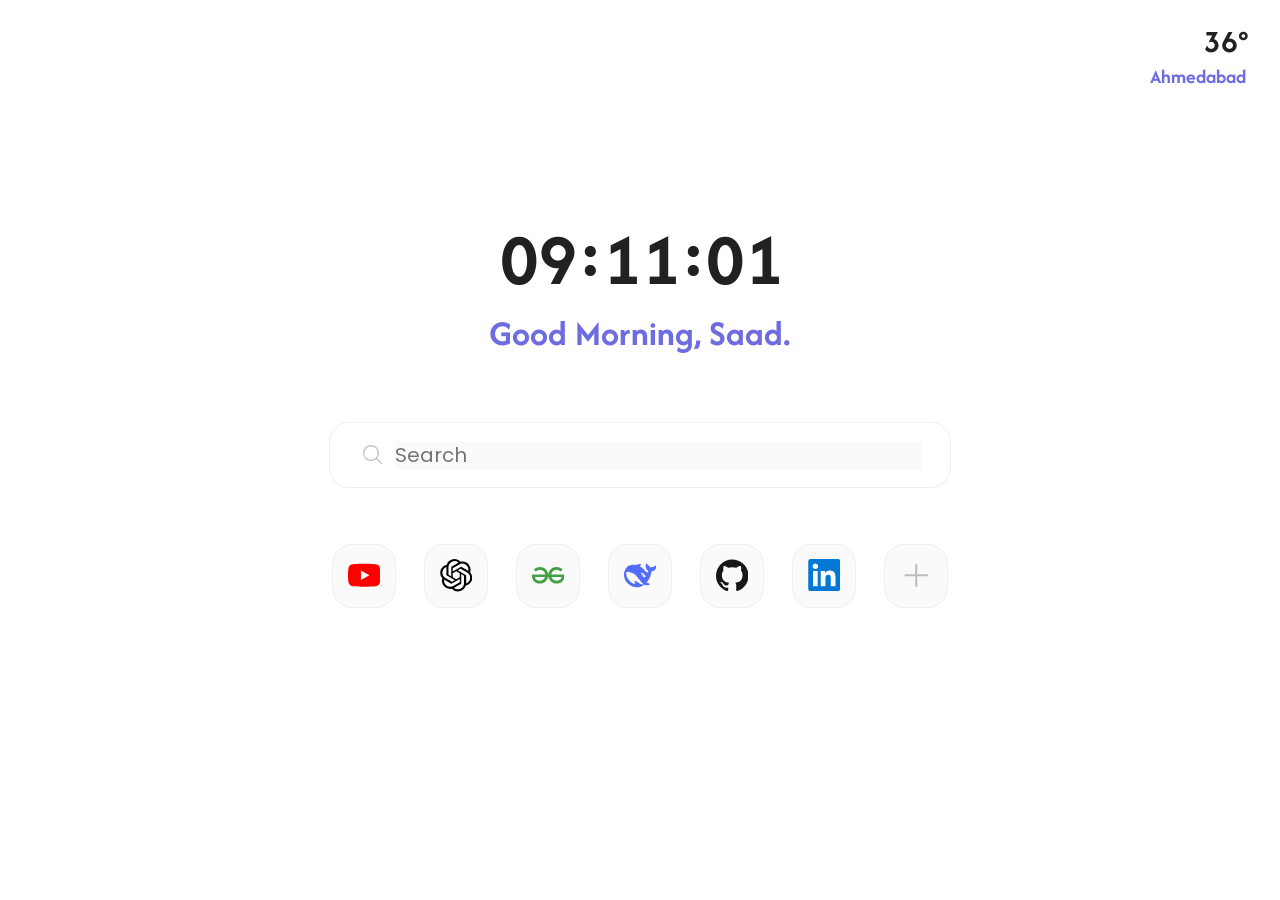
<file: ORIS/HomeWork4/Static/index.html>
<!DOCTYPE html>
    <html lang="en">
        <head>
            <meta charset="UTF-8">
            <link rel="preconnect" href="https://fonts.googleapis.com">
            <link rel="preconnect" href="https://fonts.gstatic.com" crossorigin>
            <link href="https://fonts.googleapis.com/css2?family=Afacad:ital,wght@0,400..700;1,400..700&family=Poppins:ital,wght@0,100;0,200;0,300;0,400;0,500;0,600;0,700;0,800;0,900;1,100;1,200;1,300;1,400;1,500;1,600;1,700;1,800;1,900&display=swap" rel="stylesheet">
        </head>

        <style>
            *{
                box-sizing: border-box;
                margin: 0;
                padding: 0;
            }

            .page-container{

                width: min(100% - 2rem, 1716px);
                height: min(100% - 2rem, 723px);


                display: flex;
                flex-direction: column;
                align-items: center;

                margin: 20px auto;
            }


            .header-main{

                width: min(100% - 2rem, 1658px);
                height: 70px;

                display: flex;
                flex-direction: column;
                align-items: flex-end;
            }

            #header-info-weather{
                width: 44px;
                height: 43px;

                font-family: "Afacad" , sans-serif;
                font-size: 32px;
                font-weight: bold;
                color: #212121;
            }

            #header-info-city{
                width: 98px;
                height: 27px;

                font-family: "Afacad" , sans-serif;
                font-size: 20px;
                font-weight: bold;
                color: #6E6CDF;
            }


            .main-blocks{
                width: min(100% - 2rem, 1716px);
                height: 398px;

                display: flex;
                flex-direction: column;
                align-items: center;

                margin-top: clamp(50px, 13.3vh, 255px);
            }

            .main-head{
                width: 100%;
                height: 157px;

                display: flex;
                flex-direction: column;
                align-items: center;
            }

            #main-info-time
            {
                width: 281px;
                height: 99px;

                font-family: "Afacad" , sans-serif;
                font-size: 74px;
                font-weight: bold;
                color: #212121;
            }

            #main-hello{
                width: fit-content;
                height: 48px;

                font-family: "Afacad" , sans-serif;
                font-size: 36px;
                font-weight: bold;
                color: #6E6CDF;
            }

            .main-botton{
                width: 622px;
                height: 186px;

                display: flex;
                flex-direction: column;
                align-items: center;

                margin-top: 56px;
                gap: 56px;
            }

            #main-botton-search{
                width: 100%;
                height: 66px;

                display: flex;
                align-items: center;

                gap: 9px;
                padding: 19px 28px 19px 28px;

                border-radius: 20px;
                border: 1.16px solid #EEEEEE;
            }

            #main-botton-search-icon-div{
                width: 28px;
                height: 28px;
                display: flex;

                align-items: center;
                justify-content: center;
            }

            #icon-search{
                width: 19px;
                height: 19px;
                fill: #BDBDBD;
            }

            #input-search{
                flex: 1;
                height: 28px;

                display: flex;
                align-items: center;

                font-family: "Poppins" , sans-serif;
                font-size: 20px;
                font-weight: normal;

                color: #9E9E9E;
                background-color: #FAFAFA;
                border: none;
            }

            #input-search:focus{
                color: #212121;
                outline: none;
            }

            .main-botton-pinnedbottom{
                width: 100%;

                display: flex;
                align-items: center;
                justify-content: center;

                gap: 28px;

            }

            .dashboard-pinnedbottom{
                width: 64px;
                height: 64px;
                
                cursor: pointer;
                
                display: flex;
                justify-content: center;
                align-items: center;

                border-radius: 20px;
                border: 1.16px solid #EEEEEE;
                background-color: #FAFAFA;
            }

            .dashboard-pinnedbottom svg{
                width: 32.5px;
                height: 32.5px;
            }

        </style>

        <body>

            <div class="page-container">
                <header class="header-main">

                    <div id="header-info-weather">
                        36°
                    </div>
                    <div id="header-info-city">
                        Ahmedabad
                    </div>

                </header>

                <main class="main-blocks">

                    <div class="main-head">
                        <div id="main-info-time">
                            09:11:01
                        </div>

                        <div id="main-hello">
                            Good Morning, Saad.
                        </div>
                    </div>

                    <div class="main-botton">

                        <div id="main-botton-search">

                            <div id="main-botton-search-icon-div">
                                <svg id="icon-search"
                                    xmlns="http://www.w3.org/2000/svg"
                                    viewBox="-0.04 0 31.793 31.793">

                                    <g transform="translate(-609.503 -130.759)">
                                        <path d="M622.914,132.759a11.41,11.41,0,1,1-11.411,11.41,11.424,11.424,0,0,1,11.411-11.41m0-2a13.41,13.41,0,1,0,13.41,13.41,13.41,13.41,0,0,0-13.41-13.41Z"/>

                                        <path d="M640.208,162.552a1,1,0,0,1-.707-.292L631.64,154.4a1,1,0,1,1,1.414-1.414l7.861,7.86a1,1,0,0,1-.707,1.707Z"/>
                                    </g>
                                </svg>
                            </div>

                            <input
                                id="input-search"
                                type="text"
                                placeholder="Search">
                        </div>

                        <div class="main-botton-pinnedbottom">

                            <button type = "button" class="dashboard-pinnedbottom" aria-label="YouTube">
                                <svg id="icon-youtube"
                                        viewBox="0 0 24 24"
                                        xmlns="http://www.w3.org/2000/svg">
                                    <path d="M23.498 6.186a3.016 3.016 0 0 0-2.122-2.136C19.505 3.545 12 3.545 12 3.545s-7.505 0-9.377.505A3.017 3.017 0 0 0 .502 6.186C0 8.07 0 12 0 12s0 3.93.502 5.814a3.016 3.016 0 0 0 2.122 2.136c1.871.505 9.376.505 9.376.505s7.505 0 9.377-.505a3.015 3.015 0 0 0 2.122-2.136C24 15.93 24 12 24 12s0-3.93-.502-5.814zM9.545 15.568V8.432L15.818 12l-6.273 3.568z" fill="#FF0000"/>
                                </svg>
                            </button>

                            <button type = "button" class="dashboard-pinnedbottom" aria-label="ChatGPT">
                                <svg id="icon-chatgpt"
                                     viewBox="0 0 256 260"
                                     xmlns="http://www.w3.org/2000/svg">
                                    <path d="M239.184 106.203a64.716 64.716 0 0 0-5.576-53.103C219.452 28.459 191 15.784 163.213 21.74A65.586 65.586 0 0 0 52.096 45.22a64.716 64.716 0 0 0-43.23 31.36c-14.31 24.602-11.061 55.634 8.033 76.74a64.665 64.665 0 0 0 5.525 53.102c14.174 24.65 42.644 37.324 70.446 31.36a64.72 64.72 0 0 0 48.754 21.744c28.481.025 53.714-18.361 62.414-45.481a64.767 64.767 0 0 0 43.229-31.36c14.137-24.558 10.875-55.423-8.083-76.483Zm-97.56 136.338a48.397 48.397 0 0 1-31.105-11.255l1.535-.87 51.67-29.825a8.595 8.595 0 0 0 4.247-7.367v-72.85l21.845 12.636c.218.111.37.32.409.563v60.367c-.056 26.818-21.783 48.545-48.601 48.601Zm-104.466-44.61a48.345 48.345 0 0 1-5.781-32.589l1.534.921 51.722 29.826a8.339 8.339 0 0 0 8.441 0l63.181-36.425v25.221a.87.87 0 0 1-.358.665l-52.335 30.184c-23.257 13.398-52.97 5.431-66.404-17.803ZM23.549 85.38a48.499 48.499 0 0 1 25.58-21.333v61.39a8.288 8.288 0 0 0 4.195 7.316l62.874 36.272-21.845 12.636a.819.819 0 0 1-.767 0L41.353 151.53c-23.211-13.454-31.171-43.144-17.804-66.405v.256Zm179.466 41.695-63.08-36.63L161.73 77.86a.819.819 0 0 1 .768 0l52.233 30.184a48.6 48.6 0 0 1-7.316 87.635v-61.391a8.544 8.544 0 0 0-4.4-7.213Zm21.742-32.69-1.535-.922-51.619-30.081a8.39 8.39 0 0 0-8.492 0L99.98 99.808V74.587a.716.716 0 0 1 .307-.665l52.233-30.133a48.652 48.652 0 0 1 72.236 50.391v.205ZM88.061 139.097l-21.845-12.585a.87.87 0 0 1-.41-.614V65.685a48.652 48.652 0 0 1 79.757-37.346l-1.535.87-51.67 29.825a8.595 8.595 0 0 0-4.246 7.367l-.051 72.697Zm11.868-25.58 28.138-16.217 28.188 16.218v32.434l-28.086 16.218-28.188-16.218-.052-32.434Z"/>
                                </svg>
                            </button>

                            <button type = "button" class="dashboard-pinnedbottom" aria-label="GeeksforGeeks">
                                <svg id="icon-geeksforgeeks"
                                     viewBox="0 0 24 24"
                                     xmlns="http://www.w3.org/2000/svg">
                                    <path d="M21.45 14.315c-.143.28-.334.532-.565.745a3.691 3.691 0 0 1-1.104.695 4.51 4.51 0 0 1-3.116-.016 3.79 3.79 0 0 1-2.135-2.078 3.571 3.571 0 0 1-.13-.353h7.418a4.26 4.26 0 0 1-.368 1.008zm-11.99-.654a3.793 3.793 0 0 1-2.134 2.078 4.51 4.51 0 0 1-3.117.016 3.7 3.7 0 0 1-1.104-.695 2.652 2.652 0 0 1-.564-.745 4.221 4.221 0 0 1-.368-1.006H9.59c-.038.12-.08.238-.13.352zm14.501-1.758a3.849 3.849 0 0 0-.082-.475l-9.634-.008a3.932 3.932 0 0 1 1.143-2.348c.363-.35.79-.625 1.26-.809a3.97 3.97 0 0 1 4.484.957l1.521-1.49a5.7 5.7 0 0 0-1.922-1.357 6.283 6.283 0 0 0-2.544-.49 6.35 6.35 0 0 0-2.405.457 6.007 6.007 0 0 0-1.963 1.276 6.142 6.142 0 0 0-1.325 1.94 5.862 5.862 0 0 0-.466 1.864h-.063a5.857 5.857 0 0 0-.467-1.865 6.13 6.13 0 0 0-1.325-1.939A6 6 0 0 0 8.21 6.34a6.698 6.698 0 0 0-4.949.031A5.708 5.708 0 0 0 1.34 7.73l1.52 1.49a4.166 4.166 0 0 1 4.484-.958c.47.184.898.46 1.26.81.368.36.66.792.859 1.268.146.344.242.708.285 1.08l-9.635.008A4.714 4.714 0 0 0 0 12.457a6.493 6.493 0 0 0 .345 2.127 4.927 4.927 0 0 0 1.08 1.783c.528.56 1.17 1 1.88 1.293a6.454 6.454 0 0 0 2.504.457c.824.005 1.64-.15 2.404-.457a5.986 5.986 0 0 0 1.964-1.277 6.116 6.116 0 0 0 1.686-3.076h.273a6.13 6.13 0 0 0 1.686 3.077 5.99 5.99 0 0 0 1.964 1.276 6.345 6.345 0 0 0 2.405.457 6.45 6.45 0 0 0 2.502-.457 5.42 5.42 0 0 0 1.882-1.293 4.928 4.928 0 0 0 1.08-1.783A6.52 6.52 0 0 0 24 12.457a4.757 4.757 0 0 0-.039-.554z" fill="#43A047"/>
                                </svg>
                            </button>

                            <button type = "button" class="dashboard-pinnedbottom" aria-label="DeepSeek">
                                <svg id="icon-deepseek"
                                     viewBox="0 0 24 24"
                                     xmlns="http://www.w3.org/2000/svg">
                                    <path d="M23.748 4.651c-.254-.124-.364.113-.512.233-.051.04-.094.09-.137.137-.372.397-.806.657-1.373.626-.829-.046-1.537.214-2.163.848-.133-.782-.575-1.248-1.247-1.548-.352-.155-.708-.311-.955-.65-.172-.24-.219-.509-.305-.774-.055-.16-.11-.323-.293-.35-.2-.031-.278.136-.356.276-.313.572-.434 1.202-.422 1.84.027 1.436.633 2.58 1.838 3.393.137.094.172.187.129.323-.082.28-.18.553-.266.833-.055.179-.137.218-.328.14a5.5 5.5 0 0 1-1.737-1.179c-.857-.828-1.631-1.743-2.597-2.46a12 12 0 0 0-.689-.47c-.985-.957.13-1.743.387-1.836.27-.098.094-.433-.778-.428-.872.003-1.67.295-2.687.685a3 3 0 0 1-.465.136 9.6 9.6 0 0 0-2.883-.101c-1.885.21-3.39 1.1-4.497 2.622C.082 8.776-.231 10.854.152 13.02c.403 2.284 1.568 4.175 3.36 5.653 1.857 1.533 3.997 2.284 6.438 2.14 1.482-.085 3.132-.284 4.994-1.86.47.234.962.328 1.78.398.629.058 1.235-.031 1.705-.129.735-.155.684-.836.418-.961-2.155-1.004-1.682-.595-2.112-.926 1.095-1.295 2.768-3.598 3.284-6.733.05-.346.115-.834.108-1.114-.004-.171.035-.238.23-.257a4.2 4.2 0 0 0 1.545-.475c1.397-.763 1.96-2.016 2.093-3.517.02-.23-.004-.467-.247-.588M11.58 18.168c-2.088-1.642-3.101-2.183-3.52-2.16-.39.024-.32.472-.234.763.09.288.207.487.371.74.114.167.192.416-.113.603-.673.416-1.842-.14-1.897-.168-1.361-.801-2.5-1.86-3.301-3.306-.775-1.393-1.225-2.888-1.299-4.482-.02-.385.094-.522.477-.592a4.7 4.7 0 0 1 1.53-.038c2.131.311 3.946 1.264 5.467 2.774.868.86 1.525 1.887 2.202 2.89.72 1.066 1.494 2.082 2.48 2.915.348.291.626.513.892.677-.802.09-2.14.109-3.055-.615zm1.001-6.44a.306.306 0 0 1 .415-.287.3.3 0 0 1 .113.074.3.3 0 0 1 .086.214c0 .17-.136.307-.308.307a.303.303 0 0 1-.306-.307m3.11 1.596c-.2.081-.4.151-.591.16a1.25 1.25 0 0 1-.798-.254c-.274-.23-.47-.358-.551-.758a1.7 1.7 0 0 1 .015-.588c.07-.327-.007-.537-.238-.727-.188-.156-.426-.199-.689-.199a.6.6 0 0 1-.254-.078.253.253 0 0 1-.114-.358 1 1 0 0 1 .192-.21c.356-.202.767-.136 1.146.016.352.144.618.408 1.001.782.392.451.462.576.685.915.176.264.336.536.446.848.066.194-.02.353-.25.45" fill="#536DFE"/>
                                </svg>
                            </button>

                            <button type = "button" class="dashboard-pinnedbottom" aria-label="GitHub">
                                <svg id = "icon-github"
                                     viewBox="0 0 24 24"
                                     xmlns="http://www.w3.org/2000/svg">
                                    <path d="M12 .297c-6.63 0-12 5.373-12 12 0 5.303 3.438 9.8 8.205 11.385.6.113.82-.258.82-.577 0-.285-.01-1.04-.015-2.04-3.338.724-4.042-1.61-4.042-1.61C4.422 18.07 3.633 17.7 3.633 17.7c-1.087-.744.084-.729.084-.729 1.205.084 1.838 1.236 1.838 1.236 1.07 1.835 2.809 1.305 3.495.998.108-.776.417-1.305.76-1.605-2.665-.3-5.466-1.332-5.466-5.93 0-1.31.465-2.38 1.235-3.22-.135-.303-.54-1.523.105-3.176 0 0 1.005-.322 3.3 1.23.96-.267 1.98-.399 3-.405 1.02.006 2.04.138 3 .405 2.28-1.552 3.285-1.23 3.285-1.23.645 1.653.24 2.873.12 3.176.765.84 1.23 1.91 1.23 3.22 0 4.61-2.805 5.625-5.475 5.92.42.36.81 1.096.81 2.22 0 1.606-.015 2.896-.015 3.286 0 .315.21.69.825.57C20.565 22.092 24 17.592 24 12.297c0-6.627-5.373-12-12-12" fill="#181717"/>
                                </svg>
                            </button>

                            <button type = "button" class="dashboard-pinnedbottom" aria-label="LinkedIn">
                                <svg id="icon-linkedin"
                                     xmlns="http://www.w3.org/2000/svg"
                                     viewBox="0 0 256 260">
                                    <path d="M218.123 218.127h-37.931v-59.403c0-14.165-.253-32.4-19.728-32.4-19.756 0-22.779 15.434-22.779 31.369v60.43h-37.93V95.967h36.413v16.694h.51a39.907 39.907 0 0 1 35.928-19.733c38.445 0 45.533 25.288 45.533 58.186l-.016 67.013ZM56.955 79.27c-12.157.002-22.014-9.852-22.016-22.009-.002-12.157 9.851-22.014 22.008-22.016 12.157-.003 22.014 9.851 22.016 22.008A22.013 22.013 0 0 1 56.955 79.27m18.966 138.858H37.95V95.967h37.97v122.16ZM237.033.018H18.89C8.58-.098.125 8.161-.001 18.471v219.053c.122 10.315 8.576 18.582 18.89 18.474h218.144c10.336.128 18.823-8.139 18.966-18.474V18.454c-.147-10.33-8.635-18.588-18.966-18.453" fill="#0078D4"/>
                                </svg>
                            </button>

                            <button type = "button" class="dashboard-pinnedbottom" aria-label="Plus">
                                <svg id="icon-plus"
                                     viewBox="0 0 24 24" xmlns="http://www.w3.org/2000/svg">
                                    <path d="M4 12H20M12 4V20" stroke="#BDBDBD" stroke-width="1.5" stroke-linecap="round" stroke-linejoin="round"/>
                                </svg>
                            </button>
                        </div>
                    </div>
                </main>
            </div>
        </body>
    </html>
</file>
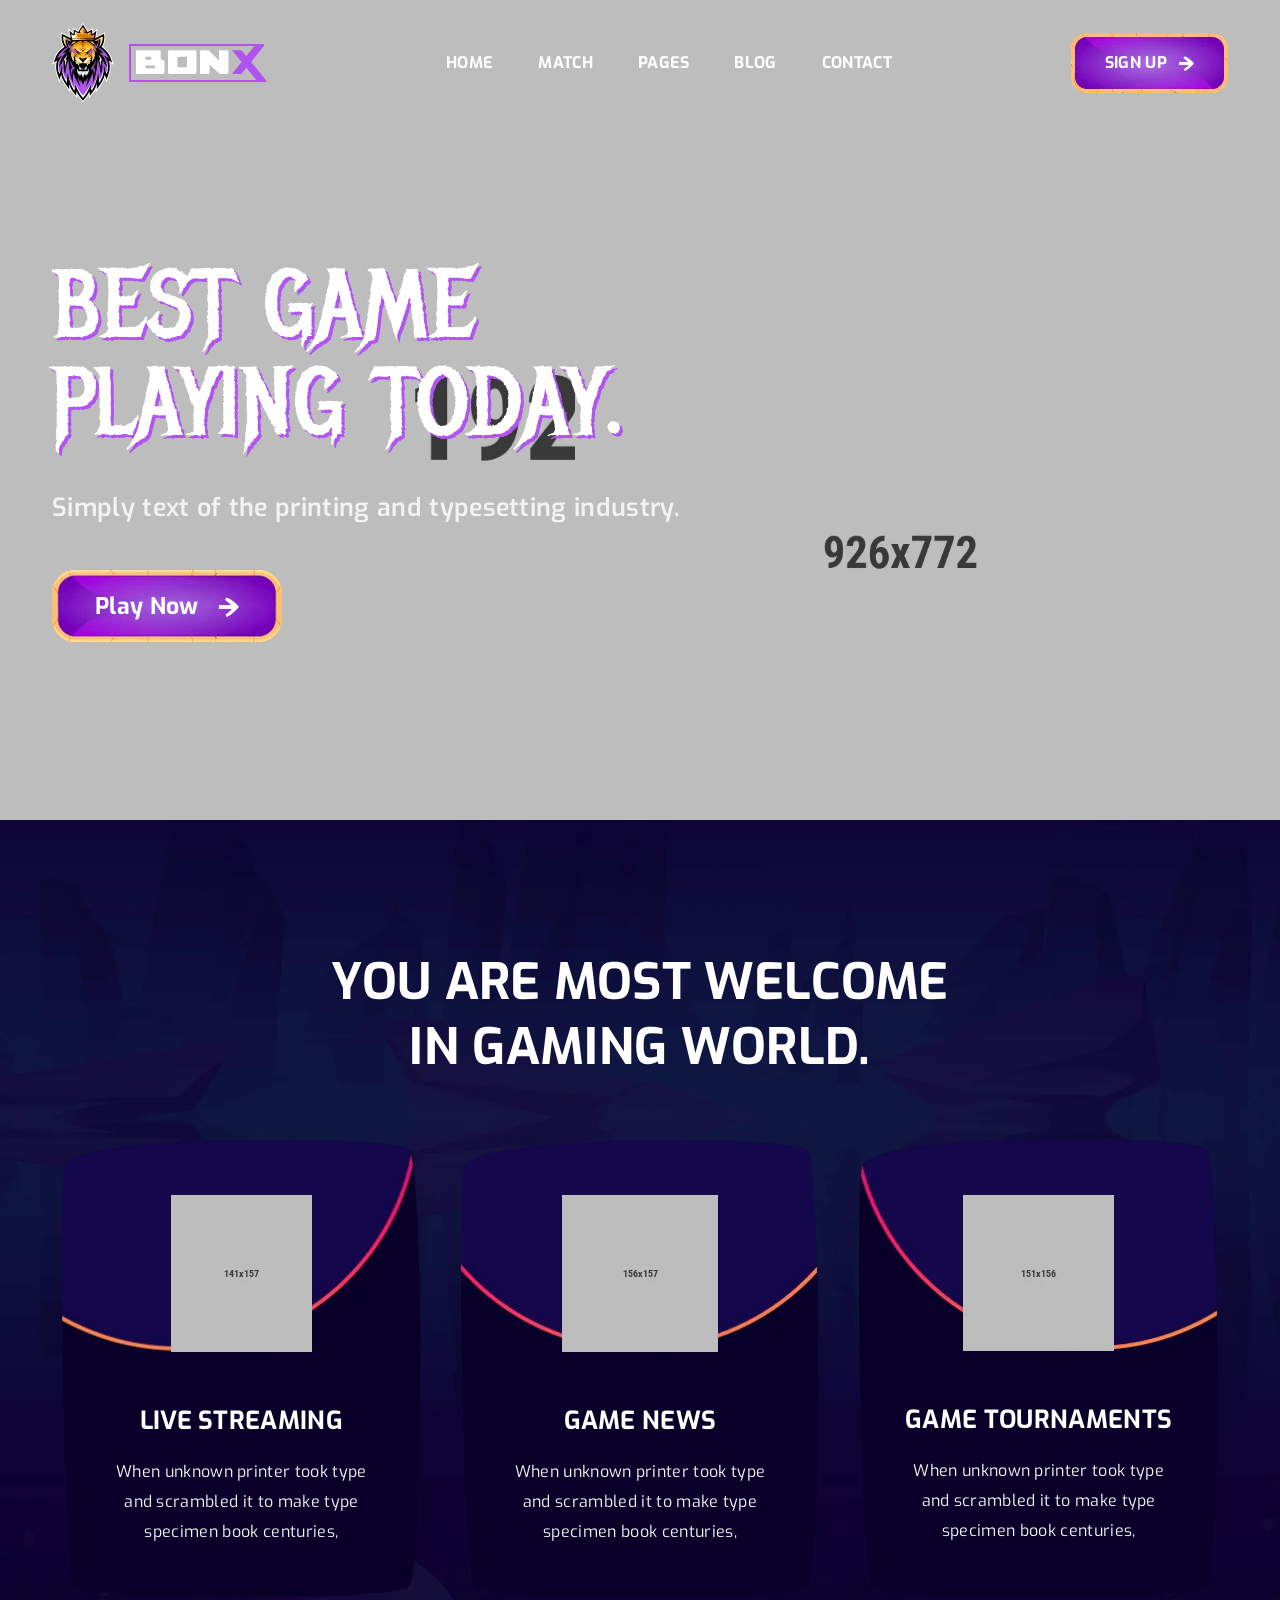
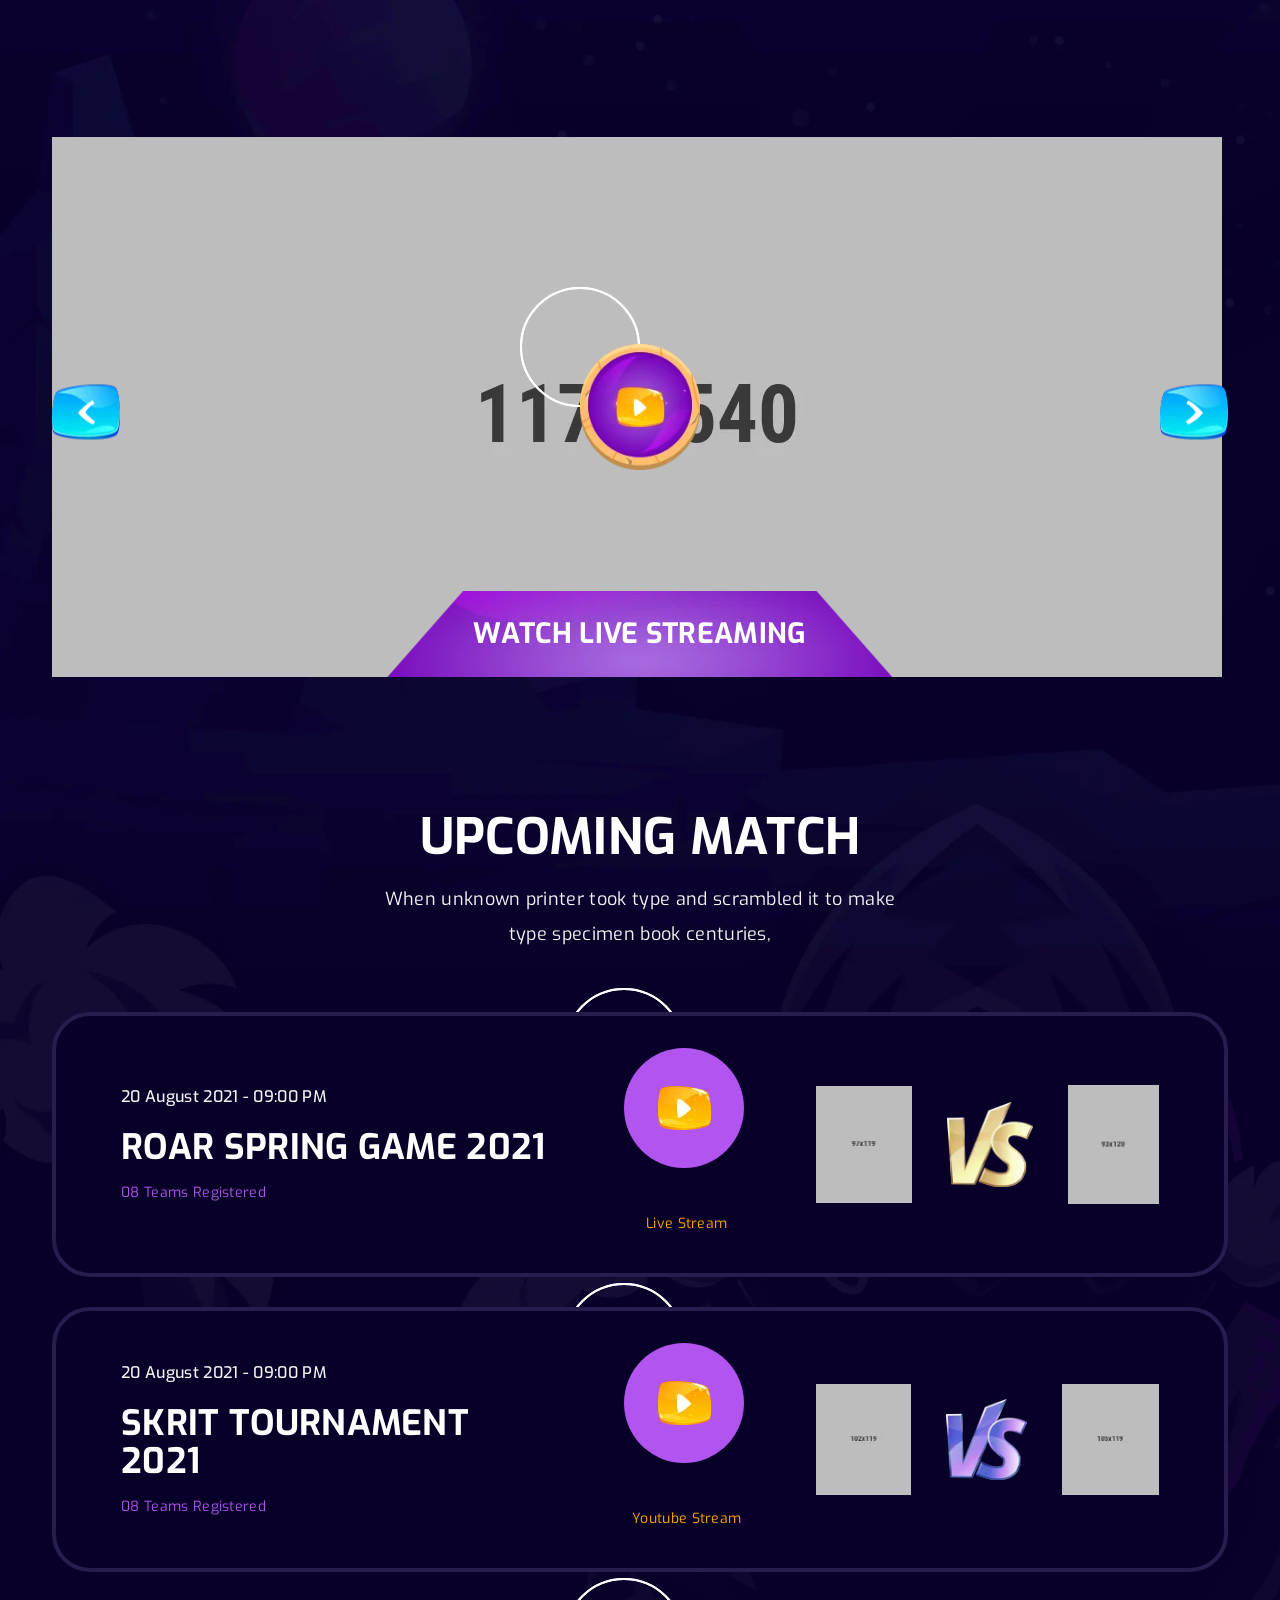
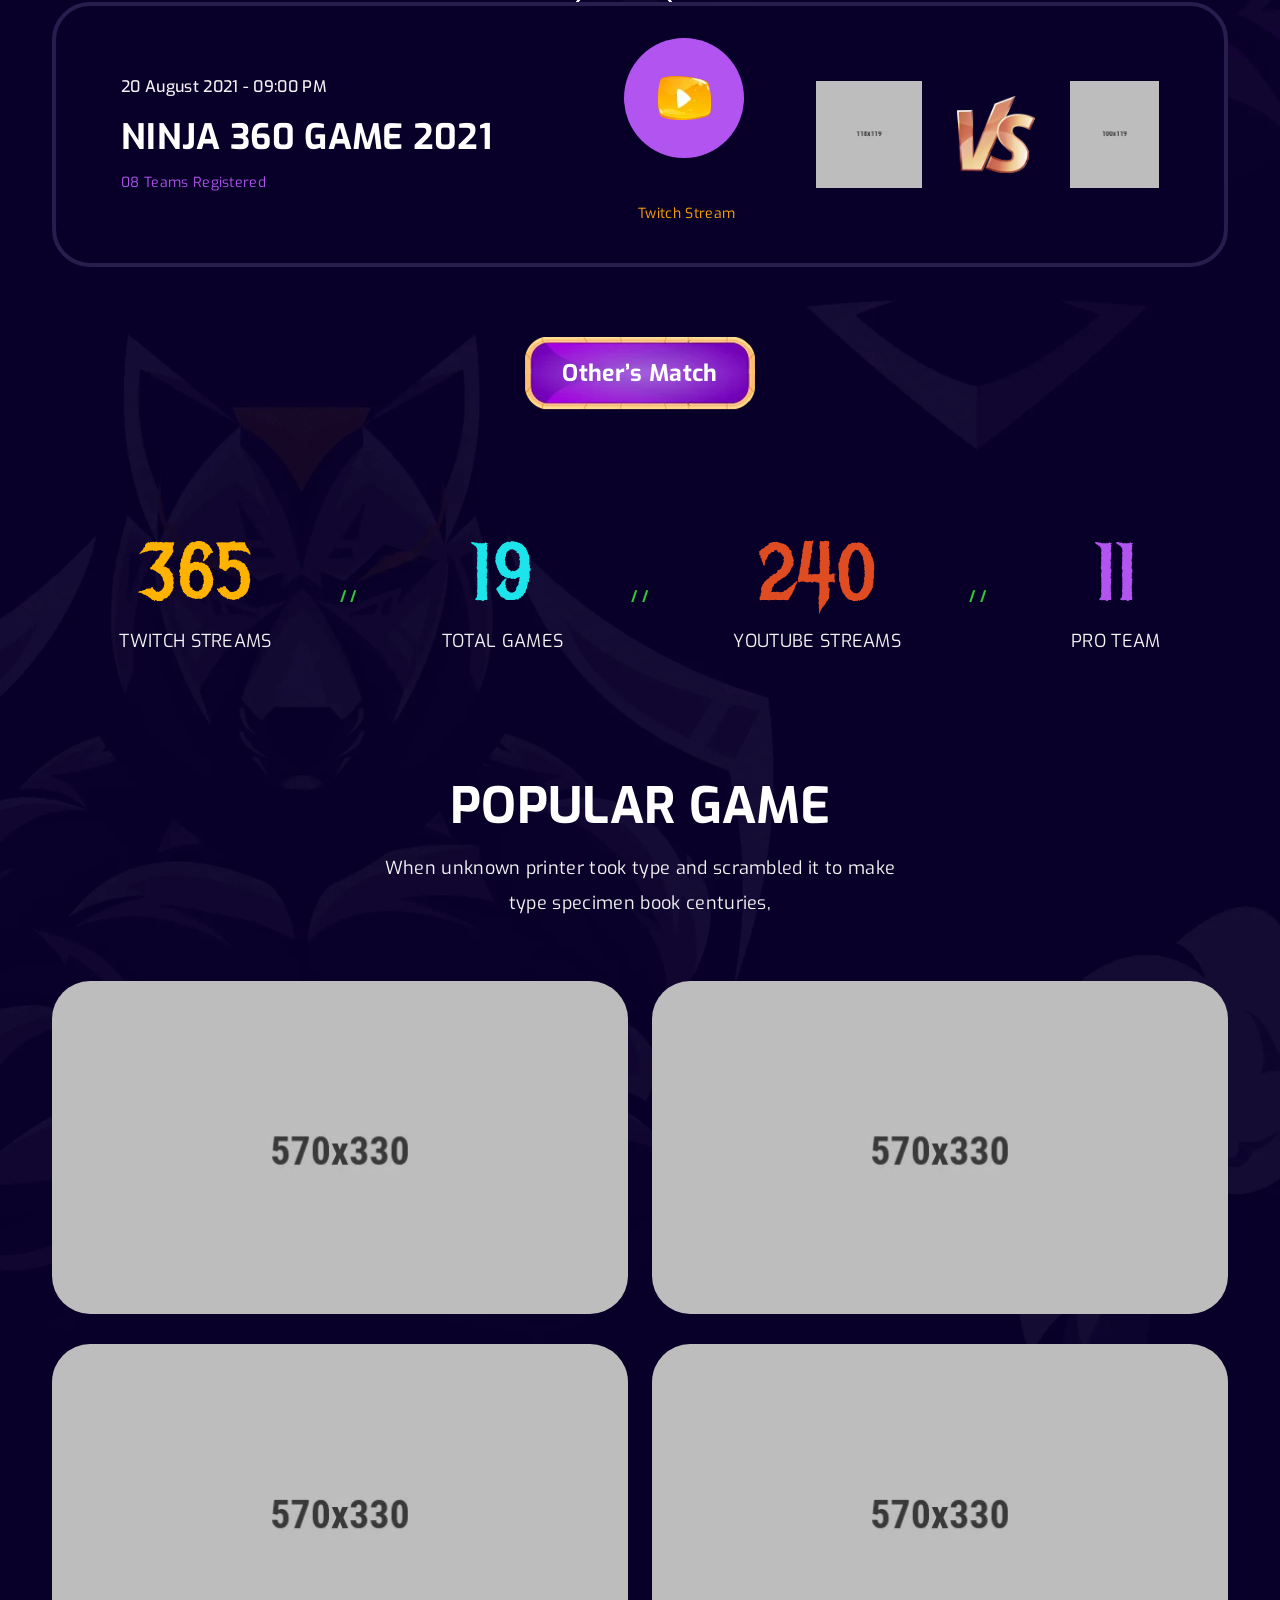
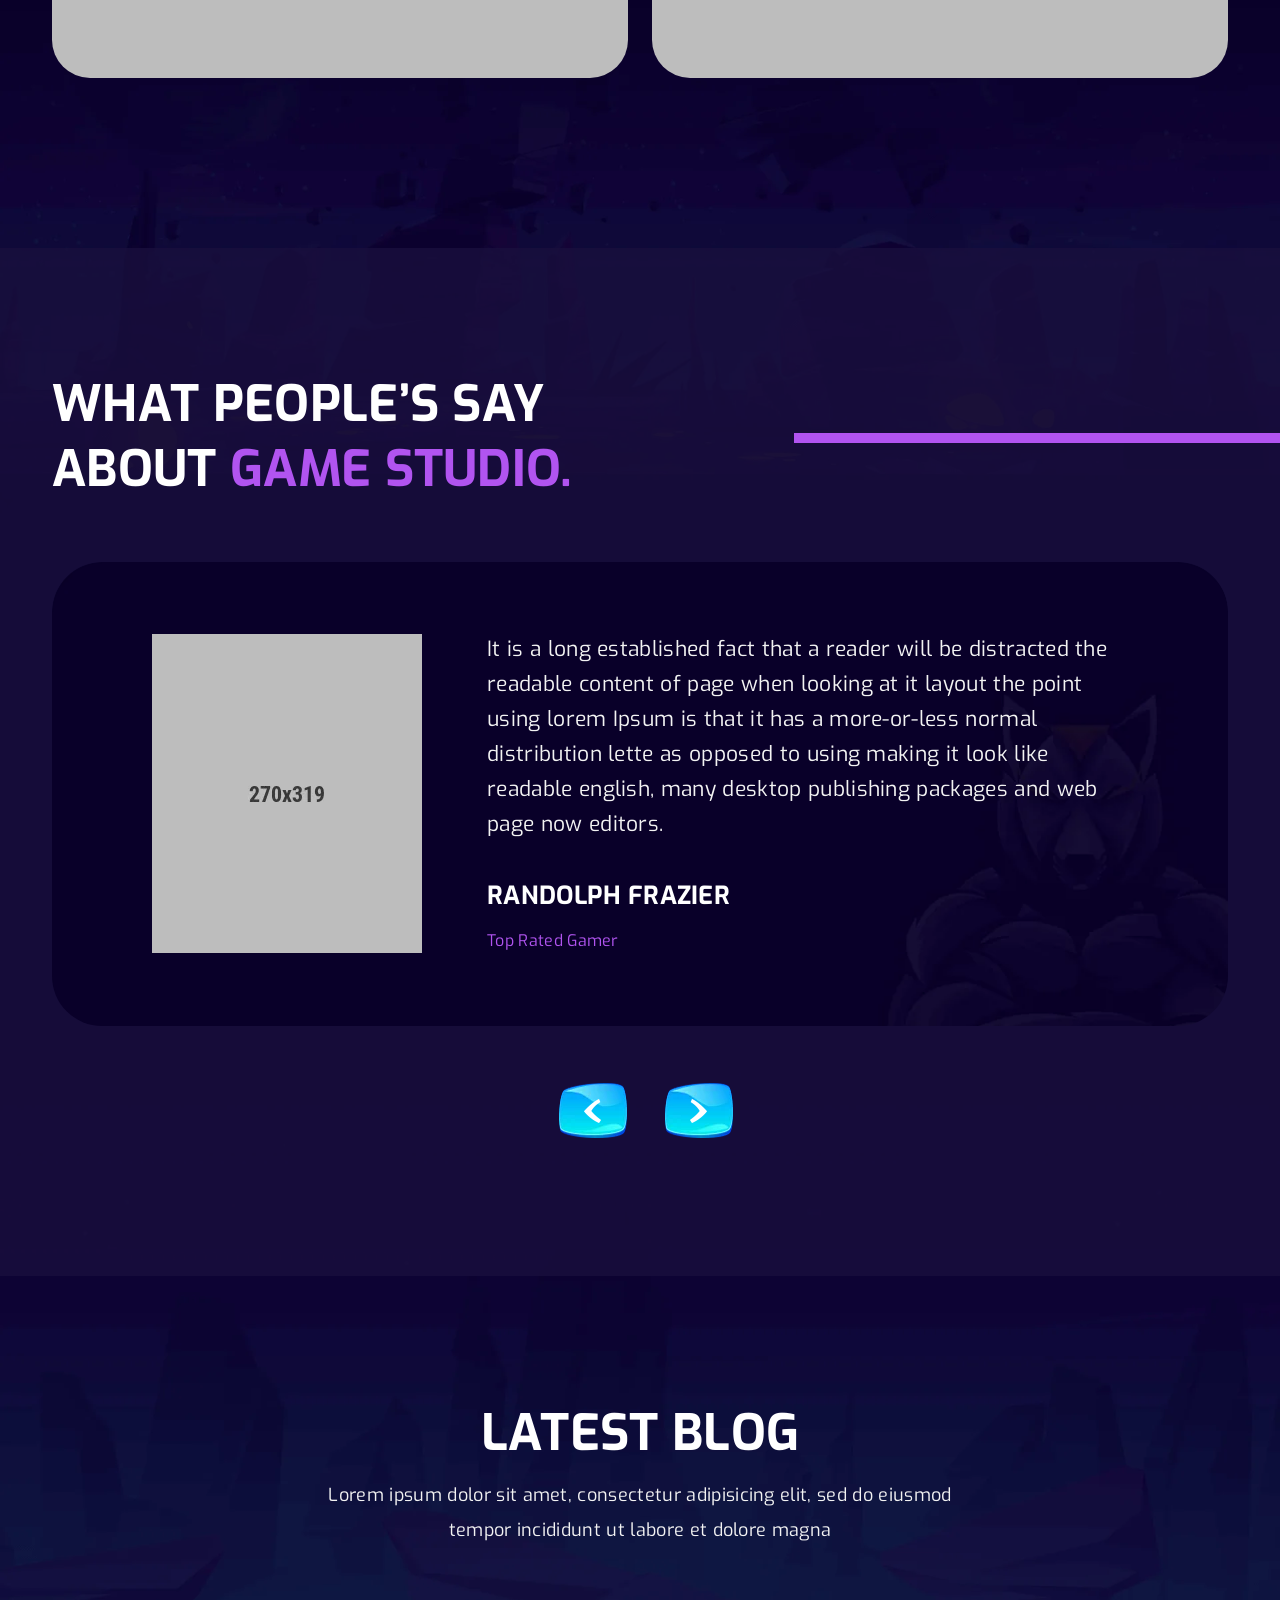
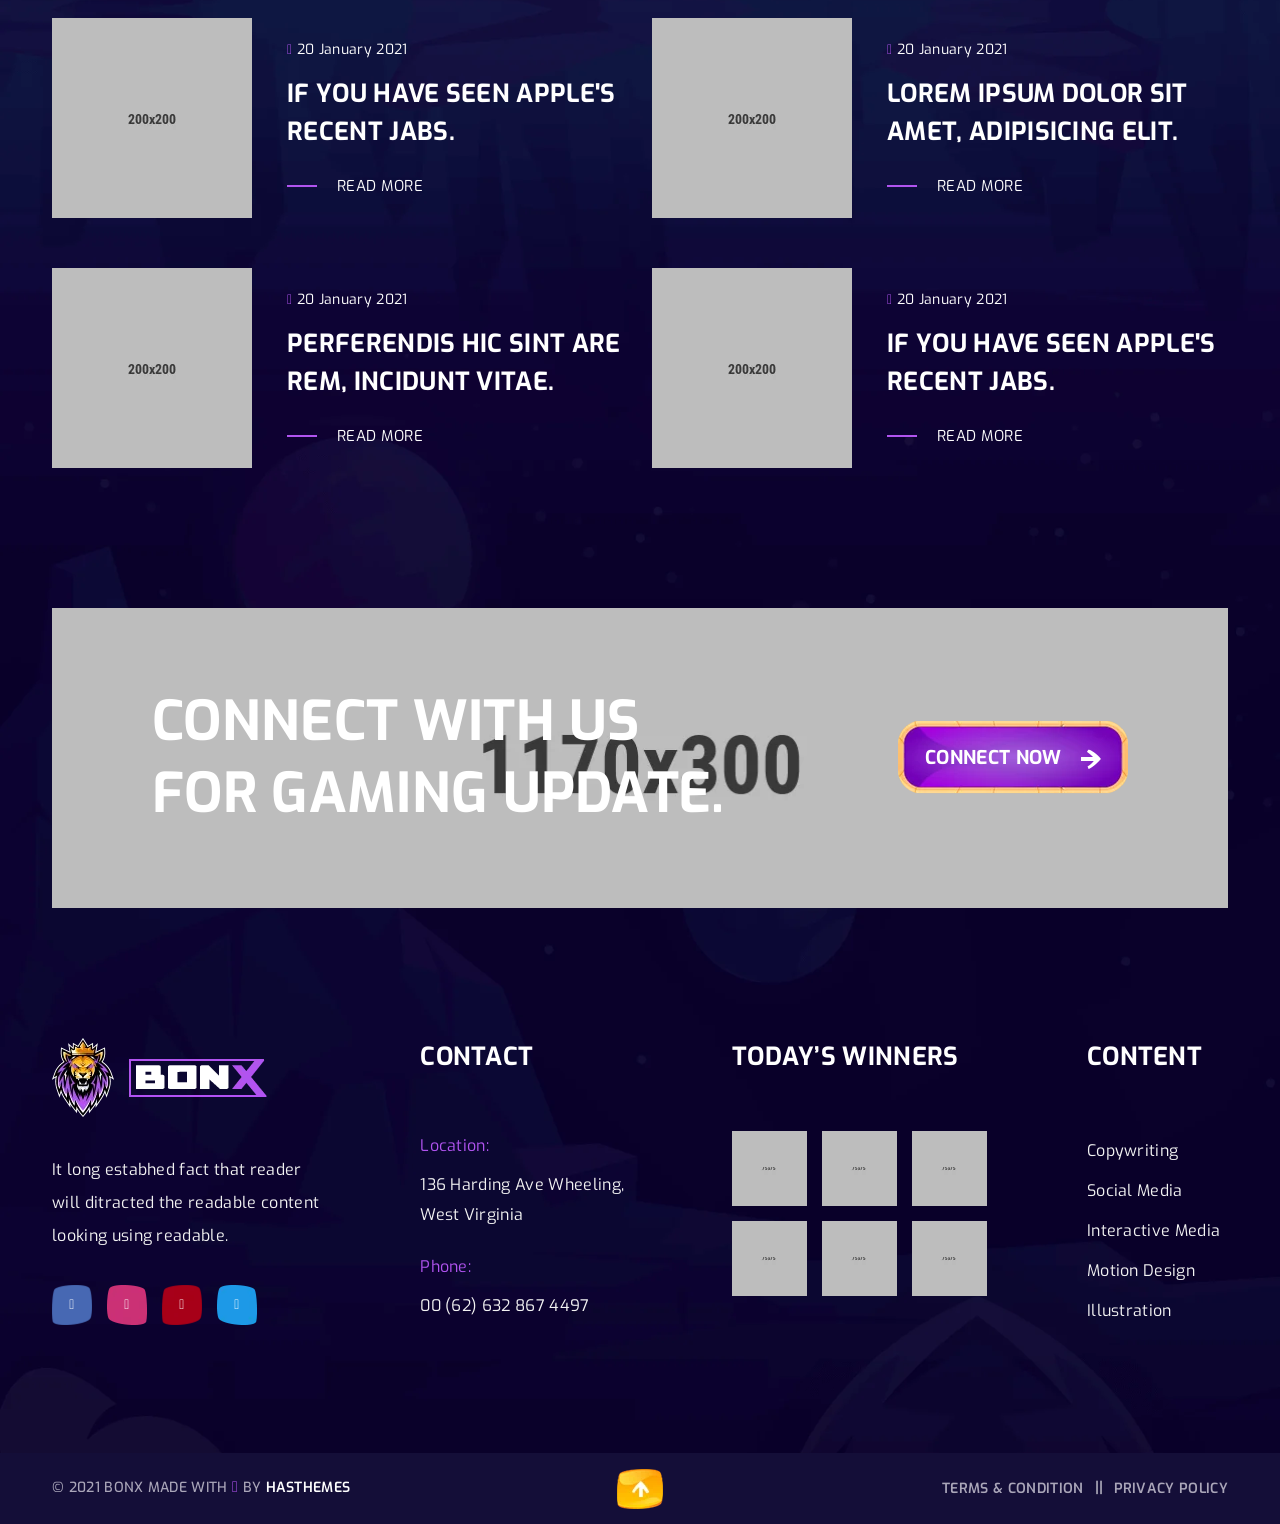
<file: ORIS/HomeWork4/Static/bonx/index.html>
<!doctype html>
<html class="no-js" lang="en">

<head>
    <meta charset="utf-8">
    <meta http-equiv="x-ua-compatible" content="ie=edge">
    <title>Bonx - Gaming Website Template HTML Version</title>
    <meta name="description" content="240+ Best Bootstrap Templates are available on this website. Find your template for your project compatible with the most popular HTML library in the world."/>
    <meta name="viewport" content="width=device-width, initial-scale=1">
    
    <!-- Add site Favicon -->
    <link rel="shortcut icon" href="assets/img/favicon.ico" type="image/png">

    <!-- CSS 
    ========================= -->
    <link rel="preconnect" href="https://fonts.googleapis.com">
    <link rel="preconnect" href="https://fonts.gstatic.com" crossorigin>
    <link href="https://fonts.googleapis.com/css2?family=Exo:ital,wght@0,100;0,200;0,300;0,400;0,500;0,600;0,700;0,800;0,900;1,100;1,200;1,300;1,400;1,500;1,600;1,700;1,800;1,900&family=Metal+Mania&display=swap" rel="stylesheet">

    <link rel="stylesheet" href="assets/css/vendor/bootstrap.min.css">
    <link rel="stylesheet" href="assets/css/slick.css">
    <link rel="stylesheet" href="assets/css/icofont.min.css">
    <link rel="stylesheet" href="assets/css/animate.css">
    <link rel="stylesheet" href="assets/css/nice-select.css">
    <link rel="stylesheet" href="assets/css/magnific-popup.css">
    <!-- Main Style CSS -->
    <link rel="stylesheet" href="assets/css/style.css">
</head>

<body class="body__bg" data-bgimg="assets/img/bg/body-bg.webp">
   
  
     <!--offcanvas menu area start-->
     <div class="body_overlay">
                
    </div>
    <div class="offcanvas_menu">
        <div class="container">
            <div class="row">
                <div class="col-12">
                    <div class="offcanvas_menu_wrapper">
                        <div class="canvas_close">
                            <a href="javascript:void(0)"><i class="icofont-close"></i></a>  
                        </div>
                        <div id="menu" class="text-left ">
                            <ul class="offcanvas_main_menu">
                                <li class="menu-item-has-children active">
                                    <a href="index.html">Home</a>
                                </li>
                                <li class="menu-item-has-children"><a href="#">Match</a>
                                    <ul class="sub-menu">
                                        <li><a href="match.html">Match Page</a></li>
                                        <li><a href="match-details.html">Match Details</a></li>
                                    </ul>
                                </li>
                                <li class="menu-item-has-children"><a href="#">Pages</a>
                                    <ul class="sub-menu">
                                        <li><a href="about.html">About Us</a></li>
                                        <li><a href="all-game.html">All Game</a></li>
                                        <li><a href="game-details.html">Game Details</a></li>
                                        <li><a href="faq.html">Faq Page</a></li>
                                        <li><a href="players.html">Players</a></li>
                                        <li><a href="player-details.html">Player Details</a></li>
                                        <li><a href="404.html">Error 404</a></li>
                                    </ul>
                                </li>
                                <li class="menu-item-has-children">
                                    <a href="#">blog</a>
                                    <ul class="sub-menu">
                                        <li><a href="blog-left-sidebar.html">Blog Left Sidebar</a></li>
                                        <li><a href="blog-right-sidebar.html">Blog Right Sidebar</a></li>
                                        <li><a href="blog-without-sidebar.html">Blog Without Sidebar</a></li>
                                         <li><a href="blog-grid-left-sidebar.html">Blog Grid Left Sidebar</a></li>
                                            <li><a href="blog-grid-right-sidebar.html">Blog Grid Right Sidebar</a></li>
                                        <li><a href="blog-grid-without-sidebar.html">Blog Grid Without Sidebar</a></li>
                                        <li><a href="blog-details-left-sidebar.html">Blog Details Left Sidebar</a></li>
                                        <li><a href="blog-details-right-sidebar.html">Blog Details Right Sidebar</a></li>
                                        <li><a href="blog-details.html">Blog Details</a></li>
                                    </ul>
                                </li>
                                <li class="menu-item-has-children"><a href="contact.html">Contact Us</a></li>
                            </ul>
                        </div>
                    </div>
                </div>
            </div>
        </div>
    </div>
    <!--offcanvas menu area end-->

    <!--header area start-->
    <header class="header_section header_transparent sticky-header">
        <div class="container">
            <div class="row">
                <div class="col-12">
                    <div class="main_header d-flex justify-content-between align-items-center">
                        <div class="header_logo">
                            <a class="sticky_none" href="index.html"><img src="assets/img/logo/logo.webp" alt=""></a>
                        </div>
                        <!--main menu start-->
                        <div class="main_menu d-none d-lg-block"> 
                            <nav>  
                                <ul class="d-flex">
                                    <li><a href="index.html">Home</a></li> 
                                    <li><a href="match.html">Match</a>
                                        <ul class="sub_menu">
                                            <li><a href="match.html">Match Page</a></li>
                                            <li><a href="match-details.html">Match Details</a></li>
                                        </ul>
                                    </li>
                                    <li><a href="#">Pages</a>
                                        <ul class="sub_menu">
                                            <li><a href="about.html">About Us</a></li>
                                            <li><a href="all-game.html">All Game</a></li>
                                            <li><a href="game-details.html">Game Details</a></li>
                                            <li><a href="faq.html">Faq Page</a></li>
                                            <li><a href="players.html">Players</a></li>
                                            <li><a href="player-details.html">Player Details</a></li>
                                            <li><a href="404.html">Error 404</a></li>
                                        </ul>
                                    </li>
                                    <li><a href="blog-left-sidebar.html">blog</a>
                                        <ul class="sub_menu">
                                            <li><a href="blog-left-sidebar.html">Blog Left Sidebar</a></li>
                                            <li><a href="blog-right-sidebar.html">Blog Right Sidebar</a></li>
                                            <li><a href="blog-without-sidebar.html">Blog Without Sidebar</a></li>
                                             <li><a href="blog-grid-left-sidebar.html">Blog Grid Left Sidebar</a></li>
                                            <li><a href="blog-grid-right-sidebar.html">Blog Grid Right Sidebar</a></li>
                                            <li><a href="blog-grid-without-sidebar.html">Blog Grid Without Sidebar</a></li>
                                            <li><a href="blog-details-left-sidebar.html">Blog Details Left Sidebar</a></li>
                                            <li><a href="blog-details-right-sidebar.html">Blog Details Right Sidebar</a></li>
                                            <li><a href="blog-details.html">Blog Details</a></li>
                                        </ul>
                                    </li>
                                    <li><a href="contact.html">Contact</a></li>
                                </ul>  
                            </nav>
                        </div>
                        <!--main menu end-->
                        <div class="header_right_sidebar d-flex align-items-center">
                            <div class="sing_up_btn">
                                <a class="btn btn-link" href="#">SIGN UP <img src="assets/img/icon/arrrow-icon2.webp" alt=""> </a>
                            </div>
                            <div class="canvas_open">
                                <a href="javascript:void(0)"><i class="icofont-navigation-menu"></i></a>
                            </div>
                        </div>
                    </div>
                </div>
            </div>
        </div>
    </header>
    <!--header area end-->

    <!-- page wrapper start -->
    <div class="page_wrapper">

        <!--slide banner section start-->
        <section class="hero_banner_section d-flex align-items-center mb-130" data-bgimg="assets/img/bg/hero-bg1.webp">
            <div class="container">
                <div class="hero_banner_inner">
                    <div class="row align-items-center">
                        <div class="col-12">
                            <div class="hero_content">
                                <h1 class="wow fadeInUp" data-wow-delay="0.1s" data-wow-duration="1.1s">Best Game <br>
                                    Playing Today.</h1>
                                <p class="wow fadeInUp" data-wow-delay="0.2s" data-wow-duration="1.2s">Simply text of the printing and typesetting industry.</p>
                                <a class="btn btn-link wow fadeInUp" data-wow-delay="0.3s" data-wow-duration="1.3s" href="all-game.html">Play Now <img src="assets/img/icon/arrrow-icon.webp" alt=""> </a>
                            </div>
                        </div>
                    </div>
                </div>    
            </div>
            <div class="hero_position_img">
                <img src="assets/img/bg/hero-position-img.webp" alt="">
            </div>
        </section>
        <!--slider area end-->

        <!-- gaming  world section start -->
        <section class="gaming_world_section mb-140">
            <div class="container">
                <div class="section_title text-center wow fadeInUp mb-60" data-wow-delay="0.1s" data-wow-duration="1.1s">
                    <h2>yOU ARE MOST WELCOME <br>
                        IN GAMING WORLD.</h2>
                </div>
                <div class="gaming_world_inner">
                    <div class="row">
                        <div class="col-lg-4 col-md-4 col-sm-6">
                            <div class="single_gaming_world wow fadeInUp" data-bgimg="assets/img/others/gaming-world-bg1.webp" data-wow-delay="0.1s" data-wow-duration="1.1s">
                                <div class="gaming_world_thumb">
                                    <img src="assets/img/others/gaming-world1.webp" alt="">
                                </div>
                                <div class="gaming_world_text">
                                    <h3>Live Streaming</h3>
                                    <p>When unknown printer took
                                        type and scrambled it to make type
                                    specimen book centuries,</p>
                                </div>
                            </div>
                        </div>
                        <div class="col-lg-4 col-md-4 col-sm-6">
                            <div class="single_gaming_world wow fadeInUp" data-bgimg="assets/img/others/gaming-world-bg2.webp" data-wow-delay="0.2s" data-wow-duration="1.2s">
                                <div class="gaming_world_thumb">
                                    <img src="assets/img/others/gaming-world2.webp" alt="">
                                </div>
                                <div class="gaming_world_text">
                                    <h3>Game News</h3>
                                    <p>When unknown printer took
                                        type and scrambled it to make type
                                    specimen book centuries,</p>
                                </div>
                            </div>
                        </div>
                        <div class="col-lg-4 col-md-4 col-sm-6">
                            <div class="single_gaming_world wow fadeInUp" data-bgimg="assets/img/others/gaming-world-bg3.webp" data-wow-delay="0.3s" data-wow-duration="1.3s">
                                <div class="gaming_world_thumb">
                                    <img src="assets/img/others/gaming-world3.webp" alt="">
                                </div>
                                <div class="gaming_world_text">
                                    <h3>Game Tournaments</h3>
                                    <p>When unknown printer took
                                        type and scrambled it to make type
                                    specimen book centuries,</p>
                                </div>
                            </div>
                        </div>
                    </div>
                </div>
            </div>
        </section>
        <!-- gaming  world section end -->

        <!-- gaming video section start -->
        <section class="gaming_video_section mb-118 wow fadeInUp" data-wow-delay="0.1s" data-wow-duration="1.1s">
            <div class="container">
                <div class="row">
                    <div class="col-12">
                        <div class="gaming_video_inner slick_navigation slick__activation" data-slick='{
                            "slidesToShow": 1,
                            "slidesToScroll": 1,
                            "arrows": true,
                            "dots": false,
                            "autoplay": false,
                            "speed": 300,
                            "infinite": true ,  
                            "responsive":[ 
                            {"breakpoint":500, "settings": { "slidesToShow": 1 } }  
                            ]                                                     
                        }'>
                            <div class="gaming_video_thumb">
                                <img src="assets/img/bg/gaming-bg1.webp" alt="">
                                <div class="gaming_video_paly_icon">
                                    <a class="video_popup" href="https://www.youtube.com/watch?v=eS9Qm4AOOBY"><img src="assets/img/others/play-btn.webp" alt=""></a>
                                </div>
                                <div class="live_streaming_text">
                                    <h3>Watch Live Streaming</h3>
                                </div>
                            </div>
                            <div class="gaming_video_thumb">
                                <img src="assets/img/bg/gaming-bg1.webp" alt="">
                                <div class="gaming_video_paly_icon">
                                    <a class="video_popup" href="https://www.youtube.com/watch?v=eS9Qm4AOOBY"><img src="assets/img/others/play-btn.webp" alt=""></a>
                                </div>
                                <div class="live_streaming_text">
                                    <h3>Watch Live Streaming</h3>
                                </div>
                            </div>
                        </div>
                    </div>
                </div>
            </div>
        </section>
        <!-- gaming video section end -->

        <!-- upcoming gaming section start -->
        <section class="upcoming_gaming_section mb-125">
            <div class="container">
                <div class="section_title text-center wow fadeInUp mb-60" data-wow-delay="0.1s" data-wow-duration="1.1s">
                    <h2>Upcoming Match</h2>
                    <p>When unknown printer took type and scrambled it to make <br>
                        type specimen book centuries,</p>
                </div>
                <div class="upcoming_gaming_inner">
                    <div class="upcoming_gaming_list wow fadeInUp d-flex justify-content-between align-items-center mb-30" data-wow-delay="0.1s" data-wow-duration="1.1s">
                        <div class="upcoming_gaming_text">
                            <p>20 August 2021  -  09:00 PM</p>
                            <h3><a href="match-details.html">Roar Spring Game 2021</a></h3>
                            <span>08 Teams Registered</span>
                        </div>
                        <div class="upcoming_play_video text-center">
                            <a class="video_popup" href="https://www.youtube.com/watch?v=eS9Qm4AOOBY"><img src="assets/img/others/play-btn2.webp" alt=""></a> <br>
                            <span>Live Stream</span>
                        </div>
                        <div class="upcoming_gaming_thumb d-flex align-items-center">
                            <div class="single_upcoming_thumb">
                                <img src="assets/img/others/upcoming-game-thumb1.webp" alt="">
                            </div>
                            <div class="single_upcoming_thumb">
                                <img src="assets/img/others/game-vs1.webp" alt="">
                            </div>
                            <div class="single_upcoming_thumb">
                                <img src="assets/img/others/upcoming-game-thumb2.webp" alt="">
                            </div>
                        </div>
                    </div> 
                    <div class="upcoming_gaming_list wow fadeInUp d-flex justify-content-between align-items-center mb-30" data-wow-delay="0.2s" data-wow-duration="1.2s">
                        <div class="upcoming_gaming_text">
                            <p>20 August 2021  -  09:00 PM</p>
                            <h3><a href="match-details.html">Skrit tournament 2021</a></h3>
                            <span>08 Teams Registered</span>
                        </div>
                        <div class="upcoming_play_video text-center">
                            <a class="video_popup" href="https://www.youtube.com/watch?v=eS9Qm4AOOBY"><img src="assets/img/others/play-btn2.webp" alt=""></a> <br>
                            <span>Youtube Stream</span>
                        </div>
                        <div class="upcoming_gaming_thumb d-flex align-items-center">
                            <div class="single_upcoming_thumb">
                                <img src="assets/img/others/upcoming-game-thumb3.webp" alt="">
                            </div>
                            <div class="single_upcoming_thumb">
                                <img src="assets/img/others/game-vs2.webp" alt="">
                            </div>
                            <div class="single_upcoming_thumb">
                                <img src="assets/img/others/upcoming-game-thumb4.webp" alt="">
                            </div>
                        </div>
                    </div> 
                    <div class="upcoming_gaming_list wow fadeInUp d-flex justify-content-between align-items-center" data-wow-delay="0.3s" data-wow-duration="1.3s">
                        <div class="upcoming_gaming_text">
                            <p>20 August 2021  -  09:00 PM</p>
                            <h3><a href="match-details.html">Ninja 360 Game 2021</a></h3>
                            <span>08 Teams Registered</span>
                        </div>
                        <div class="upcoming_play_video text-center">
                            <a class="video_popup" href="https://www.youtube.com/watch?v=eS9Qm4AOOBY"><img src="assets/img/others/play-btn2.webp" alt=""></a> <br>
                            <span>Twitch Stream</span>
                        </div>
                        <div class="upcoming_gaming_thumb d-flex align-items-center">
                            <div class="single_upcoming_thumb">
                                <img src="assets/img/others/upcoming-game-thumb5.webp" alt="">
                            </div>
                            <div class="single_upcoming_thumb">
                                <img src="assets/img/others/game-vs3.webp" alt="">
                            </div>
                            <div class="single_upcoming_thumb">
                                <img src="assets/img/others/upcoming-game-thumb6.webp" alt="">
                            </div>
                        </div>
                    </div>
                </div>
                <div class="others_match_btn text-center">
                    <a class="btn btn-link" href="match.html">Other’s Match </a>
                </div>
            </div>
        </section>
        <!-- upcoming gaming section end -->

        <!-- counterup section start -->
        <section class="counterup_section mb-115 wow fadeInUp" data-wow-delay="0.1s" data-wow-duration="1.1s">
            <div class="container">
                <div class="row">
                    <div class="col-12">
                        <div class="counterup_inner d-flex justify-content-center">
                            <div class="single_counterup one">
                                <div class="counterup_text">
                                    <h2 class="counterup color1">8697</h2>
                                    <span>TWITCH STREAMS</span>
                                </div>
                            </div>
                            <div class="single_counterup two">
                                <div class="counterup_text">
                                    <h2 class="counterup color2">428</h2>
                                    <span>TOTAL GAMES</span>
                                </div>
                            </div>
                            <div class="single_counterup three">
                                <div class="counterup_text">
                                    <h2 class="counterup color3">5367</h2>
                                    <span>YOUTUBE STREAMS</span>
                                </div>
                            </div>
                            <div class="single_counterup four">
                                <div class="counterup_text">
                                    <h2 class="counterup color4">249</h2>
                                    <span>PRO TEAM</span>
                                </div>
                            </div>
                        </div>
                    </div>
                </div>
            </div>
        </section>
        <!-- counterup section end -->

        <!-- popular gaming  section start -->
        <section class="popular_gaming_section mb-140">
            <div class="container">
                <div class="section_title text-center wow fadeInUp mb-60" data-wow-delay="0.1s" data-wow-duration="1.1s">
                    <h2>Popular GAME</h2>
                    <p>When unknown printer took type and scrambled it to make <br>
                        type specimen book centuries,</p>
                </div>
                <div class="popular_gaming_inner wow fadeInUp" data-wow-delay="0.2s" data-wow-duration="1.2s">
                    <div class="row">
                        <div class="col-lg-6 col-md-6">
                            <div class="popular_gaming_thumb">
                            <a href="#"><img src="assets/img/others/popular-game-thumb1.webp" alt=""></a>
                            <div class="gaming_details_btn">
                                    <a class="btn btn-link" href="game-details.html">Game Details <img src="assets/img/icon/arrrow-icon.webp" alt=""> </a>
                            </div>
                            </div>
                        </div>
                        <div class="col-lg-6 col-md-6">
                            <div class="popular_gaming_thumb">
                            <a href="#"><img src="assets/img/others/popular-game-thumb2.webp" alt=""></a>
                            <div class="gaming_details_btn">
                                    <a class="btn btn-link" href="game-details.html">Game Details <img src="assets/img/icon/arrrow-icon.webp" alt=""> </a>
                                </div>
                            </div>
                        </div>
                        <div class="col-lg-6 col-md-6">
                            <div class="popular_gaming_thumb">
                            <a href="#"><img src="assets/img/others/popular-game-thumb3.webp" alt=""></a>
                                <div class="gaming_details_btn">
                                    <a class="btn btn-link" href="game-details.html">Game Details <img src="assets/img/icon/arrrow-icon.webp" alt=""> </a>
                                </div>
                            </div>
                        </div>
                        <div class="col-lg-6 col-md-6">
                            <div class="popular_gaming_thumb">
                            <a href="#"><img src="assets/img/others/popular-game-thumb4.webp" alt=""></a>
                                <div class="gaming_details_btn">
                                    <a class="btn btn-link" href="game-details.html">Game Details <img src="assets/img/icon/arrrow-icon.webp" alt=""> </a>
                                </div>
                            </div>
                        </div>
                    </div>
                </div>
            </div>
        </section>
        <!-- popular gaming section end -->

        <!-- testimonial section start -->
        <section class="testimonial_section wow fadeInUp" data-bgimg="assets/img/others/testimonial-bg-fullwidth.webp" data-wow-delay="0.1s" data-wow-duration="1.1s">
            <div class="container">
                <div class="row">
                    <div class="col-12">
                        <div class="section_title mb-60">
                            <h2>What people’s say <br>
                                ABOUT <span>game studio.</span></h2>
                        </div>
                        <div class="testimonial_inner slick__activation slick_navigation" data-slick='{
                            "slidesToShow": 1,
                            "slidesToScroll": 1,
                            "arrows": true,
                            "dots": false,
                            "autoplay": false,
                            "speed": 300,
                            "infinite": true ,  
                            "responsive":[  
                            {"breakpoint":576, "settings": { "slidesToShow": 1 } }  
                            ]                                                     
                        }' data-bgimg="assets/img/others/testimonial-bg.webp">
                            <div class="testimonial_list d-flex align-items-center">
                                <div class="testimonial_thumb">
                                    <img src="assets/img/others/testimonial-thumb.webp" alt="">
                                </div>
                                <div class="testimonial_content">
                                    <div class="testimonial_desc">
                                        <p>It is a long established fact that a reader will be distracted the
                                        readable content of page when looking at it layout the point using
                                        lorem Ipsum is that it has a more-or-less normal distribution lette
                                        as opposed to using making it look like readable english,
                                        many desktop publishing packages and web page now editors.</p>
                                    </div>
                                    <div class="testimonial_author">
                                        <h3>Randolph Frazier</h3>
                                        <span>Top Rated Gamer</span>
                                    </div>
                                </div>
                            </div>
                            <div class="testimonial_list d-flex align-items-center">
                                <div class="testimonial_thumb">
                                    <img src="assets/img/others/testimonial-thumb.webp" alt="">
                                </div>
                                <div class="testimonial_content">
                                    <div class="testimonial_desc">
                                        <p>Lorem ipsum dolor sit, amet consectetur adipisicing elit. Natus quos consectetur amet blanditiis, facilis esse illo unde saepe facere dolore porro asperiores ducimus, inventore voluptate doloribus odio fugit magnam voluptatum perferendis? Sit quisquam labore adipisci doloremque! Aperiam voluptate modi quasi are nobis.</p>
                                    </div>
                                    <div class="testimonial_author">
                                        <h3>Roar Spring</h3>
                                        <span>Top Rated Gamer</span>
                                    </div>
                                </div>
                            </div>
                        </div>
                    </div>
                </div>
            </div>
        </section>
        <!-- testimonial section end -->

        <!-- blog section start -->
        <section class="blog_section mb-90">
            <div class="container">
                <div class="section_title text-center wow fadeInUp mb-70" data-wow-delay="0.1s" data-wow-duration="1.1s">
                    <h2>Latest Blog</h2>
                    <p>Lorem ipsum dolor sit amet, consectetur adipisicing elit, sed do eiusmod <br> tempor incididunt ut labore et dolore magna</p>
                </div>
                <div class="row blog_inner">
                    <div class="col-lg-6">
                        <div class="single_blog d-flex align-items-center wow fadeInUp" data-wow-delay="0.1s" data-wow-duration="1.1s">
                            <div class="blog_thumb">
                                <a href="blog-details.html"><img src="assets/img/blog/blog1.webp" alt=""></a>
                            </div>
                            <div class="blog_content">
                                <div class="blog_date">
                                    <span><i class="icofont-calendar"></i>  20 January 2021</span>
                                </div>
                                <h3><a href="blog-details.html">if you have seen Apple's
                                    recent jabs.</a></h3>
                                <a href="blog-details.html">READ MORE</a>
                            </div>
                        </div>
                    </div>
                    <div class="col-lg-6">
                        <div class="single_blog d-flex align-items-center wow fadeInUp" data-wow-delay="0.1s" data-wow-duration="1.1s">
                            <div class="blog_thumb">
                                <a href="blog-details.html"><img src="assets/img/blog/blog2.webp" alt=""></a>
                            </div>
                            <div class="blog_content">
                                <div class="blog_date">
                                    <span><i class="icofont-calendar"></i>  20 January 2021</span>
                                </div>
                                <h3><a href="blog-details.html">Lorem ipsum dolor sit amet, adipisicing elit.</a></h3>
                                <a href="blog-details.html">READ MORE</a>
                            </div>
                        </div>
                    </div>
                    <div class="col-lg-6">
                        <div class="single_blog d-flex align-items-center wow fadeInUp" data-wow-delay="0.1s" data-wow-duration="1.1s">
                            <div class="blog_thumb">
                                <a href="blog-details.html"><img src="assets/img/blog/blog3.webp" alt=""></a>
                            </div>
                            <div class="blog_content">
                                <div class="blog_date">
                                    <span><i class="icofont-calendar"></i>  20 January 2021</span>
                                </div>
                                <h3><a href="blog-details.html"> Perferendis hic sint are rem, incidunt vitae.</a></h3>
                                <a href="blog-details.html">READ MORE</a>
                            </div>
                        </div>
                    </div>
                    <div class="col-lg-6">
                        <div class="single_blog d-flex align-items-center wow fadeInUp" data-wow-delay="0.1s" data-wow-duration="1.1s">
                            <div class="blog_thumb">
                                <a href="blog-details.html"><img src="assets/img/blog/blog4.webp" alt=""></a>
                            </div>
                            <div class="blog_content">
                                <div class="blog_date">
                                    <span><i class="icofont-calendar"></i>  20 January 2021</span>
                                </div>
                                <h3><a href="blog-details.html">if you have seen Apple's
                                    recent jabs.</a></h3>
                                <a href="blog-details.html">READ MORE</a>
                            </div>
                        </div>
                    </div>
                </div>
            </div>
        </section>
        <!-- blog section end -->

        <!-- gaming update section start -->
        <section class="gaming_update_section">
            <div class="container">
                <div class="row">
                    <div class="col-12">
                        <div class="gaming_update_inner d-flex justify-content-between align-items-center" data-bgimg="assets/img/bg/gaming-update.webp">
                            <div class="gaming_update_text">
                                <h2>Connect with us <br>
                                    for gamING update.</h2>
                            </div>
                            <div class="gaming_update_btn">
                                <a class="btn btn-link" href="contact.html">CONNECT NOW <img src="assets/img/icon/arrrow-icon.webp" alt=""> </a>
                            </div>
                        </div>
                    </div>
                </div>
            </div>
        </section>
        <!-- gaming update section end -->

    </div>
    <!-- page wrapper end -->

    <!--footer area start-->
    <footer class="footer_widgets">
        <div class="main_footer">
            <div class="container">
                <div class="row">
                    <div class="col-12">
                        <div class="main_footer_inner d-flex">
                            <div class="footer_widget_list">
                                <div class="footer_logo">
                                    <a href="#"><img src="assets/img/logo/logo.webp" alt=""></a>
                                </div>
                                <div class="footer_contact_desc">
                                    <p>It long estabhed fact that reader
                                        will ditracted the readable content
                                        looking using readable.</p>
                                </div>
                                <div class="footer_social">
                                    <ul class="d-flex">
                                        <li><a class="facebook" href="https://www.facebook.com"><i class="icofont-facebook"></i></a></li>
                                        <li><a class="dribbble" href="https://dribbble.com"><i class="icofont-dribbble"></i></a></li>
                                        <li><a class="youtube" href="https://www.youtube.com"><i class="icofont-youtube-play"></i></a></li>
                                        <li><a class="twitter" href="https://twitter.com"><i class="icofont-twitter"></i></a></li>
                                    </ul>
                                </div>
                            </div>
                            <div class="footer_widget_list contact">
                                <h3>Contact</h3>
                                <div class="footer_contact_info">
                                    <div class="footer_contact_info_list">
                                        <span>Location:</span>
                                        <p>136 Harding Ave
                                            Wheeling, West Virginia</p>
                                    </div>
                                    <div class="footer_contact_info_list">
                                        <span>Phone:</span>
                                        <p><a href="#">00 (62) 632 867 4497</a></p>
                                    </div>
                                </div>
                            </div>
                            <div class="footer_widget_list">
                                <h3>today’s winners</h3>
                                <div class="footer_winners_gallery">
                                    <div class="footer_winners_list d-flex">
                                        <div class="footer_winners_thumb">
                                            <a href="game-details.html"><img src="assets/img/others/winners1.webp" alt=""></a>
                                        </div>
                                        <div class="footer_winners_thumb">
                                            <a href="game-details.html"><img src="assets/img/others/winners2.webp" alt=""></a>
                                        </div>
                                        <div class="footer_winners_thumb">
                                            <a href="game-details.html"><img src="assets/img/others/winners3.webp" alt=""></a>
                                        </div>
                                    </div>
                                    <div class="footer_winners_list d-flex">
                                        <div class="footer_winners_thumb">
                                            <a href="game-details.html"><img src="assets/img/others/winners4.webp" alt=""></a>
                                        </div>
                                        <div class="footer_winners_thumb">
                                            <a href="game-details.html"><img src="assets/img/others/winners5.webp" alt=""></a>
                                        </div>
                                        <div class="footer_winners_thumb">
                                            <a href="game-details.html"><img src="assets/img/others/winners6.webp" alt=""></a>
                                        </div>
                                    </div>
                                </div>
                            </div>
                            <div class="footer_widget_list footer_list_menu">
                                <h3>Content</h3>
                                <div class="footer_menu">
                                    <ul>
                                        <li><a href="about.html"> Copywriting</a></li>
                                        <li><a href="about.html">Social Media</a></li>
                                        <li><a href="about.html">Interactive Media</a></li>
                                        <li><a href="about.html">Motion Design</a></li>
                                        <li><a href="about.html">Illustration</a></li>
                                    </ul>
                                </div>
                            </div>
                        </div>
                    </div> 
                </div>
            </div>
        </div>
        <div class="footer_bottom">
            <div class="container">
                <div class="row">
                    <div class="col-12">
                        <div class="footer_bottom_inner d-flex justify-content-between">
                            <div class="copyright_right">
                                <p> © 2021  BONX  Made with  <i class="icofont-heart"></i>  by <a href="https://hasthemes.com">HasThemes</a></p>
                            </div>
                            <div class="footer_bottom_link_menu">
                                <ul class="d-flex">
                                    <li><a href="about.html">Terms & Condition  </a></li>
                                    <li><a href="about.html">Privacy Policy  </a></li>
                                </ul>
                            </div>

                            <div class="scroll__top_icon">
                                <a id="scroll-top" href="#"><img src="assets/img/icon/scroll-top.webp" alt=""></a>
                            </div>
                        </div>
                    </div>
                </div>
            </div>
        </div>
    </footer>
    <!--footer area end-->

   
<!-- JS
============================================ -->
<!--modernizr min js here-->
<script src="assets/js/vendor/modernizr-3.7.1.min.js"></script>

<!-- Vendor JS -->
<script src="assets/js/vendor/jquery-3.6.0.min.js"></script>
<script src="assets/js/vendor/jquery-migrate-3.3.2.min.js"></script>
<script src="assets/js/vendor/popper.js"></script>
<script src="assets/js/vendor/bootstrap.min.js"></script>
<script src="assets/js/slick.min.js"></script>
<script src="assets/js/wow.min.js"></script>
<script src="assets/js/jquery.nice-select.js"></script>
<script src="assets/js/jquery.magnific-popup.min.js"></script>
<script src="assets/js/jquery.counterup.min.js"></script>
<script src="assets/js/jquery-waypoints.js"></script>

<!-- Main JS -->
<script src="assets/js/main.js"></script>


</body>

</html>
</file>
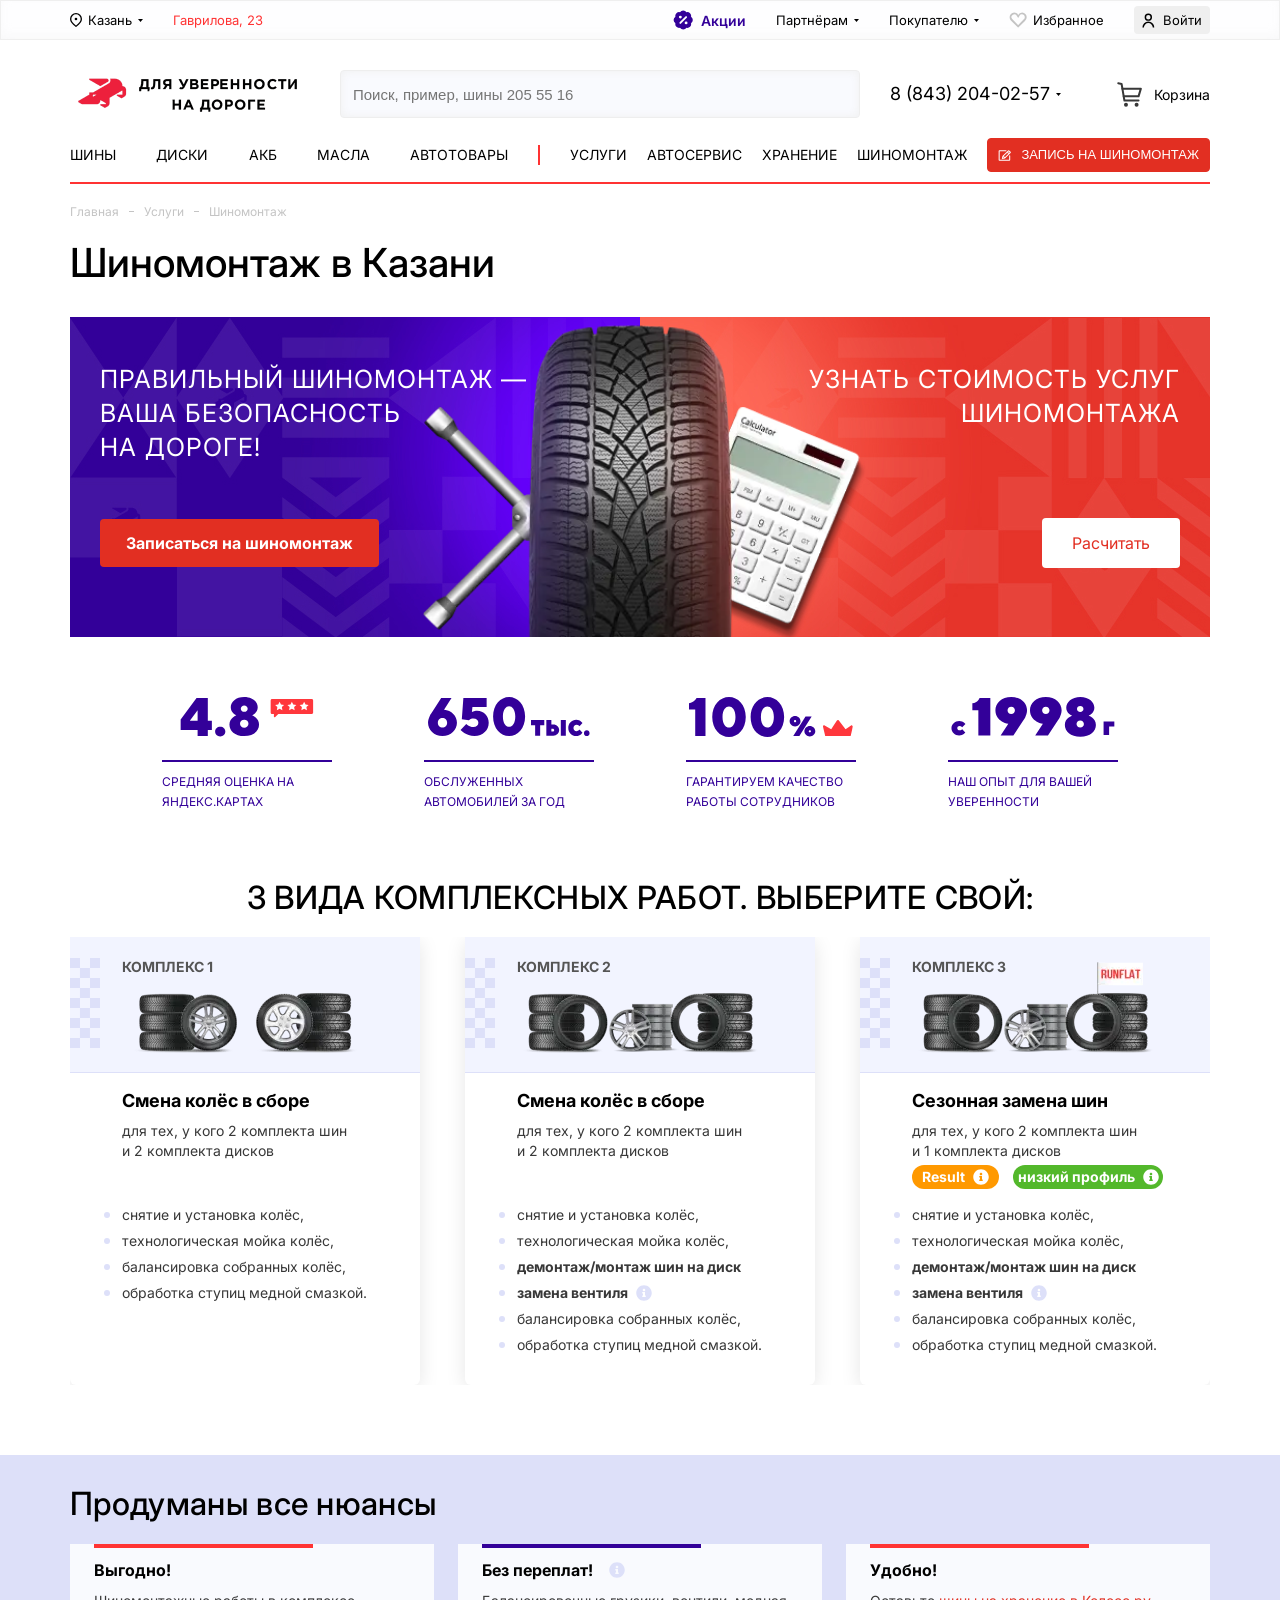
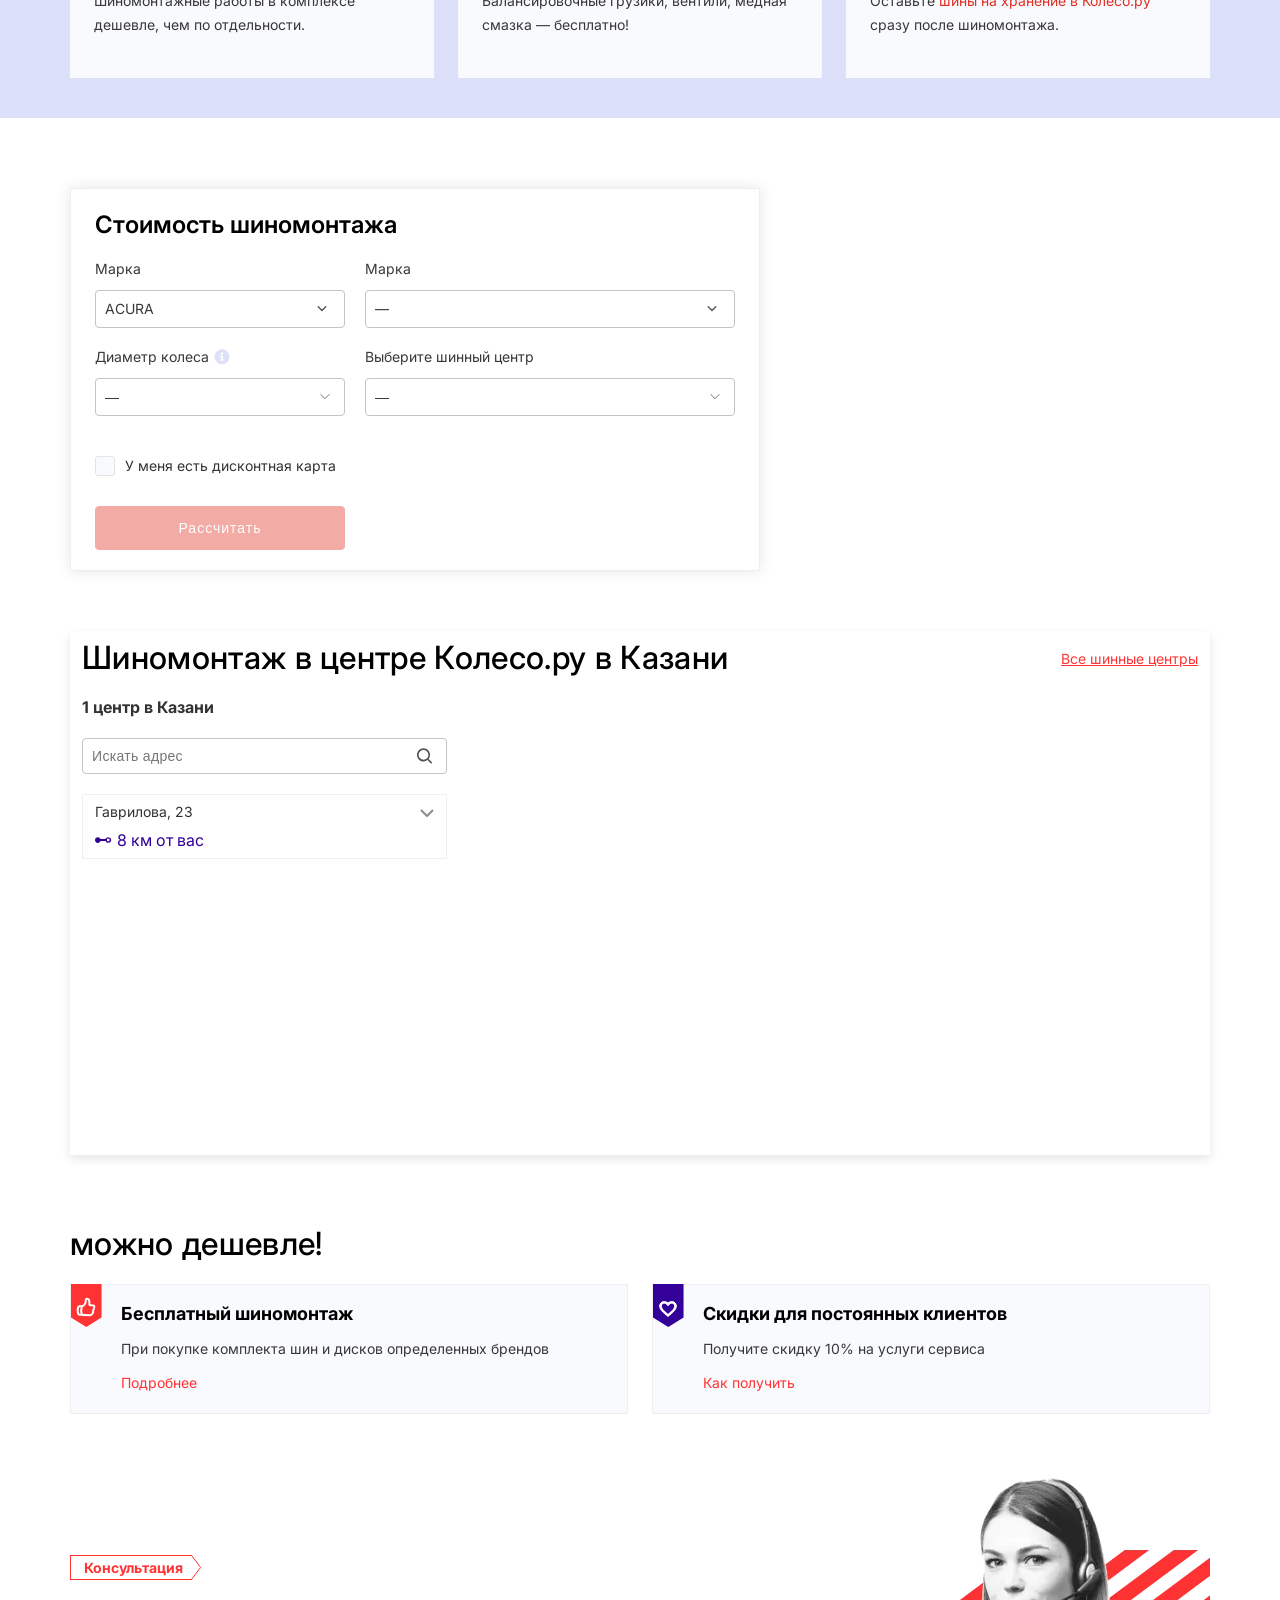
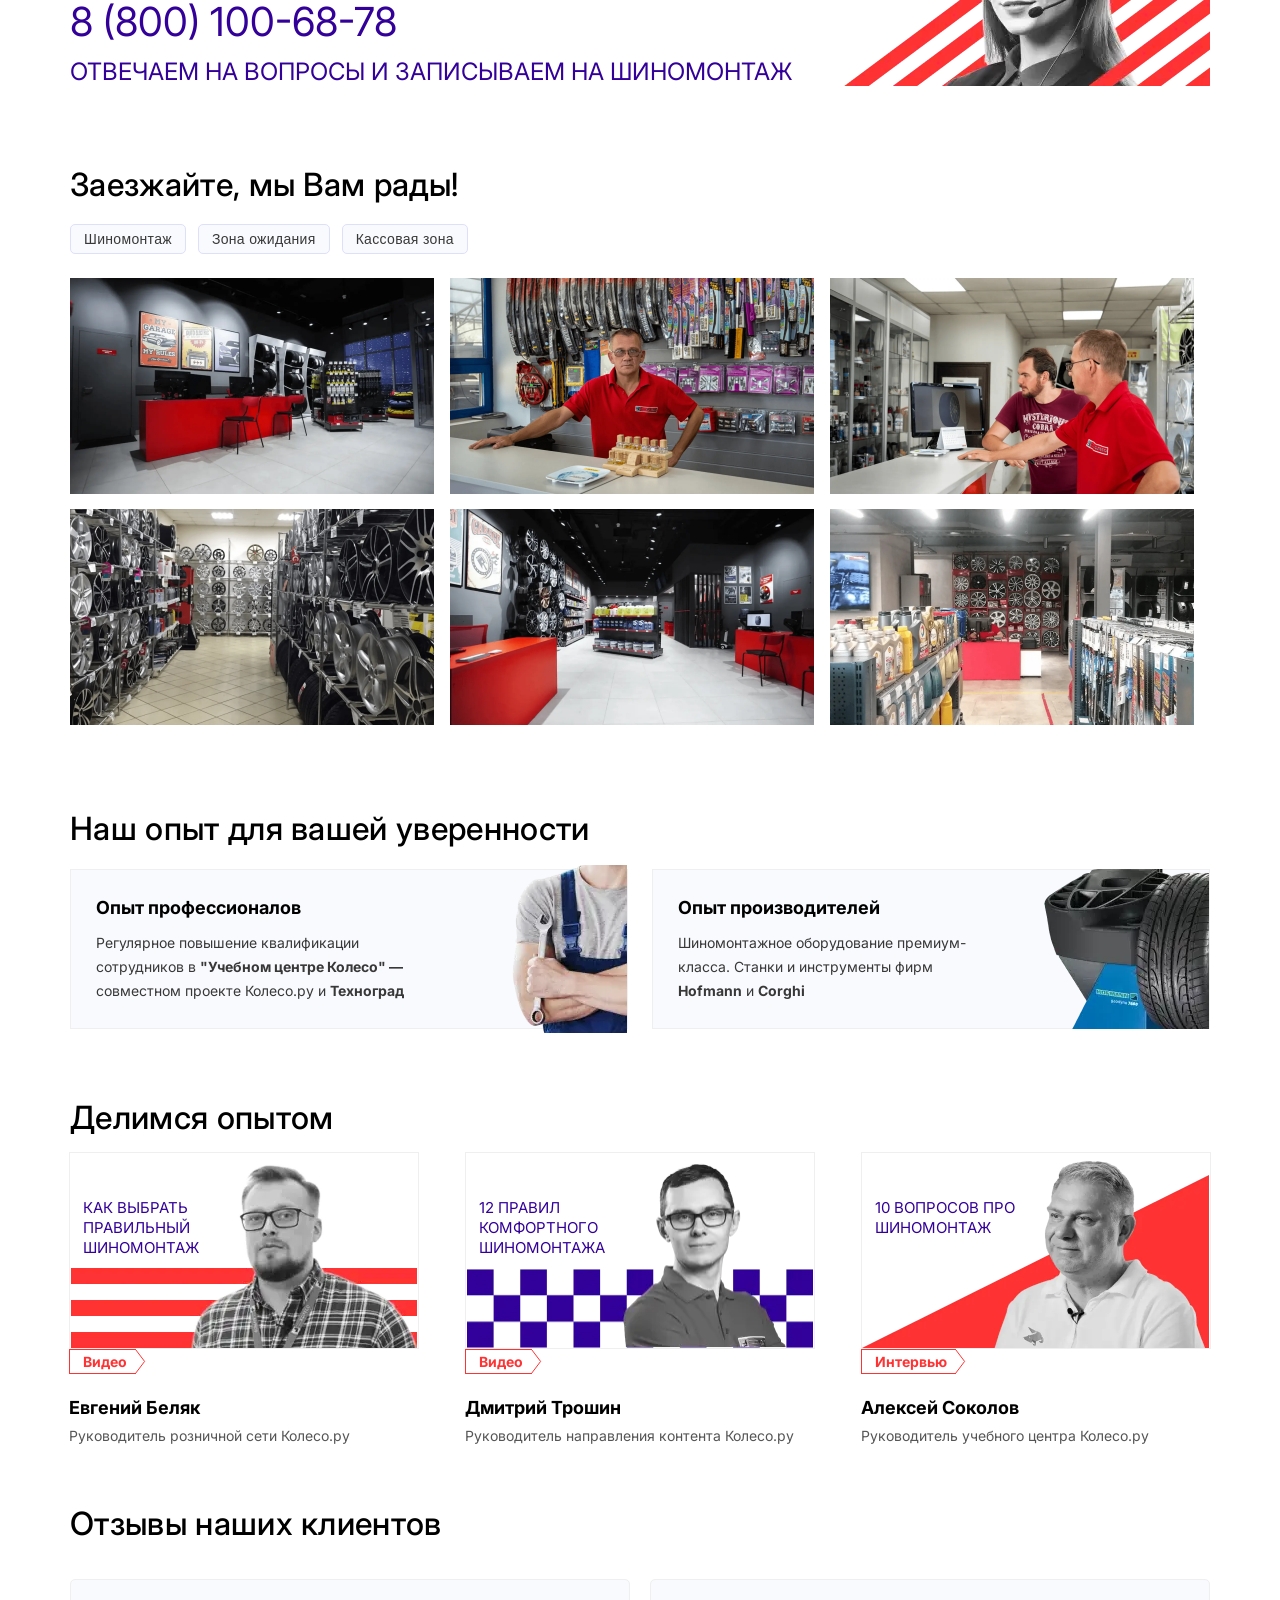
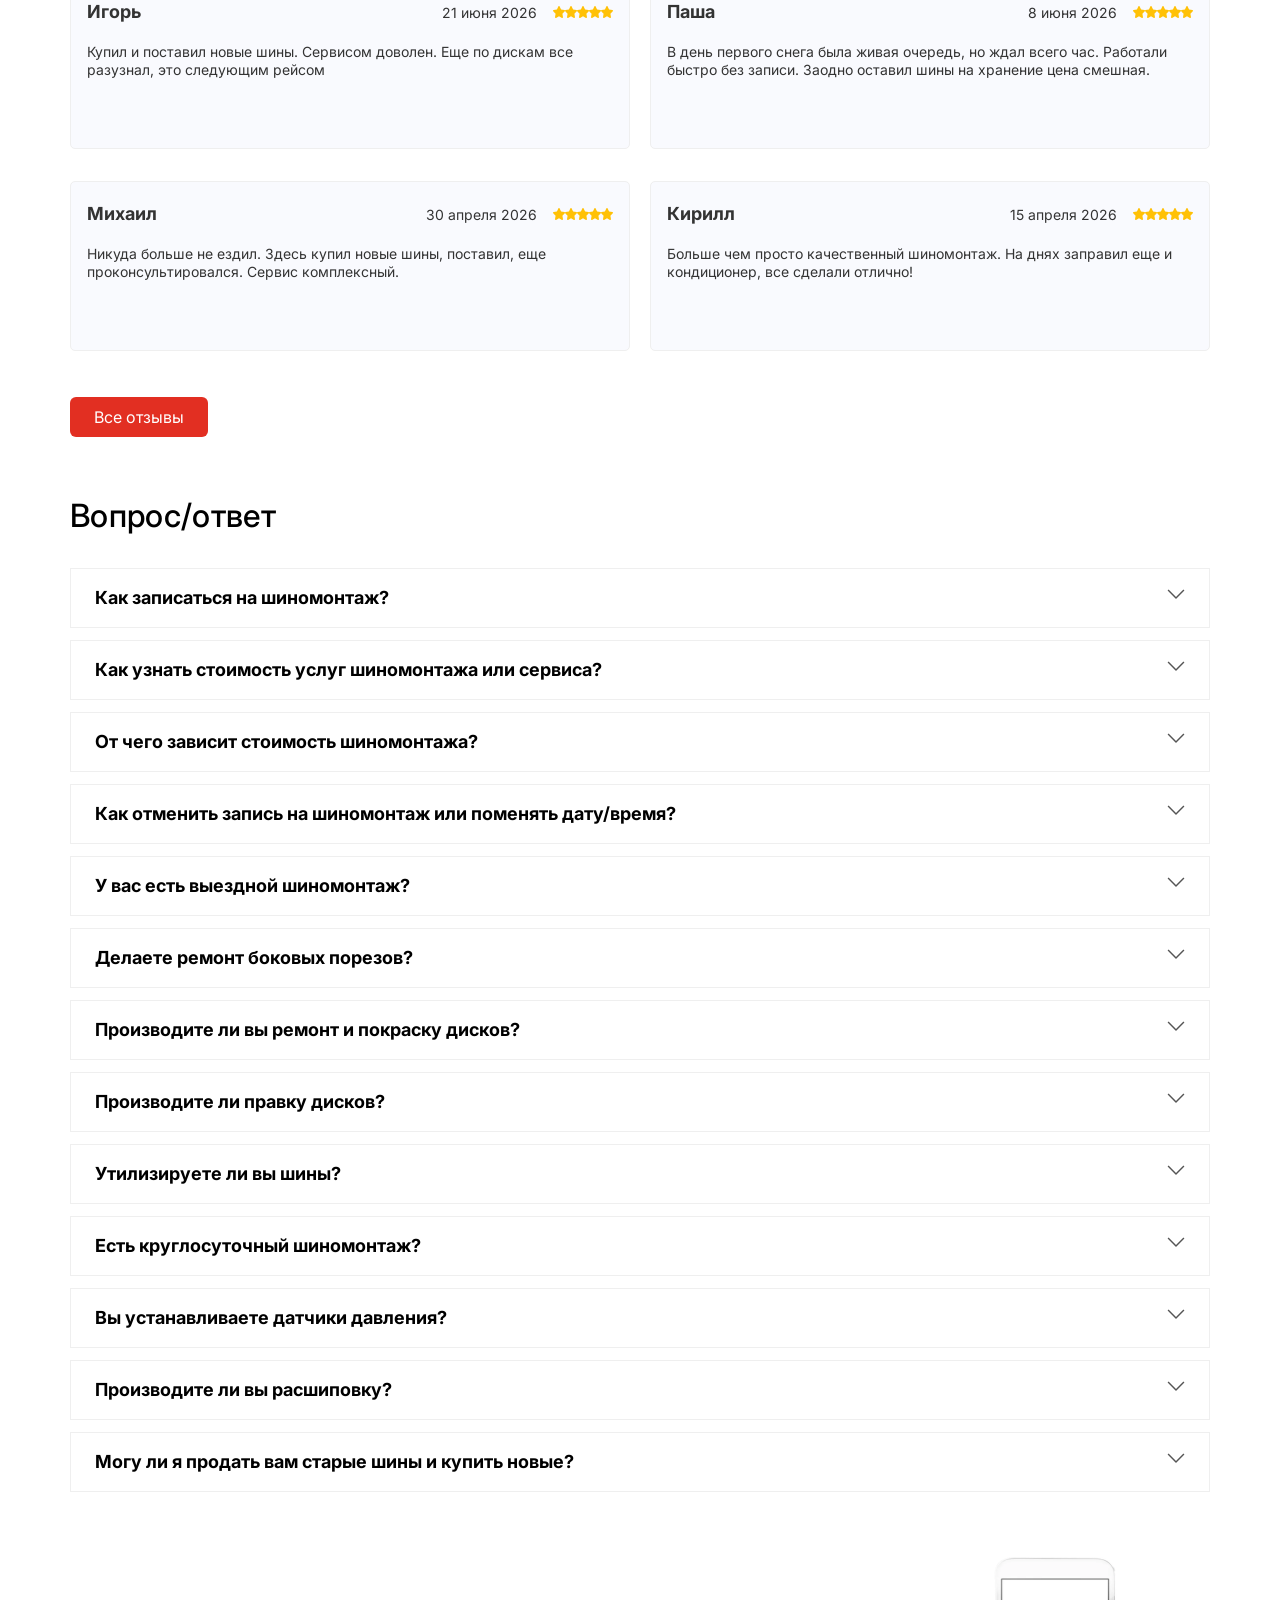
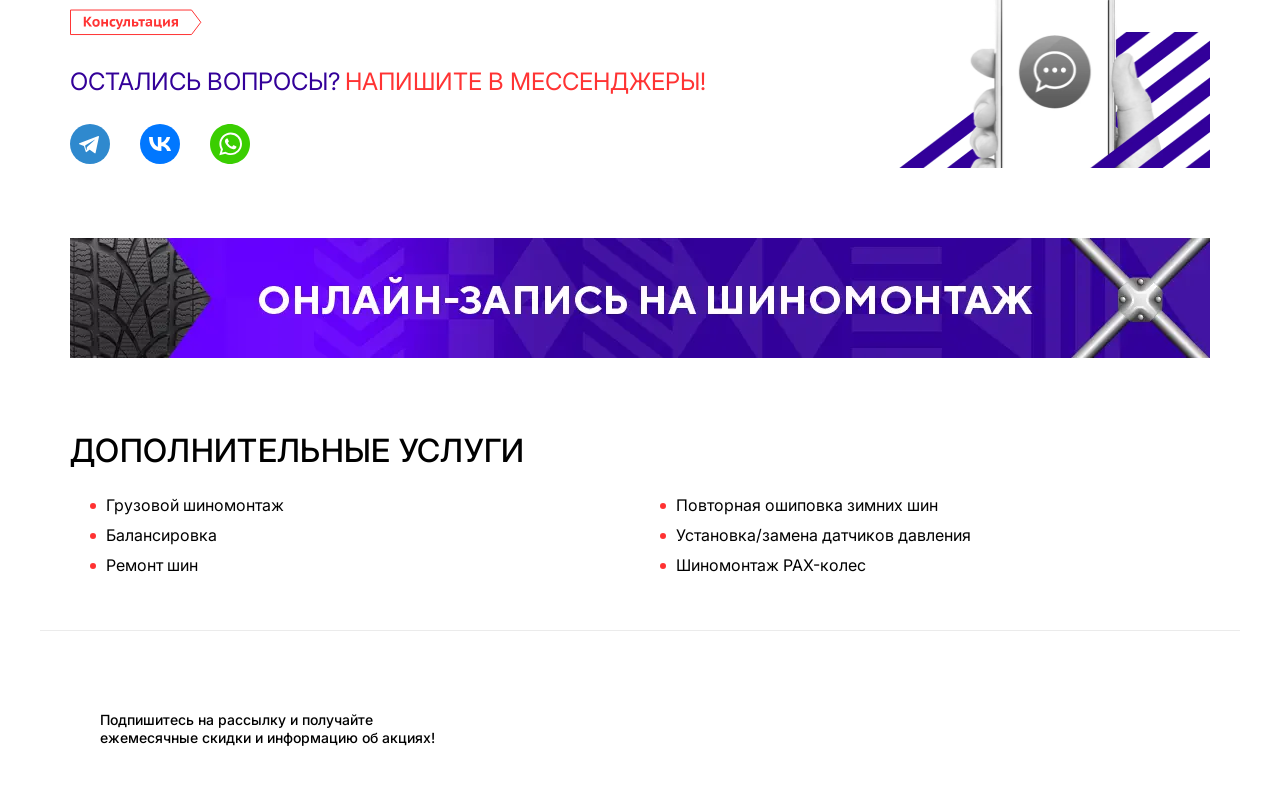
<file: ORIS/HomeWork4/Static/koleso.ru/index.html>
<!DOCTYPE html>
<html lang="en">
<head>
    <meta charset="UTF-8">
    <title>Title</title>
    <link rel="stylesheet" href="styles.css">
    <link rel="preconnect" href="https://fonts.googleapis.com">
    <link rel="preconnect" href="https://fonts.gstatic.com" crossorigin>
    <link href="https://fonts.googleapis.com/css2?family=Inter:ital,opsz,wght@0,14..32,100..900;1,14..32,100..900&family=PT+Sans+Caption:wght@400;700&display=swap" rel="stylesheet">

    <script
            src="https://api-maps.yandex.ru/2.1/?apikey=ce5c3746-ac09-4cb3-985a-0fb98a857833&lang=ru_RU"
            type="text/javascript">
    </script>

</head>

<script src="scripts/script-map.js"></script>
<body>
    <div class="div-main">
        <header class="header-main">
            <div class="header-main-div">
                <div class="header-main-div-top">
                    <div class="section__website" id="header-main-div-top-inside">

                        <div id="header-main-div-top-inside-left" class = "header-top-text">
                            <div id="header-city-name" class="header-top-text">
                                <svg width="12" height="14">
                                    <use href ="source/icon-svg/icon-location.svg#icon-location"></use>
                                </svg>
                                Казань
                                <svg width="5" height="3">
                                    <use href ="source/icon-svg/icon-downward-arrow.svg#icon-downward-arrow"></use>
                                </svg>
                            </div>
                            <div id="header-street-name">
                                Гаврилова, 23
                            </div>
                        </div>

                        <div id="header-main-div-top-inside-right">
                            <a id="header-stock" class="header-top-text header-top-text-hover">
                                <svg width="24" height="24" viewBox="0 0 25 24" fill="none" xmlns="http://www.w3.org/2000/svg">
                                    <path d="M4.574 8.62a4 4 0 0 1 4.78-4.77 4 4 0 0 1 6.74 0 4 4 0 0 1 4.78 4.78 4 4 0 0 1 0 6.74 4.001 4.001 0 0 1-4.77 4.78 4 4 0 0 1-6.75 0 4 4 0 0 1-4.78-4.77 4 4 0 0 1 0-6.76Z" fill="#309"></path>
                                    <path d="m15.724 9-6 6" stroke="#fff" stroke-width="2" stroke-linecap="round" stroke-linejoin="round"></path><path d="M9.724 9h.01M15.724 15h.01" stroke="#fff" stroke-width="3" stroke-linecap="round" stroke-linejoin="round"></path>
                                </svg>
                                Акции
                            </a>
                            <div id="header-partners" class="header-top-text header-top-text-hover">
                                Партнёрам
                                <svg width="5" height="3">
                                    <use href ="source/icon-svg/icon-downward-arrow.svg#icon-downward-arrow"></use>
                                </svg>
                            </div>
                            <div id="header-buyer" class="header-top-text header-top-text-hover">
                                Покупателю
                                <svg width="5" height="3" class="header-top-text header-top-text-hover">
                                    <use href ="source/icon-svg/icon-downward-arrow.svg#icon-downward-arrow"></use>
                                </svg>
                            </div>
                            <div id="header-favourites" class="header-top-text header-top-text-hover">
                                <svg width="18" height="20" viewBox="0 0 19 16" fill="none" xmlns="http://www.w3.org/2000/svg">
                                    <path fill-rule="evenodd" clip-rule="evenodd" d="m16.88 8.928-7.065 7.028h-.3L1.943 8.512l.01-.005a5.127 5.127 0 0 1-1.3-3.421A4.931 4.931 0 0 1 5.473.05 4.776 4.776 0 0 1 9.69 2.697 4.745 4.745 0 0 1 13.893.044a4.9 4.9 0 0 1 4.787 5 5.055 5.055 0 0 1-1.8 3.884Zm-1.276-1.6L9.78 13.252h-.245l-6.11-6.208.017-.02a2.989 2.989 0 1 1 4.621-3.78l.008-.007.037.058c.08.115.153.235.216.36l1.392 2.323 1.275-2.239c.066-.143.144-.28.232-.41A2.993 2.993 0 1 1 15.6 7.332l.004-.004Z" fill="#C4C4C4"></path>
                                </svg>
                                Избранное
                            </div>
                            <div id="header-profile" class="header-top-text header-top-text-hover">
                                <svg width="13" height="15" viewBox="0 0 13 16" fill="none" xmlns="http://www.w3.org/2000/svg">
                                    <path d="M2.368 4.447a3.947 3.947 0 1 1 7.895 0 3.947 3.947 0 0 1-7.895 0Zm3.948 2.369a2.368 2.368 0 1 0 0-4.737 2.368 2.368 0 0 0 0 4.737ZM1.85 11.034A6.316 6.316 0 0 0 0 15.5h1.579a4.737 4.737 0 0 1 9.474 0h1.579A6.317 6.317 0 0 0 1.85 11.034Z" fill="#000"></path>
                                </svg>
                                Войти
                            </div>
                        </div>
                    </div>
                </div>


                <div class="header-main-div-middle">

                    <a id="header-main-div-middle-gif-zone" href="https://encrypted-tbn0.gstatic.com/images?q=tbn:ANd9GcTW-J0ZQwy9hRubCKdcHvWxRwjzg4KNCngGPVaJC9OctYZ_ZgAmdafvZSY7&s=10">
                        <img id="header-main-div-middle-gif" alt="logo" src="source/element-gif/late-2024.gif">
                    </a>

                    <form id="header-main-div-middle-search-form">
                        <div class="header-main-div-middle-search-wrapper">
                            <input id="header-main-div-middle-input-search" placeholder="Поиск, пример, шины 205 55 16">
                        </div>
                    </form>

                    <div class="header-main-div-middle-right">

                        <div class="header-main-div-middle-number-div">
                        <span id="header-main-div-middle-number">
                        8 (843) 204-02-57
                        </span>
                            <svg width="5" height="3">
                                <use href ="source/icon-svg/icon-downward-arrow.svg#icon-downward-arrow"></use>
                            </svg>
                        </div>

                        <a class="header-main-div-middle-basket-link" href="/">
                            <div class="header-main-div-middle-basket-div">
                                <svg width="28" height="25" viewBox="0 0 20 21" fill="none" xmlns="http://www.w3.org/2000/svg">
                                    <path d="m.125 1.001 2.81.61 2.383 13.991H17.17" stroke="#383838" stroke-width="1.7" stroke-miterlimit="10" stroke-linecap="round" stroke-linejoin="round"></path>
                                    <path d="M3.613 5.592h15.512L17.17 12.06H4.715" stroke="#383838" stroke-width="1.7" stroke-miterlimit="10" stroke-linecap="round" stroke-linejoin="round"></path>
                                    <path d="M6.603 20.734a1.65 1.65 0 1 0 0-3.299 1.65 1.65 0 0 0 0 3.3ZM15.52 20.734a1.65 1.65 0 1 0 0-3.299 1.65 1.65 0 0 0 0 3.3Z" fill="#383838"></path>
                                </svg>
                                Корзина
                            </div>
                        </a>
                    </div>
                </div>

                <div class="header-main-div-bottom">
                    <nav class="header-main-div-bottom-inside">

                        <div id="header-main-div-bottom-automotive-products">
                            <a class = "header-main-div-bottom-text">
                                ШИНЫ
                            </a>
                            <a class = "header-main-div-bottom-text">
                                ДИСКИ
                            </a>
                            <a class = "header-main-div-bottom-text">
                                АКБ
                            </a>
                            <a class = "header-main-div-bottom-text">
                                МАСЛА
                            </a>
                            <a class = "header-main-div-bottom-text">
                                АВТОТОВАРЫ
                            </a>
                        </div>

                        <div class="header-main-div-bottom-separator"></div>

                        <div id="header-main-div-bottom-other">
                            <a class = "header-main-div-bottom-text">
                                УСЛУГИ
                            </a>
                            <a class = "header-main-div-bottom-text">
                                АВТОСЕРВИС
                            </a>
                            <a class = "header-main-div-bottom-text">
                                ХРАНЕНИЕ
                            </a>
                            <a class = "header-main-div-bottom-text">
                                ШИНОМОНТАЖ
                            </a>
                            <button class="header-main-div-bottom-button">
                                <svg width="1em" height="1em" viewBox="0 0 19 16" fill="none" xmlns="http://www.w3.org/2000/svg">
                                    <path d="m13.746 3.166 2.056 2.09M14.012 2.39l1.306-1.285a.366.366 0 0 1 .519.005l2.056 2.09a.366.366 0 0 1-.004.518l-1.307 1.286M7.73 9.078l2.314 2.352" stroke="#fff" stroke-width="1.5" stroke-miterlimit="10"></path>
                                    <path d="m17.104 4.49-7.317 7.197-3.213.59.642-3.203 7.318-7.198" stroke="#fff" stroke-width="1.5" stroke-miterlimit="10"></path><path d="M17.083 8.47v6.064a.466.466 0 0 1-.466.466H2.153a.466.466 0 0 1-.466-.466V1.472c0-.258.208-.467.466-.467h9.564" stroke="#fff" stroke-width="1.5" stroke-miterlimit="10" stroke-linecap="round"></path>
                                </svg>
                                ЗАПИСЬ НА ШИНОМОНТАЖ
                            </button>
                        </div>
                    </nav>
                </div>
            </div>
        </header>

        <main>
            <div class="main-div">
                <div class="main-div-website-section">

                    <div class="separator-header-main"></div>

                        <div class="main-div-website-section-inside">
                            <a id="main-div-website-section-main"
                               class="main-div-website-section-text">
                                Главная
                            </a>
                            <span class="main-div-website-section-separator"></span>
                            <a id="main-div-website-section-services"
                               class="main-div-website-section-text">
                                Услуги
                            </a>
                            <span class="main-div-website-section-separator"></span>
                            <a id="main-div-website-section-tire-repair"
                               class="main-div-website-section-text">
                                Шиномонтаж
                            </a>
                        </div>
                </div>

                <div class="section__website" id="main-div__top">
                    <h1 id="main-div-landing-title">Шиномонтаж в Казани</h1>

                    <div class="main-div-banner">

                        <div class="main-div-banner-central-img">
                            <img alt="showHide" src="source/element-png/tyre_cover1.png">
                        </div>

                        <div class="main-div-banner-text">
                            <h2 id="main-div-banner-text__info">
                                Правильный шиномонтаж —
                                <br>
                                Ваша безопасность
                                <br>
                                на дороге!
                            </h2>
                            <h2 id="main-div-banner-text__cost">
                                Узнать стоимость услуг
                                <br>
                                Шиномонтажа
                            </h2>
                        </div>

                        <div class="main-div-banner-button__container">
                            <div class="main-div-banner-button-container__inside">

                                <button id="main-div-banner-button-container-inside__appointment">
                                    Записаться на шиномонтаж
                                </button>

                                <a id="main-div-banner-button-container-inside__calculate">
                                    Расчитать
                                </a>

                            </div>
                        </div>
                    </div>

                    <div class="main-div__advantages">
                        <div class="main-div-advantages__section">
                            <svg width="170" height="40" viewBox="0 0 136 41" fill="none" xmlns="http://www.w3.org/2000/svg">
                                <path d="M0 22.952 16.266 1H27.84v23.345h4.148v9.447h-4.148v6.116H17.377v-6.116H0v-10.84Zm17.377 1.393v-10.84L9.38 24.345h7.997ZM40.556 30.46c3.09 0 5.233 2.158 5.233 4.997 0 2.84-2.142 4.997-5.233 4.997-3.09 0-5.232-2.157-5.232-4.997s2.142-4.996 5.232-4.996ZM53.522 20.917c1.03-.921 2.167-1.626 3.522-2.222-1.084-.487-2.059-1.083-2.872-1.842-1.462-1.3-2.818-3.252-2.818-6.286C51.354 5.147 56.502 0 65.172 0s13.819 5.148 13.819 10.567c0 3.034-1.41 4.985-2.872 6.286-.813.758-1.788 1.355-2.818 1.842 1.3.596 2.493 1.3 3.523 2.222 1.734 1.517 3.522 3.848 3.522 7.262 0 6.502-5.42 11.921-15.173 11.921C55.419 40.1 50 34.681 50 28.179c0-3.414 1.734-5.745 3.522-7.262Zm11.65 10.513c2.44 0 4.336-1.626 4.336-4.064 0-2.439-1.897-4.065-4.335-4.065-2.439 0-4.335 1.626-4.335 4.065 0 2.438 1.896 4.064 4.335 4.064Zm0-16.257c1.897 0 3.523-1.355 3.523-3.251 0-1.897-1.626-3.252-3.522-3.252-1.897 0-3.522 1.355-3.522 3.252 0 1.896 1.625 3.25 3.522 3.25Z" fill="#309"></path>
                                <g clip-path="url(#rating1_svg__a)">
                                    <path d="M135.644 2.739c-.331-.501-.84-.72-1.434-.739H93.869c-.623 0-1.142.203-1.523.719-.262.352-.346.759-.346 1.19V15.03c0 .199-.005.397 0 .595.02 1.047.772 1.8 1.815 1.815.52.005 1.038 0 1.558 0h.217V20.321c0 .213.05.406.223.545.203.169.48.184.697.03.074-.055.143-.114.208-.184 1.043-1.046 2.087-2.087 3.125-3.133a.425.425 0 0 1 .341-.144c3.382.005 30.55.005 33.932.005.772 0 1.36-.322 1.706-1.021.084-.174.124-.372.178-.56V3.586c-.113-.288-.188-.595-.356-.848Zm-31.375 10.799-2.844-1.498-2.843 1.498.544-3.173-2.3-2.247 3.18-.46 1.419-2.886 1.419 2.885 3.18.461-2.299 2.247.544 3.173Zm12.575 0L114 12.04l-2.843 1.498.544-3.173-2.3-2.247 3.18-.46L114 4.771l1.419 2.885 3.18.461-2.299 2.247.544 3.173Zm12.575 0-2.844-1.498-2.843 1.498.544-3.173-2.3-2.247 3.18-.46 1.419-2.886 1.424 2.88 3.18.462-2.299 2.246.539 3.178Z" fill="#FF373C"></path>
                                </g><defs><clipPath id="rating1_svg__a"><path fill="#fff" transform="translate(92 2)" d="M0 0h44v19H0z"></path></clipPath></defs></svg>

                            <span class="main-div__separator"></span>

                            <div class="main-div-landing-text">средняя оценка на Яндекс.Картах</div>
                        </div>

                        <div class="main-div-advantages__section">
                            <svg width="170" height="40" viewBox="0 0 166 41" fill="none" xmlns="http://www.w3.org/2000/svg">
                                <path d="M13.499 1.089h10.586l-7.673 11.872c7.673.611 13.239 6.162 13.239 13.52C29.65 33.785 23.565 40 14.825 40 6.086 40 0 33.785 0 26.48c0-2.762.858-5.072 1.69-6.852.469-1.036 1.067-1.939 1.743-2.868L13.5 1.089Zm6.086 25.392c0-2.763-2.055-4.86-4.76-4.86-2.705 0-4.76 2.098-4.76 4.86 0 2.762 2.055 4.86 4.76 4.86 2.705 0 4.76-2.098 4.76-4.86ZM39.17 27.57a11.845 11.845 0 0 0 1.95 1.62c1.275.823 3.07 1.62 5.177 1.62 3.433 0 5.305-1.886 5.305-4.33 0-2.443-1.846-4.329-5.305-4.329-1.483 0-2.55.425-3.33.824l-1.17.823-7.153-1.089 1.587-21.62h23.85v9.19H45.517l-.52 5.126c.364-.266.858-.478 1.378-.637.91-.372 2.16-.691 3.928-.691 6.892 0 11.912 5.126 11.912 12.43 0 7.57-5.878 13.52-14.565 13.52-4.5 0-8.037-1.514-10.534-3.082-1.43-.93-2.653-1.992-3.771-3.134l5.826-6.241ZM66.688 20c0-12.165 7.672-20 16.412-20C91.839 0 99.51 7.835 99.51 20S91.84 40 83.1 40c-8.74 0-16.412-7.835-16.412-20Zm22.758 0c0-7.304-3.173-10.544-6.346-10.544-3.174 0-6.347 3.24-6.347 10.544s3.173 10.544 6.347 10.544c3.173 0 6.346-3.24 6.346-10.544ZM109.787 28.9h-4.232v-5.256h13.618v5.224h-4.233v10.79h-5.153V28.899ZM121.275 23.644h5.154v4.57h1.958c3.627 0 6.046 2.613 6.046 5.722 0 3.11-2.419 5.722-6.046 5.722h-7.112V23.644Zm6.507 11.785c.95 0 1.526-.653 1.526-1.462 0-.808-.576-1.461-1.526-1.461h-1.353v2.954h1.353v-.031Zm8.321-11.785h5.153v16.014h-5.153V23.644ZM158.299 36.735c-.432.622-.95 1.15-1.555 1.648-1.065.808-2.62 1.648-4.808 1.648-4.693 0-8.176-3.762-8.176-8.333s3.483-8.334 8.176-8.334c2.188 0 3.743.809 4.808 1.648.605.498 1.123 1.026 1.555 1.648l-3.023 3.42a3.98 3.98 0 0 0-.777-.808c-.519-.404-1.267-.808-2.246-.808-1.814 0-3.167 1.461-3.167 3.265 0 1.803 1.353 3.265 3.167 3.265.979 0 1.727-.405 2.246-.809.288-.218.576-.529.777-.808l3.023 3.358ZM162.705 34.123c1.699 0 2.879 1.275 2.879 2.954 0 1.68-1.18 2.954-2.879 2.954-1.698 0-2.879-1.275-2.879-2.954 0-1.68 1.181-2.954 2.879-2.954Z" fill="#309"></path></svg>

                            <span class="main-div__separator"></span>

                            <div class="main-div-landing-text">обслуженных автомобилей за год</div>
                        </div>

                        <div class="main-div-advantages__section">
                            <svg width="170" height="40" viewBox="0 0 164 40" fill="none" xmlns="http://www.w3.org/2000/svg">
                                <path d="M6.215 12.43H0V6.215c2.762-.372 4.542-1.62 5.79-2.868.69-.691 1.302-1.461 1.78-2.258h8.924v37.849H6.215V12.43ZM23.24 20C23.24 7.835 31.076 0 40 0c8.924 0 16.76 7.835 16.76 20S48.924 40 40 40c-8.924 0-16.76-7.835-16.76-20Zm23.24 0c0-7.304-3.24-10.544-6.48-10.544S33.52 12.696 33.52 20 36.76 30.544 40 30.544s6.48-3.24 6.48-10.544ZM61.621 20c0-12.165 7.835-20 16.76-20 8.924 0 16.76 7.835 16.76 20s-7.836 20-16.76 20c-8.925 0-16.76-7.835-16.76-20Zm23.24 0c0-7.304-3.24-10.544-6.48-10.544S71.9 12.696 71.9 20s3.24 10.544 6.48 10.544c3.241 0 6.482-3.24 6.482-10.544ZM106.084 19.07c3.027 0 5.444 2.364 5.444 5.153 0 2.789-2.39 5.153-5.444 5.153-3.081 0-5.445-2.364-5.445-5.153 0-2.789 2.364-5.153 5.445-5.153Zm10.438.425h6.135l-12.271 19.522h-6.135l12.271-19.522Zm-10.438 5.844c.557 0 1.115-.425 1.115-1.116 0-.69-.558-1.115-1.115-1.115-.558 0-1.116.424-1.116 1.115 0 .717.558 1.116 1.116 1.116Zm14.767 3.771c3.028 0 5.445 2.364 5.445 5.153 0 2.789-2.39 5.153-5.445 5.153-3.081 0-5.445-2.364-5.445-5.153 0-2.789 2.391-5.153 5.445-5.153Zm1.116 5.153c0-.69-.558-1.116-1.116-1.116s-1.115.425-1.115 1.116c0 .69.557 1.116 1.115 1.116.558 0 1.116-.399 1.116-1.116Z" fill="#309"></path>
                                <g clip-path="url(#rating3_svg__a)"><path d="M136.404 38.991a.293.293 0 0 1-.276-.222c-.169-.712-.329-1.433-.499-2.154-.533-2.305-1.059-4.6-1.592-6.896-.107-.472-.009-.864.373-1.157.392-.303.819-.285 1.246-.045 2.038 1.166 4.085 2.332 6.122 3.498.054.035.116.062.17.097a.282.282 0 0 0 .373-.089c.018-.035.045-.062.063-.089a1756.67 1756.67 0 0 0 5.57-8.338c.365-.543.89-.747 1.388-.49.196.099.374.277.517.455 2.171 2.776 4.342 5.57 6.505 8.356a.84.84 0 0 0 .089.106.288.288 0 0 0 .382.063.871.871 0 0 1 .089-.054c1.718-1.148 3.435-2.287 5.153-3.435.32-.213.649-.32 1.032-.195.543.186.827.703.694 1.299-.463 2.011-.925 4.022-1.388 6.024-.232 1.006-.472 2.011-.694 3.017-.045.205-.134.258-.33.258-8.329-.009-16.658 0-24.987-.009Z" fill="#FF373C"></path></g><defs><clipPath id="rating3_svg__a"><path fill="#fff" transform="translate(134 23)" d="M0 0h29.829v16H0z"></path></clipPath></defs></svg>

                            <span class="main-div__separator"></span>

                            <div class="main-div-landing-text">гарантируем качество работы сотрудников</div>
                        </div>

                        <div class="main-div-advantages__section">
                            <svg width="170" height="40" viewBox="0 0 159 39" fill="none" xmlns="http://www.w3.org/2000/svg">
                                <path d="M26.068 13.034h-5.693V5.992c2.697-.3 4.345-1.498 5.543-2.696.6-.75 1.199-1.348 1.498-2.247h10.487v36.404H26.218v-24.42h-.15ZM55.432 26.067c-2.397-.3-4.495-1.048-6.292-2.247-3.146-1.797-6.292-5.093-6.292-10.786C42.848 5.993 48.84 0 58.278 0 67.717 0 73.71 5.993 73.71 13.034c0 2.696-1.049 5.243-1.948 7.19-.599 1.05-1.198 2.098-1.947 2.997l-9.438 14.232H47.94l7.49-11.386Zm2.846-9.438c2.098 0 3.596-1.498 3.596-3.595 0-2.098-1.498-3.596-3.596-3.596-2.097 0-3.595 1.498-3.595 3.596 0 2.097 1.498 3.595 3.595 3.595ZM89.139 26.067c-2.397-.3-4.494-1.048-6.292-2.247-3.146-1.797-6.292-5.093-6.292-10.786C76.555 5.993 82.547 0 91.985 0c9.439 0 15.431 5.993 15.431 13.034 0 2.696-1.048 5.243-1.947 7.19-.6 1.05-1.199 2.098-1.948 2.997l-9.438 14.232H81.648l7.491-11.386Zm2.847-9.438c2.097 0 3.595-1.498 3.595-3.595 0-2.098-1.498-3.596-3.596-3.596-2.097 0-3.595 1.498-3.595 3.596 0 2.097 1.498 3.595 3.596 3.595ZM117.304 17.977c-1.049-.449-1.948-1.048-2.697-1.647-1.348-1.199-2.696-3.146-2.696-5.843C111.911 5.243 117.154 0 125.693 0c8.54 0 13.633 5.243 13.633 10.487 0 2.697-1.348 4.644-2.696 5.843-.749.749-1.648 1.198-2.697 1.648v.3c1.199.449 2.397 1.048 3.446 1.947 1.648 1.348 3.445 3.595 3.445 7.04 0 5.993-5.543 11.536-15.131 11.536-9.588 0-15.131-5.393-15.131-11.535 0-3.446 1.648-5.543 3.446-7.041 1.049-.75 2.097-1.349 3.446-1.948v-.3h-.15Zm4.644 8.39c0 1.798 1.498 3.446 3.596 3.446 2.097 0 3.595-1.498 3.595-3.446 0-1.798-1.498-3.446-3.595-3.446-2.098 0-3.596 1.648-3.596 3.446Zm.449-14.682c0 1.648 1.349 2.847 3.147 2.847 1.797 0 3.146-1.199 3.146-2.847s-1.349-2.846-3.146-2.846c-1.798 0-3.147 1.198-3.147 2.846ZM13.483 34.607c-.45.6-.899 1.049-1.498 1.498-1.049.749-2.397 1.348-4.494 1.348C3.296 37.453 0 34.307 0 30.412c0-3.745 3.296-7.041 7.64-7.041 2.098 0 3.596.749 4.495 1.498.6.45 1.049.899 1.498 1.348l-3.146 3.296-.6-.6c-.449-.299-1.048-.598-1.797-.598-1.498 0-2.397.898-2.397 2.097 0 1.198.899 2.097 2.397 2.097.749 0 1.348-.3 1.798-.599.15-.15.3-.3.599-.45l2.996 3.147ZM148.164 23.82h10.637v4.944h-5.094v8.24h-5.393V23.82h-.15Z" fill="#309"></path></svg>

                            <span class="main-div__separator"></span>

                            <div class="main-div-landing-text">наш опыт для вашей уверенности</div>
                        </div>
                    </div>

                    <div class="main-div__list__sets">
                        <h2 class="main-div-list-sets__h2">
                            3 ВИДА КОМПЛЕКСНЫХ РАБОТ. ВЫБЕРИТЕ СВОЙ:
                        </h2>

                        <div class="main-div-list-sets__container">

                            <div class="main-div-list-sets-container__item">

                                <div class="main-div-list-sets-container-item__top">
                                    <span class="main-div-list-sets-container-item-top__name">Комплекс 1</span>
                                    <span class="main-div-list-sets-container-item-top__image">
                                        <img src="source/element-png/complex1.png">
                                    </span>
                                </div>

                                <div class="main-div-list-sets-container-item__bottom">
                                    <div class="main-div-list-sets-container-item-bottom__top">
                                        <h3 class="main-div-list-sets-container-item-bottom__tittle">Смена колёс в сборе</h3>
                                        <span class="main-div-list-sets-container-item-bottom__text">
                                            для тех, у кого 2 комплекта шин
                                            <br>
                                             и 2 комплекта дисков
                                        </span>
                                    </div>

                                    <ul class="main-div-list-sets-container-item-bottom__enum">
                                        <li class="main-div-list-sets-container-item-bottom-enum__element">
                                            снятие и установка колёс,</li>
                                        <li class="main-div-list-sets-container-item-bottom-enum__element">
                                            технологическая мойка колёс,</li>
                                        <li class="main-div-list-sets-container-item-bottom-enum__element">
                                            балансировка собранных колёс,</li>
                                        <li class="main-div-list-sets-container-item-bottom-enum__element">
                                            обработка ступиц медной смазкой.</li>
                                    </ul>

                                </div>

                            </div>

                            <div class="main-div-list-sets-container__item">

                                <div class="main-div-list-sets-container-item__top">
                                    <span class="main-div-list-sets-container-item-top__name">Комплекс 2</span>
                                    <span class="main-div-list-sets-container-item-top__image">
                                        <img src="source/element-png/complex2.png">
                                    </span>
                                </div>

                                <div class="main-div-list-sets-container-item__bottom">
                                    <div class="main-div-list-sets-container-item-bottom__top">
                                        <h3 class="main-div-list-sets-container-item-bottom__tittle">Смена колёс в сборе</h3>
                                        <span class="main-div-list-sets-container-item-bottom__text">
                                            для тех, у кого 2 комплекта шин
                                            <br>
                                             и 2 комплекта дисков
                                        </span>
                                    </div>

                                    <ul class="main-div-list-sets-container-item-bottom__enum">
                                        <li class="main-div-list-sets-container-item-bottom-enum__element">
                                            снятие и установка колёс,</li>
                                        <li class="main-div-list-sets-container-item-bottom-enum__element">
                                            технологическая мойка колёс,</li>
                                        <li class="main-div-list-sets-container-item-bottom-enum__element
                                                   main-div-list-sets-container-item-bottom-enum__element-bold">
                                            демонтаж/монтаж шин на диск</li>
                                        <li class="main-div-list-sets-container-item-bottom-enum__element
                                                   main-div-list-sets-container-item-bottom-enum__element-bold">
                                            замена вентиля
                                            <div class="main-div-list-sets-container-item-bottom__info__icon">
                                                <img src="source/icon-svg/info2.svg">
                                            </div></li>

                                        <li class="main-div-list-sets-container-item-bottom-enum__element">
                                            балансировка собранных колёс,</li>
                                        <li class="main-div-list-sets-container-item-bottom-enum__element">
                                            обработка ступиц медной смазкой.</li>
                                    </ul>

                                </div>

                            </div>

                            <div class="main-div-list-sets-container__item">

                                <div class="main-div-list-sets-container-item__top">
                                    <span class="main-div-list-sets-container-item-top__name">Комплекс 3</span>
                                    <span class="main-div-list-sets-container-item-top__image">
                                        <img src="source/element-png/complex3.png">
                                    </span>
                                </div>

                                <div class="main-div-list-sets-container-item__bottom">
                                    <div class="main-div-list-sets-container-item-bottom__top">
                                        <h3 class="main-div-list-sets-container-item-bottom__tittle">Сезонная замена шин</h3>
                                        <span class="main-div-list-sets-container-item-bottom__text">
                                            для тех, у кого 2 комплекта шин
                                            <br>
                                             и 1 комплекта дисков
                                        </span>
                                    </div>

                                    <div class="main-div-list-sets-container-item-bottom__die">
                                        <div class="main-div-list-sets-container-item-bottom-die__result">
                                            Result
                                            <div class="main-div-list-sets-container-item-bottom__info__icon">
                                                <img src="source/icon-svg/info1.svg">
                                            </div>
                                        </div>

                                        <div class="main-div-list-sets-container-item-bottom-die__low__profile">
                                            низкий профиль
                                            <div class="main-div-list-sets-container-item-bottom__info__icon">
                                                <img src="source/icon-svg/info1.svg">
                                            </div>
                                        </div>
                                    </div>

                                    <ul class="main-div-list-sets-container-item-bottom__enum">
                                        <li class="main-div-list-sets-container-item-bottom-enum__element">
                                            снятие и установка колёс,</li>
                                        <li class="main-div-list-sets-container-item-bottom-enum__element">
                                            технологическая мойка колёс,</li>
                                        <li class="main-div-list-sets-container-item-bottom-enum__element
                                                   main-div-list-sets-container-item-bottom-enum__element-bold">
                                            демонтаж/монтаж шин на диск</li>
                                        <li class="main-div-list-sets-container-item-bottom-enum__element
                                                   main-div-list-sets-container-item-bottom-enum__element-bold">
                                            замена вентиля
                                            <div class="main-div-list-sets-container-item-bottom__info__icon">
                                                <img src="source/icon-svg/info2.svg">
                                            </div></li>

                                        <li class="main-div-list-sets-container-item-bottom-enum__element">
                                            балансировка собранных колёс,</li>
                                        <li class="main-div-list-sets-container-item-bottom-enum__element">
                                            обработка ступиц медной смазкой.</li>
                                    </ul>

                                </div>

                            </div>

                        </div>
                    </div>
                </div>

                <div class="main-div__nuances">
                    <div class="main-div-nuances__inside">
                        <h2 class="main-div-nuances-inside__tittle">Продуманы все нюансы</h2>
                        <div class="main-div-nuances-inside__tables">

                            <div id="main-div-nuances-inside-tables__table1" class="main-div-nuances-inside-tables__table">
                                <h3 class="main-div-nuances-inside-tables-table__tittle">Выгодно!</h3>
                                <span class="main-div-nuances-inside-tables-table__text">
                                    Шиномонтажные работы в комплексе дешевле, чем по отдельности.
                                </span>
                            </div>

                            <div id="main-div-nuances-inside-tables__table2" class="main-div-nuances-inside-tables__table">

                                <h3 class="main-div-nuances-inside-tables-table__tittle">Без переплат!
                                    <img id = "main-div-nuances-inside-tables-table-tittle__icon" src="source/icon-svg/info2.svg">
                                </h3>





                                <span class="main-div-nuances-inside-tables-table__text">
                                    Балансировочные грузики, вентили, медная смазка — бесплатно!
                                </span>
                            </div>

                            <div id="main-div-nuances-inside-tables__table3" class="main-div-nuances-inside-tables__table">
                                <h3 class="main-div-nuances-inside-tables-table__tittle">Удобно!</h3>
                                <span class="main-div-nuances-inside-tables-table__text">
                                    Оставьте
                                    <a href="/" class="main-div-nuances-inside-tables-table-text__link">шины на хранение в Колесо.ру</a>
                                    сразу после шиномонтажа.
                                </span>
                            </div>
                        </div>
                    </div>
                </div>

                <div class="section__website">
                    <div class="main-div-bottom__calculator">
                        <div class="main-div-bottom-calculator-top">
                            <h2 class="main-div-bottom-calculator__tittle">
                                Стоимость шиномонтажа
                            </h2>

                            <div class="main-div-bottom-calculator__filters">
                                <div class="main-div-bottom-calculator-filters__item">

                                    <div class="main-div-bottom-calculator-filters-item__text">Марка</div>

                                    <!--                                Хз как делать-->
                                    <div class="main-div-bottom-calculator-filters-item__select">
                                        <div class="main-div-bottom-calculator-filters-item-select__inside">
                                            <div class="main-div-bottom-calculator-filters-item-select-inside__text">
                                                ACURA
                                            </div>

                                            <svg xmlns="http://www.w3.org/2000/svg" width="16" height="16" viewBox="0 0 16 17" fill="none" class="SelectButton_Arrow__6gVPa">
                                                <path d="m4 6.123 4 4 4-4" stroke="#555" stroke-width="1.5" stroke-linecap="round" stroke-linejoin="round"></path></svg>
                                        </div>
                                    </div>

                                </div>

                                <div class="main-div-bottom-calculator-filters__item">
                                    <div class="main-div-bottom-calculator-filters-item__text">Марка</div>

                                    <!--Хз как делать-->
                                    <div class="main-div-bottom-calculator-filters-item__select">
                                        <div class="main-div-bottom-calculator-filters-item-select__inside">
                                            <div class="main-div-bottom-calculator-filters-item-select-inside__text">
                                                —
                                            </div>

                                            <svg xmlns="http://www.w3.org/2000/svg" width="16" height="16" viewBox="0 0 16 17" fill="none" class="SelectButton_Arrow__6gVPa">
                                                <path d="m4 6.123 4 4 4-4" stroke="#555" stroke-width="1.5" stroke-linecap="round" stroke-linejoin="round"></path></svg>
                                        </div>
                                    </div>
                                </div>

                                <div class="main-div-bottom-calculator-filters__item">
                                    <div class="main-div-bottom-calculator-filters-item__text">
                                        Диаметр колеса
                                        <span class="icon__info" id="icon-info__filters">
                                        <svg xmlns="http://www.w3.org/2000/svg" width="1em" height="1em" viewBox="0 0 16 16" fill="none">
                                            <path d="M8.25.25a7.751 7.751 0 0 0 0 15.5 7.75 7.75 0 1 0 0-15.5Zm0 3.438a1.313 1.313 0 1 1 0 2.625 1.313 1.313 0 0 1 0-2.625ZM10 11.625a.375.375 0 0 1-.375.375h-2.75a.375.375 0 0 1-.375-.375v-.75c0-.207.168-.375.375-.375h.375v-2h-.375a.375.375 0 0 1-.375-.375v-.75c0-.207.168-.375.375-.375h2c.207 0 .375.168.375.375V10.5h.375c.207 0 .375.168.375.375v.75Z" fill="#DDE0F9"></path></svg>
                                    </span>
                                    </div>

                                    <div class="filters-item-select__list">

                                        <select class="main-div-bottom-calculator-filters-item-select-inside__text">

                                            <option>—</option>

                                            <option value="13">13</option>
                                            <option value="14">14</option>
                                            <option value="15">15</option>
                                            <option value="16">16</option>
                                            <option value="17">17</option>
                                            <option value="18">18</option>
                                            <option value="19">19</option>
                                            <option value="20">20</option>
                                            <option value="21">21</option>
                                            <option value="22">22</option>
                                            <option value="23">23</option>
                                            <option value="24">24</option>
                                        </select>


                                        <svg width="10" height="1em" viewBox="0 0 12 7" fill="none" xmlns="http://www.w3.org/2000/svg" hieght="5" class="Select_Arrow__4XorV"><path d="m1 .5 5 5 5-5" stroke="#555" stroke-linecap="round"></path></svg>

                                    </div>

                                </div>


                                <div class="main-div-bottom-calculator-filters__item">
                                <span class="main-div-bottom-calculator-filters-item__text">
                                    Выберите шинный центр
                                </span>

                                    <div class="filters-item-select__list">

                                        <select class="main-div-bottom-calculator-filters-item-select-inside__text">

                                            <option>—</option>
                                            <option value="Гаврилова, 23">Гаврилова, 23</option>

                                        </select>


                                        <svg width="10" height="1em" viewBox="0 0 12 7" fill="none" xmlns="http://www.w3.org/2000/svg" hieght="5" class="Select_Arrow__4XorV"><path d="m1 .5 5 5 5-5" stroke="#555" stroke-linecap="round"></path></svg>

                                    </div>

                                </div>

                            </div>

                            <div class="main-div-bottom-calculator__accept">
                                <input type="checkbox" id="has-discount-card">
                                <label for="has-discount-card">У меня есть дисконтная карта</label>
                            </div>
                        </div>

                        <button class="main-div-bottom-calculator__button">Рассчитать</button>
                    </div>

                    <div class="map">
                        <div class="map-tittle">
                            <h2 class="map-tittle-main-text">
                                Шиномонтаж в центре Колесо.ру в Казани
                            </h2>
                            <a href="https://cs16.pikabu.ru/s/2025/10/13/15/ookcimga_lg.png"
                               class="map-tittle-href-text">
                                Все шинные центры
                            </a>
                        </div>


                        <div class="address">
                            <span class="address-сentre">
                                1 центр в Казани
                            </span>

                            <div class="address-search">
                                <input class="address-search-input" type="search" placeholder="Искать адрес">
                                <svg width="1em" height="1em" viewBox="0 0 18 18" fill="none" xmlns="http://www.w3.org/2000/svg">
                                    <path d="M7.698 15.395a7.651 7.651 0 0 0 4.712-1.624l4.23 4.23 1.36-1.36-4.23-4.23a7.65 7.65 0 0 0 1.625-4.713C15.395 3.453 11.942 0 7.698 0 3.453 0 0 3.453 0 7.698c0 4.244 3.453 7.697 7.698 7.697Zm0-13.47a5.78 5.78 0 0 1 5.773 5.773 5.78 5.78 0 0 1-5.773 5.773 5.78 5.78 0 0 1-5.774-5.773 5.78 5.78 0 0 1 5.774-5.774Z" fill="#555"></path>
                                </svg>
                            </div>

                            <div class="address-street">
                                <div class="address-street-tittle">
                                    Гаврилова, 23

                                    <button>
                                        <svg width="14" height="8" viewBox="0 0 14 8" fill="none" xmlns="http://www.w3.org/2000/svg">
                                            <path d="m1 1 6 6 6-6" stroke="#8B8B8B" stroke-width="2" stroke-linejoin="round">
                                            </path></svg>
                                    </button>

                                </div>

                                <div class="address-street-distance">
                                    <svg width="17" height="6" viewBox="0 0 18 6" fill="none" xmlns="http://www.w3.org/2000/svg">
                                        <path d="M14.01 0c-1.27 0-2.4.8-2.82 2H5.83a3 3 0 0 0-5.825.84c-.022.393.034.788.165 1.16a3.017 3.017 0 0 0 3.84 1.83c.85-.3 1.5-.98 1.82-1.83h5.37c.55 1.56 2.27 2.38 3.81 1.83A3 3 0 0 0 16.86 2c-.43-1.2-1.57-2-2.85-2Zm0 4.5a1.5 1.5 0 1 1 0-3 1.5 1.5 0 0 1 0 3Z" fill="#309">
                                    </path></svg>
                                    8 км от вас
                                </div>
                            </div>


                        </div>
                        <div class="map-integration">
                            <div id="map"></div>
                        </div>

                    </div>

                    <div class="cheaper">
                        <h2 class="cheaper__tittle">
                            можно дешевле!
                        </h2>

                        <div class="cheaper__grid">

                            <div class="cheaper-grid__item">
                                <svg width="32" height="43" viewBox="0 0 32 43" fill="none" xmlns="http://www.w3.org/2000/svg" class="CheapBlocks_Img__Hm6B6">
                                    <path d="M31.553 0v33.5L16.275 43 .997 33.5V0h30.556Z" fill="#F33"></path><path d="m15.67 17.818.193-1.974c.075-.793.816-1.332 1.564-1.138 1.126.292 1.917 1.337 1.917 2.537v2.529c0 .562 0 .844.122 1.05.069.117.164.216.277.287.2.126.473.126 1.017.126h.33c1.42 0 2.128 0 2.565.325.328.244.558.602.65 1.007.122.541-.15 1.219-.697 2.572l-.271.675c-.158.391-.222.813-.189 1.233.194 2.395-1.706 4.413-4.027 4.28l-8.687-.499c-.949-.054-1.423-.081-1.852-.46-.429-.38-.51-.77-.67-1.551a11.937 11.937 0 0 1 .045-5.031c.236-1.04 1.23-1.6 2.256-1.467 2.72.35 5.185-1.682 5.458-4.5v0Z" stroke="#fff" stroke-width="2" stroke-linecap="round" stroke-linejoin="round"></path><path d="m11.832 22.583-.114.381c-.74 2.464-.7 5.096.114 7.536" stroke="#fff" stroke-width="2" stroke-linecap="round" stroke-linejoin="round">
                                </path></svg>

                                <h3 class="cheaper-grid-item__tittle">
                                    Бесплатный шиномонтаж
                                </h3>

                                <div class="cheaper-grid-item__text">
                                    При покупке комплекта шин и дисков определенных брендов
                                </div>

                                <a href="/" class="cheaper-grid-item__href">
                                    Подробнее
                                </a>
                            </div>

                            <div class="cheaper-grid__item">

                                <svg width="32" height="43" viewBox="0 0 32 43" fill="none" xmlns="http://www.w3.org/2000/svg" class="CheapBlocks_Img__Hm6B6">
                                    <path d="M31.553 0v33.5L16.275 43 .997 33.5V0h30.556Z" fill="#309"></path><path d="M16.001 32.5c-.537-.477-1.145-.973-1.787-1.5h-.008c-2.263-1.85-4.827-3.943-5.96-6.452A6.19 6.19 0 0 1 7.668 22a4.491 4.491 0 0 1 4.583-4.5 5.131 5.131 0 0 1 2.774.82c.363.235.692.52.976.847.287-.325.615-.61.978-.848a5.127 5.127 0 0 1 2.772-.819 4.49 4.49 0 0 1 4.584 4.5 6.183 6.183 0 0 1-.579 2.552c-1.132 2.509-3.695 4.601-5.958 6.448l-.008.007c-.644.524-1.25 1.02-1.788 1.5V32.5Zm-3.75-13.333a2.946 2.946 0 0 0-2.083.826A2.785 2.785 0 0 0 9.335 22c.009.642.155 1.275.426 1.857a10.263 10.263 0 0 0 2.131 2.893c.826.833 1.776 1.64 2.598 2.318.227.188.459.377.69.566l.146.12c.223.181.453.37.675.554l.011-.01.005-.004h.005l.008-.006h.008l.015-.012.034-.028.006-.005.01-.006h.004l.008-.007.553-.454.145-.12c.234-.19.466-.38.693-.567.822-.678 1.773-1.484 2.599-2.322a10.248 10.248 0 0 0 2.13-2.892A4.536 4.536 0 0 0 22.67 22a2.788 2.788 0 0 0-.834-2 2.946 2.946 0 0 0-2.084-.833 3.323 3.323 0 0 0-2.491 1.092L16 21.71l-1.258-1.45a3.324 3.324 0 0 0-2.492-1.092Z" fill="#fff" stroke="#fff">
                                </path></svg>

                                <h3 class="cheaper-grid-item__tittle">
                                    Скидки для постоянных клиентов
                                </h3>

                                <div class="cheaper-grid-item__text">
                                    Получите скидку 10% на услуги сервиса
                                </div>

                                <a href="/" class="cheaper-grid-item__href">
                                    Как получить
                                </a>

                            </div>

                        </div>
                    </div>

                    <div class="consultation">
                        <div class="consultation-left">
                            <div class="consultation-left__icon">
                                Консультация
                            </div>
                            <a href="tel:+78001006878" class="consultation-left__number">
                                8 (800) 100-68-78
                            </a>

                            <div class="consultation-left__text">
                                Отвечаем на вопросы и записываем на шиномонтаж
                            </div>
                        </div>

                        <div class="consultation-image">
                            <img src="source/element-png/woman.png" alt="">
                        </div>
                    </div>

                    <div class="gallery">
                        <h2 class="gallery__tittle">
                            Заезжайте, мы Вам рады!
                        </h2>

                        <div class="gallery__buttons">
                            <button class="gallery-buttons__button" type="button">Шиномонтаж</button>
                            <button class="gallery-buttons__button" type="button">Зона ожидания</button>
                            <button class="gallery-buttons__button" type="button">Кассовая зона</button>
                        </div>

                        <div class="gallery__images">
                            <img src="source/element-png/Glad13.png" alt="">
                            <img src="source/element-png/Glad14.png" alt="">
                            <img src="source/element-png/Glad15.png" alt="">
                            <img src="source/element-png/Glad16.png" alt="">
                            <img src="source/element-png/Glad17.png" alt="">
                            <img src="source/element-png/Glad18.png" alt="">
                        </div>

                    </div>

                    <div class="our-experience">

                        <h2 class="our-experience__tittle">
                            Наш опыт для вашей уверенности
                        </h2>

                        <div class="our-experience__grid">

                            <div class="our-experience-grid__item">

                                <div class="our-experience-grid-item__info">
                                    <h3 class="our-experience-grid-item__tittle">
                                        Опыт профессионалов
                                    </h3>

                                    <div class="our-experience-grid-item__text">
                                        Регулярное повышение квалификации сотрудников в
                                        <b>"Учебном центре Колесо" —</b>
                                        совместном проекте Колесо.ру и
                                        <b>Техноград</b>
                                    </div>
                                </div>

                                <img src="source/element-png/experi.png" alt="Человек с гаечным ключём">

                            </div>


                            <div class="our-experience-grid__item">

                                <div class="our-experience-grid-item__info">
                                    <h3 class="our-experience-grid-item__tittle">
                                        Опыт производителей
                                    </h3>

                                    <div class="our-experience-grid-item__text">
                                        Шиномонтажное оборудование премиум-класса. Станки и инструменты фирм <b>Hofmann</b> и <b>Corghi</b>
                                    </div>
                                </div>

                                <img src="source/element-png/experi2.png" alt="Человек с гаечным ключём">

                            </div>

                        </div>
                    </div>

                    <div class="video">
                        <h2 class="video__tittle">
                            Делимся опытом
                        </h2>

                        <div class="video__grid">
                            <div class="video-grid__item">

                                <div class="video-grid-item__preview">
                                    <img src="source/element-png/share1.png" alt="Евгений Беляк">
                                </div>

                                <div class="video-grid-item__icon__video">
                                    Видео
                                </div>

                                <h3 class="video-grid-item__name">
                                    Евгений Беляк
                                </h3>

                                <div class="video-grid-item__text">
                                    Руководитель розничной сети Колесо.ру
                                </div>

                                <div class="video-grid-item-preview__text">
                                    Как выбрать правильный шиномонтаж
                                </div>
                            </div>



                            <div class="video-grid__item">

                                <div class="video-grid-item__preview">
                                    <img src="source/element-png/share2.png" alt="Евгений Беляк">
                                </div>

                                <div class="video-grid-item__icon__video">
                                    Видео
                                </div>

                                <h3 class="video-grid-item__name">
                                    Дмитрий Трошин
                                </h3>

                                <div class="video-grid-item__text">
                                    Руководитель направления контента Колесо.ру
                                </div>

                                <div class="video-grid-item-preview__text">
                                    12 правил комфортного шиномонтажа
                                </div>
                            </div>


                            <div class="video-grid__item">

                                <div class="video-grid-item__preview">
                                    <img src="source/element-png/share3.png" alt="Алексей Соколов">
                                </div>

                                <div class="video-grid-item__icon__video">
                                    Интервью
                                </div>

                                <h3 class="video-grid-item__name">
                                    Алексей Соколов
                                </h3>

                                <div class="video-grid-item__text">
                                    Руководитель учебного центра Колесо.ру
                                </div>

                                <div class="video-grid-item-preview__text">
                                    10 ВОПРОСОВ ПРО шиномонтаж
                                </div>

                            </div>

                        </div>
                    </div>

                    <div class="reviews">
                        <h2 class="reviews__tittle">
                            Отзывы наших клиентов
                        </h2>

                        <div class="reviews__grid">
                            <div class="reviews-grid__item">

                                <div class="reviews-grid-item__top">

                                    <div class="reviews-grid-item-top__name">
                                        Игорь
                                    </div>

                                    <div class="reviews-grid-item-top__date">
                                        21 июня 2026
                                    </div>

                                    <svg width="12" height="12" viewBox="0 0 22 22" fill="none" xmlns="http://www.w3.org/2000/svg" style="color: rgb(255, 193, 7);"><path d="M11 0c-.469 0-.938.254-1.18.765l-2.685 5.69-6.008.91C.049 7.53-.383 8.918.399 9.713l4.346 4.427-1.028 6.253c-.185 1.121.946 1.976 1.908 1.448L11 18.892V0Zm0 0c.469 0 .938.254 1.18.765l2.685 5.69 6.008.91c1.078.164 1.51 1.552.728 2.347l-4.346 4.427 1.028 6.253c.185 1.121-.946 1.976-1.908 1.448L11 18.892V0Z" fill="currentColor"></path></svg>
                                    <svg width="12" height="12" viewBox="0 0 22 22" fill="none" xmlns="http://www.w3.org/2000/svg" style="color: rgb(255, 193, 7);"><path d="M11 0c-.469 0-.938.254-1.18.765l-2.685 5.69-6.008.91C.049 7.53-.383 8.918.399 9.713l4.346 4.427-1.028 6.253c-.185 1.121.946 1.976 1.908 1.448L11 18.892V0Zm0 0c.469 0 .938.254 1.18.765l2.685 5.69 6.008.91c1.078.164 1.51 1.552.728 2.347l-4.346 4.427 1.028 6.253c.185 1.121-.946 1.976-1.908 1.448L11 18.892V0Z" fill="currentColor"></path></svg>
                                    <svg width="12" height="12" viewBox="0 0 22 22" fill="none" xmlns="http://www.w3.org/2000/svg" style="color: rgb(255, 193, 7);"><path d="M11 0c-.469 0-.938.254-1.18.765l-2.685 5.69-6.008.91C.049 7.53-.383 8.918.399 9.713l4.346 4.427-1.028 6.253c-.185 1.121.946 1.976 1.908 1.448L11 18.892V0Zm0 0c.469 0 .938.254 1.18.765l2.685 5.69 6.008.91c1.078.164 1.51 1.552.728 2.347l-4.346 4.427 1.028 6.253c.185 1.121-.946 1.976-1.908 1.448L11 18.892V0Z" fill="currentColor"></path></svg>
                                    <svg width="12" height="12" viewBox="0 0 22 22" fill="none" xmlns="http://www.w3.org/2000/svg" style="color: rgb(255, 193, 7);"><path d="M11 0c-.469 0-.938.254-1.18.765l-2.685 5.69-6.008.91C.049 7.53-.383 8.918.399 9.713l4.346 4.427-1.028 6.253c-.185 1.121.946 1.976 1.908 1.448L11 18.892V0Zm0 0c.469 0 .938.254 1.18.765l2.685 5.69 6.008.91c1.078.164 1.51 1.552.728 2.347l-4.346 4.427 1.028 6.253c.185 1.121-.946 1.976-1.908 1.448L11 18.892V0Z" fill="currentColor"></path></svg>
                                    <svg width="12" height="12" viewBox="0 0 22 22" fill="none" xmlns="http://www.w3.org/2000/svg" style="color: rgb(255, 193, 7);"><path d="M11 0c-.469 0-.938.254-1.18.765l-2.685 5.69-6.008.91C.049 7.53-.383 8.918.399 9.713l4.346 4.427-1.028 6.253c-.185 1.121.946 1.976 1.908 1.448L11 18.892V0Zm0 0c.469 0 .938.254 1.18.765l2.685 5.69 6.008.91c1.078.164 1.51 1.552.728 2.347l-4.346 4.427 1.028 6.253c.185 1.121-.946 1.976-1.908 1.448L11 18.892V0Z" fill="currentColor"></path></svg>

                                </div>

                                <div class="reviews-grid-item__bottom">
                                    Купил и поставил новые шины. Сервисом доволен. Еще по дискам все разузнал, это следующим рейсом
                                </div>
                            </div>

                            <div class="reviews-grid__item">

                                <div class="reviews-grid-item__top">

                                    <div class="reviews-grid-item-top__name">
                                        Паша
                                    </div>

                                    <div class="reviews-grid-item-top__date">
                                        8 июня 2026
                                    </div>

                                    <svg width="12" height="12" viewBox="0 0 22 22" fill="none" xmlns="http://www.w3.org/2000/svg" style="color: rgb(255, 193, 7);"><path d="M11 0c-.469 0-.938.254-1.18.765l-2.685 5.69-6.008.91C.049 7.53-.383 8.918.399 9.713l4.346 4.427-1.028 6.253c-.185 1.121.946 1.976 1.908 1.448L11 18.892V0Zm0 0c.469 0 .938.254 1.18.765l2.685 5.69 6.008.91c1.078.164 1.51 1.552.728 2.347l-4.346 4.427 1.028 6.253c.185 1.121-.946 1.976-1.908 1.448L11 18.892V0Z" fill="currentColor"></path></svg>
                                    <svg width="12" height="12" viewBox="0 0 22 22" fill="none" xmlns="http://www.w3.org/2000/svg" style="color: rgb(255, 193, 7);"><path d="M11 0c-.469 0-.938.254-1.18.765l-2.685 5.69-6.008.91C.049 7.53-.383 8.918.399 9.713l4.346 4.427-1.028 6.253c-.185 1.121.946 1.976 1.908 1.448L11 18.892V0Zm0 0c.469 0 .938.254 1.18.765l2.685 5.69 6.008.91c1.078.164 1.51 1.552.728 2.347l-4.346 4.427 1.028 6.253c.185 1.121-.946 1.976-1.908 1.448L11 18.892V0Z" fill="currentColor"></path></svg>
                                    <svg width="12" height="12" viewBox="0 0 22 22" fill="none" xmlns="http://www.w3.org/2000/svg" style="color: rgb(255, 193, 7);"><path d="M11 0c-.469 0-.938.254-1.18.765l-2.685 5.69-6.008.91C.049 7.53-.383 8.918.399 9.713l4.346 4.427-1.028 6.253c-.185 1.121.946 1.976 1.908 1.448L11 18.892V0Zm0 0c.469 0 .938.254 1.18.765l2.685 5.69 6.008.91c1.078.164 1.51 1.552.728 2.347l-4.346 4.427 1.028 6.253c.185 1.121-.946 1.976-1.908 1.448L11 18.892V0Z" fill="currentColor"></path></svg>
                                    <svg width="12" height="12" viewBox="0 0 22 22" fill="none" xmlns="http://www.w3.org/2000/svg" style="color: rgb(255, 193, 7);"><path d="M11 0c-.469 0-.938.254-1.18.765l-2.685 5.69-6.008.91C.049 7.53-.383 8.918.399 9.713l4.346 4.427-1.028 6.253c-.185 1.121.946 1.976 1.908 1.448L11 18.892V0Zm0 0c.469 0 .938.254 1.18.765l2.685 5.69 6.008.91c1.078.164 1.51 1.552.728 2.347l-4.346 4.427 1.028 6.253c.185 1.121-.946 1.976-1.908 1.448L11 18.892V0Z" fill="currentColor"></path></svg>
                                    <svg width="12" height="12" viewBox="0 0 22 22" fill="none" xmlns="http://www.w3.org/2000/svg" style="color: rgb(255, 193, 7);"><path d="M11 0c-.469 0-.938.254-1.18.765l-2.685 5.69-6.008.91C.049 7.53-.383 8.918.399 9.713l4.346 4.427-1.028 6.253c-.185 1.121.946 1.976 1.908 1.448L11 18.892V0Zm0 0c.469 0 .938.254 1.18.765l2.685 5.69 6.008.91c1.078.164 1.51 1.552.728 2.347l-4.346 4.427 1.028 6.253c.185 1.121-.946 1.976-1.908 1.448L11 18.892V0Z" fill="currentColor"></path></svg>

                                </div>

                                <div class="reviews-grid-item__bottom">
                                    В день первого снега была живая очередь, но ждал всего час. Работали быстро без записи. Заодно оставил шины на хранение цена смешная.
                                </div>
                            </div>

                            <div class="reviews-grid__item">

                                <div class="reviews-grid-item__top">

                                    <div class="reviews-grid-item-top__name">
                                        Михаил
                                    </div>

                                    <div class="reviews-grid-item-top__date">
                                        30 апреля 2026
                                    </div>

                                    <svg width="12" height="12" viewBox="0 0 22 22" fill="none" xmlns="http://www.w3.org/2000/svg" style="color: rgb(255, 193, 7);"><path d="M11 0c-.469 0-.938.254-1.18.765l-2.685 5.69-6.008.91C.049 7.53-.383 8.918.399 9.713l4.346 4.427-1.028 6.253c-.185 1.121.946 1.976 1.908 1.448L11 18.892V0Zm0 0c.469 0 .938.254 1.18.765l2.685 5.69 6.008.91c1.078.164 1.51 1.552.728 2.347l-4.346 4.427 1.028 6.253c.185 1.121-.946 1.976-1.908 1.448L11 18.892V0Z" fill="currentColor"></path></svg>
                                    <svg width="12" height="12" viewBox="0 0 22 22" fill="none" xmlns="http://www.w3.org/2000/svg" style="color: rgb(255, 193, 7);"><path d="M11 0c-.469 0-.938.254-1.18.765l-2.685 5.69-6.008.91C.049 7.53-.383 8.918.399 9.713l4.346 4.427-1.028 6.253c-.185 1.121.946 1.976 1.908 1.448L11 18.892V0Zm0 0c.469 0 .938.254 1.18.765l2.685 5.69 6.008.91c1.078.164 1.51 1.552.728 2.347l-4.346 4.427 1.028 6.253c.185 1.121-.946 1.976-1.908 1.448L11 18.892V0Z" fill="currentColor"></path></svg>
                                    <svg width="12" height="12" viewBox="0 0 22 22" fill="none" xmlns="http://www.w3.org/2000/svg" style="color: rgb(255, 193, 7);"><path d="M11 0c-.469 0-.938.254-1.18.765l-2.685 5.69-6.008.91C.049 7.53-.383 8.918.399 9.713l4.346 4.427-1.028 6.253c-.185 1.121.946 1.976 1.908 1.448L11 18.892V0Zm0 0c.469 0 .938.254 1.18.765l2.685 5.69 6.008.91c1.078.164 1.51 1.552.728 2.347l-4.346 4.427 1.028 6.253c.185 1.121-.946 1.976-1.908 1.448L11 18.892V0Z" fill="currentColor"></path></svg>
                                    <svg width="12" height="12" viewBox="0 0 22 22" fill="none" xmlns="http://www.w3.org/2000/svg" style="color: rgb(255, 193, 7);"><path d="M11 0c-.469 0-.938.254-1.18.765l-2.685 5.69-6.008.91C.049 7.53-.383 8.918.399 9.713l4.346 4.427-1.028 6.253c-.185 1.121.946 1.976 1.908 1.448L11 18.892V0Zm0 0c.469 0 .938.254 1.18.765l2.685 5.69 6.008.91c1.078.164 1.51 1.552.728 2.347l-4.346 4.427 1.028 6.253c.185 1.121-.946 1.976-1.908 1.448L11 18.892V0Z" fill="currentColor"></path></svg>
                                    <svg width="12" height="12" viewBox="0 0 22 22" fill="none" xmlns="http://www.w3.org/2000/svg" style="color: rgb(255, 193, 7);"><path d="M11 0c-.469 0-.938.254-1.18.765l-2.685 5.69-6.008.91C.049 7.53-.383 8.918.399 9.713l4.346 4.427-1.028 6.253c-.185 1.121.946 1.976 1.908 1.448L11 18.892V0Zm0 0c.469 0 .938.254 1.18.765l2.685 5.69 6.008.91c1.078.164 1.51 1.552.728 2.347l-4.346 4.427 1.028 6.253c.185 1.121-.946 1.976-1.908 1.448L11 18.892V0Z" fill="currentColor"></path></svg>

                                </div>

                                <div class="reviews-grid-item__bottom">
                                    Никуда больше не ездил. Здесь купил новые шины, поставил, еще проконсультировался. Сервис комплексный.
                                </div>
                            </div>

                            <div class="reviews-grid__item">

                                <div class="reviews-grid-item__top">

                                    <div class="reviews-grid-item-top__name">
                                        Кирилл
                                    </div>

                                    <div class="reviews-grid-item-top__date">
                                        15 апреля 2026
                                    </div>

                                    <svg width="12" height="12" viewBox="0 0 22 22" fill="none" xmlns="http://www.w3.org/2000/svg" style="color: rgb(255, 193, 7);"><path d="M11 0c-.469 0-.938.254-1.18.765l-2.685 5.69-6.008.91C.049 7.53-.383 8.918.399 9.713l4.346 4.427-1.028 6.253c-.185 1.121.946 1.976 1.908 1.448L11 18.892V0Zm0 0c.469 0 .938.254 1.18.765l2.685 5.69 6.008.91c1.078.164 1.51 1.552.728 2.347l-4.346 4.427 1.028 6.253c.185 1.121-.946 1.976-1.908 1.448L11 18.892V0Z" fill="currentColor"></path></svg>
                                    <svg width="12" height="12" viewBox="0 0 22 22" fill="none" xmlns="http://www.w3.org/2000/svg" style="color: rgb(255, 193, 7);"><path d="M11 0c-.469 0-.938.254-1.18.765l-2.685 5.69-6.008.91C.049 7.53-.383 8.918.399 9.713l4.346 4.427-1.028 6.253c-.185 1.121.946 1.976 1.908 1.448L11 18.892V0Zm0 0c.469 0 .938.254 1.18.765l2.685 5.69 6.008.91c1.078.164 1.51 1.552.728 2.347l-4.346 4.427 1.028 6.253c.185 1.121-.946 1.976-1.908 1.448L11 18.892V0Z" fill="currentColor"></path></svg>
                                    <svg width="12" height="12" viewBox="0 0 22 22" fill="none" xmlns="http://www.w3.org/2000/svg" style="color: rgb(255, 193, 7);"><path d="M11 0c-.469 0-.938.254-1.18.765l-2.685 5.69-6.008.91C.049 7.53-.383 8.918.399 9.713l4.346 4.427-1.028 6.253c-.185 1.121.946 1.976 1.908 1.448L11 18.892V0Zm0 0c.469 0 .938.254 1.18.765l2.685 5.69 6.008.91c1.078.164 1.51 1.552.728 2.347l-4.346 4.427 1.028 6.253c.185 1.121-.946 1.976-1.908 1.448L11 18.892V0Z" fill="currentColor"></path></svg>
                                    <svg width="12" height="12" viewBox="0 0 22 22" fill="none" xmlns="http://www.w3.org/2000/svg" style="color: rgb(255, 193, 7);"><path d="M11 0c-.469 0-.938.254-1.18.765l-2.685 5.69-6.008.91C.049 7.53-.383 8.918.399 9.713l4.346 4.427-1.028 6.253c-.185 1.121.946 1.976 1.908 1.448L11 18.892V0Zm0 0c.469 0 .938.254 1.18.765l2.685 5.69 6.008.91c1.078.164 1.51 1.552.728 2.347l-4.346 4.427 1.028 6.253c.185 1.121-.946 1.976-1.908 1.448L11 18.892V0Z" fill="currentColor"></path></svg>
                                    <svg width="12" height="12" viewBox="0 0 22 22" fill="none" xmlns="http://www.w3.org/2000/svg" style="color: rgb(255, 193, 7);"><path d="M11 0c-.469 0-.938.254-1.18.765l-2.685 5.69-6.008.91C.049 7.53-.383 8.918.399 9.713l4.346 4.427-1.028 6.253c-.185 1.121.946 1.976 1.908 1.448L11 18.892V0Zm0 0c.469 0 .938.254 1.18.765l2.685 5.69 6.008.91c1.078.164 1.51 1.552.728 2.347l-4.346 4.427 1.028 6.253c.185 1.121-.946 1.976-1.908 1.448L11 18.892V0Z" fill="currentColor"></path></svg>

                                </div>

                                <div class="reviews-grid-item__bottom">
                                    Больше чем просто качественный шиномонтаж. На днях заправил еще и кондиционер, все сделали отлично!
                                </div>
                            </div>
                        </div>

                        <div class="more_reviews">
                            <a class="more_reviews__link" href="">Все отзывы</a>
                        </div>
                    </div>

                    <div class="question-answer">
                        <div class="question-answer__tittle">Вопрос/ответ</div>

                        <div class="question-answer__list">
                            <details class="question-answer__item">
                                <summary class="question-answer-item__name">

                                    <span class="question-answer-item-name__text">
                                        Как записаться на шиномонтаж?
                                    </span>

                                    <svg xmlns="http://www.w3.org/2000/svg" width="1em" height="1em" viewBox="0 0 24 25" fill="none"><path d="m1 6.995 11 11 11-11" stroke="#555" stroke-width="2" stroke-linejoin="round"></path></svg>
                                </summary>

                                <div class="question-answer-item__content">
                                    <p>Вы можете записаться на шиномонтаж самостоятельно на странице
                                        <a href="/records/service/shinomontaj/" target="_blank">
                                            https://koleso.ru/records/service/shinomontaj/
                                        </a>
                                        , указав ФИО, телефон, марку авто, гос.номер.
                                    </p>
                                    <p> Если ваши колеса находятся у нас на хранении, выберите вариант с
                                        ответственным хранением. Ваш комплект колес будет доставлен в выбранный вами шинный центр.
                                    </p>
                                    <p>Если у вас возникли проблемы, свяжитесь с нами по телефонам Контакт-центра:</p>
                                    <p>
                                        <a href="tel:+74955440202" target="_blank"> +7 (495) 544-02-02</a>
                                    </p>
                                    <p>
                                        <a href="tel:88001006878" target="_blank">8 (800) 100-68-78</a>
                                    </p>
                                    <p>
                                        Или напишите в чат
                                        <a href="https://wa.clck.bar/79165442103?text=%D0%94%D0%BE%D0%B1%D1%80%D1%8B%D0%B9%20%D0%B4%D0%B5%D0%BD%D1%8C!">WhatsApp </a>
                                    </p>
                                </div>
                            </details>


                            <details class="question-answer__item">
                                <summary class="question-answer-item__name">

                                    <span class="question-answer-item-name__text">
                                        Как узнать стоимость услуг шиномонтажа или сервиса?
                                    </span>

                                    <svg xmlns="http://www.w3.org/2000/svg" width="1em" height="1em" viewBox="0 0 24 25" fill="none"><path d="m1 6.995 11 11 11-11" stroke="#555" stroke-width="2" stroke-linejoin="round"></path></svg>
                                </summary>


                                <div class="question-answer-item__content">
                                    <p>Воспользуйтесь
                                        <a href="/services/shinomontaj/#Calc" target="_blank">калькулятором
                                        </a> или обратитесь в контакт-центр:
                                    </p>
                                    <p> <a href="tel:+74955440202" target="_blank"> +7 (495) 544-02-02</a></p>
                                    <p> <a href="tel:88001006878" target="_blank">8 (800) 100-68-78</a></p>
                                    <p>Консультант в <a href="https://wa.clck.bar/79165442103?text=%D0%94%D0%BE%D0%B1%D1%80%D1%8B%D0%B9%20%D0%B4%D0%B5%D0%BD%D1%8C!">WhatsApp </a></p>
                                </div>


                            </details>

                            <details class="question-answer__item">
                                <summary class="question-answer-item__name">

                                    <span class="question-answer-item-name__text">
                                        От чего зависит стоимость шиномонтажа?
                                    </span>

                                    <svg xmlns="http://www.w3.org/2000/svg" width="1em" height="1em" viewBox="0 0 24 25" fill="none"><path d="m1 6.995 11 11 11-11" stroke="#555" stroke-width="2" stroke-linejoin="round"></path></svg>
                                </summary>


                                <div class="question-answer-item__content">
                                    <p>Стоимость шиномонтажа зависит от типа автомобиля, размера колес, наличия
                                        дисконтной карты, выбранного города и шинного центра</p>
                                </div>
                            </details>


                            <details class="question-answer__item">
                                <summary class="question-answer-item__name">

                                    <span class="question-answer-item-name__text">
                                        Как отменить запись на шиномонтаж или поменять дату/время?
                                    </span>

                                    <svg xmlns="http://www.w3.org/2000/svg" width="1em" height="1em" viewBox="0 0 24 25" fill="none"><path d="m1 6.995 11 11 11-11" stroke="#555" stroke-width="2" stroke-linejoin="round"></path></svg>
                                </summary>


                                <div class="question-answer-item__content question-answer-item-content__loner">
                                    <p>Для изменений в записи на шиномонтаж позвоните в
                                        выбранный шинный центр. Контакты вы получите в виде SMS при записи.</p>
                                </div>
                            </details>


                            <details class="question-answer__item">
                                <summary class="question-answer-item__name">

                                    <span class="question-answer-item-name__text">
                                        У вас есть выездной шиномонтаж?
                                    </span>

                                    <svg xmlns="http://www.w3.org/2000/svg" width="1em" height="1em" viewBox="0 0 24 25" fill="none"><path d="m1 6.995 11 11 11-11" stroke="#555" stroke-width="2" stroke-linejoin="round"></path></svg>
                                </summary>


                                <div class="question-answer-item__content question-answer-item-content__loner">
                                    <p>Нет.</p>
                                </div>
                            </details>


                            <details class="question-answer__item">
                                <summary class="question-answer-item__name">

                                    <span class="question-answer-item-name__text">
                                        Делаете ремонт боковых порезов?
                                    </span>

                                    <svg xmlns="http://www.w3.org/2000/svg" width="1em" height="1em" viewBox="0 0 24 25" fill="none"><path d="m1 6.995 11 11 11-11" stroke="#555" stroke-width="2" stroke-linejoin="round"></path></svg>
                                </summary>


                                <div class="question-answer-item__content">
                                    <p>Эта услуга доступна в некоторых шинных центрах. Просьба уточнять
                                        информацию по телефону перед приездом.</p>
                                    <p><a href="/shops/" target="_blank"> https://koleso.ru/shops/</a></p>
                                </div>
                            </details>


                            <details class="question-answer__item">
                                <summary class="question-answer-item__name">

                                    <span class="question-answer-item-name__text">
                                        Производите ли вы ремонт и покраску дисков?
                                    </span>

                                    <svg xmlns="http://www.w3.org/2000/svg" width="1em" height="1em" viewBox="0 0 24 25" fill="none"><path d="m1 6.995 11 11 11-11" stroke="#555" stroke-width="2" stroke-linejoin="round"></path></svg>
                                </summary>


                                <div class="question-answer-item__content question-answer-item-content__loner">

                                    <p>Да. Подробнее здесь:<a href="/shops/" target="_blank"> https://koleso.ru/shops/</a></p>
                                </div>
                            </details>


                            <details class="question-answer__item">
                                <summary class="question-answer-item__name">

                                    <span class="question-answer-item-name__text">
                                        Производите ли правку дисков?
                                    </span>

                                    <svg xmlns="http://www.w3.org/2000/svg" width="1em" height="1em" viewBox="0 0 24 25" fill="none"><path d="m1 6.995 11 11 11-11" stroke="#555" stroke-width="2" stroke-linejoin="round"></path></svg>
                                </summary>


                                <div class="question-answer-item__content question-answer-item-content__loner">

                                    <p>Да. Подробнее здесь:<a href="/services/remont-i-pokraska-diskov/" target="_blank">
                                        https://koleso.ru/services/remont-i-pokraska-diskov/</a></p>
                                </div>
                            </details>


                            <details class="question-answer__item">
                                <summary class="question-answer-item__name">

                                    <span class="question-answer-item-name__text ">
                                        Утилизируете ли вы шины?
                                    </span>

                                    <svg xmlns="http://www.w3.org/2000/svg" width="1em" height="1em" viewBox="0 0 24 25" fill="none"><path d="m1 6.995 11 11 11-11" stroke="#555" stroke-width="2" stroke-linejoin="round"></path></svg>
                                </summary>


                                <div class="question-answer-item__content question-answer-item-content__loner">

                                    <p>При покупке новых шин вы можете оставить свои старые в
                                        <a href="/shops/" target="_blank">
                                            шинном центре
                                        </a></p>
                                </div>
                            </details>


                            <details class="question-answer__item">
                                <summary class="question-answer-item__name">

                                    <span class="question-answer-item-name__text ">
                                        Есть круглосуточный шиномонтаж?
                                    </span>

                                    <svg xmlns="http://www.w3.org/2000/svg" width="1em" height="1em" viewBox="0 0 24 25" fill="none"><path d="m1 6.995 11 11 11-11" stroke="#555" stroke-width="2" stroke-linejoin="round"></path></svg>
                                </summary>


                                <div class="question-answer-item__content">

                                    <p>Нет. Но в дни высокого спроса мы продлеваем режим работы. Актуальную информацию
                                        о режиме работы центров вы сможете узнать на странице центра или по телефонам:</p>

                                    <p> <a href="tel:+74955440202" target="_blank"> +7 (495) 544-02-02</a></p>
                                    <p> <a href="tel:88001006878" target="_blank">8 (800) 100-68-78</a></p>
                                    <p>Консультант в
                                        <a href="https://wa.clck.bar/79165442103?text=%D0%94%D0%BE%D0%B1%D1%80%D1%8B%D0%B9%20%D0%B4%D0%B5%D0%BD%D1%8C!">WhatsApp </a>
                                    </p>

                                </div>
                            </details>


                            <details class="question-answer__item">
                                <summary class="question-answer-item__name">

                                    <span class="question-answer-item-name__text ">
                                        Вы устанавливаете датчики давления?
                                    </span>

                                    <svg xmlns="http://www.w3.org/2000/svg" width="1em" height="1em" viewBox="0 0 24 25" fill="none"><path d="m1 6.995 11 11 11-11" stroke="#555" stroke-width="2" stroke-linejoin="round"></path></svg>
                                </summary>


                                <div class="question-answer-item__content question-answer-item-content__loner">

                                    <p>Датчики давления можно установить во всех наших шинных центрах
                                        <a href="/shops/" target="_blank">
                                            https://koleso.ru/shops/
                                        </a></p>
                                </div>
                            </details>


                            <details class="question-answer__item">
                                <summary class="question-answer-item__name">

                                    <span class="question-answer-item-name__text ">
                                        Производите ли вы расшиповку?
                                    </span>

                                    <svg xmlns="http://www.w3.org/2000/svg" width="1em" height="1em" viewBox="0 0 24 25" fill="none"><path d="m1 6.995 11 11 11-11" stroke="#555" stroke-width="2" stroke-linejoin="round"></path></svg>
                                </summary>


                                <div class="question-answer-item__content question-answer-item-content__loner">

                                    <p>Нет.</p>
                                </div>
                            </details>


                            <details class="question-answer__item">
                                <summary class="question-answer-item__name">

                                    <span class="question-answer-item-name__text ">
                                        Могу ли я продать вам старые шины и купить новые?
                                    </span>

                                    <svg xmlns="http://www.w3.org/2000/svg" width="1em" height="1em" viewBox="0 0 24 25" fill="none"><path d="m1 6.995 11 11 11-11" stroke="#555" stroke-width="2" stroke-linejoin="round"></path></svg>
                                </summary>


                                <div class="question-answer-item__content">
                                    <p>Да, можете. Мы выкупаем ваши шины и диски, если они подходят под наши условия.
                                        Стоимость шин с пробегом засчитывается в стоимость покупки новых шин, дисков или другого товара.</p>
                                    <p>Подробнее здесь: <a href="https://koleso.ru/services/trade-in/"
                                                           target="_blank">https://koleso.ru/services/trade-in/</a> </p>
                                </div>
                            </details>

                        </div>
                    </div>

                    <div class="consultation">
                        <div class="consultation__info">
                            <svg width="132" height="28" viewBox="0 0 133 27" fill="none" xmlns="http://www.w3.org/2000/svg">
                                <path d="M.5 1.43h121.96l9.371 12.349-9.371 12.349H.5V1.43Z" stroke="#F33"></path><path d="M16.528 13.856h-.546V18H13.91V8.2h2.072v4.312l.49-.21 2.94-4.102h2.366l-3.108 4.102-.812.532.84.56L22.254 18h-2.562l-3.164-4.144Zm5.988.476c0-1.213.322-2.165.966-2.856.644-.69 1.563-1.036 2.758-1.036.625 0 1.171.098 1.638.294.466.196.854.471 1.162.826.308.345.536.756.686 1.232.158.467.238.98.238 1.54 0 .597-.084 1.139-.252 1.624a3.39 3.39 0 0 1-.728 1.218c-.318.336-.71.593-1.176.77-.458.177-.98.266-1.568.266-.635 0-1.186-.098-1.652-.294a3.18 3.18 0 0 1-1.162-.812 3.47 3.47 0 0 1-.686-1.232 5.12 5.12 0 0 1-.224-1.54Zm2.016 0c0 .308.032.597.098.868.065.27.163.509.294.714.14.196.317.355.532.476.214.121.476.182.784.182 1.138 0 1.708-.747 1.708-2.24 0-.327-.033-.625-.098-.896a1.83 1.83 0 0 0-.294-.714 1.313 1.313 0 0 0-.532-.476 1.678 1.678 0 0 0-.784-.168c-.532 0-.952.177-1.26.532-.299.355-.448.929-.448 1.722Zm11.777.826h-2.786V18h-1.96v-7.35h1.96v2.73h2.786v-2.73h1.96V18h-1.96v-2.842Zm9.52 2.394c-.317.215-.7.378-1.148.49a5.525 5.525 0 0 1-1.372.168c-.634 0-1.171-.093-1.61-.28a2.764 2.764 0 0 1-1.064-.798 3.291 3.291 0 0 1-.588-1.218 6.406 6.406 0 0 1-.182-1.582c0-1.223.299-2.175.896-2.856.607-.69 1.484-1.036 2.632-1.036.56 0 1.018.047 1.372.14.364.084.686.196.966.336l-.476 1.568a3.62 3.62 0 0 0-.728-.224 3.572 3.572 0 0 0-.826-.084c-.588 0-1.04.173-1.358.518-.308.336-.462.882-.462 1.638 0 .299.038.579.112.84.075.252.192.476.35.672.159.196.36.35.602.462.243.112.528.168.854.168.392 0 .7-.033.924-.098.234-.075.453-.173.658-.294l.448 1.47Zm3.789-2.828.308 1.176h.14l.266-1.176 1.246-4.074h2.002l-2.436 6.65c-.206.55-.401 1.045-.588 1.484a5.691 5.691 0 0 1-.588 1.12 2.345 2.345 0 0 1-.728.7c-.262.168-.574.252-.938.252-.243 0-.476-.023-.7-.07a1.879 1.879 0 0 1-.56-.182l.406-1.512c.14.047.285.07.434.07.13 0 .257-.014.378-.042a.816.816 0 0 0 .336-.168c.103-.075.196-.187.28-.336.093-.14.172-.331.238-.574l-3.36-7.392h2.366l1.498 4.074Zm8.886-2.338h-1.722a22.54 22.54 0 0 1-.182 2.212 7.92 7.92 0 0 1-.42 1.82c-.196.513-.457.92-.784 1.218-.317.299-.728.448-1.232.448-.588 0-1.003-.065-1.246-.196l.28-1.736c.159.047.303.07.434.07a.83.83 0 0 0 .588-.238c.168-.159.308-.443.42-.854.112-.42.2-.99.266-1.708.075-.719.13-1.643.168-2.772h5.39V18h-1.96v-5.614Zm5.93 3.976c.178.037.35.065.519.084.168.01.326.014.476.014 1.045 0 1.568-.336 1.568-1.008 0-.625-.504-.938-1.512-.938-.383 0-.733.042-1.05.126v1.722Zm0-3.08c.28-.047.566-.08.855-.098.29-.019.532-.028.728-.028.541 0 1.003.06 1.386.182.382.112.69.27.924.476.243.205.415.448.518.728.112.28.168.579.168.896 0 .439-.07.826-.21 1.162-.14.327-.36.602-.658.826-.299.224-.69.392-1.176.504-.476.112-1.055.168-1.736.168-.588 0-1.102-.01-1.54-.028-.439-.01-.845-.028-1.218-.056V10.65h1.96v2.632Zm11.067-.896H73.22V18h-2.044v-5.614h-2.282V10.65h6.608v1.736Zm1.054-1.232c.42-.187.933-.34 1.54-.462A9.833 9.833 0 0 1 80 10.51c.514 0 .943.06 1.288.182.355.121.635.299.84.532.206.224.35.5.434.826.093.317.14.672.14 1.064 0 .476-.018.947-.056 1.414-.037.467-.056.961-.056 1.484 0 .355.023.7.07 1.036.047.336.121.658.224.966h-1.596l-.322-1.092h-.168a3.34 3.34 0 0 1-.924.84c-.373.233-.854.35-1.442.35-.355 0-.681-.051-.98-.154a2.323 2.323 0 0 1-.756-.434 2.248 2.248 0 0 1-.49-.686 2.145 2.145 0 0 1-.168-.854c0-.83.275-1.456.826-1.876.56-.43 1.405-.644 2.534-.644.261 0 .523.023.784.07.261.037.444.065.546.084.028-.196.042-.364.042-.504 0-.355-.089-.616-.266-.784-.177-.168-.508-.252-.994-.252-.448 0-.886.056-1.316.168-.42.103-.793.233-1.12.392l-.518-1.484Zm2.562 5.39c.439 0 .789-.103 1.05-.308.261-.205.453-.42.574-.644v-.84a1.27 1.27 0 0 0-.224-.056 7.393 7.393 0 0 0-.672-.098 3.747 3.747 0 0 0-.308-.014c-.504 0-.877.093-1.12.28-.243.177-.364.401-.364.672 0 .336.094.588.28.756.196.168.457.252.784.252Zm13.358 3.122h-1.386L90.85 18h-6.118v-7.35h1.96v5.614h2.646V10.65h1.96v5.614h1.176v3.402Zm6.153-4.984.084-1.246-.882 1.232L94.932 18h-1.176v-7.35h1.96v3.458l-.07 1.008h.168c.112-.159.224-.327.336-.504.121-.177.238-.345.35-.504l2.912-3.458h1.176V18h-1.96v-3.318Zm8.244.812-1.106.182L104.24 18h-2.394l1.582-2.254.826-.336c-.364-.037-.668-.13-.91-.28a1.938 1.938 0 0 1-.588-.546 2.293 2.293 0 0 1-.322-.728 4.066 4.066 0 0 1-.084-.826c0-.887.317-1.54.952-1.96.644-.42 1.633-.63 2.968-.63.476 0 .938.023 1.386.07.448.047.84.098 1.176.154V18h-1.96v-2.506Zm0-1.232v-2.03a2.663 2.663 0 0 0-.882-.154c-.523 0-.92.093-1.19.28-.271.177-.406.462-.406.854 0 .383.149.658.448.826.308.168.765.252 1.372.252l.658-.028Z" fill="#F33">
                            </path></svg>
                            <h2 class="consultation-info__tittle">
                                <span class="consultation-info-tittle__questions">Остались вопросы?</span>
                                <span class="consultation-info-tittle__messengers">Напишите в мессенджеры!</span>
                            </h2>
                            <div class="consultation-info__messengers">
                                <a class="consultation-info-messengers__messenger">
                                    <svg width="40" height="40" viewBox="0 0 30 30" fill="none" xmlns="http://www.w3.org/2000/svg">
                                        <circle cx="15" cy="15" r="15" fill="#2F89CE"></circle>
                                        <path d="m7.013 15.28 3.449 1.287 1.344 4.325c.058.292.41.35.643.175l1.929-1.578c.175-.175.467-.175.701 0l3.449 2.513c.234.176.584.059.643-.233l2.572-12.275c.058-.292-.234-.585-.527-.468L7.013 14.521c-.35.117-.35.643 0 .76Zm4.618.644 6.78-4.15c.117-.059.234.117.117.175l-5.553 5.202c-.175.175-.35.41-.35.701l-.176 1.403c0 .175-.292.234-.35 0l-.702-2.572c-.176-.292-.059-.643.234-.76Z" fill="#fff">
                                    </path></svg>
                                </a>

                                <a class="consultation-info-messengers__messenger">
                                    <svg width="40" height="40" viewBox="0 0 34 34" fill="none" xmlns="http://www.w3.org/2000/svg">
                                        <rect width="34" height="34" rx="17" fill="#07F"></rect>
                                        <path d="M17.835 22.95c-6.389 0-10.033-4.467-10.185-11.9h3.2c.105 5.456 2.465 7.767 4.334 8.243V11.05h3.013v4.705c1.846-.202 3.785-2.346 4.439-4.705h3.013a9.17 9.17 0 0 1-1.443 3.402 8.972 8.972 0 0 1-2.657 2.53 9.261 9.261 0 0 1 3.028 2.459 9.479 9.479 0 0 1 1.773 3.509h-3.317a5.9 5.9 0 0 0-1.789-2.87 5.717 5.717 0 0 0-3.047-1.382v4.252h-.362Z" fill="#fff">
                                    </path></svg>
                                </a>

                                <a class="consultation-info-messengers__messenger">
                                    <svg width="40" height="40" viewBox="0 0 32 32" fill="none" xmlns="http://www.w3.org/2000/svg">
                                        <path fill-rule="evenodd" clip-rule="evenodd" d="M16 32c8.837 0 16-7.163 16-16S24.837 0 16 0 0 7.163 0 16s7.163 16 16 16Z" fill="#3ACE01"></path>
                                        <path fill-rule="evenodd" clip-rule="evenodd" d="M22.953 9.432a8.99 8.99 0 0 0-6.4-2.653c-4.988 0-9.046 4.057-9.048 9.044 0 1.595.416 3.15 1.208 4.522l-1.284 4.687 4.796-1.258c1.322.72 2.81 1.1 4.324 1.101h.003c4.987 0 9.046-4.057 9.048-9.044a8.988 8.988 0 0 0-2.647-6.4Zm-6.4 13.916h-.004a7.51 7.51 0 0 1-3.827-1.048l-.275-.163-2.846.746.76-2.774-.179-.284a7.498 7.498 0 0 1-1.15-4c.002-4.146 3.375-7.518 7.523-7.518a7.47 7.47 0 0 1 5.317 2.205 7.472 7.472 0 0 1 2.2 5.318c-.001 4.145-3.375 7.518-7.52 7.518Zm2.58-6.366c-.207-.075-.358-.113-.508.114-.151.226-.584.735-.716.886-.132.15-.264.17-.49.056-.226-.113-.955-.352-1.818-1.122-.672-.599-1.126-1.339-1.258-1.565-.132-.226-.014-.349.1-.461.101-.101.226-.264.338-.396.114-.132.151-.226.227-.377.075-.151.037-.283-.02-.396-.056-.113-.508-1.226-.696-1.678-.184-.44-.37-.381-.509-.388a9.135 9.135 0 0 0-.433-.008.83.83 0 0 0-.603.283c-.207.226-.791.773-.791 1.885s.81 2.187.923 2.338c.113.15 1.594 2.433 3.862 3.412.539.233.96.372 1.288.476a3.1 3.1 0 0 0 1.424.09c.435-.065 1.338-.547 1.526-1.075.189-.528.189-.98.132-1.074-.056-.095-.207-.151-.433-.264-.226-.113-1.338-.66-1.545-.736Z" fill="#fff">
                                    </path></svg>
                                </a>
                            </div>
                        </div>

                        <img src="source/element-png/background.png" style="height: 100%; width: 498px" alt="Телефон с иконкой мессенджера">
                    </div>

                    <div class="online-registration">
                        <a class="online-registration__href" href="https://kzn.koleso.ru/rec/?widgetOpened">
                            <img src="source/element-img/BannerDown.jpeg">
                        </a>
                    </div>

                    <div class="additional-services">
                        <h2 class="additional-services__tittle">ДОПОЛНИТЕЛЬНЫЕ УСЛУГИ</h2>
                        <ul class="additional-services__list">
                            <li class="additional-services-list__item">
                                <a class="additional-services-list-item__href" href="/">
                                    Грузовой шиномонтаж
                                </a>
                            </li>

                            <li class="additional-services-list__item">
                                <a class="additional-services-list-item__href" href="/">
                                    Повторная ошиповка зимних шин
                                </a>
                            </li>

                            <li class="additional-services-list__item">
                                <a class="additional-services-list-item__href" href="/">
                                    Балансировка
                                </a>
                            </li>

                            <li class="additional-services-list__item">
                                <a class="additional-services-list-item__href" href="/">
                                    Установка/замена датчиков давления
                                </a>
                            </li>

                            <li class="additional-services-list__item">
                                <a class="additional-services-list-item__href" href="/">
                                    Ремонт шин
                                </a>
                            </li>

                            <li class="additional-services-list__item">
                                <a class="additional-services-list-item__href" href="/">
                                    Шиномонтаж PAX-колес
                                </a>
                            </li>
                        </ul>
                    </div>
                </div>
            </div>
        </main>

        <div class="mailing">
            <div class="mailing-grid">
                <div class="mailing-grid__left">
                    Подпишитесь на рассылку и получайте ежемесячные скидки и информацию об акциях!
                </div>
            </div>
        </div>

    </div>
</body>
</html>
</file>
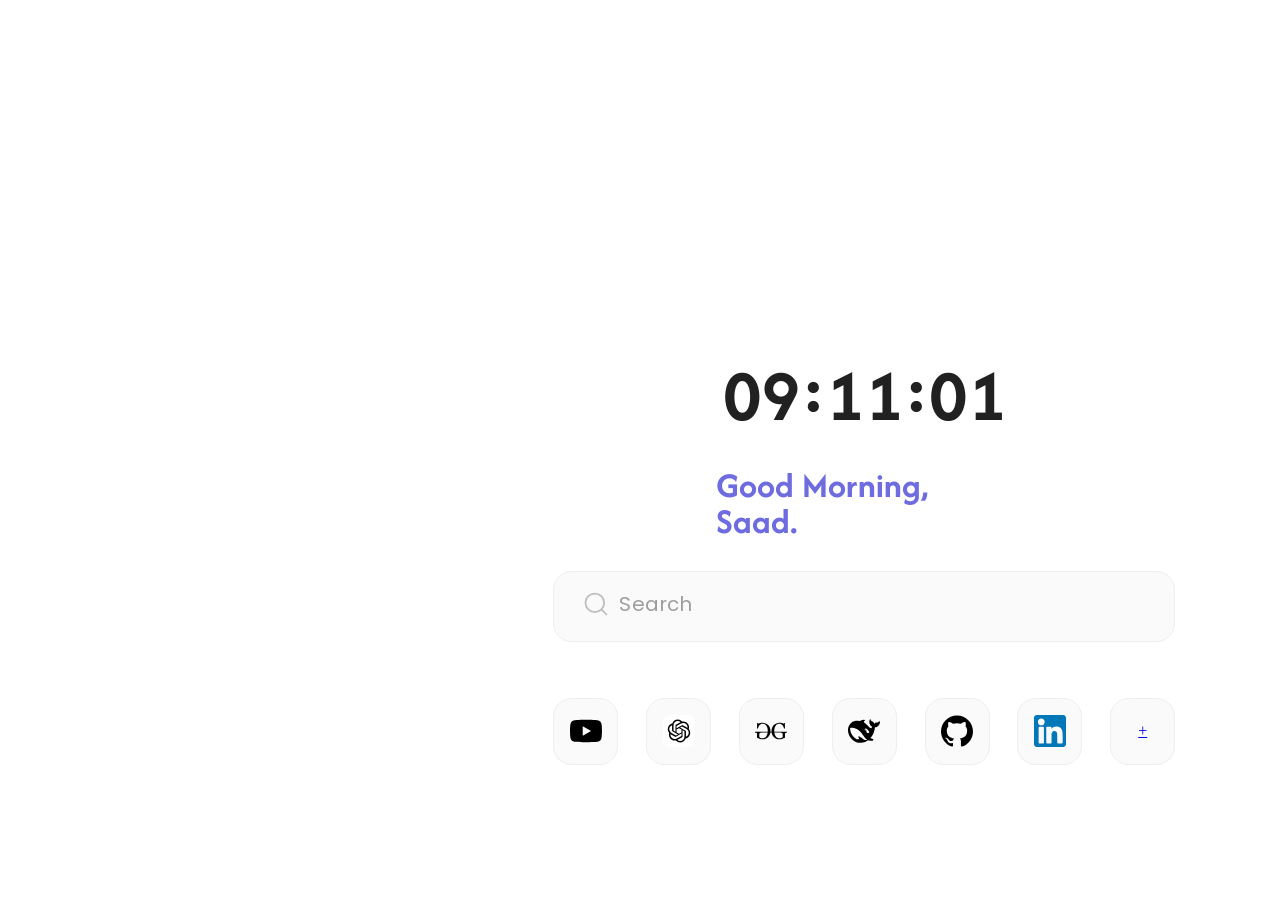
<file: Search/search.html>
<!DOCTYPE html>
<html lang="en">
<head>
    <meta charset="UTF-8">
    <title>Search Engine</title>

    <style>
        @import url('https://fonts.googleapis.com/css2?family=Afacad:wght@400;700&family=Poppins:wght@400&display=swap');

        * {
            margin: 0;
            padding: 0;
        }

        body {
            width: 1715.9420166015625px;
            height: 397.68115234375px;
            top:  359px;
            left:  6px;
            gap: 55.65px;
        }

        .greetinger {
            display: flex;
            position: absolute;
            flex-direction: column;
            align-items: center;
            width: 1715.9420166015625px;
            height: 397.68115234375px;
            top:  359px;
            left:  6px;
            gap: 55.65px;
        }

        .time {
            width: 281px;
            height: 99px;
            font-family: Afacad, sans-serif;
            font-weight: 700;
            font-size: 74px;
            line-height: 100%;
            text-align: center;
            color: #212121;
        }

        .text {
            width: 296px;
            height: 48px;
            font-family: Afacad, sans-serif;
            font-weight: 700;
            font-size: 36px;
            line-height: 100%;
            color: #6E6CDF;
        }

        .Search {
            width: auto;
            height: auto;
            display: flex;
            flex-direction: row;
            box-sizing: border-box;
            border-radius: 18.5px;
            border: 1.16px #EEEEEE solid;
            padding: 18.55px 27.83px;
            gap: 9.28px;
            background-color: #FAFAFA;
        }

        .links {
            display: flex;
            justify-content: center;
            gap: 27.83px;
            height: 65px;
            width: 621.96px;
        }

        .search-block{
            width: 621.45px;
            height: 185.75px;
            gap: 55.65px;
            display: flex;
            flex-direction: column;

        }
        .ttimetext{
            display: flex;
            flex-direction: column;
            align-items: center;
            width: 1715.94px;
            height: 156.28px;
            gap: 9.28px;
        }
        .links a {
            width: 65px;
            height: 65px;
            border: 1.16px solid #EEEEEE;
            border-radius: 18.57px;
            display: flex;
            align-items: center;
            justify-content: center;
            background-color: #FAFAFA;
        }
        .links a img{
            width: 32px;
            height: 32px;
            display: flex;
            align-items: center;
            justify-content: center;
            overflow: hidden;
        }
        .weather {
            position: absolute;
            width: 1658px;
            height: 70px;
            top: 34px;
            left: 35px;
            display: flex;
            flex-direction: column;
            align-items: flex-end;
        }

        .Search span{
            color: #9E9E9E;
            font-family: 'Poppins', sans-serif;
            font-weight: 400;
            font-size: 20px;
            line-height: 140%;
            letter-spacing: 0.23px;
        }
        .temperature {
            width: 44px;
            height: 43px;
            font-family: Afacad, sans-serif;
            font-weight: 700;
            font-size: 32px;
            line-height: 100%;
            text-align: center;
            color: #212121;
        }
        .search-icon{
            width: 28px;
            height: 28px;
        }
        .city {
            font-family: Afacad, sans-serif;
            height: 27px;
            width: 98px;
            font-style: Bold;
            font-weight: 700;
            font-size: 20px;
            line-height: 100%;
            color: #6E6CDF;
        }
        @media (max-width: 600px) {
            body {
                width: 393px;
                height: 852px;
                color: #FFFFFF;
            }

            .greetinger {
                display: flex;
                position: absolute;
                flex-direction: column;
                align-items: center;
                width: 1715.9420166015625px;
                height: 397.68115234375px;
                top:  359px;
                left:  6px;
                gap: 55.65px;
            }

            .time {
                width: 182px;
                height: 64px;
                font-family: Afacad, sans-serif;
                font-weight: 700;
                font-size: 48px;
                line-height: 100%;
                text-align: center;
                color: #212121;
            }

            .text {
                width: 198px;
                height: 32px;
                font-family: Afacad, sans-serif;
                font-weight: 700;
                font-size: 24px;
                line-height: 100%;
                color: #6E6CDF;
            }

            .Search {
                width: auto;
                height: auto;
                display: flex;
                flex-direction: row;
                box-sizing: border-box;
                border-radius: 16px;
                border: 1px #EEEEEE solid;
                padding: 16px 24px;
                gap: 8px;
                background-color: #FAFAFA;
            }

            .links {
                display: flex;
                justify-content: center;
                gap: 27.83px;
                height: 65px;
                width: 621.96px;
            }

            .search-block{
                width: 345px;
                height: 129px;
                gap: 24px;
                top: 603px;
                left:  24px;
                display: flex;
                flex-direction: column;

            }
            .ttimetext{
                display: flex;
                flex-direction: column;
                align-items: center;
                width: 345px;
                height: 104px;
                gap: 8px;
                top: 283.5px;
                left: 24px;
            }
            .links a {
                width: 65px;
                height: 65px;
                border: 1.16px solid #EEEEEE;
                border-radius: 18.57px;
                display: flex;
                align-items: center;
                justify-content: center;
                background-color: #FAFAFA;
            }
            .links a img{
                width: 32px;
                height: 32px;
                display: flex;
                align-items: center;
                justify-content: center;
                overflow: hidden;
            }
            .weather {
                position: absolute;
                width: 345px;
                height: 48px;
                top: 20px;
                left: 24px;
                display: flex;
                flex-direction: column;
                align-items: flex-end;
            }

            .Search span{
                color: #9E9E9E;
                font-family: 'Poppins', sans-serif;
                font-weight: 400;
                font-size: 20px;
                line-height: 140%;
                letter-spacing: 0.23px;
            }
            .temperature {
                width: 31px;
                height: 29px;
                font-family: Afacad, sans-serif;
                font-weight: 700;
                font-size: 22px;
                line-height: 100%;
                text-align: center;
                color: #212121;
            }
            .search-icon{
                width: 28px;
                height: 28px;
            }
            .city {
                font-family: Afacad, sans-serif;
                height: 68px;
                width: 19px;
                font-style: Bold;
                font-weight: 700;
                font-size: 14px;
                line-height: 100%;
                color: #6E6CDF;
            }



        }
    </style>
</head>

<body>

<div class="weather">
    <div class="temperature">36°</div>
    <div class="city">Ahmedabad</div>
</div>

<div class="greetinger">

    <div class="ttimetext">
        <div class="time">
            09:11:01
        </div>

        <div class="text">
            Good Morning, Saad.
        </div>
    </div>
    <div class="search-block">
        <div class="Search">
            <a href="#"><img src="icon/search-01.svg" alt="Search"></a>
            <span>Search</span>
        </div>
        <div class="links">
            <a href="#"><img src="icon/youtube.svg" alt="YouTube"></a>
            <a href="#"><img src="icon/chatgpt-icon.svg" alt="GPT"></a>
            <a href="#"><img src="icon/geeksforgeeks-svgrepo-com.svg" alt="GeekForGeeks"></a>
            <a href="#"><img src="icon/deepseek.svg" alt="DeepSeek"></a>
            <a href="#"><img src="icon/github.svg" alt="GitHub"></a>
            <a href="#"><img src="icon/linkedin-svgrepo-com.svg" alt="in"></a>
            <a href="#">+</a>
        </div>
    </div>
</div>

</body>
</html>
</file>
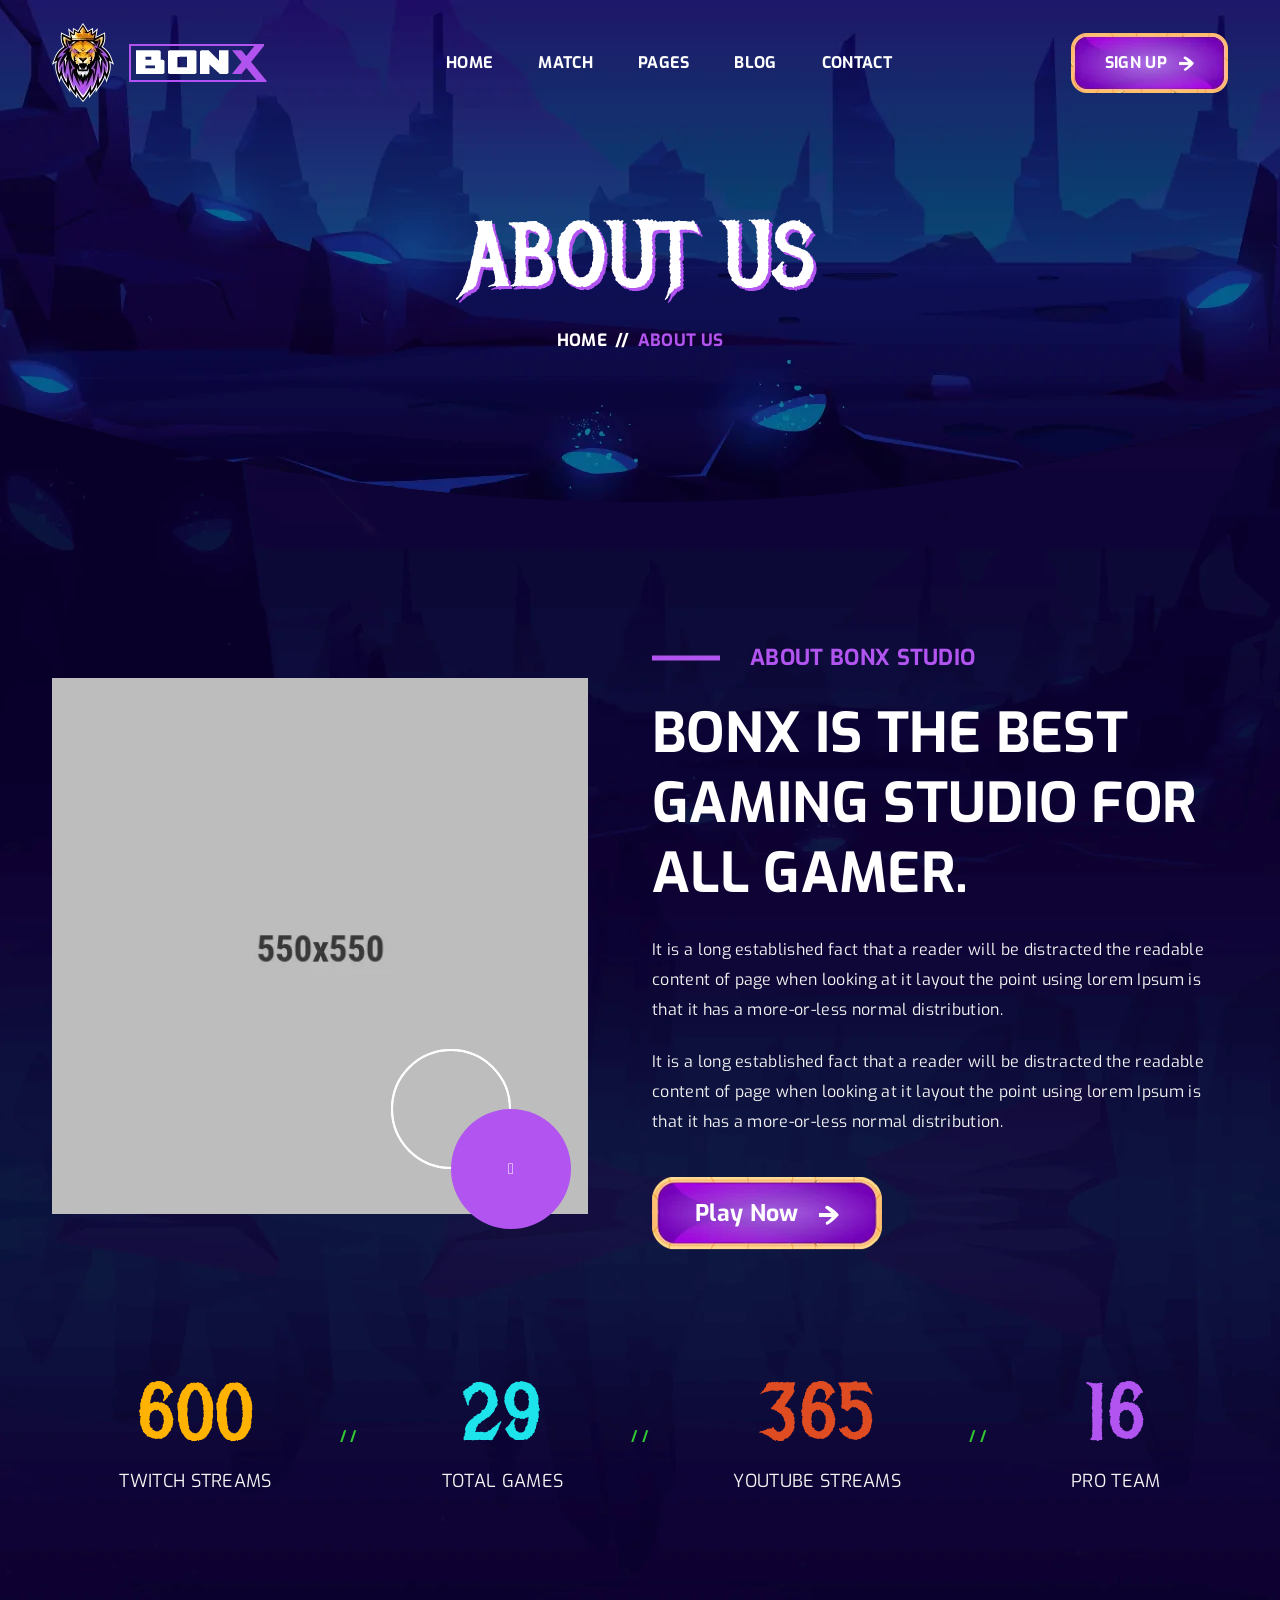
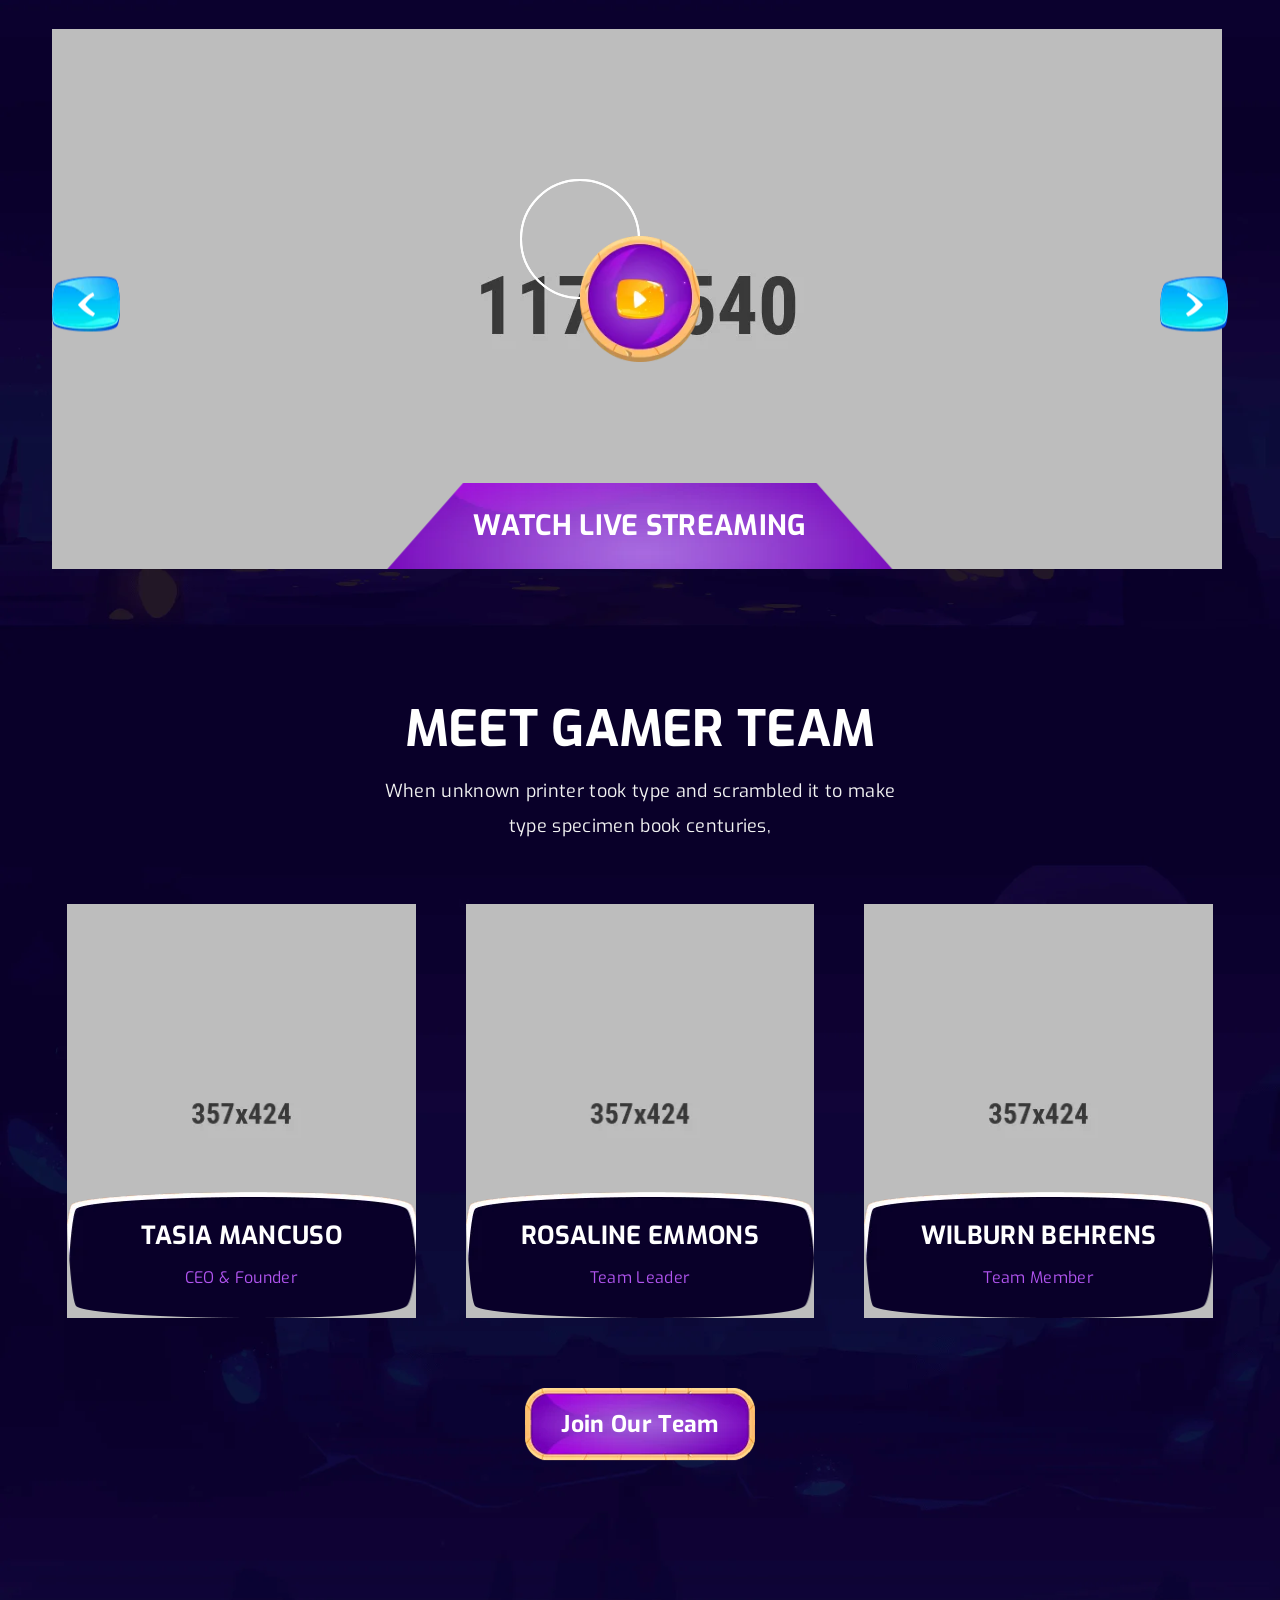
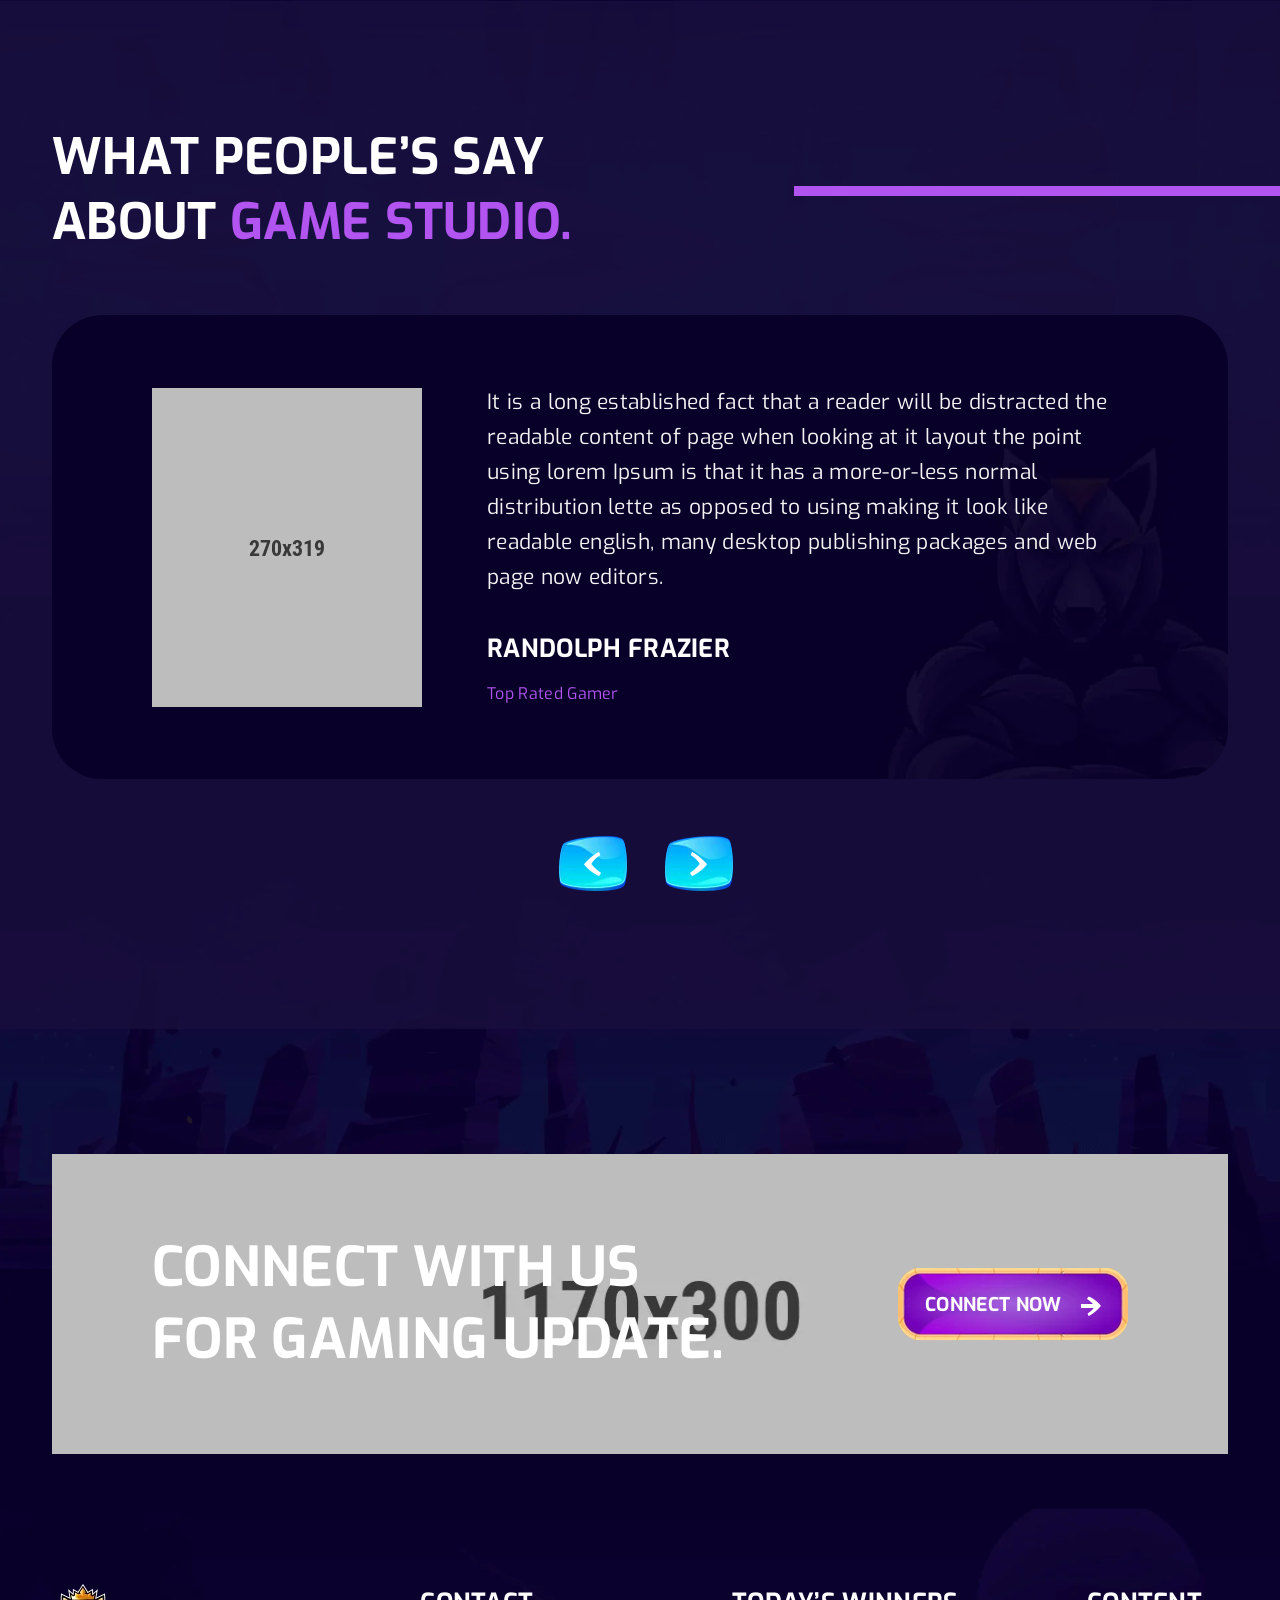
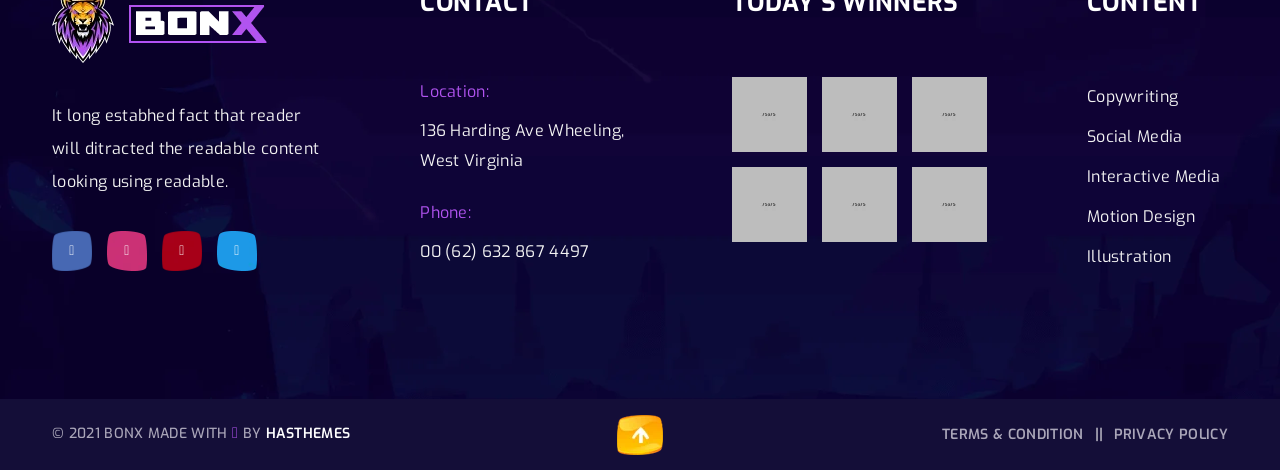
<file: ORIS/HomeWork4/Static/bonx/about.html>
<!doctype html>
<html class="no-js" lang="en">

<head>
    <meta charset="utf-8">
    <meta http-equiv="x-ua-compatible" content="ie=edge">
    <title>Bonx - Gaming Website Template HTML Version</title>
    <meta name="description" content="240+ Best Bootstrap Templates are available on this website. Find your template for your project compatible with the most popular HTML library in the world."/>
    <meta name="viewport" content="width=device-width, initial-scale=1">
    
    <!-- Add site Favicon -->
    <link rel="shortcut icon" href="assets/img/favicon.ico" type="image/png">

    <!-- CSS 
    ========================= -->
    <link rel="preconnect" href="https://fonts.googleapis.com">
    <link rel="preconnect" href="https://fonts.gstatic.com" crossorigin>
    <link href="https://fonts.googleapis.com/css2?family=Exo:ital,wght@0,100;0,200;0,300;0,400;0,500;0,600;0,700;0,800;0,900;1,100;1,200;1,300;1,400;1,500;1,600;1,700;1,800;1,900&family=Metal+Mania&display=swap" rel="stylesheet">

    <link rel="stylesheet" href="assets/css/vendor/bootstrap.min.css">
    <link rel="stylesheet" href="assets/css/slick.css">
    <link rel="stylesheet" href="assets/css/icofont.min.css">
    <link rel="stylesheet" href="assets/css/animate.css">
    <link rel="stylesheet" href="assets/css/nice-select.css">
    <link rel="stylesheet" href="assets/css/magnific-popup.css">
    <!-- Main Style CSS -->
    <link rel="stylesheet" href="assets/css/style.css">
</head>

<body class="body__bg" data-bgimg="assets/img/bg/body-bg2.webp">
   
  
     <!--offcanvas menu area start-->
     <div class="body_overlay">
                
    </div>
    <div class="offcanvas_menu">
        <div class="container">
            <div class="row">
                <div class="col-12">
                    <div class="offcanvas_menu_wrapper">
                        <div class="canvas_close">
                            <a href="javascript:void(0)"><i class="icofont-close"></i></a>  
                        </div>
                        <div id="menu" class="text-left ">
                            <ul class="offcanvas_main_menu">
                                <li class="menu-item-has-children active">
                                    <a href="index.html">Home</a>
                                </li>
                                <li class="menu-item-has-children"><a href="#">Match</a>
                                    <ul class="sub-menu">
                                        <li><a href="match.html">Match Page</a></li>
                                        <li><a href="match-details.html">Match Details</a></li>
                                    </ul>
                                </li>
                                <li class="menu-item-has-children"><a href="#">Pages</a>
                                    <ul class="sub-menu">
                                        <li><a href="about.html">About Us</a></li>
                                        <li><a href="all-game.html">All Game</a></li>
                                        <li><a href="game-details.html">Game Details</a></li>
                                        <li><a href="faq.html">Faq Page</a></li>
                                        <li><a href="players.html">Players</a></li>
                                        <li><a href="player-details.html">Player Details</a></li>
                                        <li><a href="404.html">Error 404</a></li>
                                    </ul>
                                </li>
                                <li class="menu-item-has-children">
                                    <a href="#">blog</a>
                                    <ul class="sub-menu">
                                        <li><a href="blog-left-sidebar.html">Blog Left Sidebar</a></li>
                                        <li><a href="blog-right-sidebar.html">Blog Right Sidebar</a></li>
                                        <li><a href="blog-without-sidebar.html">Blog Without Sidebar</a></li>
                                         <li><a href="blog-grid-left-sidebar.html">Blog Grid Left Sidebar</a></li>
                                            <li><a href="blog-grid-right-sidebar.html">Blog Grid Right Sidebar</a></li>
                                        <li><a href="blog-grid-without-sidebar.html">Blog Grid Without Sidebar</a></li>
                                        <li><a href="blog-details-left-sidebar.html">Blog Details Left Sidebar</a></li>
                                        <li><a href="blog-details-right-sidebar.html">Blog Details Right Sidebar</a></li>
                                        <li><a href="blog-details.html">Blog Details</a></li>
                                    </ul>
                                </li>
                                <li class="menu-item-has-children"><a href="contact.html">Contact Us</a></li>
                            </ul>
                        </div>
                    </div>
                </div>
            </div>
        </div>
    </div>
    <!--offcanvas menu area end-->

    <!--header area start-->
    <header class="header_section header_transparent sticky-header">
        <div class="container">
            <div class="row">
                <div class="col-12">
                    <div class="main_header d-flex justify-content-between align-items-center">
                        <div class="header_logo">
                            <a class="sticky_none" href="index.html"><img src="assets/img/logo/logo.webp" alt=""></a>
                        </div>
                        <!--main menu start-->
                        <div class="main_menu d-none d-lg-block"> 
                            <nav>  
                                <ul class="d-flex">
                                    <li><a href="index.html">Home</a></li> 
                                    <li><a href="match.html">Match</a>
                                        <ul class="sub_menu">
                                            <li><a href="match.html">Match Page</a></li>
                                            <li><a href="match-details.html">Match Details</a></li>
                                        </ul>
                                    </li>
                                    <li><a href="#">Pages</a>
                                        <ul class="sub_menu">
                                            <li><a href="about.html">About Us</a></li>
                                            <li><a href="all-game.html">All Game</a></li>
                                            <li><a href="game-details.html">Game Details</a></li>
                                            <li><a href="faq.html">Faq Page</a></li>
                                            <li><a href="players.html">Players</a></li>
                                            <li><a href="player-details.html">Player Details</a></li>
                                            <li><a href="404.html">Error 404</a></li>
                                        </ul>
                                    </li>
                                    <li><a href="blog-left-sidebar.html">blog</a>
                                        <ul class="sub_menu">
                                            <li><a href="blog-left-sidebar.html">Blog Left Sidebar</a></li>
                                            <li><a href="blog-right-sidebar.html">Blog Right Sidebar</a></li>
                                            <li><a href="blog-without-sidebar.html">Blog Without Sidebar</a></li>
                                             <li><a href="blog-grid-left-sidebar.html">Blog Grid Left Sidebar</a></li>
                                            <li><a href="blog-grid-right-sidebar.html">Blog Grid Right Sidebar</a></li>
                                            <li><a href="blog-grid-without-sidebar.html">Blog Grid Without Sidebar</a></li>
                                            <li><a href="blog-details-left-sidebar.html">Blog Details Left Sidebar</a></li>
                                            <li><a href="blog-details-right-sidebar.html">Blog Details Right Sidebar</a></li>
                                            <li><a href="blog-details.html">Blog Details</a></li>
                                        </ul>
                                    </li>
                                    <li><a href="contact.html">Contact</a></li>
                                </ul>  
                            </nav>
                        </div>
                        <!--main menu end-->
                        <div class="header_right_sidebar d-flex align-items-center">
                            <div class="sing_up_btn">
                                <a class="btn btn-link" href="#">SIGN UP <img src="assets/img/icon/arrrow-icon2.webp" alt=""> </a>
                            </div>
                            <div class="canvas_open">
                                <a href="javascript:void(0)"><i class="icofont-navigation-menu"></i></a>
                            </div>
                        </div>
                    </div>
                </div>
            </div>
        </div>
    </header>
    <!--header area end-->

    <!-- breadcrumbs area start -->
    <div class="breadcrumbs_aree breadcrumbs_bg mb-140" data-bgimg="assets/img/bg/breadcrumbs-bg.webp">
        <div class="container">
            <div class="row">
                <div class="col-12">
                    <div class="breadcrumbs_text text-center">
                        <h1>about us</h1>
                        <ul class="d-flex justify-content-center">
                            <li><a href="index.html">Home </a></li>
                            <li> <span>//</span></li>
                            <li>  about us</li>
                        </ul>
                    </div>
                </div>
            </div>
        </div>
    </div>
    <!-- breadcrumbs area end -->

    <!-- page wrapper start -->
    <div class="page_wrapper">

        <!-- about section start -->
        <section class="about_section">
            <div class="container">
                <div class="row align-items-center">
                    <div class="col-lg-6">
                        <div class="about_thumb wow fadeInUp" data-wow-delay="0.1s" data-wow-duration="1.1s">
                            <img src="assets/img/others/about-thumb.webp" alt="">
                            <div class="about_video_btn">
                                <a class="video_popup" href="https://www.youtube.com/watch?v=eS9Qm4AOOBY">
                                    <i class="icofont-ui-play"></i>
                                </a>
                            </div>
                        </div>
                    </div>
                    <div class="col-lg-6">
                        <div class="about_sidebar wow fadeInUp" data-wow-delay="0.2s" data-wow-duration="1.2s">
                            <div class="about_title">
                                <h5>ABOUT BONX STUDIO</h5>
                                <h2>bonx is the best gaming studio for all gamer.</h2>
                            </div>
                            <div class="about_desc">
                                <p>It is a long established fact that a reader will be distracted the readable
                                content of page when looking at it layout the point using lorem Ipsum is that
                                it has a more-or-less normal distribution.</p>
                                <p>It is a long established fact that a reader will be distracted the readable
                                content of page when looking at it layout the point using lorem Ipsum is that
                                it has a more-or-less normal distribution.</p>
                            </div>
                            <div class="about_btn">
                                <a class="btn btn-link wow" href="all-game.html">Play Now <img src="assets/img/icon/arrrow-icon.webp" alt=""> </a>
                            </div>
                        </div>
                    </div>
                </div>
            </div>
        </section>
        <!-- about section end -->

        <!-- counterup section start -->
        <section class="counterup_section wow fadeInUp  mb-130" data-wow-delay="0.1s" data-wow-duration="1.1s">
            <div class="container">
                <div class="row">
                    <div class="col-12">
                        <div class="counterup_inner d-flex justify-content-center">
                            <div class="single_counterup one">
                                <div class="counterup_text">
                                    <h2 class="counterup color1">8697</h2>
                                    <span>TWITCH STREAMS</span>
                                </div>
                            </div>
                            <div class="single_counterup two">
                                <div class="counterup_text">
                                    <h2 class="counterup color2">428</h2>
                                    <span>TOTAL GAMES</span>
                                </div>
                            </div>
                            <div class="single_counterup three">
                                <div class="counterup_text">
                                    <h2 class="counterup color3">5367</h2>
                                    <span>YOUTUBE STREAMS</span>
                                </div>
                            </div>
                            <div class="single_counterup four">
                                <div class="counterup_text">
                                    <h2 class="counterup color4">249</h2>
                                    <span>PRO TEAM</span>
                                </div>
                            </div>
                        </div>
                    </div>
                </div>
            </div>
        </section>
        <!-- counterup section end -->

        <!-- gaming video section start -->
        <section class="gaming_video_section wow fadeInUp mb-118" data-wow-delay="0.1s" data-wow-duration="1.1s">
            <div class="container">
                <div class="row">
                    <div class="col-12">
                        <div class="gaming_video_inner slick_navigation slick__activation" data-slick='{
                            "slidesToShow": 1,
                            "slidesToScroll": 1,
                            "arrows": true,
                            "dots": false,
                            "autoplay": false,
                            "speed": 300,
                            "infinite": true ,  
                            "responsive":[ 
                            {"breakpoint":500, "settings": { "slidesToShow": 1 } }  
                            ]                                                     
                        }'>
                            <div class="gaming_video_thumb">
                                <img src="assets/img/bg/gaming-bg1.webp" alt="">
                                <div class="gaming_video_paly_icon">
                                    <a class="video_popup" href="https://www.youtube.com/watch?v=eS9Qm4AOOBY"><img src="assets/img/others/play-btn.webp" alt=""></a>
                                </div>
                                <div class="live_streaming_text">
                                    <h3>Watch Live Streaming</h3>
                                </div>
                            </div>
                            <div class="gaming_video_thumb">
                                <img src="assets/img/bg/gaming-bg1.webp" alt="">
                                <div class="gaming_video_paly_icon">
                                    <a class="video_popup" href="https://www.youtube.com/watch?v=eS9Qm4AOOBY"><img src="assets/img/others/play-btn.webp" alt=""></a>
                                </div>
                                <div class="live_streaming_text">
                                    <h3>Watch Live Streaming</h3>
                                </div>
                            </div>
                        </div>
                    </div>
                </div>
            </div>
        </section>
        <!-- gaming video section end -->

        <!-- gamer team section start -->
        <section class="gamer_team_section mb-140">
            <div class="container">
                <div class="section_title text-center wow fadeInUp mb-60" data-wow-delay="0.1s" data-wow-duration="1.1s">
                    <h2>MEET GAMER TEAM</h2>
                    <p>When unknown printer took type and scrambled it to make <br>
                        type specimen book centuries,</p>
                </div>
                <div class="gamer_team_inner">
                    <div class="row">
                        <div class="col-lg-4 col-md-6 col-sm-6">
                            <div class="gamer_single_team wow fadeInUp" data-wow-delay="0.1s" data-wow-duration="1.1s">
                                <div class="gamer_team_thumb">
                                    <a href="#"><img src="assets/img/others/team1.webp" alt=""></a>
                                    <div class="gamer_team_text">
                                        <h3><a href="#">Tasia Mancuso</a></h3>
                                        <span>CEO & Founder</span>
                                    </div>
                                </div>
                            </div>
                        </div>
                        <div class="col-lg-4 col-md-6 col-sm-6">
                            <div class="gamer_single_team wow fadeInUp" data-wow-delay="0.2s" data-wow-duration="1.2s">
                                <div class="gamer_team_thumb">
                                    <a href="#"><img src="assets/img/others/team2.webp" alt=""></a>
                                    <div class="gamer_team_text">
                                        <h3><a href="#">Rosaline Emmons</a></h3>
                                        <span>Team Leader</span>
                                    </div>
                                </div>
                            </div>
                        </div>
                        <div class="col-lg-4 col-md-6 col-sm-6">
                            <div class="gamer_single_team wow fadeInUp" data-wow-delay="0.3s" data-wow-duration="1.3s">
                                <div class="gamer_team_thumb">
                                    <a href="#"><img src="assets/img/others/team3.webp" alt=""></a>
                                    <div class="gamer_team_text">
                                        <h3><a href="#">Wilburn Behrens</a></h3>
                                        <span>Team Member</span>
                                    </div>
                                </div>
                            </div>
                        </div>
                    </div>
                </div>
                <div class="join_our_team_btn text-center">
                    <a class="btn btn-link" href="#">Join Our Team</a>
                </div>
            </div>
        </section>
        <!-- gamer team section end -->

         <!-- testimonial section start -->
         <section class="testimonial_section wow fadeInUp" data-bgimg="assets/img/others/testimonial-bg-fullwidth.webp" data-wow-delay="0.1s" data-wow-duration="1.1s">
            <div class="container">
                <div class="row">
                    <div class="col-12">
                        <div class="section_title mb-60">
                            <h2>What people’s say <br>
                                ABOUT <span>game studio.</span></h2>
                        </div>
                        <div class="testimonial_inner slick__activation slick_navigation" data-slick='{
                            "slidesToShow": 1,
                            "slidesToScroll": 1,
                            "arrows": true,
                            "dots": false,
                            "autoplay": false,
                            "speed": 300,
                            "infinite": true ,  
                            "responsive":[  
                            {"breakpoint":576, "settings": { "slidesToShow": 1 } }  
                            ]                                                     
                        }' data-bgimg="assets/img/others/testimonial-bg.webp">
                            <div class="testimonial_list d-flex align-items-center">
                                <div class="testimonial_thumb">
                                    <img src="assets/img/others/testimonial-thumb.webp" alt="">
                                </div>
                                <div class="testimonial_content">
                                    <div class="testimonial_desc">
                                        <p>It is a long established fact that a reader will be distracted the
                                        readable content of page when looking at it layout the point using
                                        lorem Ipsum is that it has a more-or-less normal distribution lette
                                        as opposed to using making it look like readable english,
                                        many desktop publishing packages and web page now editors.</p>
                                    </div>
                                    <div class="testimonial_author">
                                        <h3>Randolph Frazier</h3>
                                        <span>Top Rated Gamer</span>
                                    </div>
                                </div>
                            </div>
                            <div class="testimonial_list d-flex align-items-center">
                                <div class="testimonial_thumb">
                                    <img src="assets/img/others/testimonial-thumb.webp" alt="">
                                </div>
                                <div class="testimonial_content">
                                    <div class="testimonial_desc">
                                        <p>Lorem ipsum dolor sit, amet consectetur adipisicing elit. Natus quos consectetur amet blanditiis, facilis esse illo unde saepe facere dolore porro asperiores ducimus, inventore voluptate doloribus odio fugit magnam voluptatum perferendis? Sit quisquam labore adipisci doloremque! Aperiam voluptate modi quasi are nobis.</p>
                                    </div>
                                    <div class="testimonial_author">
                                        <h3>Roar Spring</h3>
                                        <span>Top Rated Gamer</span>
                                    </div>
                                </div>
                            </div>
                        </div>
                    </div>
                </div>
            </div>
        </section>
        <!-- testimonial section end -->

        <!-- gaming update section start -->
        <section class="gaming_update_section">
            <div class="container">
                <div class="row">
                    <div class="col-12">
                        <div class="gaming_update_inner d-flex justify-content-between align-items-center" data-bgimg="assets/img/bg/gaming-update.webp">
                            <div class="gaming_update_text">
                                <h2>Connect with us <br>
                                    for gamING update.</h2>
                            </div>
                            <div class="gaming_update_btn">
                                <a class="btn btn-link" href="#">CONNECT NOW <img src="assets/img/icon/arrrow-icon.webp" alt=""> </a>
                            </div>
                        </div>
                    </div>
                </div>
            </div>
        </section>
        <!-- gaming update section end -->

    </div>
    <!-- page wrapper end -->

    <!--footer area start-->
    <footer class="footer_widgets">
        <div class="main_footer">
            <div class="container">
                <div class="row">
                    <div class="col-12">
                        <div class="main_footer_inner d-flex">
                            <div class="footer_widget_list">
                                <div class="footer_logo">
                                    <a href="#"><img src="assets/img/logo/logo.webp" alt=""></a>
                                </div>
                                <div class="footer_contact_desc">
                                    <p>It long estabhed fact that reader
                                        will ditracted the readable content
                                        looking using readable.</p>
                                </div>
                                <div class="footer_social">
                                    <ul class="d-flex">
                                        <li><a class="facebook" href="https://www.facebook.com"><i class="icofont-facebook"></i></a></li>
                                        <li><a class="dribbble" href="https://dribbble.com"><i class="icofont-dribbble"></i></a></li>
                                        <li><a class="youtube" href="https://www.youtube.com"><i class="icofont-youtube-play"></i></a></li>
                                        <li><a class="twitter" href="https://twitter.com"><i class="icofont-twitter"></i></a></li>
                                    </ul>
                                </div>
                            </div>
                            <div class="footer_widget_list contact">
                                <h3>Contact</h3>
                                <div class="footer_contact_info">
                                    <div class="footer_contact_info_list">
                                        <span>Location:</span>
                                        <p>136 Harding Ave
                                            Wheeling, West Virginia</p>
                                    </div>
                                    <div class="footer_contact_info_list">
                                        <span>Phone:</span>
                                        <p><a href="#">00 (62) 632 867 4497</a></p>
                                    </div>
                                </div>
                            </div>
                            <div class="footer_widget_list">
                                <h3>today’s winners</h3>
                                <div class="footer_winners_gallery">
                                    <div class="footer_winners_list d-flex">
                                        <div class="footer_winners_thumb">
                                            <a href="game-details.html"><img src="assets/img/others/winners1.webp" alt=""></a>
                                        </div>
                                        <div class="footer_winners_thumb">
                                            <a href="game-details.html"><img src="assets/img/others/winners2.webp" alt=""></a>
                                        </div>
                                        <div class="footer_winners_thumb">
                                            <a href="game-details.html"><img src="assets/img/others/winners3.webp" alt=""></a>
                                        </div>
                                    </div>
                                    <div class="footer_winners_list d-flex">
                                        <div class="footer_winners_thumb">
                                            <a href="game-details.html"><img src="assets/img/others/winners4.webp" alt=""></a>
                                        </div>
                                        <div class="footer_winners_thumb">
                                            <a href="game-details.html"><img src="assets/img/others/winners5.webp" alt=""></a>
                                        </div>
                                        <div class="footer_winners_thumb">
                                            <a href="game-details.html"><img src="assets/img/others/winners6.webp" alt=""></a>
                                        </div>
                                    </div>
                                </div>
                            </div>
                            <div class="footer_widget_list footer_list_menu">
                                <h3>Content</h3>
                                <div class="footer_menu">
                                    <ul>
                                        <li><a href="about.html"> Copywriting</a></li>
                                        <li><a href="about.html">Social Media</a></li>
                                        <li><a href="about.html">Interactive Media</a></li>
                                        <li><a href="about.html">Motion Design</a></li>
                                        <li><a href="about.html">Illustration</a></li>
                                    </ul>
                                </div>
                            </div>
                        </div>
                    </div> 
                </div>
            </div>
        </div>
        <div class="footer_bottom">
            <div class="container">
                <div class="row">
                    <div class="col-12">
                        <div class="footer_bottom_inner d-flex justify-content-between">
                            <div class="copyright_right">
                                <p> © 2021  BONX  Made with  <i class="icofont-heart"></i>  by <a href="https://hasthemes.com">HasThemes</a></p>
                            </div>
                            <div class="footer_bottom_link_menu">
                                <ul class="d-flex">
                                    <li><a href="about.html">Terms & Condition  </a></li>
                                    <li><a href="about.html">Privacy Policy  </a></li>
                                </ul>
                            </div>
                            <div class="scroll__top_icon">
                                <a id="scroll-top" href="#"><img src="assets/img/icon/scroll-top.webp" alt=""></a>
                            </div>
                        </div>
                    </div>
                </div>
            </div>
        </div>
    </footer>
    <!--footer area end-->

   
<!-- JS
============================================ -->
<!--modernizr min js here-->
<script src="assets/js/vendor/modernizr-3.7.1.min.js"></script>

<!-- Vendor JS -->
<script src="assets/js/vendor/jquery-3.6.0.min.js"></script>
<script src="assets/js/vendor/jquery-migrate-3.3.2.min.js"></script>
<script src="assets/js/vendor/popper.js"></script>
<script src="assets/js/vendor/bootstrap.min.js"></script>
<script src="assets/js/slick.min.js"></script>
<script src="assets/js/wow.min.js"></script>
<script src="assets/js/jquery.nice-select.js"></script>
<script src="assets/js/jquery.magnific-popup.min.js"></script>
<script src="assets/js/jquery.counterup.min.js"></script>
<script src="assets/js/jquery-waypoints.js"></script>

<!-- Main JS -->
<script src="assets/js/main.js"></script>



</body>

</html>
</file>
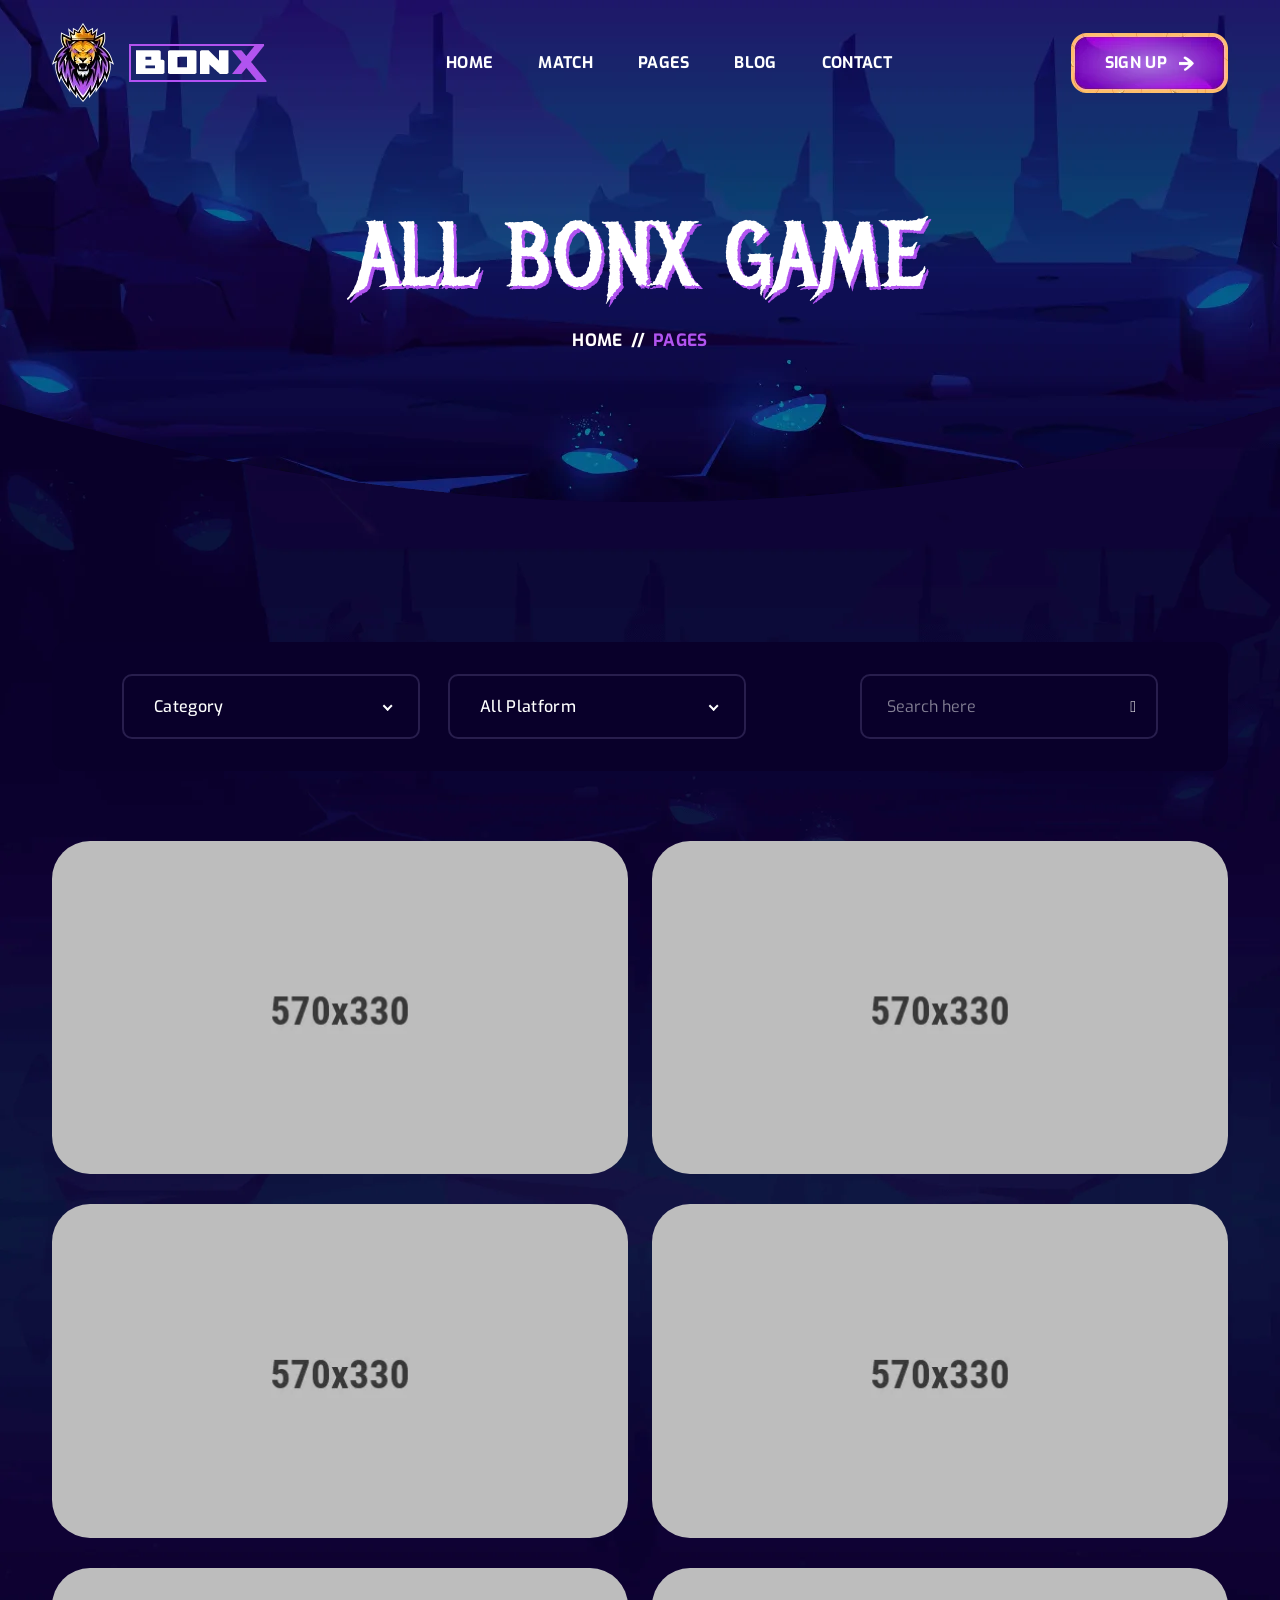
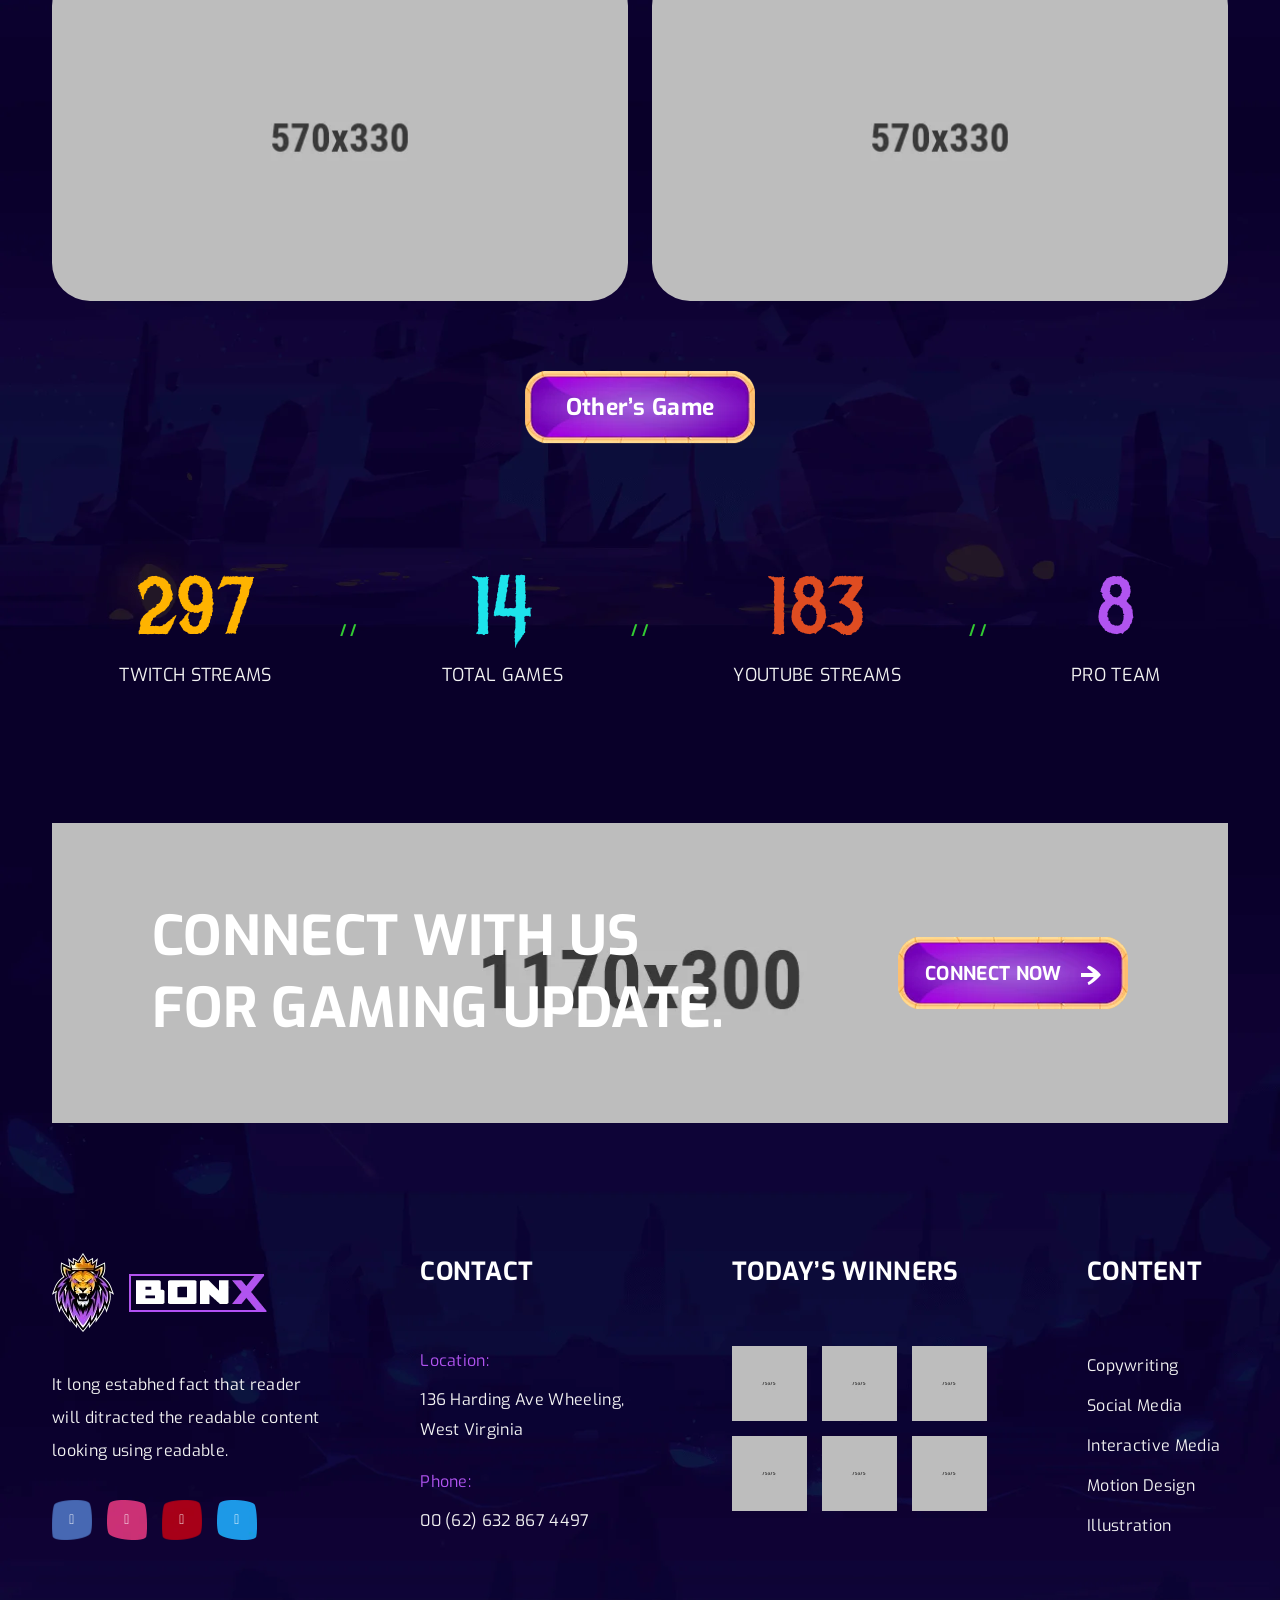
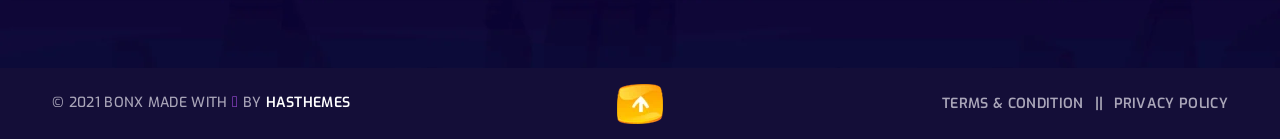
<file: ORIS/HomeWork4/Static/bonx/all-game.html>
<!doctype html>
<html class="no-js" lang="en">

<head>
    <meta charset="utf-8">
    <meta http-equiv="x-ua-compatible" content="ie=edge">
    <title>Bonx - Gaming Website Template HTML Version</title>
    <meta name="description" content="240+ Best Bootstrap Templates are available on this website. Find your template for your project compatible with the most popular HTML library in the world."/>
    <meta name="viewport" content="width=device-width, initial-scale=1">
    
    <!-- Add site Favicon -->
    <link rel="shortcut icon" href="assets/img/favicon.ico" type="image/png">

    <!-- CSS 
    ========================= -->
    <link rel="preconnect" href="https://fonts.googleapis.com">
    <link rel="preconnect" href="https://fonts.gstatic.com" crossorigin>
    <link href="https://fonts.googleapis.com/css2?family=Exo:ital,wght@0,100;0,200;0,300;0,400;0,500;0,600;0,700;0,800;0,900;1,100;1,200;1,300;1,400;1,500;1,600;1,700;1,800;1,900&family=Metal+Mania&display=swap" rel="stylesheet">

    <link rel="stylesheet" href="assets/css/vendor/bootstrap.min.css">
    <link rel="stylesheet" href="assets/css/slick.css">
    <link rel="stylesheet" href="assets/css/icofont.min.css">
    <link rel="stylesheet" href="assets/css/animate.css">
    <link rel="stylesheet" href="assets/css/nice-select.css">
    <link rel="stylesheet" href="assets/css/magnific-popup.css">
    <!-- Main Style CSS -->
    <link rel="stylesheet" href="assets/css/style.css">
    </head>

<body class="body__bg" data-bgimg="assets/img/bg/body-bg2.webp">
   
  
     <!--offcanvas menu area start-->
     <div class="body_overlay">
                
    </div>
    <div class="offcanvas_menu">
        <div class="container">
            <div class="row">
                <div class="col-12">
                    <div class="offcanvas_menu_wrapper">
                        <div class="canvas_close">
                            <a href="javascript:void(0)"><i class="icofont-close"></i></a>  
                        </div>
                        <div id="menu" class="text-left ">
                            <ul class="offcanvas_main_menu">
                                <li class="menu-item-has-children active">
                                    <a href="index.html">Home</a>
                                </li>
                                <li class="menu-item-has-children"><a href="#">Match</a>
                                    <ul class="sub-menu">
                                        <li><a href="match.html">Match Page</a></li>
                                        <li><a href="match-details.html">Match Details</a></li>
                                    </ul>
                                </li>
                                <li class="menu-item-has-children"><a href="#">Pages</a>
                                    <ul class="sub-menu">
                                        <li><a href="about.html">About Us</a></li>
                                        <li><a href="all-game.html">All Game</a></li>
                                        <li><a href="game-details.html">Game Details</a></li>
                                        <li><a href="faq.html">Faq Page</a></li>
                                        <li><a href="players.html">Players</a></li>
                                        <li><a href="player-details.html">Player Details</a></li>
                                        <li><a href="404.html">Error 404</a></li>
                                    </ul>
                                </li>
                                <li class="menu-item-has-children">
                                    <a href="#">blog</a>
                                    <ul class="sub-menu">
                                        <li><a href="blog-left-sidebar.html">Blog Left Sidebar</a></li>
                                        <li><a href="blog-right-sidebar.html">Blog Right Sidebar</a></li>
                                        <li><a href="blog-without-sidebar.html">Blog Without Sidebar</a></li>
                                         <li><a href="blog-grid-left-sidebar.html">Blog Grid Left Sidebar</a></li>
                                            <li><a href="blog-grid-right-sidebar.html">Blog Grid Right Sidebar</a></li>
                                        <li><a href="blog-grid-without-sidebar.html">Blog Grid Without Sidebar</a></li>
                                        <li><a href="blog-details-left-sidebar.html">Blog Details Left Sidebar</a></li>
                                        <li><a href="blog-details-right-sidebar.html">Blog Details Right Sidebar</a></li>
                                        <li><a href="blog-details.html">Blog Details</a></li>
                                    </ul>
                                </li>
                                <li class="menu-item-has-children"><a href="contact.html">Contact Us</a></li>
                            </ul>
                        </div>
                    </div>
                </div>
            </div>
        </div>
    </div>
    <!--offcanvas menu area end-->

    <!--header area start-->
    <header class="header_section header_transparent sticky-header">
        <div class="container">
            <div class="row">
                <div class="col-12">
                    <div class="main_header d-flex justify-content-between align-items-center">
                        <div class="header_logo">
                            <a class="sticky_none" href="index.html"><img src="assets/img/logo/logo.webp" alt=""></a>
                        </div>
                        <!--main menu start-->
                        <div class="main_menu d-none d-lg-block"> 
                            <nav>  
                                <ul class="d-flex">
                                    <li><a href="index.html">Home</a></li> 
                                    <li><a href="match.html">Match</a>
                                        <ul class="sub_menu">
                                            <li><a href="match.html">Match Page</a></li>
                                            <li><a href="match-details.html">Match Details</a></li>
                                        </ul>
                                    </li>
                                    <li><a href="#">Pages</a>
                                        <ul class="sub_menu">
                                            <li><a href="about.html">About Us</a></li>
                                            <li><a href="all-game.html">All Game</a></li>
                                            <li><a href="game-details.html">Game Details</a></li>
                                            <li><a href="faq.html">Faq Page</a></li>
                                            <li><a href="players.html">Players</a></li>
                                            <li><a href="player-details.html">Player Details</a></li>
                                            <li><a href="404.html">Error 404</a></li>
                                        </ul>
                                    </li>
                                    <li><a href="blog-left-sidebar.html">blog</a>
                                        <ul class="sub_menu">
                                            <li><a href="blog-left-sidebar.html">Blog Left Sidebar</a></li>
                                            <li><a href="blog-right-sidebar.html">Blog Right Sidebar</a></li>
                                            <li><a href="blog-without-sidebar.html">Blog Without Sidebar</a></li>
                                             <li><a href="blog-grid-left-sidebar.html">Blog Grid Left Sidebar</a></li>
                                            <li><a href="blog-grid-right-sidebar.html">Blog Grid Right Sidebar</a></li>
                                            <li><a href="blog-grid-without-sidebar.html">Blog Grid Without Sidebar</a></li>
                                            <li><a href="blog-details-left-sidebar.html">Blog Details Left Sidebar</a></li>
                                            <li><a href="blog-details-right-sidebar.html">Blog Details Right Sidebar</a></li>
                                            <li><a href="blog-details.html">Blog Details</a></li>
                                        </ul>
                                    </li>
                                    <li><a href="contact.html">Contact</a></li>
                                </ul>  
                            </nav>
                        </div>
                        <!--main menu end-->
                        <div class="header_right_sidebar d-flex align-items-center">
                            <div class="sing_up_btn">
                                <a class="btn btn-link" href="#">SIGN UP <img src="assets/img/icon/arrrow-icon2.webp" alt=""> </a>
                            </div>
                            <div class="canvas_open">
                                <a href="javascript:void(0)"><i class="icofont-navigation-menu"></i></a>
                            </div>
                        </div>
                    </div>
                </div>
            </div>
        </div>
    </header>
    <!--header area end-->

    <!-- breadcrumbs area start -->
    <div class="breadcrumbs_aree breadcrumbs_bg mb-140" data-bgimg="assets/img/bg/breadcrumbs-bg.webp">
        <div class="container">
            <div class="row">
                <div class="col-12">
                    <div class="breadcrumbs_text text-center">
                        <h1>All bonx game</h1>
                        <ul class="d-flex justify-content-center">
                            <li><a href="index.html">Home </a></li>
                            <li> <span>//</span></li>
                            <li>  PAGES</li>
                        </ul>
                    </div>
                </div>
            </div>
        </div>
    </div>
    <!-- breadcrumbs area end -->

    <!-- page wrapper start -->
    <div class="page_wrapper">

        <!-- popular gaming  section start -->
        <div class="gaming_page_section mb-125">
            <div class="container">
                <div class="gaming_page_header mb-70">
                    <form action="#">
                        <div class="gaming_header_inner d-flex justify-content-between">
                            <div class="gaming_form_left d-flex">
                                <div class="gaming_form_list">
                                    <select>
                                        <option selected value="1">Category</option>
                                        <option value="2">Category2</option>
                                        <option value="3">Category3</option>
                                        <option value="4">Category4</option>
                                    </select>
                                </div>
                                <div class="gaming_form_list">
                                    <select>
                                        <option selected value="1">All Platform</option>
                                        <option value="2">Platform2</option>
                                        <option value="3">Platform3</option>
                                        <option value="4">Platform4</option>
                                    </select>
                                </div>
                            </div>
                            <div class="gaming_form_search">
                                <input placeholder="Search here" type="text">
                                <button><i class="icofont-search-1"></i></button>
                            </div>
                        </div>
                    </form>
                </div>
                <div class="gaming_page_inner">
                    <div class="row">
                        <div class="col-lg-6 col-md-6">
                            <div class="popular_gaming_thumb wow fadeInUp" data-wow-delay="0.1s" data-wow-duration="1.1s">
                                <a href="game-details.html"><img src="assets/img/others/popular-game-thumb1.webp" alt=""></a>
                                <div class="gaming_details_btn">
                                        <a class="btn btn-link" href="game-details.html">Game Details <img src="assets/img/icon/arrrow-icon.webp" alt=""> </a>
                                </div>
                            </div>
                        </div>
                        <div class="col-lg-6 col-md-6">
                            <div class="popular_gaming_thumb wow fadeInUp" data-wow-delay="0.2s" data-wow-duration="1.2s">
                            <a href="game-details.html"><img src="assets/img/others/popular-game-thumb2.webp" alt=""></a>
                            <div class="gaming_details_btn">
                                    <a class="btn btn-link" href="game-details.html">Game Details <img src="assets/img/icon/arrrow-icon.webp" alt=""> </a>
                                </div>
                            </div>
                        </div>
                        <div class="col-lg-6 col-md-6">
                            <div class="popular_gaming_thumb wow fadeInUp" data-wow-delay="0.3s" data-wow-duration="1.3s">
                            <a href="game-details.html"><img src="assets/img/others/popular-game-thumb3.webp" alt=""></a>
                                <div class="gaming_details_btn">
                                    <a class="btn btn-link" href="game-details.html">Game Details <img src="assets/img/icon/arrrow-icon.webp" alt=""> </a>
                                </div>
                            </div>
                        </div>
                        <div class="col-lg-6 col-md-6">
                            <div class="popular_gaming_thumb wow fadeInUp" data-wow-delay="0.4s" data-wow-duration="1.4s">
                            <a href="game-details.html"><img src="assets/img/others/popular-game-thumb4.webp" alt=""></a>
                                <div class="gaming_details_btn">
                                    <a class="btn btn-link" href="game-details.html">Game Details <img src="assets/img/icon/arrrow-icon.webp" alt=""> </a>
                                </div>
                            </div>
                        </div>
                        <div class="col-lg-6 col-md-6">
                            <div class="popular_gaming_thumb wow fadeInUp" data-wow-delay="0.1s" data-wow-duration="1.1s">
                            <a href="game-details.html"><img src="assets/img/others/popular-game-thumb5.webp" alt=""></a>
                                <div class="gaming_details_btn">
                                    <a class="btn btn-link" href="game-details.html">Game Details <img src="assets/img/icon/arrrow-icon.webp" alt=""> </a>
                                </div>
                            </div>
                        </div>
                        <div class="col-lg-6 col-md-6">
                            <div class="popular_gaming_thumb wow fadeInUp" data-wow-delay="0.2s" data-wow-duration="1.2s">
                            <a href="game-details.html"><img src="assets/img/others/popular-game-thumb2.webp" alt=""></a>
                            <div class="gaming_details_btn">
                                    <a class="btn btn-link" href="game-details.html">Game Details <img src="assets/img/icon/arrrow-icon.webp" alt=""> </a>
                                </div>
                            </div>
                        </div>
                    </div>
                </div>
                <div class="others_gane_btn text-center">
                    <a class="btn btn-link" href="#">Other’s Game </a>
                </div>
            </div>
        </div>
        <!-- popular gaming section end -->

        <!-- counterup section start -->
        <section class="counterup_section wow fadeInUp mb-130" data-wow-delay="0.1s" data-wow-duration="1.1s">
            <div class="container">
                <div class="row">
                    <div class="col-12">
                        <div class="counterup_inner d-flex justify-content-center">
                            <div class="single_counterup one">
                                <div class="counterup_text">
                                    <h2 class="counterup color1">8697</h2>
                                    <span>TWITCH STREAMS</span>
                                </div>
                            </div>
                            <div class="single_counterup two">
                                <div class="counterup_text">
                                    <h2 class="counterup color2">428</h2>
                                    <span>TOTAL GAMES</span>
                                </div>
                            </div>
                            <div class="single_counterup three">
                                <div class="counterup_text">
                                    <h2 class="counterup color3">5367</h2>
                                    <span>YOUTUBE STREAMS</span>
                                </div>
                            </div>
                            <div class="single_counterup four">
                                <div class="counterup_text">
                                    <h2 class="counterup color4">249</h2>
                                    <span>PRO TEAM</span>
                                </div>
                            </div>
                        </div>
                    </div>
                </div>
            </div>
        </section>
        <!-- counterup section end -->

        <!-- gaming update section start -->
        <section class="gaming_update_section">
            <div class="container">
                <div class="row">
                    <div class="col-12">
                        <div class="gaming_update_inner d-flex justify-content-between align-items-center" data-bgimg="assets/img/bg/gaming-update.webp">
                            <div class="gaming_update_text">
                                <h2>Connect with us <br>
                                    for gamING update.</h2>
                            </div>
                            <div class="gaming_update_btn">
                                <a class="btn btn-link" href="contact.html">CONNECT NOW <img src="assets/img/icon/arrrow-icon.webp" alt=""> </a>
                            </div>
                        </div>
                    </div>
                </div>
            </div>
        </section>
        <!-- gaming update section end -->

    </div>
    <!-- page wrapper end -->

    <!--footer area start-->
    <footer class="footer_widgets">
        <div class="main_footer">
            <div class="container">
                <div class="row">
                    <div class="col-12">
                        <div class="main_footer_inner d-flex">
                            <div class="footer_widget_list">
                                <div class="footer_logo">
                                    <a href="#"><img src="assets/img/logo/logo.webp" alt=""></a>
                                </div>
                                <div class="footer_contact_desc">
                                    <p>It long estabhed fact that reader
                                        will ditracted the readable content
                                        looking using readable.</p>
                                </div>
                                <div class="footer_social">
                                    <ul class="d-flex">
                                        <li><a class="facebook" href="https://www.facebook.com"><i class="icofont-facebook"></i></a></li>
                                        <li><a class="dribbble" href="https://dribbble.com"><i class="icofont-dribbble"></i></a></li>
                                        <li><a class="youtube" href="https://www.youtube.com"><i class="icofont-youtube-play"></i></a></li>
                                        <li><a class="twitter" href="https://twitter.com"><i class="icofont-twitter"></i></a></li>
                                    </ul>
                                </div>
                            </div>
                            <div class="footer_widget_list contact">
                                <h3>Contact</h3>
                                <div class="footer_contact_info">
                                    <div class="footer_contact_info_list">
                                        <span>Location:</span>
                                        <p>136 Harding Ave
                                            Wheeling, West Virginia</p>
                                    </div>
                                    <div class="footer_contact_info_list">
                                        <span>Phone:</span>
                                        <p><a href="#">00 (62) 632 867 4497</a></p>
                                    </div>
                                </div>
                            </div>
                            <div class="footer_widget_list">
                                <h3>today’s winners</h3>
                                <div class="footer_winners_gallery">
                                    <div class="footer_winners_list d-flex">
                                        <div class="footer_winners_thumb">
                                            <a href="game-details.html"><img src="assets/img/others/winners1.webp" alt=""></a>
                                        </div>
                                        <div class="footer_winners_thumb">
                                            <a href="game-details.html"><img src="assets/img/others/winners2.webp" alt=""></a>
                                        </div>
                                        <div class="footer_winners_thumb">
                                            <a href="game-details.html"><img src="assets/img/others/winners3.webp" alt=""></a>
                                        </div>
                                    </div>
                                    <div class="footer_winners_list d-flex">
                                        <div class="footer_winners_thumb">
                                            <a href="game-details.html"><img src="assets/img/others/winners4.webp" alt=""></a>
                                        </div>
                                        <div class="footer_winners_thumb">
                                            <a href="game-details.html"><img src="assets/img/others/winners5.webp" alt=""></a>
                                        </div>
                                        <div class="footer_winners_thumb">
                                            <a href="game-details.html"><img src="assets/img/others/winners6.webp" alt=""></a>
                                        </div>
                                    </div>
                                </div>
                            </div>
                            <div class="footer_widget_list footer_list_menu">
                                <h3>Content</h3>
                                <div class="footer_menu">
                                    <ul>
                                        <li><a href="about.html"> Copywriting</a></li>
                                        <li><a href="about.html">Social Media</a></li>
                                        <li><a href="about.html">Interactive Media</a></li>
                                        <li><a href="about.html">Motion Design</a></li>
                                        <li><a href="about.html">Illustration</a></li>
                                    </ul>
                                </div>
                            </div>
                        </div>
                    </div> 
                </div>
            </div>
        </div>
        <div class="footer_bottom">
            <div class="container">
                <div class="row">
                    <div class="col-12">
                        <div class="footer_bottom_inner d-flex justify-content-between">
                            <div class="copyright_right">
                                <p> © 2021  BONX  Made with  <i class="icofont-heart"></i>  by <a href="https://hasthemes.com">HasThemes</a></p>
                            </div>
                            <div class="footer_bottom_link_menu">
                                <ul class="d-flex">
                                    <li><a href="about.html">Terms & Condition  </a></li>
                                    <li><a href="about.html">Privacy Policy  </a></li>
                                </ul>
                            </div>
                            <div class="scroll__top_icon">
                                <a id="scroll-top" href="#"><img src="assets/img/icon/scroll-top.webp" alt=""></a>
                            </div>
                        </div>
                    </div>
                </div>
            </div>
        </div>
    </footer>
    <!--footer area end-->

   
<!-- JS
============================================ -->
<!--modernizr min js here-->
<script src="assets/js/vendor/modernizr-3.7.1.min.js"></script>

<!-- Vendor JS -->
<script src="assets/js/vendor/jquery-3.6.0.min.js"></script>
<script src="assets/js/vendor/jquery-migrate-3.3.2.min.js"></script>
<script src="assets/js/vendor/popper.js"></script>
<script src="assets/js/vendor/bootstrap.min.js"></script>
<script src="assets/js/slick.min.js"></script>
<script src="assets/js/wow.min.js"></script>
<script src="assets/js/jquery.nice-select.js"></script>
<script src="assets/js/jquery.magnific-popup.min.js"></script>
<script src="assets/js/jquery.counterup.min.js"></script>
<script src="assets/js/jquery-waypoints.js"></script>

<!-- Main JS -->
<script src="assets/js/main.js"></script>



</body>

</html>
</file>
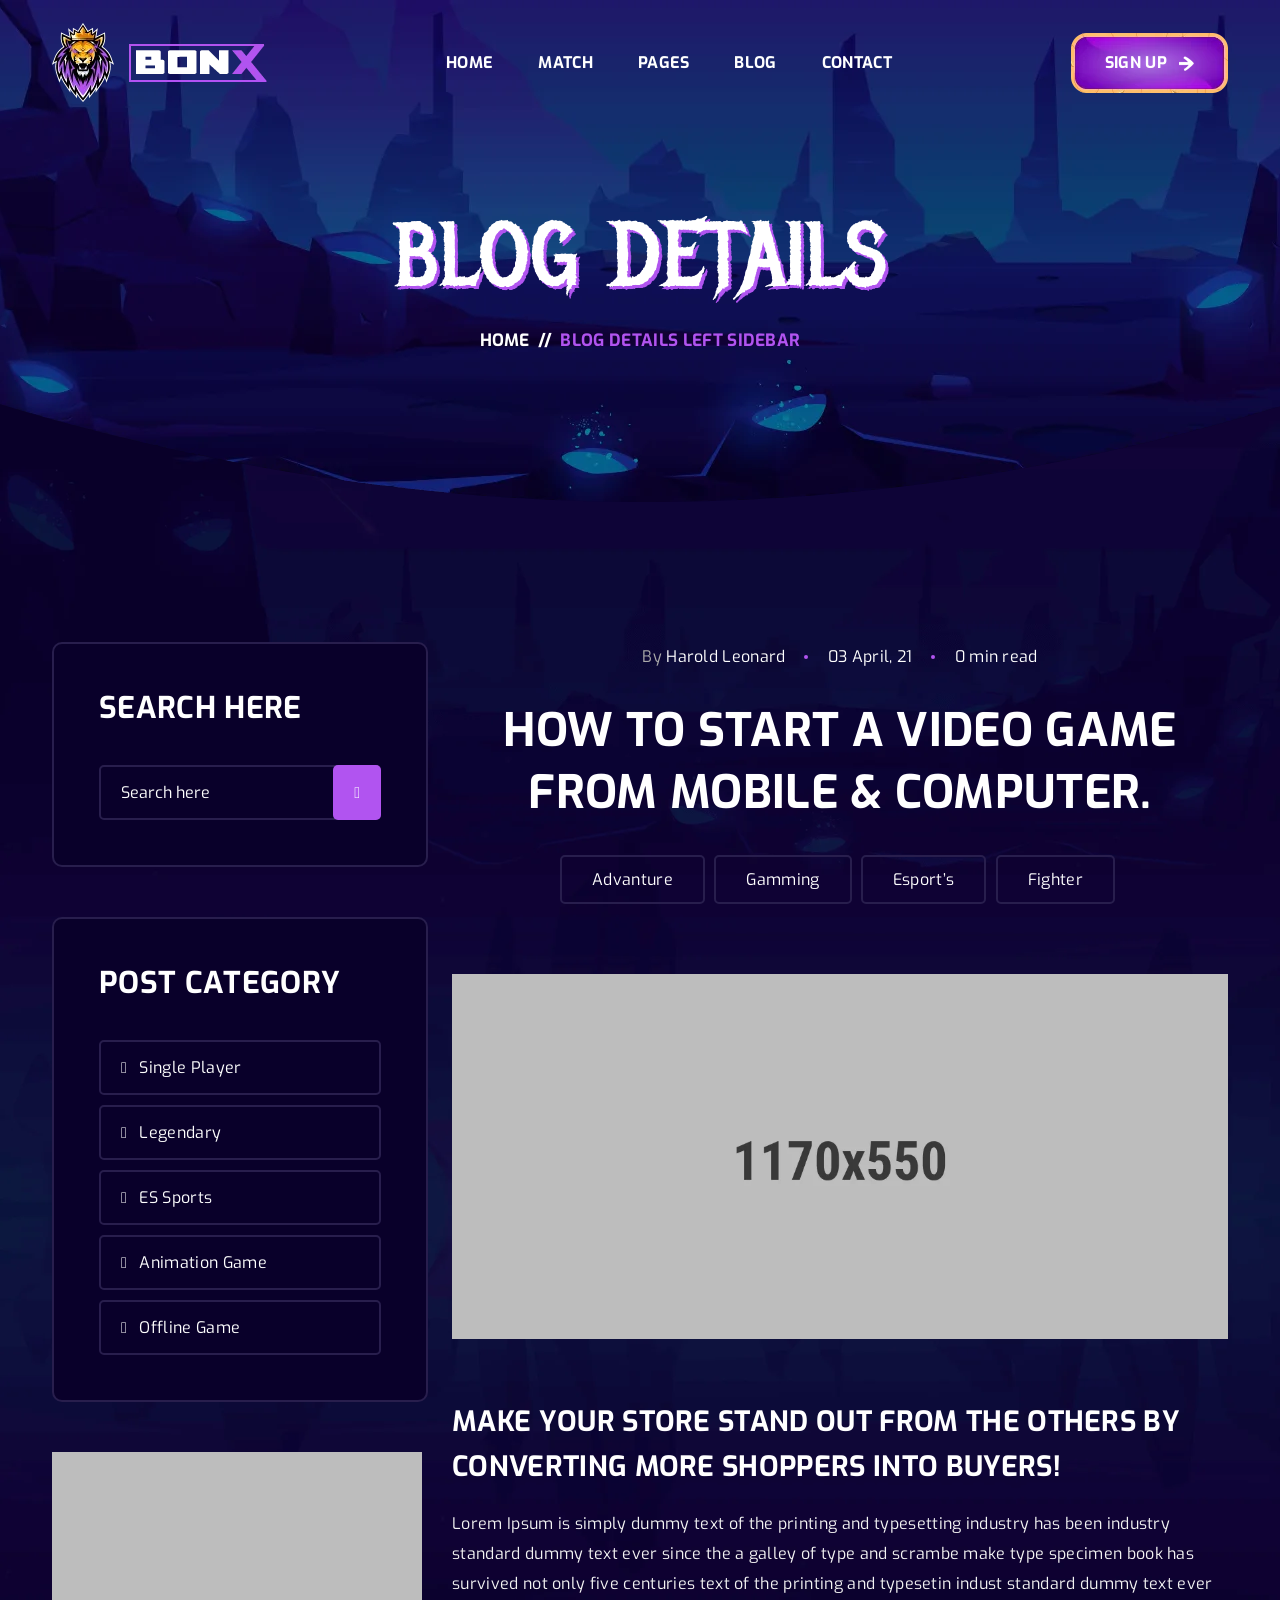
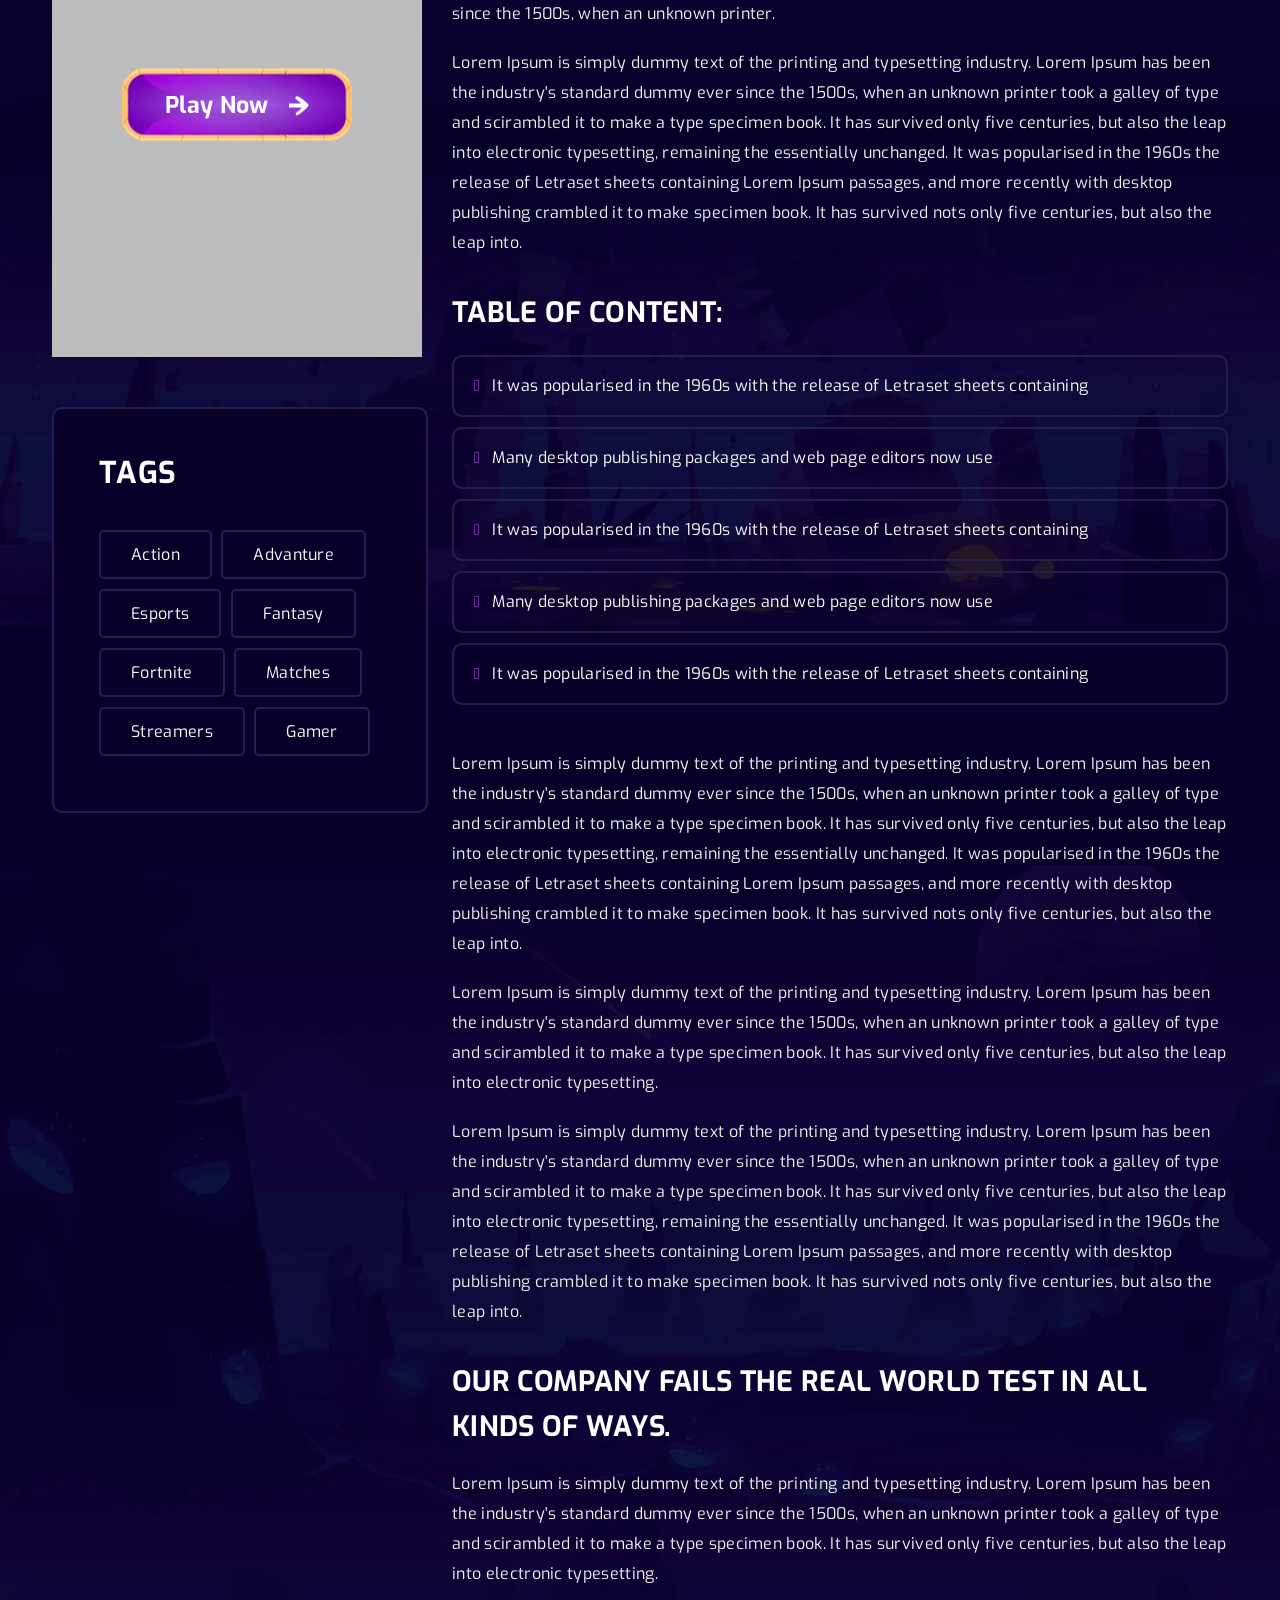
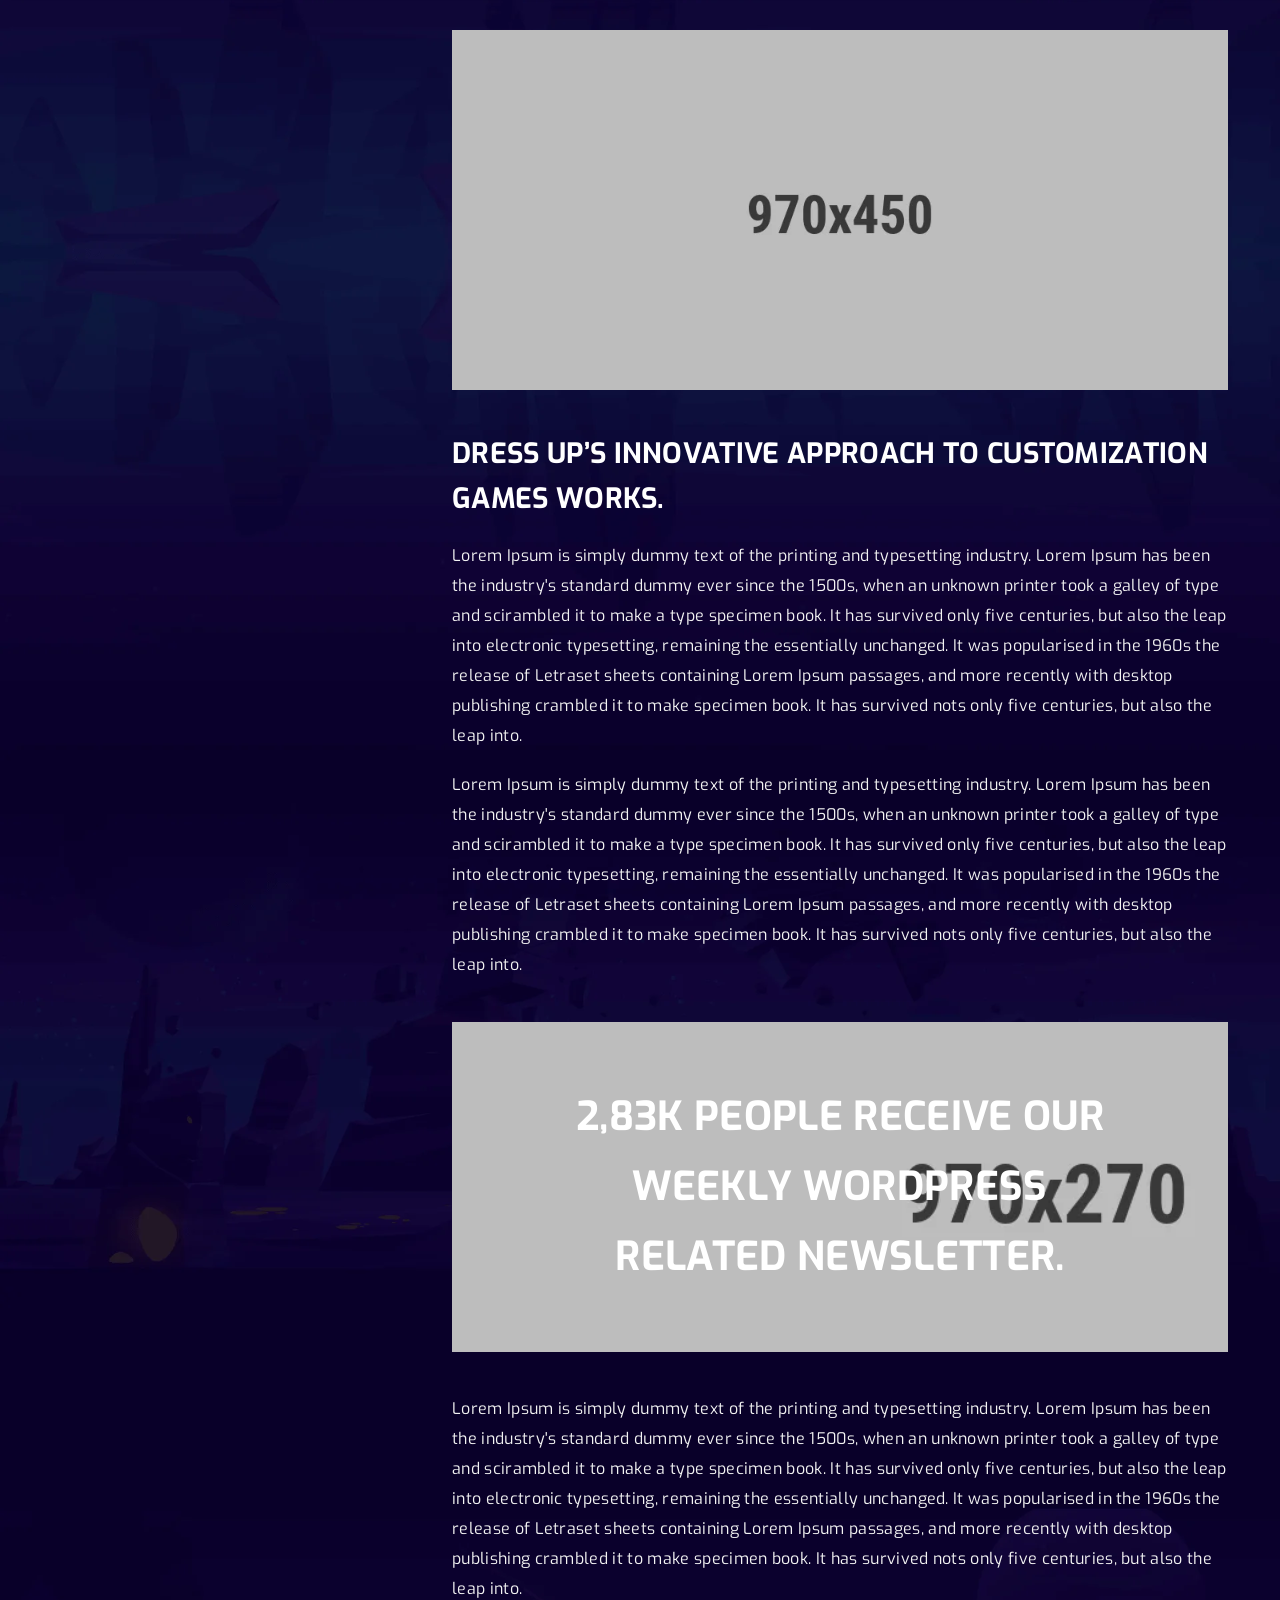
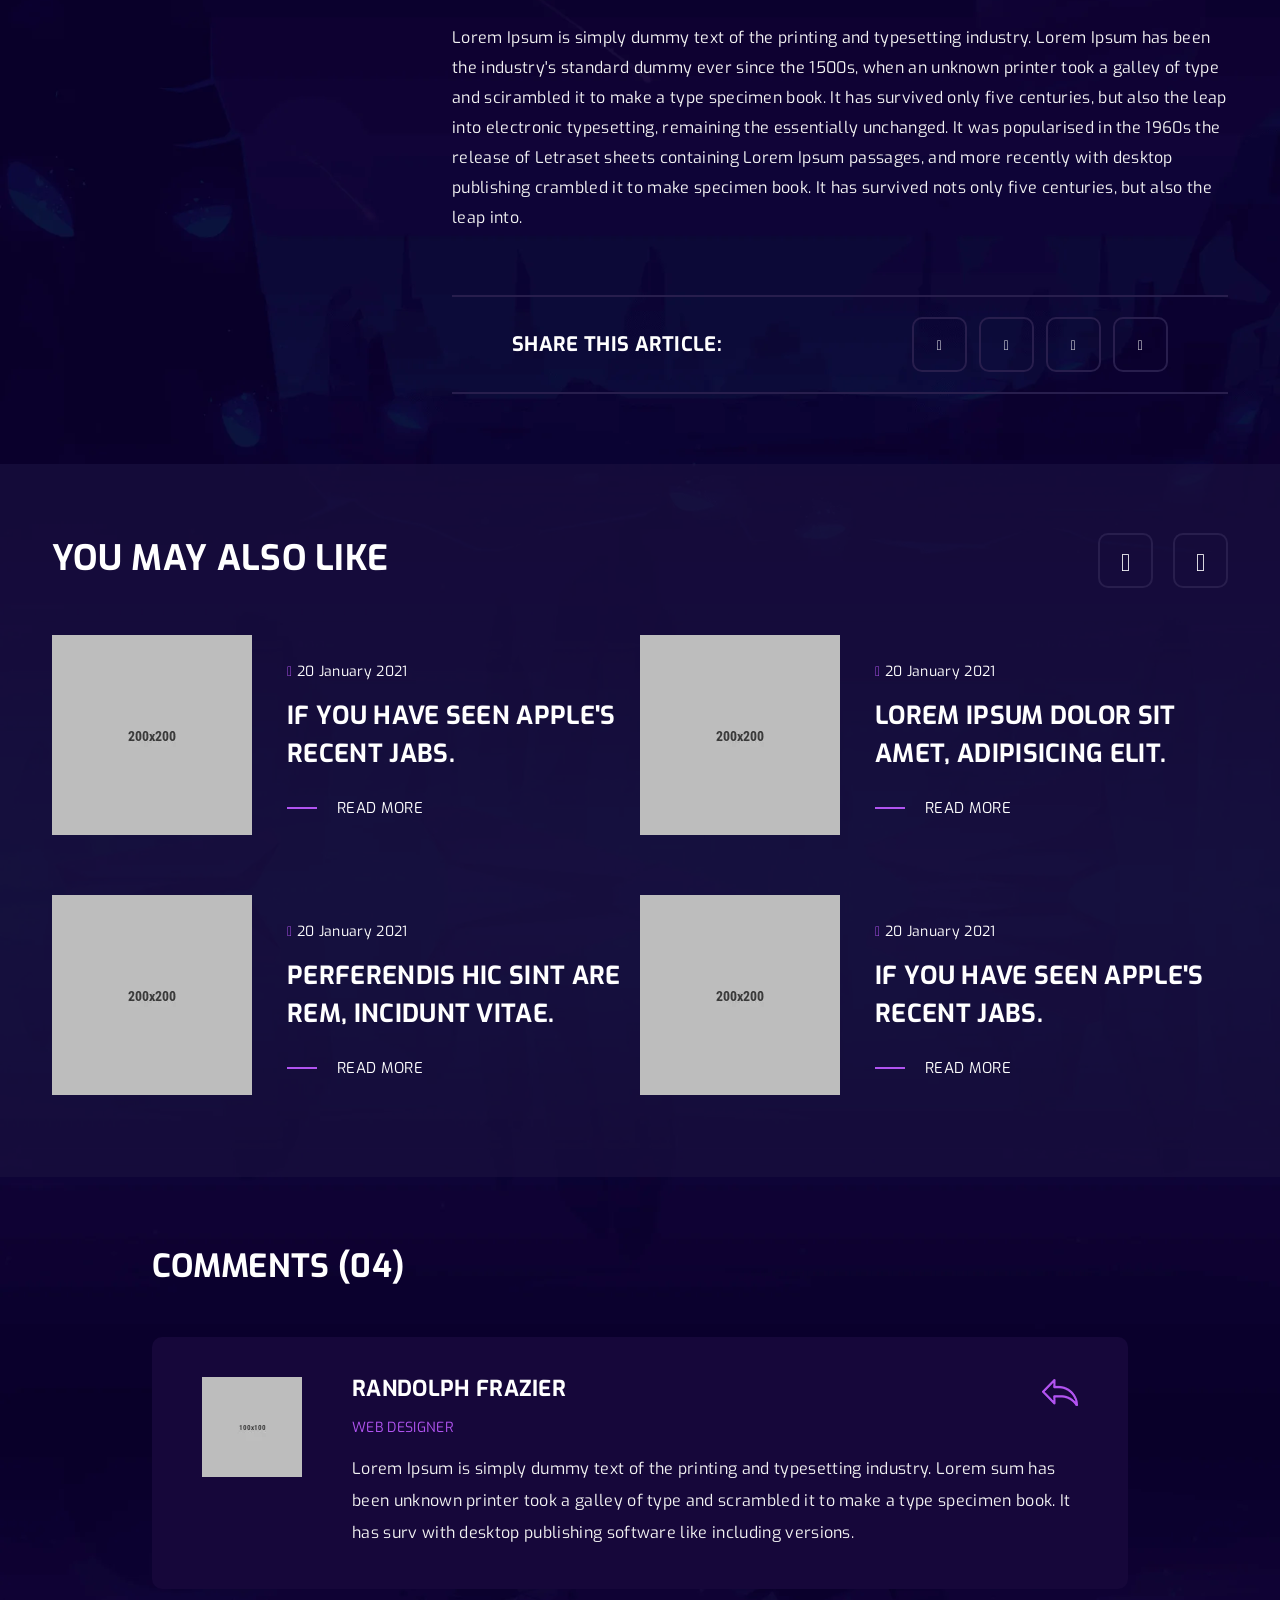
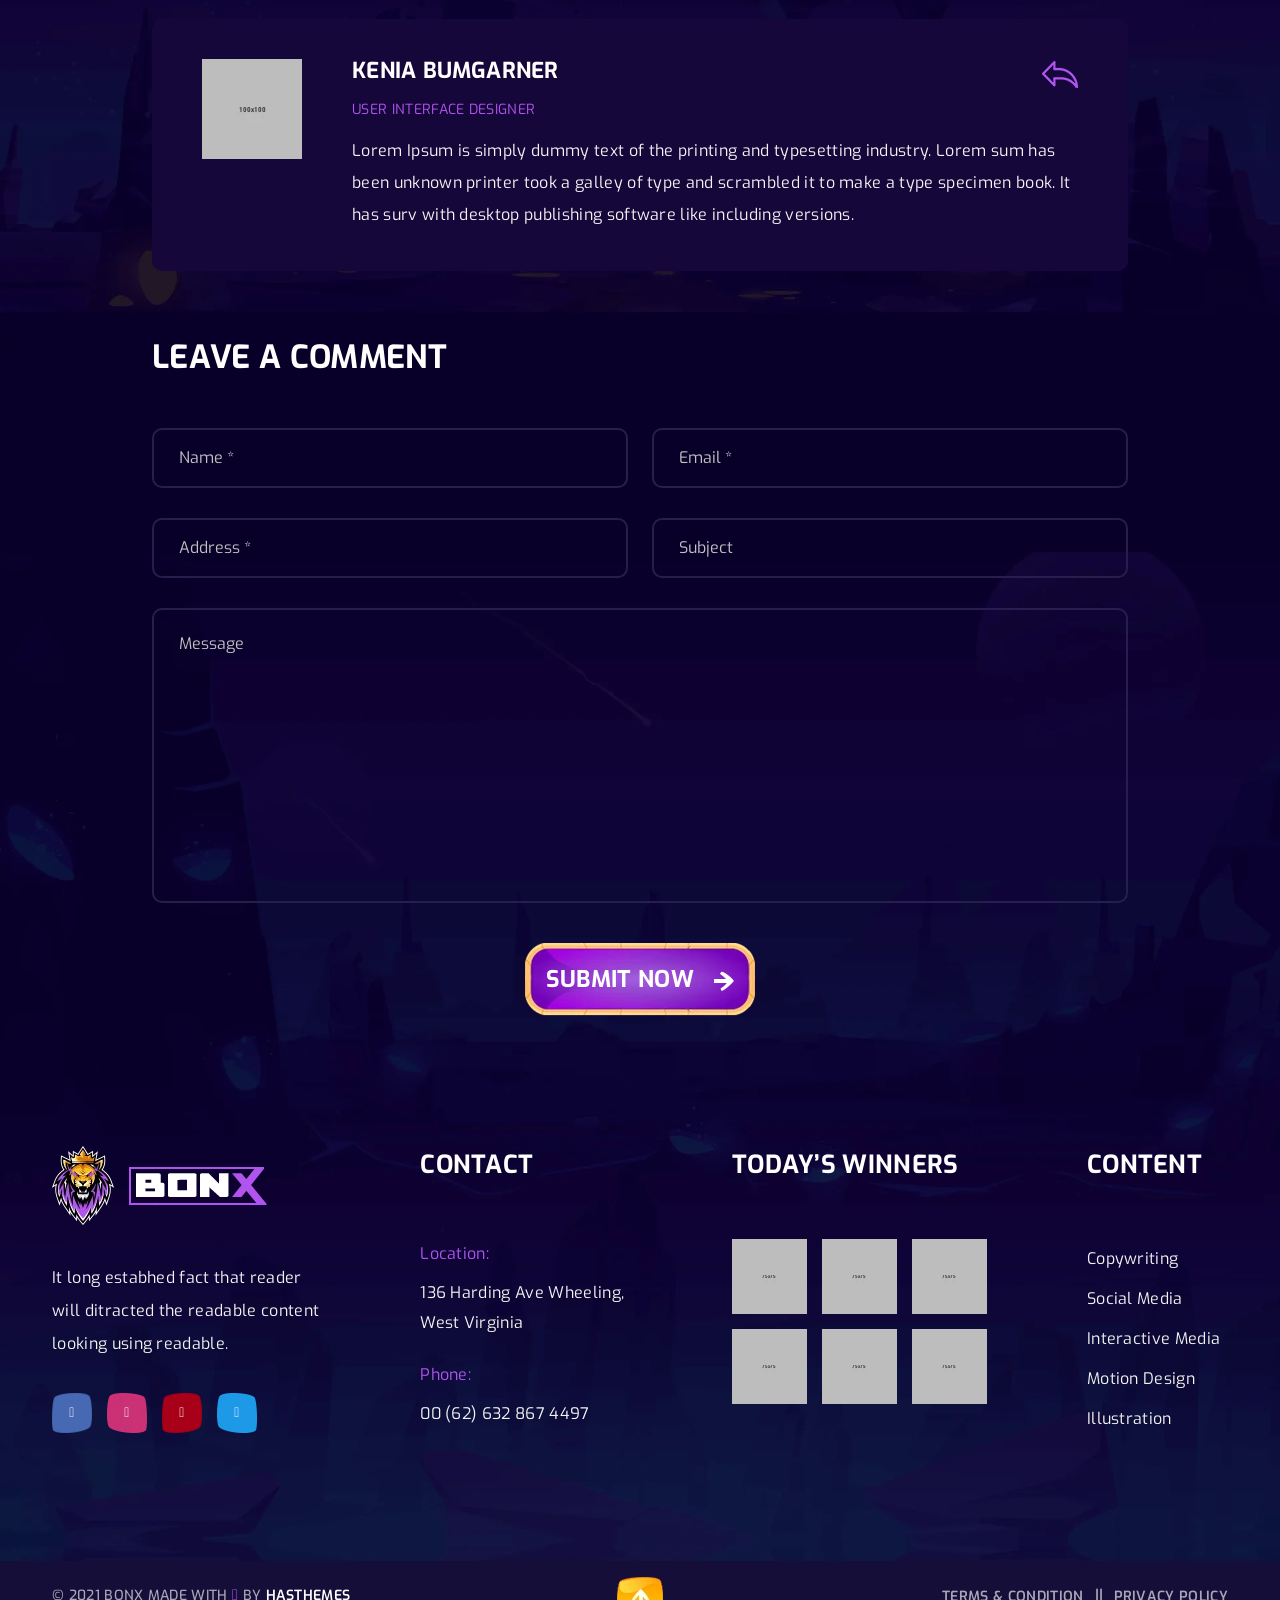
<file: ORIS/HomeWork4/Static/bonx/blog-details-left-sidebar.html>
<!doctype html>
<html class="no-js" lang="en">

<head>
    <meta charset="utf-8">
    <meta http-equiv="x-ua-compatible" content="ie=edge">
    <title>Bonx - Gaming Website Template HTML Version</title>
    <meta name="description" content="240+ Best Bootstrap Templates are available on this website. Find your template for your project compatible with the most popular HTML library in the world."/>
    <meta name="viewport" content="width=device-width, initial-scale=1">
    
    <!-- Add site Favicon -->
    <link rel="shortcut icon" href="assets/img/favicon.ico" type="image/png">

    <!-- CSS 
    ========================= -->
    <link rel="preconnect" href="https://fonts.googleapis.com">
    <link rel="preconnect" href="https://fonts.gstatic.com" crossorigin>
    <link href="https://fonts.googleapis.com/css2?family=Exo:ital,wght@0,100;0,200;0,300;0,400;0,500;0,600;0,700;0,800;0,900;1,100;1,200;1,300;1,400;1,500;1,600;1,700;1,800;1,900&family=Metal+Mania&display=swap" rel="stylesheet">

    <link rel="stylesheet" href="assets/css/vendor/bootstrap.min.css">
    <link rel="stylesheet" href="assets/css/slick.css">
    <link rel="stylesheet" href="assets/css/icofont.min.css">
    <link rel="stylesheet" href="assets/css/animate.css">
    <link rel="stylesheet" href="assets/css/nice-select.css">
    <link rel="stylesheet" href="assets/css/magnific-popup.css">
    <!-- Main Style CSS -->
    <link rel="stylesheet" href="assets/css/style.css">
</head>

<body class="body__bg" data-bgimg="assets/img/bg/body-bg2.webp">
   
  
     <!--offcanvas menu area start-->
     <div class="body_overlay">
                
    </div>
    <div class="offcanvas_menu">
        <div class="container">
            <div class="row">
                <div class="col-12">
                    <div class="offcanvas_menu_wrapper">
                        <div class="canvas_close">
                            <a href="javascript:void(0)"><i class="icofont-close"></i></a>  
                        </div>
                        <div id="menu" class="text-left ">
                            <ul class="offcanvas_main_menu">
                                <li class="menu-item-has-children active">
                                    <a href="index.html">Home</a>
                                </li>
                                <li class="menu-item-has-children"><a href="#">Match</a>
                                    <ul class="sub-menu">
                                        <li><a href="match.html">Match Page</a></li>
                                        <li><a href="match-details.html">Match Details</a></li>
                                    </ul>
                                </li>
                                <li class="menu-item-has-children"><a href="#">Pages</a>
                                    <ul class="sub-menu">
                                        <li><a href="about.html">About Us</a></li>
                                        <li><a href="all-game.html">All Game</a></li>
                                        <li><a href="game-details.html">Game Details</a></li>
                                        <li><a href="faq.html">Faq Page</a></li>
                                        <li><a href="players.html">Players</a></li>
                                        <li><a href="player-details.html">Player Details</a></li>
                                        <li><a href="404.html">Error 404</a></li>
                                    </ul>
                                </li>
                                <li class="menu-item-has-children">
                                    <a href="#">blog</a>
                                    <ul class="sub-menu">
                                        <li><a href="blog-left-sidebar.html">Blog Left Sidebar</a></li>
                                        <li><a href="blog-right-sidebar.html">Blog Right Sidebar</a></li>
                                        <li><a href="blog-without-sidebar.html">Blog Without Sidebar</a></li>
                                         <li><a href="blog-grid-left-sidebar.html">Blog Grid Left Sidebar</a></li>
                                            <li><a href="blog-grid-right-sidebar.html">Blog Grid Right Sidebar</a></li>
                                        <li><a href="blog-grid-without-sidebar.html">Blog Grid Without Sidebar</a></li>
                                        <li><a href="blog-details-left-sidebar.html">Blog Details Left Sidebar</a></li>
                                        <li><a href="blog-details-right-sidebar.html">Blog Details Right Sidebar</a></li>
                                        <li><a href="blog-details.html">Blog Details</a></li>
                                    </ul>
                                </li>
                                <li class="menu-item-has-children"><a href="contact.html">Contact Us</a></li>
                            </ul>
                        </div>
                    </div>
                </div>
            </div>
        </div>
    </div>
    <!--offcanvas menu area end-->

    <!--header area start-->
    <header class="header_section header_transparent sticky-header">
        <div class="container">
            <div class="row">
                <div class="col-12">
                    <div class="main_header d-flex justify-content-between align-items-center">
                        <div class="header_logo">
                            <a class="sticky_none" href="index.html"><img src="assets/img/logo/logo.webp" alt=""></a>
                        </div>
                        <!--main menu start-->
                        <div class="main_menu d-none d-lg-block"> 
                            <nav>  
                                <ul class="d-flex">
                                    <li><a href="index.html">Home</a></li> 
                                    <li><a href="match.html">Match</a>
                                        <ul class="sub_menu">
                                            <li><a href="match.html">Match Page</a></li>
                                            <li><a href="match-details.html">Match Details</a></li>
                                        </ul>
                                    </li>
                                    <li><a href="#">Pages</a>
                                        <ul class="sub_menu">
                                            <li><a href="about.html">About Us</a></li>
                                            <li><a href="all-game.html">All Game</a></li>
                                            <li><a href="game-details.html">Game Details</a></li>
                                            <li><a href="faq.html">Faq Page</a></li>
                                            <li><a href="players.html">Players</a></li>
                                            <li><a href="player-details.html">Player Details</a></li>
                                            <li><a href="404.html">Error 404</a></li>
                                        </ul>
                                    </li>
                                    <li><a href="blog-left-sidebar.html">blog</a>
                                        <ul class="sub_menu">
                                            <li><a href="blog-left-sidebar.html">Blog Left Sidebar</a></li>
                                            <li><a href="blog-right-sidebar.html">Blog Right Sidebar</a></li>
                                            <li><a href="blog-without-sidebar.html">Blog Without Sidebar</a></li>
                                             <li><a href="blog-grid-left-sidebar.html">Blog Grid Left Sidebar</a></li>
                                            <li><a href="blog-grid-right-sidebar.html">Blog Grid Right Sidebar</a></li>
                                            <li><a href="blog-grid-without-sidebar.html">Blog Grid Without Sidebar</a></li>
                                            <li><a href="blog-details-left-sidebar.html">Blog Details Left Sidebar</a></li>
                                            <li><a href="blog-details-right-sidebar.html">Blog Details Right Sidebar</a></li>
                                            <li><a href="blog-details.html">Blog Details</a></li>
                                        </ul>
                                    </li>
                                    <li><a href="contact.html">Contact</a></li>
                                </ul>  
                            </nav>
                        </div>
                        <!--main menu end-->
                        <div class="header_right_sidebar d-flex align-items-center">
                            <div class="sing_up_btn">
                                <a class="btn btn-link" href="#">SIGN UP <img src="assets/img/icon/arrrow-icon2.webp" alt=""> </a>
                            </div>
                            <div class="canvas_open">
                                <a href="javascript:void(0)"><i class="icofont-navigation-menu"></i></a>
                            </div>
                        </div>
                    </div>
                </div>
            </div>
        </div>
    </header>
    <!--header area end-->

    <!-- breadcrumbs area start -->
    <div class="breadcrumbs_aree breadcrumbs_bg mb-140" data-bgimg="assets/img/bg/breadcrumbs-bg.webp">
        <div class="container">
            <div class="row">
                <div class="col-12">
                    <div class="breadcrumbs_text text-center">
                        <h1>BLOG DETAILS</h1>
                        <ul class="d-flex justify-content-center">
                            <li><a href="index.html">Home </a></li>
                            <li> <span>//</span></li>
                            <li>  Blog Details Left Sidebar</li>
                        </ul>
                    </div>
                </div>
            </div>
        </div>
    </div>
    <!-- breadcrumbs area end -->
    
    <!-- page wrapper start -->
    <div class="page_wrapper">

        <!--blog body area start-->
        <section class="blog_details_section mb-130">
            <div class="container">
                <div class="row flex-column-reverse flex-lg-row">
                    <div class="col-lg-4">
                        <div class="blog_sidebar blog_widget">
                            <div class="blog_widget_list mb-50">
                                <h3>Search Here</h3>
                                <div class="widget_search">
                                    <form action="#">
                                        <input placeholder="Search here" type="text">
                                        <button type="submit"><i class="icofont-search-1"></i></button>
                                    </form>
                                </div>
                            </div>
                            <div class="blog_widget_list mb-50">
                                <h3>POST CATEGORY</h3>
                                <div class="widget_category blog_widget_category">
                                    <ul>
                                        <li><a href="#"><i class="icofont-rounded-double-right"></i> Single Player </a></li>
                                        <li><a href="#"><i class="icofont-rounded-double-right"></i> Legendary </a></li>
                                        <li><a href="#"><i class="icofont-rounded-double-right"></i> ES Sports </a></li>
                                        <li><a href="#"><i class="icofont-rounded-double-right"></i> Animation Game </a></li>
                                        <li><a href="#"><i class="icofont-rounded-double-right"></i> Offline Game </a></li>
                                    </ul>
                                </div>
                            </div>
                            <div class="blog_widget_thumb mb-50">
                                <img src="assets/img/blog/blog-sidebar-thumb.webp" alt="">
                                <div class="widget_play_btn">
                                    <a class="btn btn-link" href="all-game.html">Play Now <img src="assets/img/icon/arrrow-icon.webp" alt=""> </a>
                                </div>
                            </div>
                            <div class="blog_widget_list tags">
                                <h3>Tags</h3>
                                <div class="widget_tags">
                                    <ul>
                                        <li><a href="#">Action</a></li>
                                        <li><a href="#">Advanture</a></li>
                                        <li><a href="#"> Esports</a></li>
                                        <li><a href="#">Fantasy</a></li>
                                        <li><a href="#">Fortnite</a></li>
                                        <li><a href="#">Matches</a></li>
                                        <li><a href="#">Streamers</a></li>
                                        <li><a href="#">Gamer</a></li>
                                    </ul>
                                </div>
                            </div>
                        </div>
                    </div>
                    <div class="col-lg-8">
                        <div class="blog_details_inner">
                            <div class="blog_details_header text-center">
                                <div class="blog__meta_date">
                                    <ul class="d-flex justify-content-center">
                                        <li><span>By</span> Harold Leonard   </li>
                                        <li> 03 April, 21  </li>
                                        <li>0 min read</li>
                                    </ul>
                                </div>
                                <div class="blog_details_title">
                                    <h2>How to Start a Video Game from
                                        mobile & computer.</h2>
                                </div>
                                <div class="widget_tags">
                                    <ul>
                                        <li><a href="#">Advanture</a></li>
                                        <li><a href="#">Gamming</a></li>
                                        <li><a href="#"> Esport’s</a></li>
                                        <li><a href="#">Fighter</a></li>
                                    </ul>
                                </div>
                            </div>
                            <div class="blog_sticky_thumb">
                                <img src="assets/img/blog/blog-sticky.webp" alt="">
                            </div>
                            <div class="blog_details_content p-0">
                                <div class="blog_details_content_step">
                                    <h3 class="title_margin">Make your store stand out from the others by converting more
                                        shoppers into buyers!</h3>
                                    <div class="blog_details_desc">   
                                        <p>Lorem Ipsum is simply dummy text of the printing and typesetting industry has been industry standard dummy text ever since the
                                            a galley of type and scrambe make type specimen book has survived not only five centuries text of the printing and typesetin indust
                                            standard dummy text ever since the 1500s, when an unknown printer.</p> 
                                        <p>Lorem Ipsum is simply dummy text of the printing and typesetting industry. Lorem Ipsum has been the industry's standard dummy
                                            ever since the 1500s, when an unknown printer took a galley of type and scirambled it to make a type specimen book. It has survived
                                            only five centuries, but also the leap into electronic typesetting, remaining the essentially unchanged. It was popularised in the 1960s
                                            the release of Letraset sheets containing Lorem Ipsum passages, and more recently with desktop publishing crambled it to make
                                            specimen book. It has survived nots only five centuries, but also the leap into.</p>  
                                    </div> 
                                </div>
                                <div class="blog_details_content_step">
                                    <h3 class="title_margin">Table of Content:</h3>
                                    <div class="blog_details_table_content">
                                        <ul>
                                            <li><a href="#"><i class="icofont-rounded-double-right"></i> It was popularised in the 1960s with the release of Letraset sheets containing</a></li>
                                            <li><a href="#"><i class="icofont-rounded-double-right"></i> Many desktop publishing packages and web page editors now use</a></li>
                                            <li><a href="#"><i class="icofont-rounded-double-right"></i> It was popularised in the 1960s with the release of Letraset sheets containing</a></li>
                                            <li><a href="#"><i class="icofont-rounded-double-right"></i> Many desktop publishing packages and web page editors now use</a></li>
                                            <li><a href="#"><i class="icofont-rounded-double-right"></i> It was popularised in the 1960s with the release of Letraset sheets containing</a></li>
                                        </ul>
                                    </div>
                                    <div class="blog_details_desc">   
                                        <p>Lorem Ipsum is simply dummy text of the printing and typesetting industry. Lorem Ipsum has been the industry's standard dummy
                                            ever since the 1500s, when an unknown printer took a galley of type and scirambled it to make a type specimen book. It has survived
                                            only five centuries, but also the leap into electronic typesetting, remaining the essentially unchanged. It was popularised in the 1960s
                                            the release of Letraset sheets containing Lorem Ipsum passages, and more recently with desktop publishing crambled it to make
                                            specimen book. It has survived nots only five centuries, but also the leap into.</p> 
                                        <p>Lorem Ipsum is simply dummy text of the printing and typesetting industry. Lorem Ipsum has been the industry's standard dummy
                                            ever since the 1500s, when an unknown printer took a galley of type and scirambled it to make a type specimen book. It has survived
                                            only five centuries, but also the leap into electronic typesetting.</p> 
                                            <p>Lorem Ipsum is simply dummy text of the printing and typesetting industry. Lorem Ipsum has been the industry's standard dummy
                                                ever since the 1500s, when an unknown printer took a galley of type and scirambled it to make a type specimen book. It has survived
                                                only five centuries, but also the leap into electronic typesetting, remaining the essentially unchanged. It was popularised in the 1960s
                                                the release of Letraset sheets containing Lorem Ipsum passages, and more recently with desktop publishing crambled it to make
                                                specimen book. It has survived nots only five centuries, but also the leap into.</p> 
                                    </div>
                                </div>

                                <div class="blog_details_content_step">
                                    <h3 class="title_margin">Our company fails the real world test in all kinds of ways.</h3>
                                    <div class="blog_details_desc">   
                                        <p>Lorem Ipsum is simply dummy text of the printing and typesetting industry. Lorem Ipsum has been the industry's standard dummy
                                            ever since the 1500s, when an unknown printer took a galley of type and scirambled it to make a type specimen book. It has survived
                                            only five centuries, but also the leap into electronic typesetting.</p>  
                                    </div>
                                    <div class="blog_details_layer_thumb">
                                        <img src="assets/img/blog/blog_details_layer.webp" alt="">
                                    </div>
                                </div>

                                <div class="blog_details_content_step">
                                    <h3 class="title_margin">Dress Up’s Innovative Approach to Customization Games Works.</h3>
                                    <div class="blog_details_desc">   
                                        <p>Lorem Ipsum is simply dummy text of the printing and typesetting industry. Lorem Ipsum has been the industry's standard dummy
                                            ever since the 1500s, when an unknown printer took a galley of type and scirambled it to make a type specimen book. It has survived
                                            only five centuries, but also the leap into electronic typesetting, remaining the essentially unchanged. It was popularised in the 1960s
                                            the release of Letraset sheets containing Lorem Ipsum passages, and more recently with desktop publishing crambled it to make
                                            specimen book. It has survived nots only five centuries, but also the leap into.</p> 
                                        <p>Lorem Ipsum is simply dummy text of the printing and typesetting industry. Lorem Ipsum has been the industry's standard dummy
                                            ever since the 1500s, when an unknown printer took a galley of type and scirambled it to make a type specimen book. It has survived
                                            only five centuries, but also the leap into electronic typesetting, remaining the essentially unchanged. It was popularised in the 1960s
                                            the release of Letraset sheets containing Lorem Ipsum passages, and more recently with desktop publishing crambled it to make
                                            specimen book. It has survived nots only five centuries, but also the leap into.</p>     
                                    </div>
                                    <div class="blog_related_text" data-bgimg="assets/img/blog/blog-related-bg.webp">
                                        <h3>2,83k People Receive Our Weekly
                                            WordPress Related Newsletter.</h3>
                                    </div>
                                    <div class="blog_details_desc">   
                                        <p>Lorem Ipsum is simply dummy text of the printing and typesetting industry. Lorem Ipsum has been the industry's standard dummy
                                            ever since the 1500s, when an unknown printer took a galley of type and scirambled it to make a type specimen book. It has survived
                                            only five centuries, but also the leap into electronic typesetting, remaining the essentially unchanged. It was popularised in the 1960s
                                            the release of Letraset sheets containing Lorem Ipsum passages, and more recently with desktop publishing crambled it to make
                                            specimen book. It has survived nots only five centuries, but also the leap into.</p> 
                                        <p>Lorem Ipsum is simply dummy text of the printing and typesetting industry. Lorem Ipsum has been the industry's standard dummy
                                            ever since the 1500s, when an unknown printer took a galley of type and scirambled it to make a type specimen book. It has survived
                                            only five centuries, but also the leap into electronic typesetting, remaining the essentially unchanged. It was popularised in the 1960s
                                            the release of Letraset sheets containing Lorem Ipsum passages, and more recently with desktop publishing crambled it to make
                                            specimen book. It has survived nots only five centuries, but also the leap into.</p>     
                                    </div>
                                </div>
                                <div class="post__social d-flex justify-content-between align-items-center">
                                    <h3>Share this article:</h3>
                                    <ul class="d-flex">
                                        <li><a href="https://www.facebook.com"><i class="icofont-facebook"></i></a></li>
                                        <li><a href="https://www.skype.com"><i class="icofont-skype"></i></a></li>
                                        <li><a href="https://twitter.com"><i class="icofont-twitter"></i></a></li>
                                        <li><a href="https://www.linkedin.com"><i class="icofont-linkedin"></i></a></li>
                                    </ul>
                                </div>
                            </div>
                        </div>
                    </div>
                </div>
            </div>
            <div class="blog_like_area" data-bgimg="assets/img/blog/blog-like-bg.webp">
                <div class="container">
                    <div class="blog_like_title">
                        <h2>You may also like</h2>
                    </div>
                    <div class="blog_like_inner slick__activation2" data-slick='{
                        "slidesToShow": 2,
                        "slidesToScroll": 1,
                        "arrows": true,
                        "dots": false,
                        "autoplay": false,
                        "speed": 300,
                        "infinite": true ,  
                        "responsive":[  
                        {"breakpoint":992, "settings": { "slidesToShow": 1 } },  
                        {"breakpoint":576, "settings": { "slidesToShow": 1 } }  
                        ]                                                     
                    }'>
                        <div class="blog_like_list">
                            <div class="single_blog d-flex align-items-center wow fadeInUp" data-wow-delay="0.1s" data-wow-duration="1.1s">
                                <div class="blog_thumb">
                                    <a href="blog-details.html"><img src="assets/img/blog/blog1.webp" alt=""></a>
                                </div>
                                <div class="blog_content">
                                    <div class="blog_date">
                                        <span><i class="icofont-calendar"></i>  20 January 2021</span>
                                    </div>
                                    <h3><a href="blog-details.html">if you have seen Apple's
                                        recent jabs.</a></h3>
                                    <a href="blog-details.html">READ MORE</a>
                                </div>
                            </div>
                            <div class="single_blog d-flex align-items-center wow fadeInUp" data-wow-delay="0.1s" data-wow-duration="1.1s">
                                <div class="blog_thumb">
                                    <a href="blog-details.html"><img src="assets/img/blog/blog3.webp" alt=""></a>
                                </div>
                                <div class="blog_content">
                                    <div class="blog_date">
                                        <span><i class="icofont-calendar"></i>  20 January 2021</span>
                                    </div>
                                    <h3><a href="blog-details.html"> Perferendis hic sint are rem, incidunt vitae.</a></h3>
                                    <a href="blog-details.html">READ MORE</a>
                                </div>
                            </div>
                        </div>
                        <div class="blog_like_list">
                            <div class="single_blog d-flex align-items-center wow fadeInUp" data-wow-delay="0.1s" data-wow-duration="1.1s">
                                <div class="blog_thumb">
                                    <a href="blog-details.html"><img src="assets/img/blog/blog2.webp" alt=""></a>
                                </div>
                                <div class="blog_content">
                                    <div class="blog_date">
                                        <span><i class="icofont-calendar"></i>  20 January 2021</span>
                                    </div>
                                    <h3><a href="blog-details.html">Lorem ipsum dolor sit amet, adipisicing elit.</a></h3>
                                    <a href="blog-details.html">READ MORE</a>
                                </div>
                            </div>
                            <div class="single_blog d-flex align-items-center wow fadeInUp" data-wow-delay="0.1s" data-wow-duration="1.1s">
                                <div class="blog_thumb">
                                    <a href="blog-details.html"><img src="assets/img/blog/blog4.webp" alt=""></a>
                                </div>
                                <div class="blog_content">
                                    <div class="blog_date">
                                        <span><i class="icofont-calendar"></i>  20 January 2021</span>
                                    </div>
                                    <h3><a href="blog-details.html">if you have seen Apple's
                                        recent jabs.</a></h3>
                                    <a href="blog-details.html">READ MORE</a>
                                </div>
                            </div>
                        </div>
                        <div class="blog_like_list">
                            <div class="single_blog d-flex align-items-center wow fadeInUp" data-wow-delay="0.1s" data-wow-duration="1.1s">
                                <div class="blog_thumb">
                                    <a href="blog-details.html"><img src="assets/img/blog/blog2.webp" alt=""></a>
                                </div>
                                <div class="blog_content">
                                    <div class="blog_date">
                                        <span><i class="icofont-calendar"></i>  20 January 2021</span>
                                    </div>
                                    <h3><a href="blog-details.html">Lorem ipsum dolor sit amet, adipisicing elit.</a></h3>
                                    <a href="blog-details.html">READ MORE</a>
                                </div>
                            </div>
                            <div class="single_blog d-flex align-items-center wow fadeInUp" data-wow-delay="0.1s" data-wow-duration="1.1s">
                                <div class="blog_thumb">
                                    <a href="blog-details.html"><img src="assets/img/blog/blog4.webp" alt=""></a>
                                </div>
                                <div class="blog_content">
                                    <div class="blog_date">
                                        <span><i class="icofont-calendar"></i>  20 January 2021</span>
                                    </div>
                                    <h3><a href="blog-details.html">if you have seen Apple's
                                        recent jabs.</a></h3>
                                    <a href="blog-details.html">READ MORE</a>
                                </div>
                            </div>
                        </div>
                    </div>
                </div>
            </div>
            <div class="container">
                <div class="row">
                    <div class="col-12">
                        <div class="blog_comment_wrapper">
                            <div class="comments_box">
                                <div class="comments_title">
                                    <h2>COMMENTS (04)</h2>
                                </div>
                                <div class="comment_list d-flex">
                                    <div class="comment_thumb">
                                        <img src="assets/img/blog/post-comment1.webp" alt="">
                                    </div>
                                    <div class="comment_content">
                                        <a href="#"> <img src="assets/img/icon/reply.webp" alt=""> </a>
                                        <h3>Randolph Frazier</h3>
                                        <span> Web Designer</span>
                                        <p>Lorem Ipsum is simply dummy text of the printing and typesetting industry. Lorem sum has been 
                                            unknown printer took a galley of type and scrambled it to make a type specimen book. It has surv
                                            with desktop publishing software like including versions.</p>
                                    </div>
                                </div>
                                <div class="comment_list d-flex">
                                    <div class="comment_thumb">
                                        <img src="assets/img/blog/post-comment2.webp" alt="">
                                    </div>
                                    <div class="comment_content">
                                        <a href="#"> <img src="assets/img/icon/reply.webp" alt=""> </a>
                                        <h3>Kenia Bumgarner</h3>
                                        <span> user Interface designer</span>
                                        <p>Lorem Ipsum is simply dummy text of the printing and typesetting industry. Lorem sum has been 
                                            unknown printer took a galley of type and scrambled it to make a type specimen book. It has surv
                                            with desktop publishing software like including versions.</p>
                                    </div>
                                </div>
                            </div>
                            <div class="comments_form">
                                <div class="comments_title">
                                    <h2>Leave A Comment</h2>
                                </div>
                                <div class="comments_form_inner">
                                    <form action="#">
                                        <div class="row">
                                            <div class="col-lg-6 col-md-6">
                                                <div class="comments_form_input">
                                                    <input placeholder="Name *" type="text">
                                                </div>
                                            </div> 
                                            <div class="col-lg-6 col-md-6">
                                                <div class="comments_form_input">
                                                    <input placeholder="Email *" type="text">
                                                </div>
                                            </div>
                                            <div class="col-lg-6 col-md-6">
                                                <div class="comments_form_input">
                                                    <input placeholder="Address *" type="text">
                                                </div>
                                            </div>
                                            <div class="col-lg-6 col-md-6">
                                                <div class="comments_form_input">
                                                    <input placeholder="Subject" type="text">
                                                </div>
                                            </div>
                                            <div class="col-12">
                                                <div class="comments_form_input">
                                                    <textarea placeholder="Message"></textarea>
                                                </div>
                                            </div> 
                                        </div>
                                        <div class="comments_submit_btn text-center">
                                            <a class="btn btn-link" href="#">SUBMIT NOW <img src="assets/img/icon/arrrow-icon.webp" alt=""> </a>
                                        </div>
                                    </form> 
                                </div>  
                            </div>   
                        </div> 
                    </div>
                </div>
            </div>
        </section>
        <!--blog section area end-->

    </div>
    <!-- page wrapper end -->

    <!--footer area start-->
    <footer class="footer_widgets">
        <div class="main_footer">
            <div class="container">
                <div class="row">
                    <div class="col-12">
                        <div class="main_footer_inner d-flex">
                            <div class="footer_widget_list">
                                <div class="footer_logo">
                                    <a href="#"><img src="assets/img/logo/logo.webp" alt=""></a>
                                </div>
                                <div class="footer_contact_desc">
                                    <p>It long estabhed fact that reader
                                        will ditracted the readable content
                                        looking using readable.</p>
                                </div>
                                <div class="footer_social">
                                    <ul class="d-flex">
                                        <li><a class="facebook" href="https://www.facebook.com"><i class="icofont-facebook"></i></a></li>
                                        <li><a class="dribbble" href="https://dribbble.com"><i class="icofont-dribbble"></i></a></li>
                                        <li><a class="youtube" href="https://www.youtube.com"><i class="icofont-youtube-play"></i></a></li>
                                        <li><a class="twitter" href="https://twitter.com"><i class="icofont-twitter"></i></a></li>
                                    </ul>
                                </div>
                            </div>
                            <div class="footer_widget_list contact">
                                <h3>Contact</h3>
                                <div class="footer_contact_info">
                                    <div class="footer_contact_info_list">
                                        <span>Location:</span>
                                        <p>136 Harding Ave
                                            Wheeling, West Virginia</p>
                                    </div>
                                    <div class="footer_contact_info_list">
                                        <span>Phone:</span>
                                        <p><a href="#">00 (62) 632 867 4497</a></p>
                                    </div>
                                </div>
                            </div>
                            <div class="footer_widget_list">
                                <h3>today’s winners</h3>
                                <div class="footer_winners_gallery">
                                    <div class="footer_winners_list d-flex">
                                        <div class="footer_winners_thumb">
                                            <a href="game-details.html"><img src="assets/img/others/winners1.webp" alt=""></a>
                                        </div>
                                        <div class="footer_winners_thumb">
                                            <a href="game-details.html"><img src="assets/img/others/winners2.webp" alt=""></a>
                                        </div>
                                        <div class="footer_winners_thumb">
                                            <a href="game-details.html"><img src="assets/img/others/winners3.webp" alt=""></a>
                                        </div>
                                    </div>
                                    <div class="footer_winners_list d-flex">
                                        <div class="footer_winners_thumb">
                                            <a href="game-details.html"><img src="assets/img/others/winners4.webp" alt=""></a>
                                        </div>
                                        <div class="footer_winners_thumb">
                                            <a href="game-details.html"><img src="assets/img/others/winners5.webp" alt=""></a>
                                        </div>
                                        <div class="footer_winners_thumb">
                                            <a href="game-details.html"><img src="assets/img/others/winners6.webp" alt=""></a>
                                        </div>
                                    </div>
                                </div>
                            </div>
                            <div class="footer_widget_list footer_list_menu">
                                <h3>Content</h3>
                                <div class="footer_menu">
                                    <ul>
                                        <li><a href="about.html"> Copywriting</a></li>
                                        <li><a href="about.html">Social Media</a></li>
                                        <li><a href="about.html">Interactive Media</a></li>
                                        <li><a href="about.html">Motion Design</a></li>
                                        <li><a href="about.html">Illustration</a></li>
                                    </ul>
                                </div>
                            </div>
                        </div>
                    </div> 
                </div>
            </div>
        </div>
        <div class="footer_bottom">
            <div class="container">
                <div class="row">
                    <div class="col-12">
                        <div class="footer_bottom_inner d-flex justify-content-between">
                            <div class="copyright_right">
                                <p> © 2021  BONX  Made with  <i class="icofont-heart"></i>  by <a href="https://hasthemes.com">HasThemes</a></p>
                            </div>
                            <div class="footer_bottom_link_menu">
                                <ul class="d-flex">
                                    <li><a href="about.html">Terms & Condition  </a></li>
                                    <li><a href="about.html">Privacy Policy  </a></li>
                                </ul>
                            </div>
                            <div class="scroll__top_icon">
                                <a id="scroll-top" href="#"><img src="assets/img/icon/scroll-top.webp" alt=""></a>
                            </div>
                        </div>
                    </div>
                </div>
            </div>
        </div>
    </footer>
    <!--footer area end-->

   
<!-- JS
============================================ -->
<!--modernizr min js here-->
<script src="assets/js/vendor/modernizr-3.7.1.min.js"></script>

<!-- Vendor JS -->
<script src="assets/js/vendor/jquery-3.6.0.min.js"></script>
<script src="assets/js/vendor/jquery-migrate-3.3.2.min.js"></script>
<script src="assets/js/vendor/popper.js"></script>
<script src="assets/js/vendor/bootstrap.min.js"></script>
<script src="assets/js/slick.min.js"></script>
<script src="assets/js/wow.min.js"></script>
<script src="assets/js/jquery.nice-select.js"></script>
<script src="assets/js/jquery.magnific-popup.min.js"></script>
<script src="assets/js/jquery.counterup.min.js"></script>
<script src="assets/js/jquery-waypoints.js"></script>

<!-- Main JS -->
<script src="assets/js/main.js"></script>



</body>

</html>
</file>
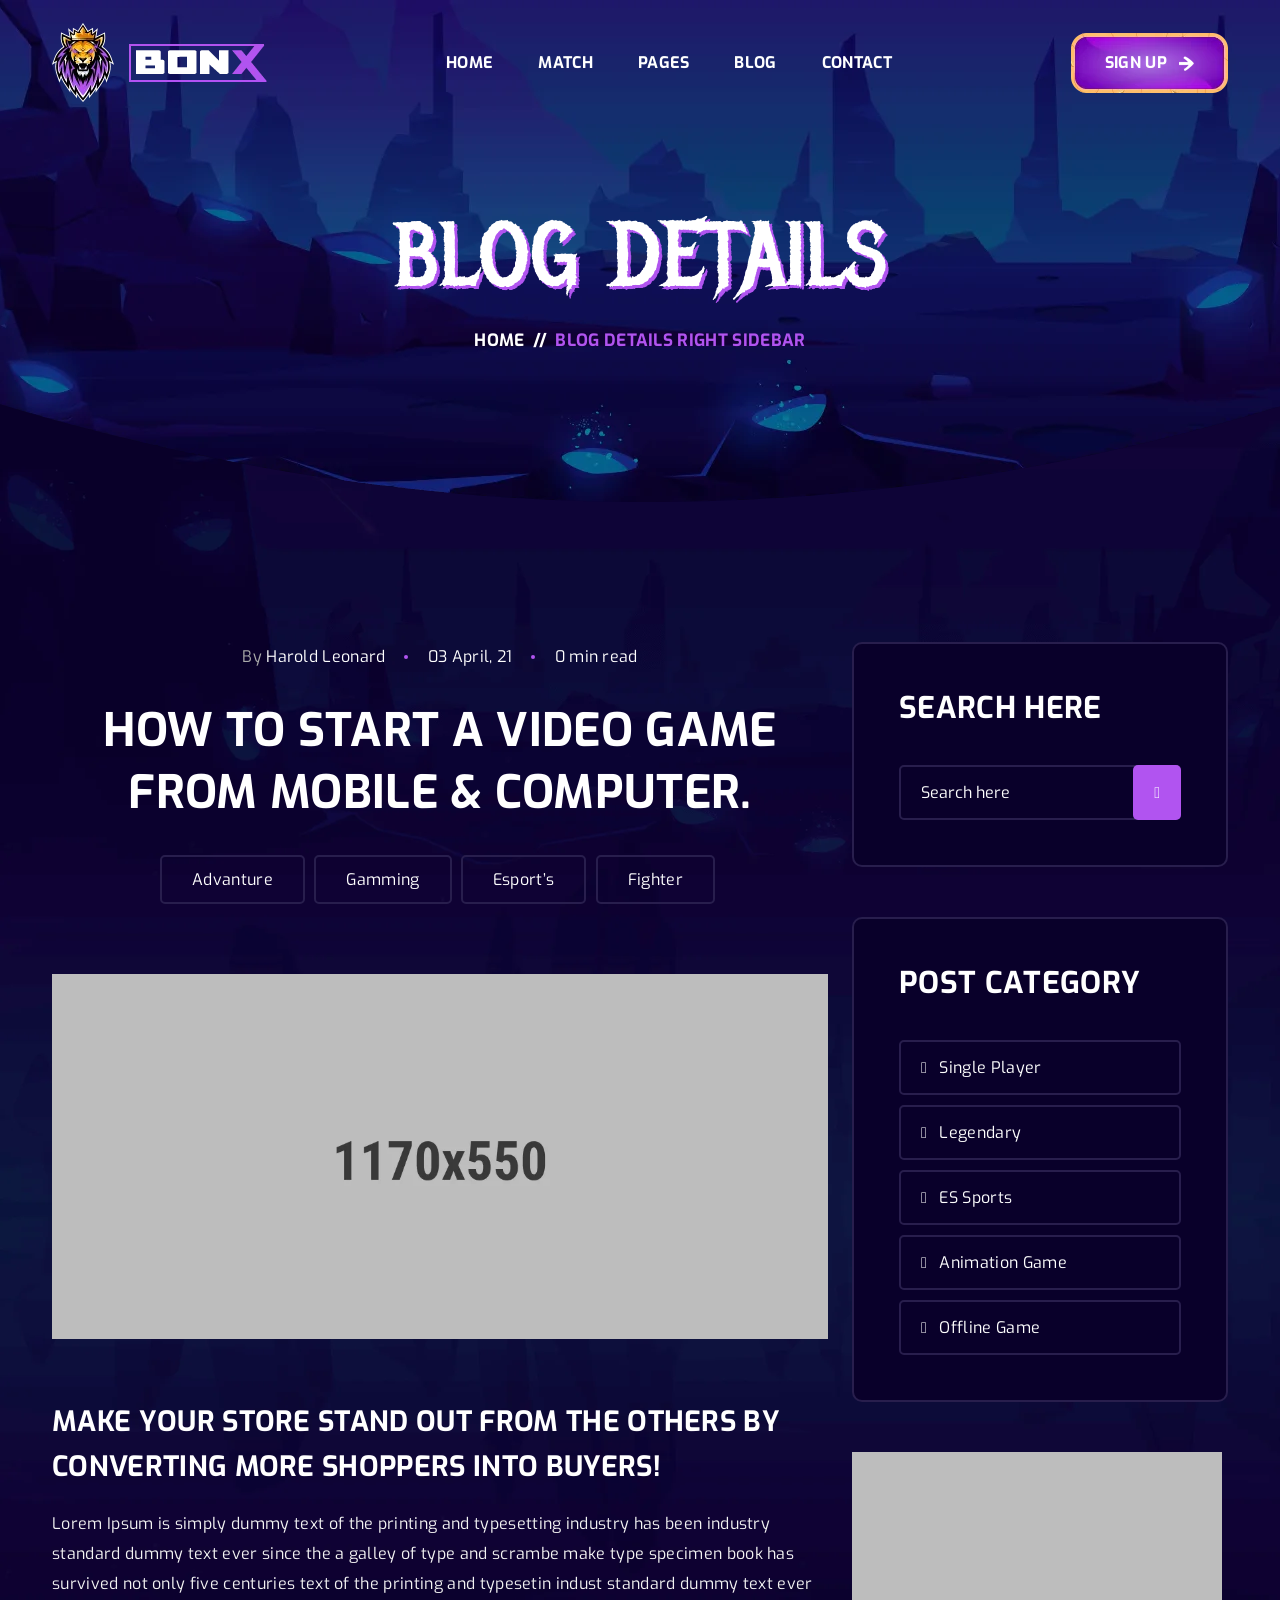
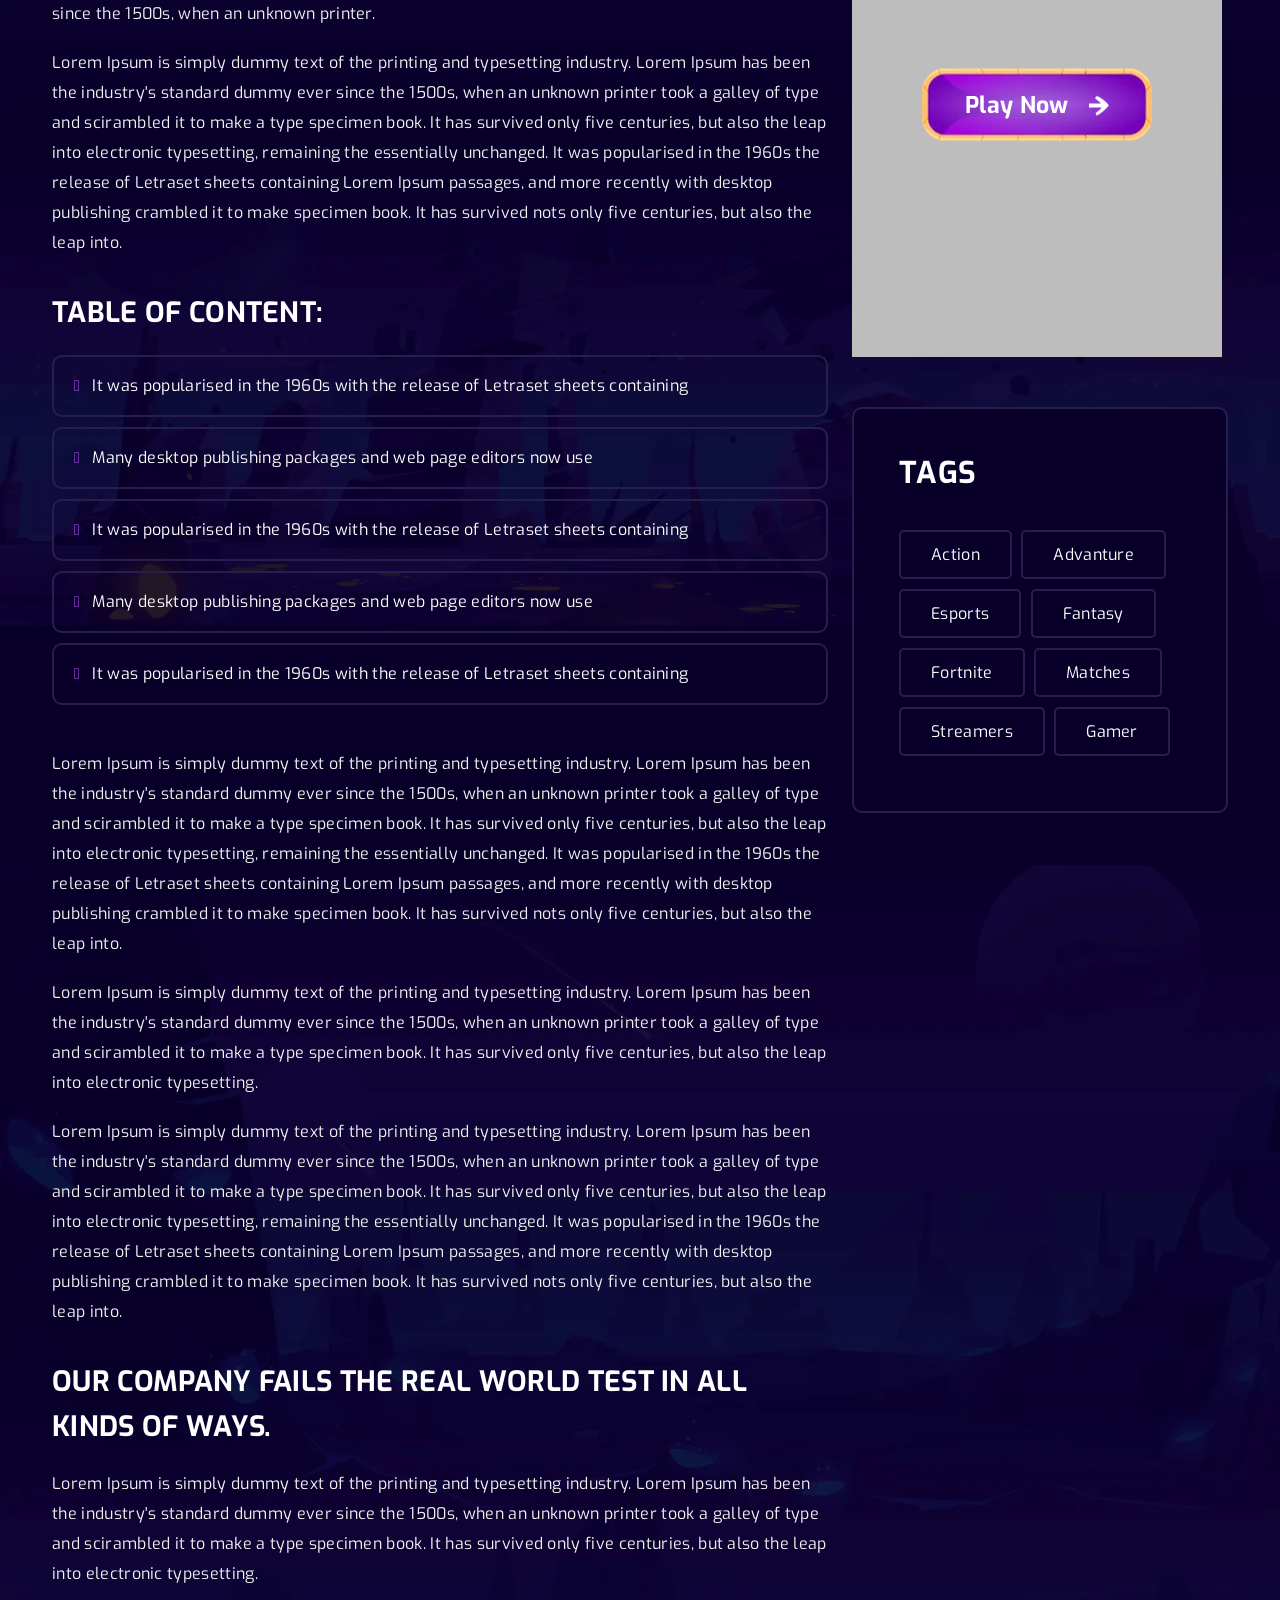
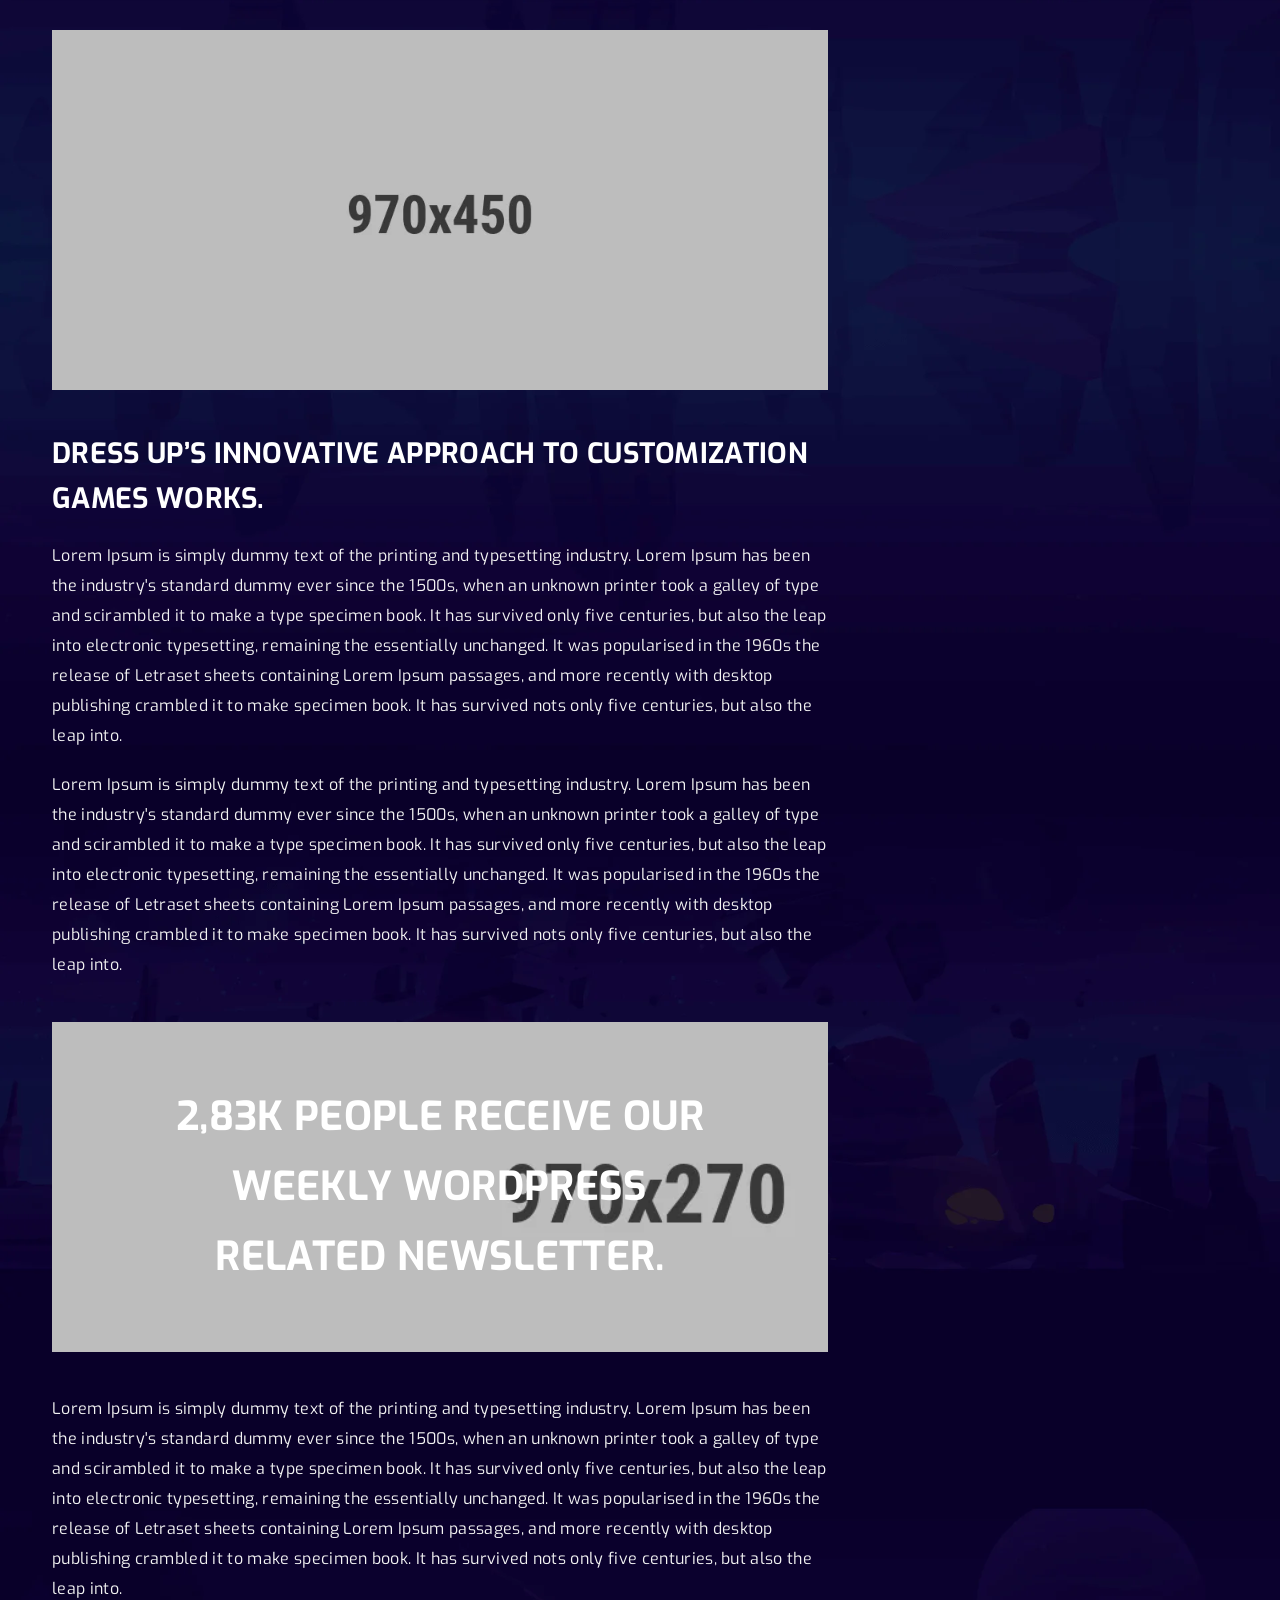
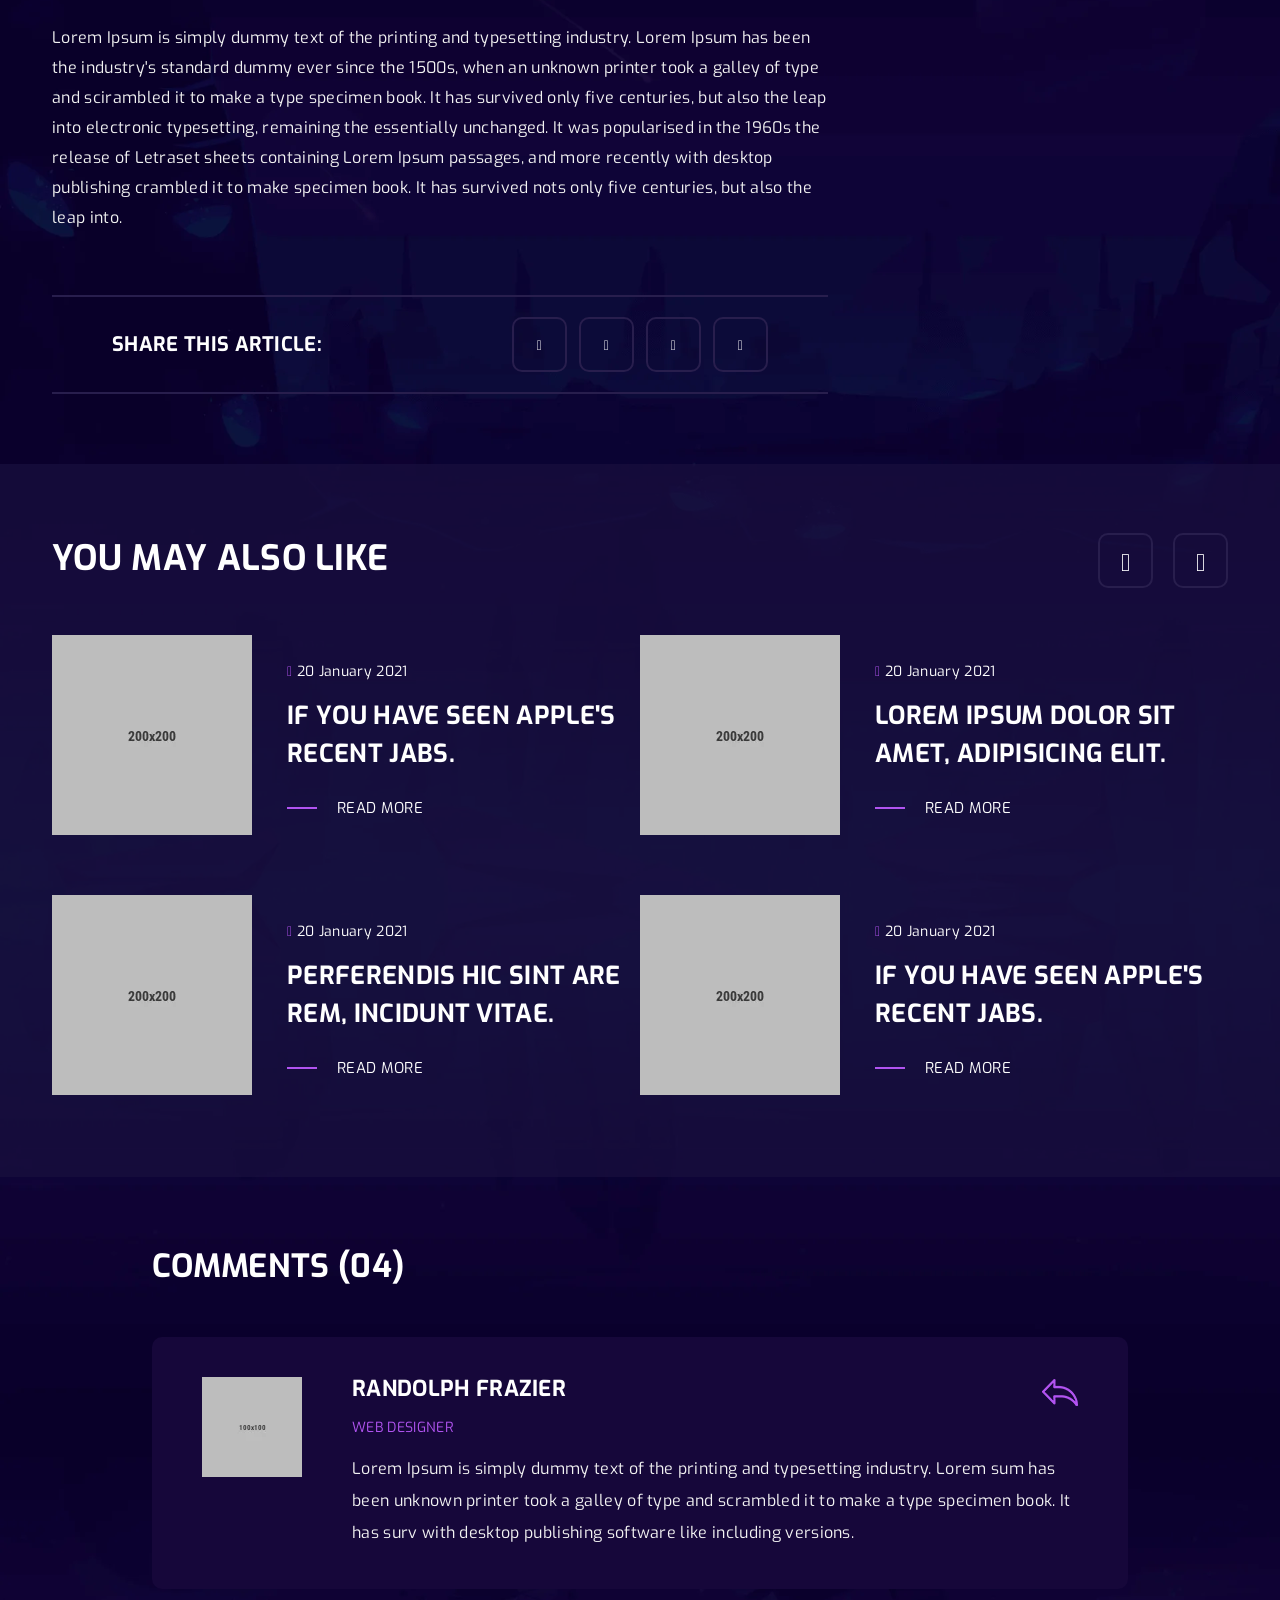
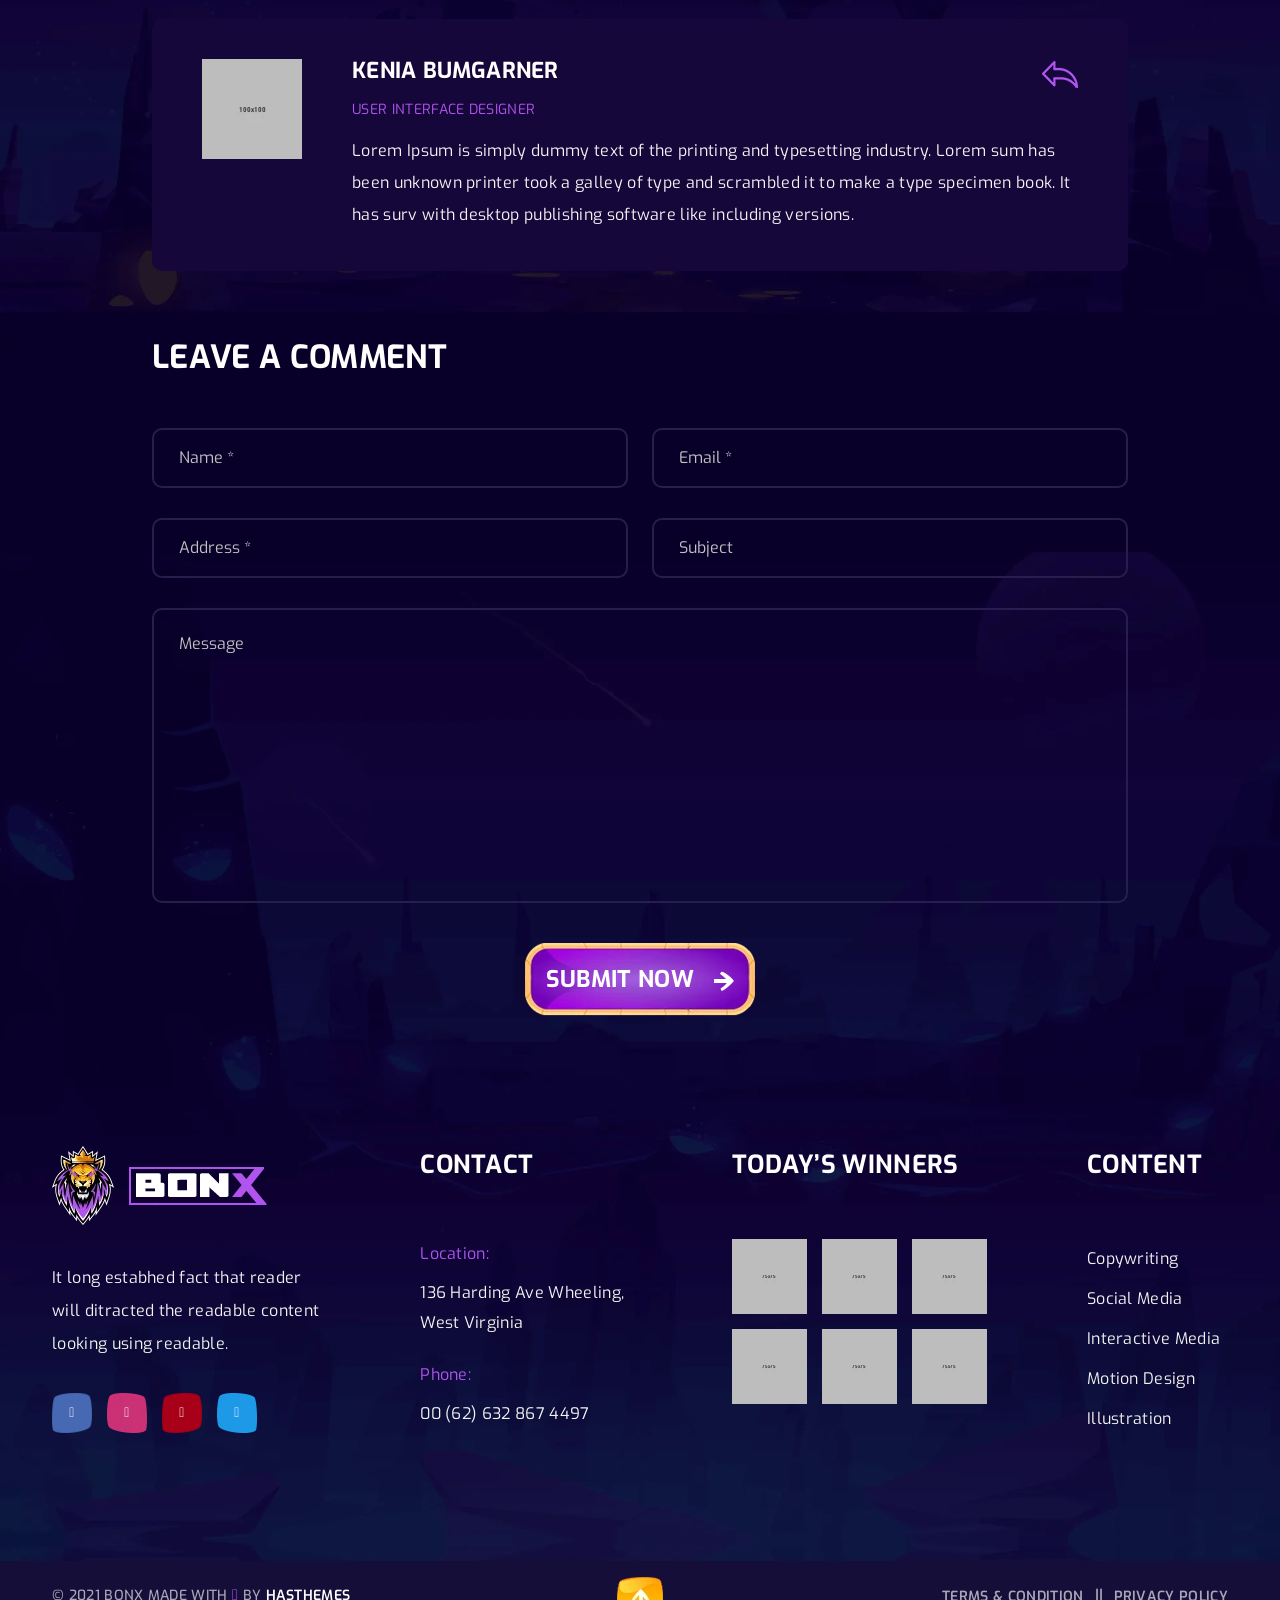
<file: ORIS/HomeWork4/Static/bonx/blog-details-right-sidebar.html>
<!doctype html>
<html class="no-js" lang="en">

<head>
    <meta charset="utf-8">
    <meta http-equiv="x-ua-compatible" content="ie=edge">
    <title>Bonx - Gaming Website Template HTML Version</title>
    <meta name="description" content="240+ Best Bootstrap Templates are available on this website. Find your template for your project compatible with the most popular HTML library in the world."/>
    <meta name="viewport" content="width=device-width, initial-scale=1">
    
    <!-- Add site Favicon -->
    <link rel="shortcut icon" href="assets/img/favicon.ico" type="image/png">

    <!-- CSS 
    ========================= -->
    <link rel="preconnect" href="https://fonts.googleapis.com">
    <link rel="preconnect" href="https://fonts.gstatic.com" crossorigin>
    <link href="https://fonts.googleapis.com/css2?family=Exo:ital,wght@0,100;0,200;0,300;0,400;0,500;0,600;0,700;0,800;0,900;1,100;1,200;1,300;1,400;1,500;1,600;1,700;1,800;1,900&family=Metal+Mania&display=swap" rel="stylesheet">

    <link rel="stylesheet" href="assets/css/vendor/bootstrap.min.css">
    <link rel="stylesheet" href="assets/css/slick.css">
    <link rel="stylesheet" href="assets/css/icofont.min.css">
    <link rel="stylesheet" href="assets/css/animate.css">
    <link rel="stylesheet" href="assets/css/nice-select.css">
    <link rel="stylesheet" href="assets/css/magnific-popup.css">
    <!-- Main Style CSS -->
    <link rel="stylesheet" href="assets/css/style.css">
</head>

<body class="body__bg" data-bgimg="assets/img/bg/body-bg2.webp">
   
  
     <!--offcanvas menu area start-->
     <div class="body_overlay">
                
    </div>
    <div class="offcanvas_menu">
        <div class="container">
            <div class="row">
                <div class="col-12">
                    <div class="offcanvas_menu_wrapper">
                        <div class="canvas_close">
                            <a href="javascript:void(0)"><i class="icofont-close"></i></a>  
                        </div>
                        <div id="menu" class="text-left ">
                            <ul class="offcanvas_main_menu">
                                <li class="menu-item-has-children active">
                                    <a href="index.html">Home</a>
                                </li>
                                <li class="menu-item-has-children"><a href="#">Match</a>
                                    <ul class="sub-menu">
                                        <li><a href="match.html">Match Page</a></li>
                                        <li><a href="match-details.html">Match Details</a></li>
                                    </ul>
                                </li>
                                <li class="menu-item-has-children"><a href="#">Pages</a>
                                    <ul class="sub-menu">
                                        <li><a href="about.html">About Us</a></li>
                                        <li><a href="all-game.html">All Game</a></li>
                                        <li><a href="game-details.html">Game Details</a></li>
                                        <li><a href="faq.html">Faq Page</a></li>
                                        <li><a href="players.html">Players</a></li>
                                        <li><a href="player-details.html">Player Details</a></li>
                                        <li><a href="404.html">Error 404</a></li>
                                    </ul>
                                </li>
                                <li class="menu-item-has-children">
                                    <a href="#">blog</a>
                                    <ul class="sub-menu">
                                        <li><a href="blog-left-sidebar.html">Blog Left Sidebar</a></li>
                                        <li><a href="blog-right-sidebar.html">Blog Right Sidebar</a></li>
                                        <li><a href="blog-without-sidebar.html">Blog Without Sidebar</a></li>
                                         <li><a href="blog-grid-left-sidebar.html">Blog Grid Left Sidebar</a></li>
                                            <li><a href="blog-grid-right-sidebar.html">Blog Grid Right Sidebar</a></li>
                                        <li><a href="blog-grid-without-sidebar.html">Blog Grid Without Sidebar</a></li>
                                        <li><a href="blog-details-left-sidebar.html">Blog Details Left Sidebar</a></li>
                                        <li><a href="blog-details-right-sidebar.html">Blog Details Right Sidebar</a></li>
                                        <li><a href="blog-details.html">Blog Details</a></li>
                                    </ul>
                                </li>
                                <li class="menu-item-has-children"><a href="contact.html">Contact Us</a></li>
                            </ul>
                        </div>
                    </div>
                </div>
            </div>
        </div>
    </div>
    <!--offcanvas menu area end-->

    <!--header area start-->
    <header class="header_section header_transparent sticky-header">
        <div class="container">
            <div class="row">
                <div class="col-12">
                    <div class="main_header d-flex justify-content-between align-items-center">
                        <div class="header_logo">
                            <a class="sticky_none" href="index.html"><img src="assets/img/logo/logo.webp" alt=""></a>
                        </div>
                        <!--main menu start-->
                        <div class="main_menu d-none d-lg-block"> 
                            <nav>  
                                <ul class="d-flex">
                                    <li><a href="index.html">Home</a></li> 
                                    <li><a href="match.html">Match</a>
                                        <ul class="sub_menu">
                                            <li><a href="match.html">Match Page</a></li>
                                            <li><a href="match-details.html">Match Details</a></li>
                                        </ul>
                                    </li>
                                    <li><a href="#">Pages</a>
                                        <ul class="sub_menu">
                                            <li><a href="about.html">About Us</a></li>
                                            <li><a href="all-game.html">All Game</a></li>
                                            <li><a href="game-details.html">Game Details</a></li>
                                            <li><a href="faq.html">Faq Page</a></li>
                                            <li><a href="players.html">Players</a></li>
                                            <li><a href="player-details.html">Player Details</a></li>
                                            <li><a href="404.html">Error 404</a></li>
                                        </ul>
                                    </li>
                                    <li><a href="blog-left-sidebar.html">blog</a>
                                        <ul class="sub_menu">
                                            <li><a href="blog-left-sidebar.html">Blog Left Sidebar</a></li>
                                            <li><a href="blog-right-sidebar.html">Blog Right Sidebar</a></li>
                                            <li><a href="blog-without-sidebar.html">Blog Without Sidebar</a></li>
                                             <li><a href="blog-grid-left-sidebar.html">Blog Grid Left Sidebar</a></li>
                                            <li><a href="blog-grid-right-sidebar.html">Blog Grid Right Sidebar</a></li>
                                            <li><a href="blog-grid-without-sidebar.html">Blog Grid Without Sidebar</a></li>
                                            <li><a href="blog-details-left-sidebar.html">Blog Details Left Sidebar</a></li>
                                            <li><a href="blog-details-right-sidebar.html">Blog Details Right Sidebar</a></li>
                                            <li><a href="blog-details.html">Blog Details</a></li>
                                        </ul>
                                    </li>
                                    <li><a href="contact.html">Contact</a></li>
                                </ul>  
                            </nav>
                        </div>
                        <!--main menu end-->
                        <div class="header_right_sidebar d-flex align-items-center">
                            <div class="sing_up_btn">
                                <a class="btn btn-link" href="#">SIGN UP <img src="assets/img/icon/arrrow-icon2.webp" alt=""> </a>
                            </div>
                            <div class="canvas_open">
                                <a href="javascript:void(0)"><i class="icofont-navigation-menu"></i></a>
                            </div>
                        </div>
                    </div>
                </div>
            </div>
        </div>
    </header>
    <!--header area end-->

    <!-- breadcrumbs area start -->
    <div class="breadcrumbs_aree breadcrumbs_bg mb-140" data-bgimg="assets/img/bg/breadcrumbs-bg.webp">
        <div class="container">
            <div class="row">
                <div class="col-12">
                    <div class="breadcrumbs_text text-center">
                        <h1>BLOG DETAILS</h1>
                        <ul class="d-flex justify-content-center">
                            <li><a href="index.html">Home </a></li>
                            <li> <span>//</span></li>
                            <li>  Blog Details Right Sidebar</li>
                        </ul>
                    </div>
                </div>
            </div>
        </div>
    </div>
    <!-- breadcrumbs area end -->
    
    <!-- page wrapper start -->
    <div class="page_wrapper">

        <!--blog body area start-->
        <section class="blog_details_section mb-130">
            <div class="container">
                <div class="row flex-column-reverse flex-lg-row-reverse">
                    <div class="col-lg-4">
                        <div class="blog_sidebar blog_widget">
                            <div class="blog_widget_list mb-50">
                                <h3>Search Here</h3>
                                <div class="widget_search">
                                    <form action="#">
                                        <input placeholder="Search here" type="text">
                                        <button type="submit"><i class="icofont-search-1"></i></button>
                                    </form>
                                </div>
                            </div>
                            <div class="blog_widget_list mb-50">
                                <h3>POST CATEGORY</h3>
                                <div class="widget_category blog_widget_category">
                                    <ul>
                                        <li><a href="#"><i class="icofont-rounded-double-right"></i> Single Player </a></li>
                                        <li><a href="#"><i class="icofont-rounded-double-right"></i> Legendary </a></li>
                                        <li><a href="#"><i class="icofont-rounded-double-right"></i> ES Sports </a></li>
                                        <li><a href="#"><i class="icofont-rounded-double-right"></i> Animation Game </a></li>
                                        <li><a href="#"><i class="icofont-rounded-double-right"></i> Offline Game </a></li>
                                    </ul>
                                </div>
                            </div>
                            <div class="blog_widget_thumb mb-50">
                                <img src="assets/img/blog/blog-sidebar-thumb.webp" alt="">
                                <div class="widget_play_btn">
                                    <a class="btn btn-link" href="all-game.html">Play Now <img src="assets/img/icon/arrrow-icon.webp" alt=""> </a>
                                </div>
                            </div>
                            <div class="blog_widget_list tags">
                                <h3>Tags</h3>
                                <div class="widget_tags">
                                    <ul>
                                        <li><a href="#">Action</a></li>
                                        <li><a href="#">Advanture</a></li>
                                        <li><a href="#"> Esports</a></li>
                                        <li><a href="#">Fantasy</a></li>
                                        <li><a href="#">Fortnite</a></li>
                                        <li><a href="#">Matches</a></li>
                                        <li><a href="#">Streamers</a></li>
                                        <li><a href="#">Gamer</a></li>
                                    </ul>
                                </div>
                            </div>
                        </div>
                    </div>
                    <div class="col-lg-8">
                        <div class="blog_details_inner">
                            <div class="blog_details_header text-center">
                                <div class="blog__meta_date">
                                    <ul class="d-flex justify-content-center">
                                        <li><span>By</span> Harold Leonard   </li>
                                        <li> 03 April, 21  </li>
                                        <li>0 min read</li>
                                    </ul>
                                </div>
                                <div class="blog_details_title">
                                    <h2>How to Start a Video Game from
                                        mobile & computer.</h2>
                                </div>
                                <div class="widget_tags">
                                    <ul>
                                        <li><a href="#">Advanture</a></li>
                                        <li><a href="#">Gamming</a></li>
                                        <li><a href="#"> Esport’s</a></li>
                                        <li><a href="#">Fighter</a></li>
                                    </ul>
                                </div>
                            </div>
                            <div class="blog_sticky_thumb">
                                <img src="assets/img/blog/blog-sticky.webp" alt="">
                            </div>
                            <div class="blog_details_content p-0">
                                <div class="blog_details_content_step">
                                    <h3 class="title_margin">Make your store stand out from the others by converting more
                                        shoppers into buyers!</h3>
                                    <div class="blog_details_desc">   
                                        <p>Lorem Ipsum is simply dummy text of the printing and typesetting industry has been industry standard dummy text ever since the
                                            a galley of type and scrambe make type specimen book has survived not only five centuries text of the printing and typesetin indust
                                            standard dummy text ever since the 1500s, when an unknown printer.</p> 
                                        <p>Lorem Ipsum is simply dummy text of the printing and typesetting industry. Lorem Ipsum has been the industry's standard dummy
                                            ever since the 1500s, when an unknown printer took a galley of type and scirambled it to make a type specimen book. It has survived
                                            only five centuries, but also the leap into electronic typesetting, remaining the essentially unchanged. It was popularised in the 1960s
                                            the release of Letraset sheets containing Lorem Ipsum passages, and more recently with desktop publishing crambled it to make
                                            specimen book. It has survived nots only five centuries, but also the leap into.</p>  
                                    </div> 
                                </div>
                                <div class="blog_details_content_step">
                                    <h3 class="title_margin">Table of Content:</h3>
                                    <div class="blog_details_table_content">
                                        <ul>
                                            <li><a href="#"><i class="icofont-rounded-double-right"></i> It was popularised in the 1960s with the release of Letraset sheets containing</a></li>
                                            <li><a href="#"><i class="icofont-rounded-double-right"></i> Many desktop publishing packages and web page editors now use</a></li>
                                            <li><a href="#"><i class="icofont-rounded-double-right"></i> It was popularised in the 1960s with the release of Letraset sheets containing</a></li>
                                            <li><a href="#"><i class="icofont-rounded-double-right"></i> Many desktop publishing packages and web page editors now use</a></li>
                                            <li><a href="#"><i class="icofont-rounded-double-right"></i> It was popularised in the 1960s with the release of Letraset sheets containing</a></li>
                                        </ul>
                                    </div>
                                    <div class="blog_details_desc">   
                                        <p>Lorem Ipsum is simply dummy text of the printing and typesetting industry. Lorem Ipsum has been the industry's standard dummy
                                            ever since the 1500s, when an unknown printer took a galley of type and scirambled it to make a type specimen book. It has survived
                                            only five centuries, but also the leap into electronic typesetting, remaining the essentially unchanged. It was popularised in the 1960s
                                            the release of Letraset sheets containing Lorem Ipsum passages, and more recently with desktop publishing crambled it to make
                                            specimen book. It has survived nots only five centuries, but also the leap into.</p> 
                                        <p>Lorem Ipsum is simply dummy text of the printing and typesetting industry. Lorem Ipsum has been the industry's standard dummy
                                            ever since the 1500s, when an unknown printer took a galley of type and scirambled it to make a type specimen book. It has survived
                                            only five centuries, but also the leap into electronic typesetting.</p> 
                                            <p>Lorem Ipsum is simply dummy text of the printing and typesetting industry. Lorem Ipsum has been the industry's standard dummy
                                                ever since the 1500s, when an unknown printer took a galley of type and scirambled it to make a type specimen book. It has survived
                                                only five centuries, but also the leap into electronic typesetting, remaining the essentially unchanged. It was popularised in the 1960s
                                                the release of Letraset sheets containing Lorem Ipsum passages, and more recently with desktop publishing crambled it to make
                                                specimen book. It has survived nots only five centuries, but also the leap into.</p> 
                                    </div>
                                </div>

                                <div class="blog_details_content_step">
                                    <h3 class="title_margin">Our company fails the real world test in all kinds of ways.</h3>
                                    <div class="blog_details_desc">   
                                        <p>Lorem Ipsum is simply dummy text of the printing and typesetting industry. Lorem Ipsum has been the industry's standard dummy
                                            ever since the 1500s, when an unknown printer took a galley of type and scirambled it to make a type specimen book. It has survived
                                            only five centuries, but also the leap into electronic typesetting.</p>  
                                    </div>
                                    <div class="blog_details_layer_thumb">
                                        <img src="assets/img/blog/blog_details_layer.webp" alt="">
                                    </div>
                                </div>

                                <div class="blog_details_content_step">
                                    <h3 class="title_margin">Dress Up’s Innovative Approach to Customization Games Works.</h3>
                                    <div class="blog_details_desc">   
                                        <p>Lorem Ipsum is simply dummy text of the printing and typesetting industry. Lorem Ipsum has been the industry's standard dummy
                                            ever since the 1500s, when an unknown printer took a galley of type and scirambled it to make a type specimen book. It has survived
                                            only five centuries, but also the leap into electronic typesetting, remaining the essentially unchanged. It was popularised in the 1960s
                                            the release of Letraset sheets containing Lorem Ipsum passages, and more recently with desktop publishing crambled it to make
                                            specimen book. It has survived nots only five centuries, but also the leap into.</p> 
                                        <p>Lorem Ipsum is simply dummy text of the printing and typesetting industry. Lorem Ipsum has been the industry's standard dummy
                                            ever since the 1500s, when an unknown printer took a galley of type and scirambled it to make a type specimen book. It has survived
                                            only five centuries, but also the leap into electronic typesetting, remaining the essentially unchanged. It was popularised in the 1960s
                                            the release of Letraset sheets containing Lorem Ipsum passages, and more recently with desktop publishing crambled it to make
                                            specimen book. It has survived nots only five centuries, but also the leap into.</p>     
                                    </div>
                                    <div class="blog_related_text" data-bgimg="assets/img/blog/blog-related-bg.webp">
                                        <h3>2,83k People Receive Our Weekly
                                            WordPress Related Newsletter.</h3>
                                    </div>
                                    <div class="blog_details_desc">   
                                        <p>Lorem Ipsum is simply dummy text of the printing and typesetting industry. Lorem Ipsum has been the industry's standard dummy
                                            ever since the 1500s, when an unknown printer took a galley of type and scirambled it to make a type specimen book. It has survived
                                            only five centuries, but also the leap into electronic typesetting, remaining the essentially unchanged. It was popularised in the 1960s
                                            the release of Letraset sheets containing Lorem Ipsum passages, and more recently with desktop publishing crambled it to make
                                            specimen book. It has survived nots only five centuries, but also the leap into.</p> 
                                        <p>Lorem Ipsum is simply dummy text of the printing and typesetting industry. Lorem Ipsum has been the industry's standard dummy
                                            ever since the 1500s, when an unknown printer took a galley of type and scirambled it to make a type specimen book. It has survived
                                            only five centuries, but also the leap into electronic typesetting, remaining the essentially unchanged. It was popularised in the 1960s
                                            the release of Letraset sheets containing Lorem Ipsum passages, and more recently with desktop publishing crambled it to make
                                            specimen book. It has survived nots only five centuries, but also the leap into.</p>     
                                    </div>
                                </div>
                                <div class="post__social d-flex justify-content-between align-items-center">
                                    <h3>Share this article:</h3>
                                    <ul class="d-flex">
                                        <li><a href="https://www.facebook.com"><i class="icofont-facebook"></i></a></li>
                                        <li><a href="https://www.skype.com"><i class="icofont-skype"></i></a></li>
                                        <li><a href="https://twitter.com"><i class="icofont-twitter"></i></a></li>
                                        <li><a href="https://www.linkedin.com"><i class="icofont-linkedin"></i></a></li>
                                    </ul>
                                </div>
                            </div>
                        </div>
                    </div>
                </div>
            </div>
            <div class="blog_like_area" data-bgimg="assets/img/blog/blog-like-bg.webp">
                <div class="container">
                    <div class="blog_like_title">
                        <h2>You may also like</h2>
                    </div>
                    <div class="blog_like_inner slick__activation2" data-slick='{
                        "slidesToShow": 2,
                        "slidesToScroll": 1,
                        "arrows": true,
                        "dots": false,
                        "autoplay": false,
                        "speed": 300,
                        "infinite": true ,  
                        "responsive":[  
                        {"breakpoint":992, "settings": { "slidesToShow": 1 } },  
                        {"breakpoint":576, "settings": { "slidesToShow": 1 } }  
                        ]                                                     
                    }'>
                        <div class="blog_like_list">
                            <div class="single_blog d-flex align-items-center wow fadeInUp" data-wow-delay="0.1s" data-wow-duration="1.1s">
                                <div class="blog_thumb">
                                    <a href="blog-details.html"><img src="assets/img/blog/blog1.webp" alt=""></a>
                                </div>
                                <div class="blog_content">
                                    <div class="blog_date">
                                        <span><i class="icofont-calendar"></i>  20 January 2021</span>
                                    </div>
                                    <h3><a href="blog-details.html">if you have seen Apple's
                                        recent jabs.</a></h3>
                                    <a href="blog-details.html">READ MORE</a>
                                </div>
                            </div>
                            <div class="single_blog d-flex align-items-center wow fadeInUp" data-wow-delay="0.1s" data-wow-duration="1.1s">
                                <div class="blog_thumb">
                                    <a href="blog-details.html"><img src="assets/img/blog/blog3.webp" alt=""></a>
                                </div>
                                <div class="blog_content">
                                    <div class="blog_date">
                                        <span><i class="icofont-calendar"></i>  20 January 2021</span>
                                    </div>
                                    <h3><a href="blog-details.html"> Perferendis hic sint are rem, incidunt vitae.</a></h3>
                                    <a href="blog-details.html">READ MORE</a>
                                </div>
                            </div>
                        </div>
                        <div class="blog_like_list">
                            <div class="single_blog d-flex align-items-center wow fadeInUp" data-wow-delay="0.1s" data-wow-duration="1.1s">
                                <div class="blog_thumb">
                                    <a href="blog-details.html"><img src="assets/img/blog/blog2.webp" alt=""></a>
                                </div>
                                <div class="blog_content">
                                    <div class="blog_date">
                                        <span><i class="icofont-calendar"></i>  20 January 2021</span>
                                    </div>
                                    <h3><a href="blog-details.html">Lorem ipsum dolor sit amet, adipisicing elit.</a></h3>
                                    <a href="blog-details.html">READ MORE</a>
                                </div>
                            </div>
                            <div class="single_blog d-flex align-items-center wow fadeInUp" data-wow-delay="0.1s" data-wow-duration="1.1s">
                                <div class="blog_thumb">
                                    <a href="blog-details.html"><img src="assets/img/blog/blog4.webp" alt=""></a>
                                </div>
                                <div class="blog_content">
                                    <div class="blog_date">
                                        <span><i class="icofont-calendar"></i>  20 January 2021</span>
                                    </div>
                                    <h3><a href="blog-details.html">if you have seen Apple's
                                        recent jabs.</a></h3>
                                    <a href="blog-details.html">READ MORE</a>
                                </div>
                            </div>
                        </div>
                        <div class="blog_like_list">
                            <div class="single_blog d-flex align-items-center wow fadeInUp" data-wow-delay="0.1s" data-wow-duration="1.1s">
                                <div class="blog_thumb">
                                    <a href="blog-details.html"><img src="assets/img/blog/blog2.webp" alt=""></a>
                                </div>
                                <div class="blog_content">
                                    <div class="blog_date">
                                        <span><i class="icofont-calendar"></i>  20 January 2021</span>
                                    </div>
                                    <h3><a href="blog-details.html">Lorem ipsum dolor sit amet, adipisicing elit.</a></h3>
                                    <a href="blog-details.html">READ MORE</a>
                                </div>
                            </div>
                            <div class="single_blog d-flex align-items-center wow fadeInUp" data-wow-delay="0.1s" data-wow-duration="1.1s">
                                <div class="blog_thumb">
                                    <a href="blog-details.html"><img src="assets/img/blog/blog4.webp" alt=""></a>
                                </div>
                                <div class="blog_content">
                                    <div class="blog_date">
                                        <span><i class="icofont-calendar"></i>  20 January 2021</span>
                                    </div>
                                    <h3><a href="blog-details.html">if you have seen Apple's
                                        recent jabs.</a></h3>
                                    <a href="blog-details.html">READ MORE</a>
                                </div>
                            </div>
                        </div>
                    </div>
                </div>
            </div>
            <div class="container">
                <div class="row">
                    <div class="col-12">
                        <div class="blog_comment_wrapper">
                            <div class="comments_box">
                                <div class="comments_title">
                                    <h2>COMMENTS (04)</h2>
                                </div>
                                <div class="comment_list d-flex">
                                    <div class="comment_thumb">
                                        <img src="assets/img/blog/post-comment1.webp" alt="">
                                    </div>
                                    <div class="comment_content">
                                        <a href="#"> <img src="assets/img/icon/reply.webp" alt=""> </a>
                                        <h3>Randolph Frazier</h3>
                                        <span> Web Designer</span>
                                        <p>Lorem Ipsum is simply dummy text of the printing and typesetting industry. Lorem sum has been 
                                            unknown printer took a galley of type and scrambled it to make a type specimen book. It has surv
                                            with desktop publishing software like including versions.</p>
                                    </div>
                                </div>
                                <div class="comment_list d-flex">
                                    <div class="comment_thumb">
                                        <img src="assets/img/blog/post-comment2.webp" alt="">
                                    </div>
                                    <div class="comment_content">
                                        <a href="#"> <img src="assets/img/icon/reply.webp" alt=""> </a>
                                        <h3>Kenia Bumgarner</h3>
                                        <span> user Interface designer</span>
                                        <p>Lorem Ipsum is simply dummy text of the printing and typesetting industry. Lorem sum has been 
                                            unknown printer took a galley of type and scrambled it to make a type specimen book. It has surv
                                            with desktop publishing software like including versions.</p>
                                    </div>
                                </div>
                            </div>
                            <div class="comments_form">
                                <div class="comments_title">
                                    <h2>Leave A Comment</h2>
                                </div>
                                <div class="comments_form_inner">
                                    <form action="#">
                                        <div class="row">
                                            <div class="col-lg-6 col-md-6">
                                                <div class="comments_form_input">
                                                    <input placeholder="Name *" type="text">
                                                </div>
                                            </div> 
                                            <div class="col-lg-6 col-md-6">
                                                <div class="comments_form_input">
                                                    <input placeholder="Email *" type="text">
                                                </div>
                                            </div>
                                            <div class="col-lg-6 col-md-6">
                                                <div class="comments_form_input">
                                                    <input placeholder="Address *" type="text">
                                                </div>
                                            </div>
                                            <div class="col-lg-6 col-md-6">
                                                <div class="comments_form_input">
                                                    <input placeholder="Subject" type="text">
                                                </div>
                                            </div>
                                            <div class="col-12">
                                                <div class="comments_form_input">
                                                    <textarea placeholder="Message"></textarea>
                                                </div>
                                            </div> 
                                        </div>
                                        <div class="comments_submit_btn text-center">
                                            <a class="btn btn-link" href="#">SUBMIT NOW <img src="assets/img/icon/arrrow-icon.webp" alt=""> </a>
                                        </div>
                                    </form> 
                                </div>  
                            </div>   
                        </div> 
                    </div>
                </div>
            </div>
        </section>
        <!--blog section area end-->

    </div>
    <!-- page wrapper end -->

    <!--footer area start-->
    <footer class="footer_widgets">
        <div class="main_footer">
            <div class="container">
                <div class="row">
                    <div class="col-12">
                        <div class="main_footer_inner d-flex">
                            <div class="footer_widget_list">
                                <div class="footer_logo">
                                    <a href="#"><img src="assets/img/logo/logo.webp" alt=""></a>
                                </div>
                                <div class="footer_contact_desc">
                                    <p>It long estabhed fact that reader
                                        will ditracted the readable content
                                        looking using readable.</p>
                                </div>
                                <div class="footer_social">
                                    <ul class="d-flex">
                                        <li><a class="facebook" href="https://www.facebook.com"><i class="icofont-facebook"></i></a></li>
                                        <li><a class="dribbble" href="https://dribbble.com"><i class="icofont-dribbble"></i></a></li>
                                        <li><a class="youtube" href="https://www.youtube.com"><i class="icofont-youtube-play"></i></a></li>
                                        <li><a class="twitter" href="https://twitter.com"><i class="icofont-twitter"></i></a></li>
                                    </ul>
                                </div>
                            </div>
                            <div class="footer_widget_list contact">
                                <h3>Contact</h3>
                                <div class="footer_contact_info">
                                    <div class="footer_contact_info_list">
                                        <span>Location:</span>
                                        <p>136 Harding Ave
                                            Wheeling, West Virginia</p>
                                    </div>
                                    <div class="footer_contact_info_list">
                                        <span>Phone:</span>
                                        <p><a href="#">00 (62) 632 867 4497</a></p>
                                    </div>
                                </div>
                            </div>
                            <div class="footer_widget_list">
                                <h3>today’s winners</h3>
                                <div class="footer_winners_gallery">
                                    <div class="footer_winners_list d-flex">
                                        <div class="footer_winners_thumb">
                                            <a href="game-details.html"><img src="assets/img/others/winners1.webp" alt=""></a>
                                        </div>
                                        <div class="footer_winners_thumb">
                                            <a href="game-details.html"><img src="assets/img/others/winners2.webp" alt=""></a>
                                        </div>
                                        <div class="footer_winners_thumb">
                                            <a href="game-details.html"><img src="assets/img/others/winners3.webp" alt=""></a>
                                        </div>
                                    </div>
                                    <div class="footer_winners_list d-flex">
                                        <div class="footer_winners_thumb">
                                            <a href="game-details.html"><img src="assets/img/others/winners4.webp" alt=""></a>
                                        </div>
                                        <div class="footer_winners_thumb">
                                            <a href="game-details.html"><img src="assets/img/others/winners5.webp" alt=""></a>
                                        </div>
                                        <div class="footer_winners_thumb">
                                            <a href="game-details.html"><img src="assets/img/others/winners6.webp" alt=""></a>
                                        </div>
                                    </div>
                                </div>
                            </div>
                            <div class="footer_widget_list footer_list_menu">
                                <h3>Content</h3>
                                <div class="footer_menu">
                                    <ul>
                                        <li><a href="about.html"> Copywriting</a></li>
                                        <li><a href="about.html">Social Media</a></li>
                                        <li><a href="about.html">Interactive Media</a></li>
                                        <li><a href="about.html">Motion Design</a></li>
                                        <li><a href="about.html">Illustration</a></li>
                                    </ul>
                                </div>
                            </div>
                        </div>
                    </div> 
                </div>
            </div>
        </div>
        <div class="footer_bottom">
            <div class="container">
                <div class="row">
                    <div class="col-12">
                        <div class="footer_bottom_inner d-flex justify-content-between">
                            <div class="copyright_right">
                                <p> © 2021  BONX  Made with  <i class="icofont-heart"></i>  by <a href="https://hasthemes.com">HasThemes</a></p>
                            </div>
                            <div class="footer_bottom_link_menu">
                                <ul class="d-flex">
                                    <li><a href="about.html">Terms & Condition  </a></li>
                                    <li><a href="about.html">Privacy Policy  </a></li>
                                </ul>
                            </div>
                            <div class="scroll__top_icon">
                                <a id="scroll-top" href="#"><img src="assets/img/icon/scroll-top.webp" alt=""></a>
                            </div>
                        </div>
                    </div>
                </div>
            </div>
        </div>
    </footer>
    <!--footer area end-->

   
<!-- JS
============================================ -->
<!--modernizr min js here-->
<script src="assets/js/vendor/modernizr-3.7.1.min.js"></script>

<!-- Vendor JS -->
<script src="assets/js/vendor/jquery-3.6.0.min.js"></script>
<script src="assets/js/vendor/jquery-migrate-3.3.2.min.js"></script>
<script src="assets/js/vendor/popper.js"></script>
<script src="assets/js/vendor/bootstrap.min.js"></script>
<script src="assets/js/slick.min.js"></script>
<script src="assets/js/wow.min.js"></script>
<script src="assets/js/jquery.nice-select.js"></script>
<script src="assets/js/jquery.magnific-popup.min.js"></script>
<script src="assets/js/jquery.counterup.min.js"></script>
<script src="assets/js/jquery-waypoints.js"></script>

<!-- Main JS -->
<script src="assets/js/main.js"></script>



</body>

</html>
</file>
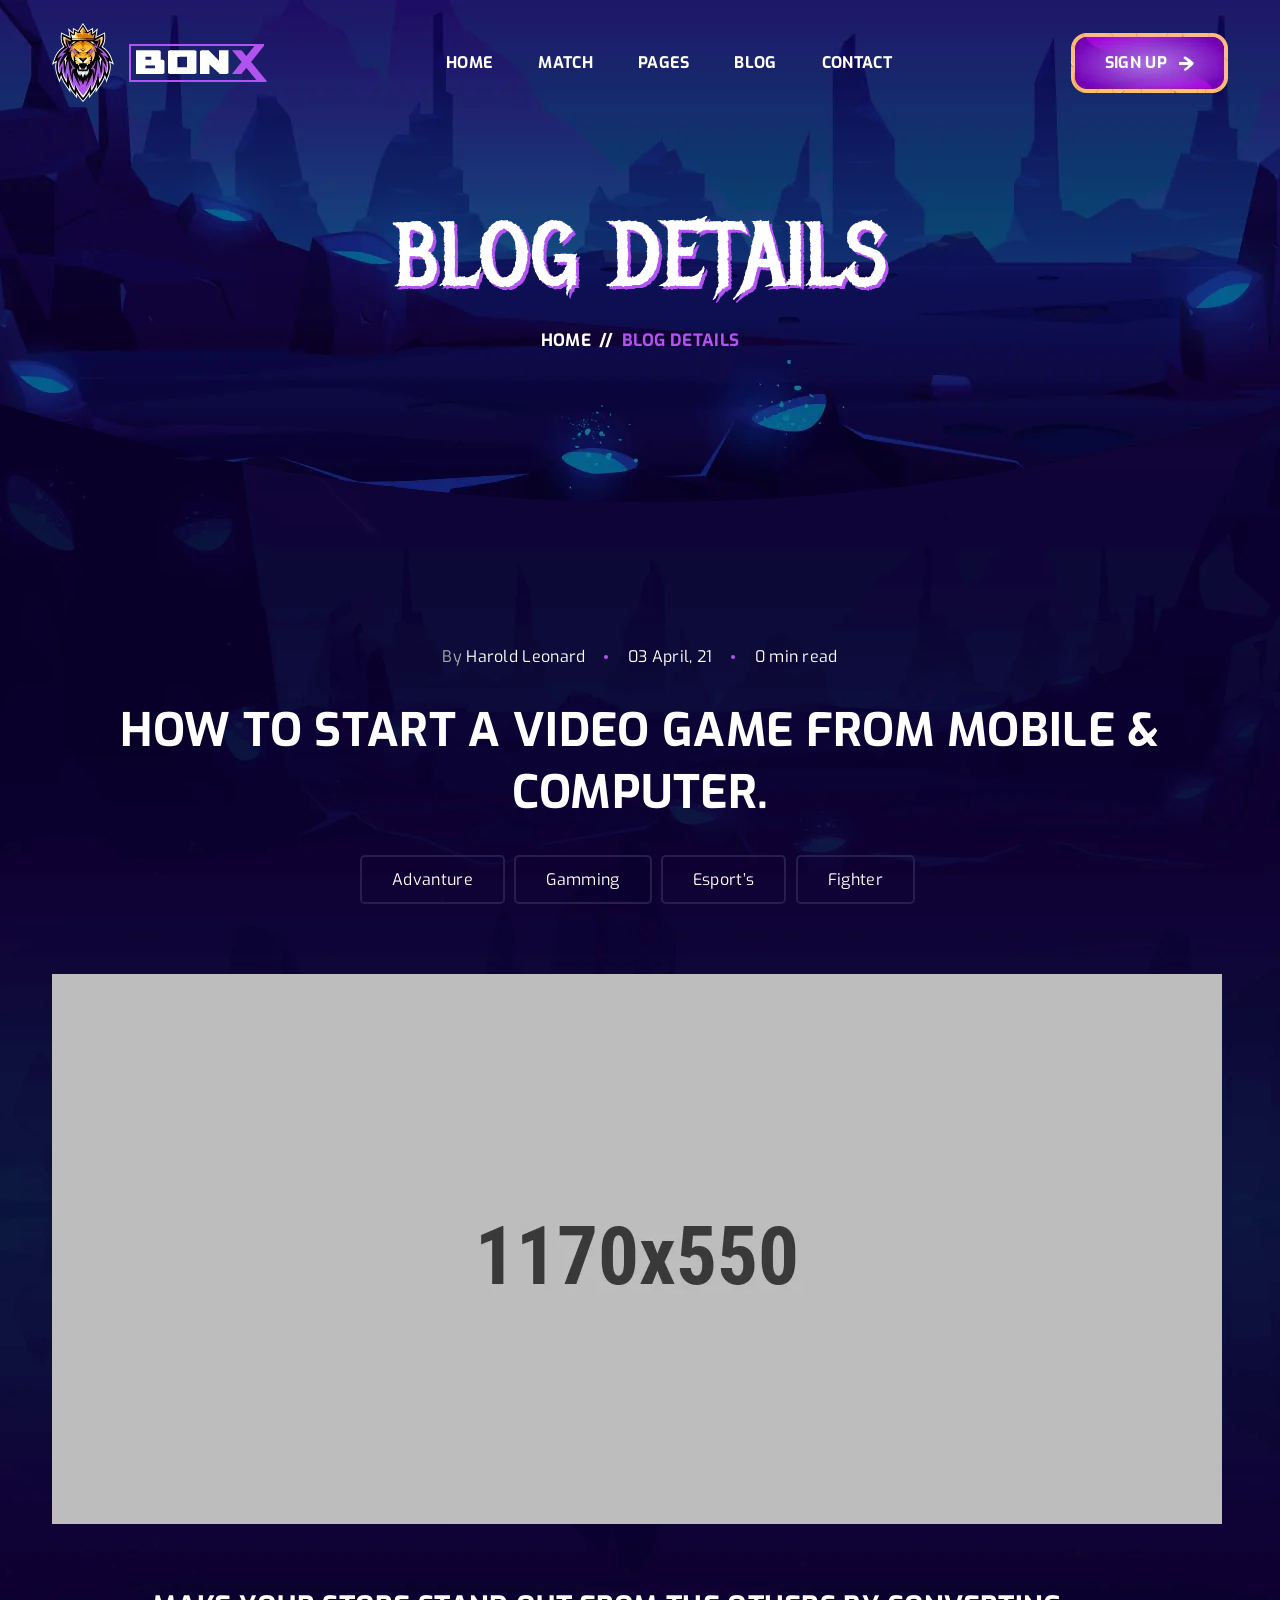
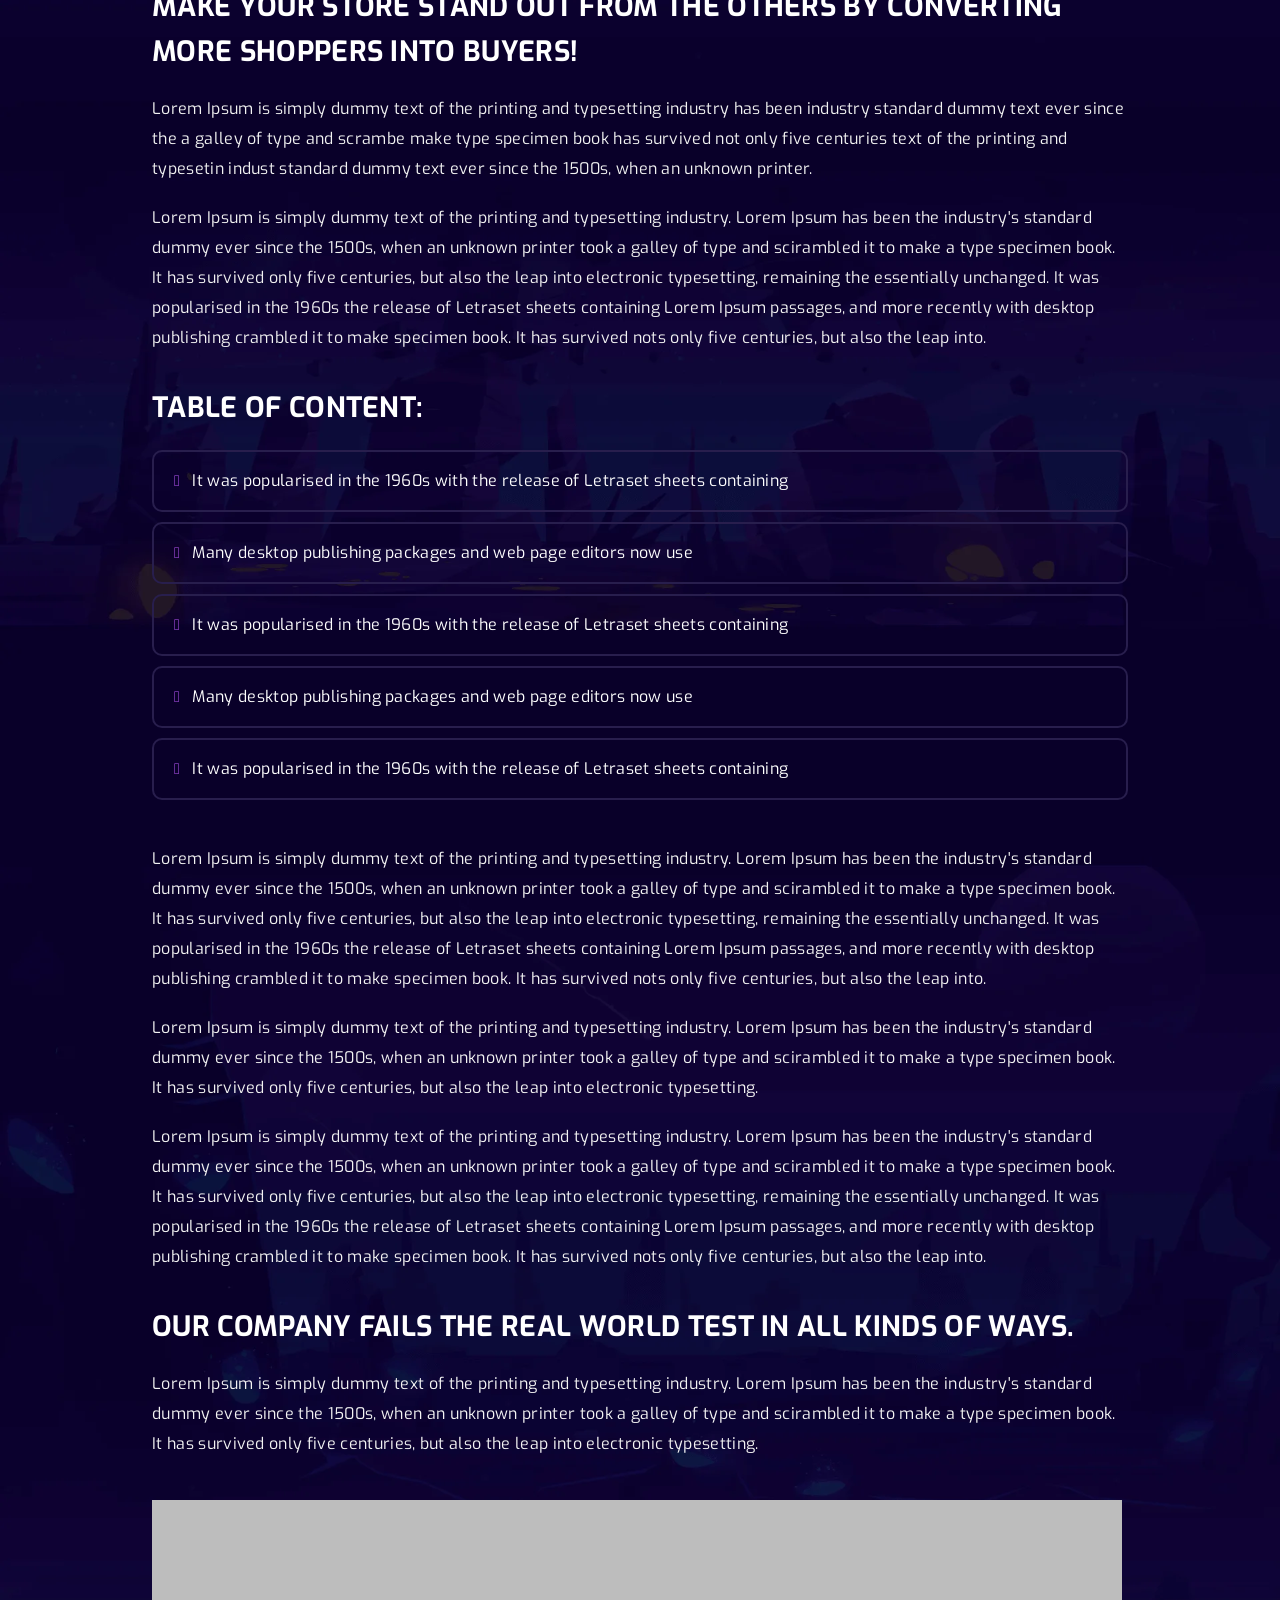
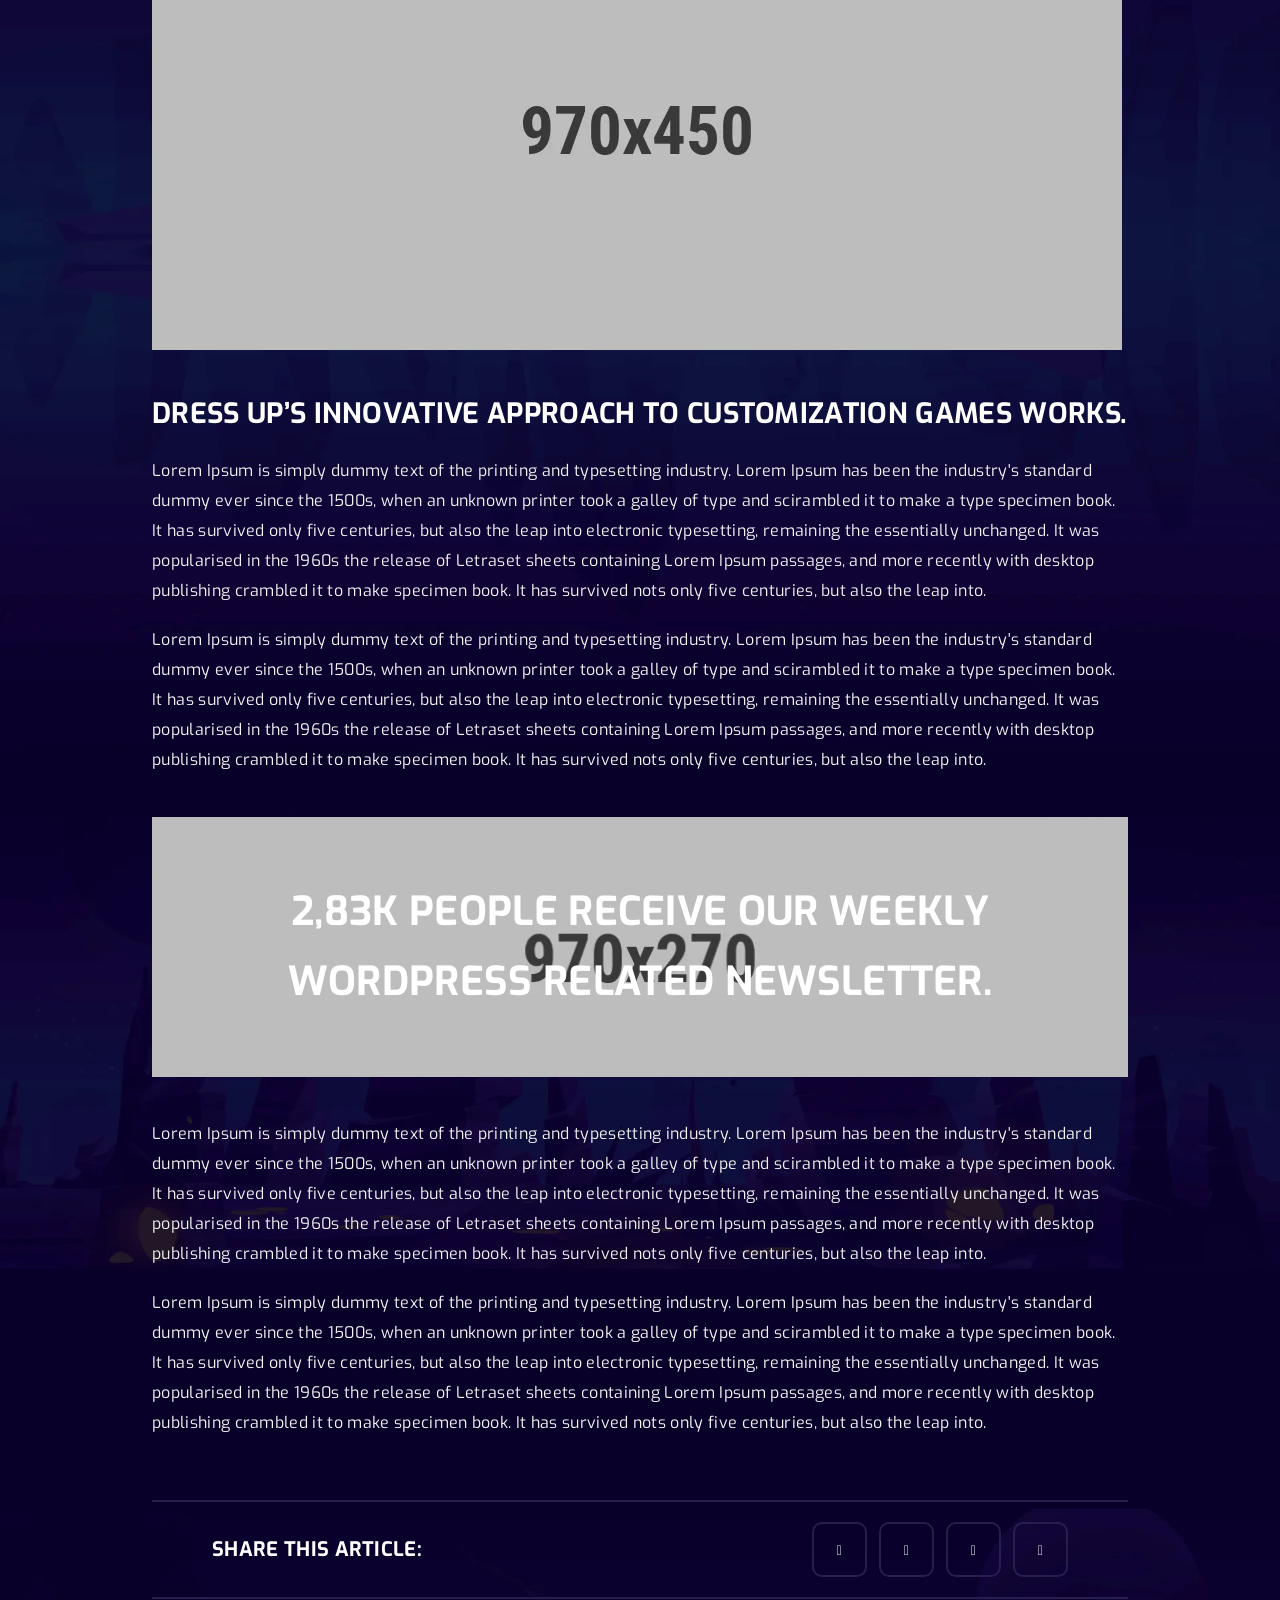
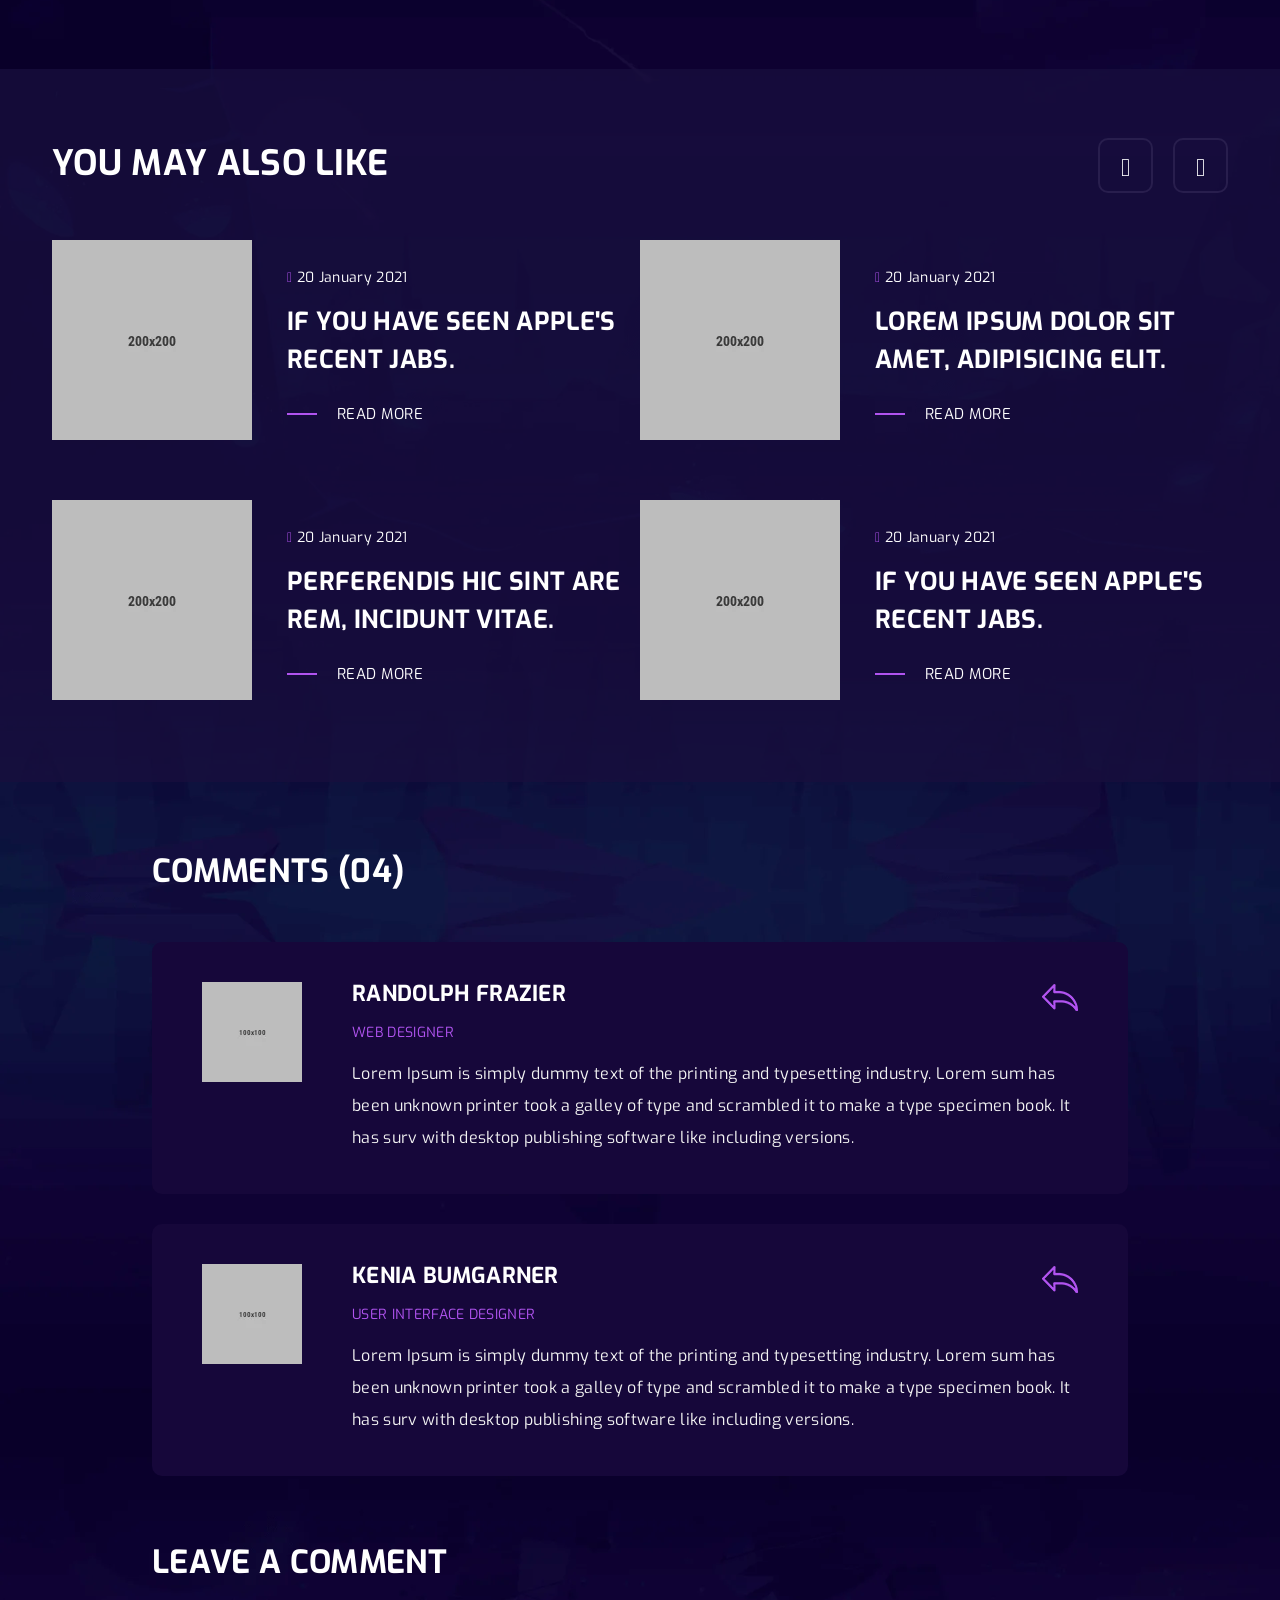
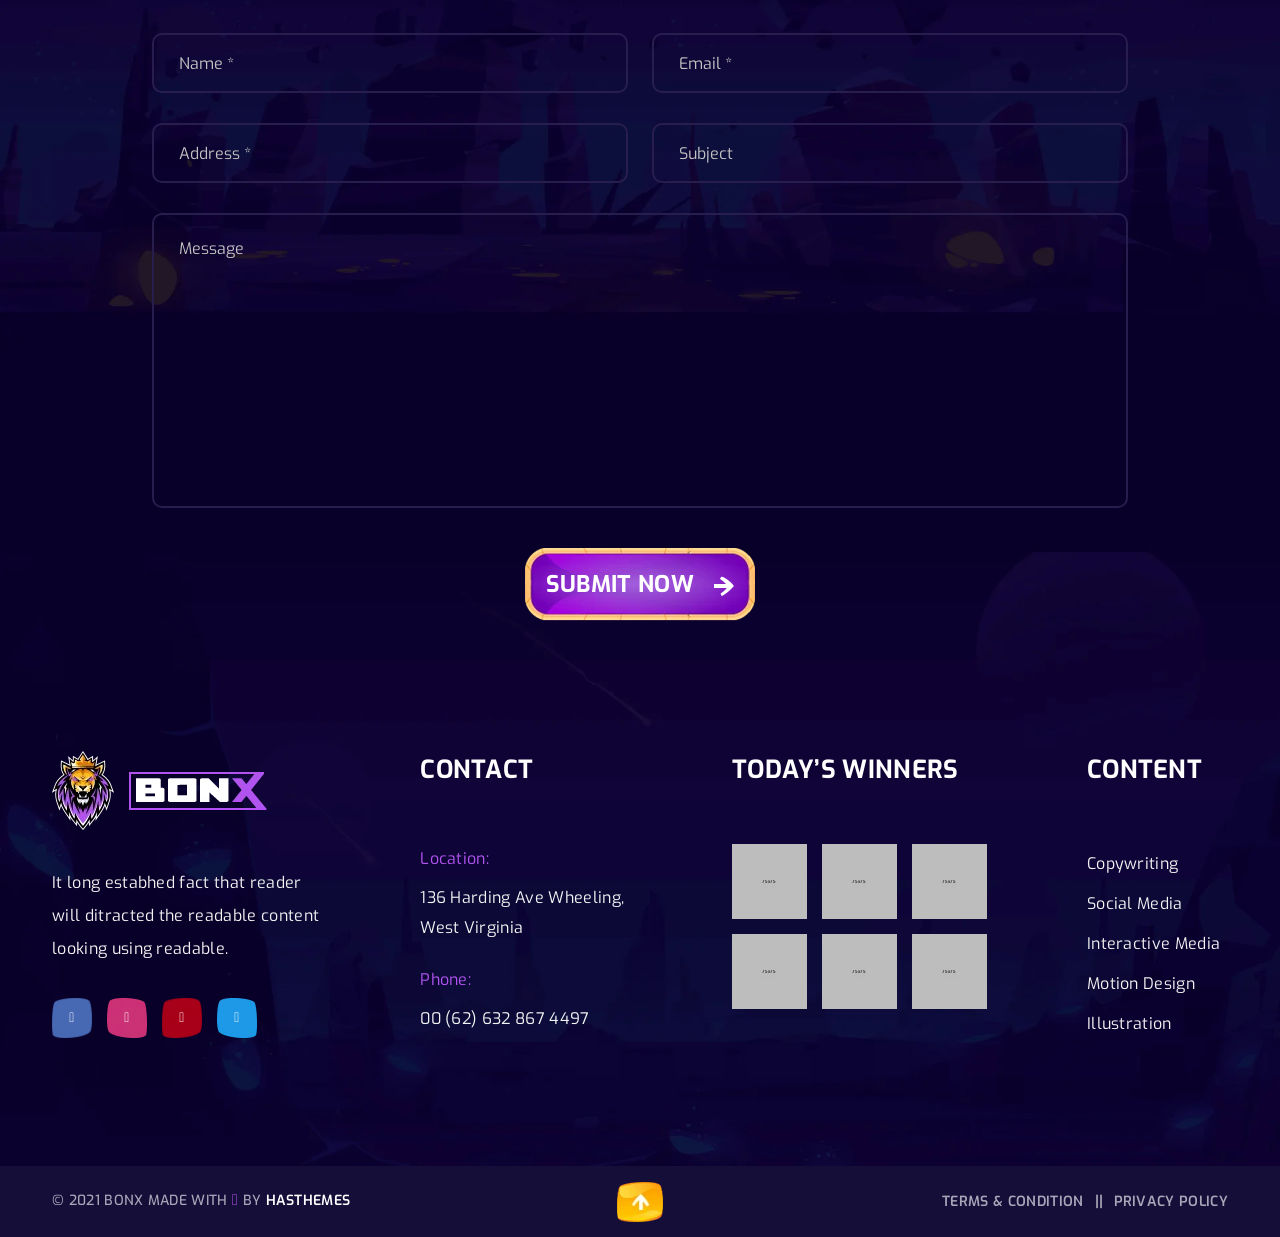
<file: ORIS/HomeWork4/Static/bonx/blog-details.html>
<!doctype html>
<html class="no-js" lang="en">

<head>
    <meta charset="utf-8">
    <meta http-equiv="x-ua-compatible" content="ie=edge">
    <title>Bonx - Gaming Website Template HTML Version</title>
    <meta name="description" content="240+ Best Bootstrap Templates are available on this website. Find your template for your project compatible with the most popular HTML library in the world."/>
    <meta name="viewport" content="width=device-width, initial-scale=1">
    
    <!-- Add site Favicon -->
    <link rel="shortcut icon" href="assets/img/favicon.ico" type="image/png">

    <!-- CSS 
    ========================= -->
    <link rel="preconnect" href="https://fonts.googleapis.com">
    <link rel="preconnect" href="https://fonts.gstatic.com" crossorigin>
    <link href="https://fonts.googleapis.com/css2?family=Exo:ital,wght@0,100;0,200;0,300;0,400;0,500;0,600;0,700;0,800;0,900;1,100;1,200;1,300;1,400;1,500;1,600;1,700;1,800;1,900&family=Metal+Mania&display=swap" rel="stylesheet">

    <link rel="stylesheet" href="assets/css/vendor/bootstrap.min.css">
    <link rel="stylesheet" href="assets/css/slick.css">
    <link rel="stylesheet" href="assets/css/icofont.min.css">
    <link rel="stylesheet" href="assets/css/animate.css">
    <link rel="stylesheet" href="assets/css/nice-select.css">
    <link rel="stylesheet" href="assets/css/magnific-popup.css">
    <!-- Main Style CSS -->
    <link rel="stylesheet" href="assets/css/style.css">
</head>

<body class="body__bg" data-bgimg="assets/img/bg/body-bg2.webp">
   
  
     <!--offcanvas menu area start-->
     <div class="body_overlay">
                
    </div>
    <div class="offcanvas_menu">
        <div class="container">
            <div class="row">
                <div class="col-12">
                    <div class="offcanvas_menu_wrapper">
                        <div class="canvas_close">
                            <a href="javascript:void(0)"><i class="icofont-close"></i></a>  
                        </div>
                        <div id="menu" class="text-left ">
                            <ul class="offcanvas_main_menu">
                                <li class="menu-item-has-children active">
                                    <a href="index.html">Home</a>
                                </li>
                                <li class="menu-item-has-children"><a href="#">Match</a>
                                    <ul class="sub-menu">
                                        <li><a href="match.html">Match Page</a></li>
                                        <li><a href="match-details.html">Match Details</a></li>
                                    </ul>
                                </li>
                                <li class="menu-item-has-children"><a href="#">Pages</a>
                                    <ul class="sub-menu">
                                        <li><a href="about.html">About Us</a></li>
                                        <li><a href="all-game.html">All Game</a></li>
                                        <li><a href="game-details.html">Game Details</a></li>
                                        <li><a href="faq.html">Faq Page</a></li>
                                        <li><a href="players.html">Players</a></li>
                                        <li><a href="player-details.html">Player Details</a></li>
                                        <li><a href="404.html">Error 404</a></li>
                                    </ul>
                                </li>
                                <li class="menu-item-has-children">
                                    <a href="#">blog</a>
                                    <ul class="sub-menu">
                                        <li><a href="blog-left-sidebar.html">Blog Left Sidebar</a></li>
                                        <li><a href="blog-right-sidebar.html">Blog Right Sidebar</a></li>
                                        <li><a href="blog-without-sidebar.html">Blog Without Sidebar</a></li>
                                         <li><a href="blog-grid-left-sidebar.html">Blog Grid Left Sidebar</a></li>
                                            <li><a href="blog-grid-right-sidebar.html">Blog Grid Right Sidebar</a></li>
                                        <li><a href="blog-grid-without-sidebar.html">Blog Grid Without Sidebar</a></li>
                                        <li><a href="blog-details-left-sidebar.html">Blog Details Left Sidebar</a></li>
                                        <li><a href="blog-details-right-sidebar.html">Blog Details Right Sidebar</a></li>
                                        <li><a href="blog-details.html">Blog Details</a></li>
                                    </ul>
                                </li>
                                <li class="menu-item-has-children"><a href="contact.html">Contact Us</a></li>
                            </ul>
                        </div>
                    </div>
                </div>
            </div>
        </div>
    </div>
    <!--offcanvas menu area end-->

    <!--header area start-->
    <header class="header_section header_transparent sticky-header">
        <div class="container">
            <div class="row">
                <div class="col-12">
                    <div class="main_header d-flex justify-content-between align-items-center">
                        <div class="header_logo">
                            <a class="sticky_none" href="index.html"><img src="assets/img/logo/logo.webp" alt=""></a>
                        </div>
                        <!--main menu start-->
                        <div class="main_menu d-none d-lg-block"> 
                            <nav>  
                                <ul class="d-flex">
                                    <li><a href="index.html">Home</a></li> 
                                    <li><a href="match.html">Match</a>
                                        <ul class="sub_menu">
                                            <li><a href="match.html">Match Page</a></li>
                                            <li><a href="match-details.html">Match Details</a></li>
                                        </ul>
                                    </li>
                                    <li><a href="#">Pages</a>
                                        <ul class="sub_menu">
                                            <li><a href="about.html">About Us</a></li>
                                            <li><a href="all-game.html">All Game</a></li>
                                            <li><a href="game-details.html">Game Details</a></li>
                                            <li><a href="faq.html">Faq Page</a></li>
                                            <li><a href="players.html">Players</a></li>
                                            <li><a href="player-details.html">Player Details</a></li>
                                            <li><a href="404.html">Error 404</a></li>
                                        </ul>
                                    </li>
                                    <li><a href="blog-left-sidebar.html">blog</a>
                                        <ul class="sub_menu">
                                            <li><a href="blog-left-sidebar.html">Blog Left Sidebar</a></li>
                                            <li><a href="blog-right-sidebar.html">Blog Right Sidebar</a></li>
                                            <li><a href="blog-without-sidebar.html">Blog Without Sidebar</a></li>
                                             <li><a href="blog-grid-left-sidebar.html">Blog Grid Left Sidebar</a></li>
                                            <li><a href="blog-grid-right-sidebar.html">Blog Grid Right Sidebar</a></li>
                                            <li><a href="blog-grid-without-sidebar.html">Blog Grid Without Sidebar</a></li>
                                            <li><a href="blog-details-left-sidebar.html">Blog Details Left Sidebar</a></li>
                                            <li><a href="blog-details-right-sidebar.html">Blog Details Right Sidebar</a></li>
                                            <li><a href="blog-details.html">Blog Details</a></li>
                                        </ul>
                                    </li>
                                    <li><a href="contact.html">Contact</a></li>
                                </ul>  
                            </nav>
                        </div>
                        <!--main menu end-->
                        <div class="header_right_sidebar d-flex align-items-center">
                            <div class="sing_up_btn">
                                <a class="btn btn-link" href="#">SIGN UP <img src="assets/img/icon/arrrow-icon2.webp" alt=""> </a>
                            </div>
                            <div class="canvas_open">
                                <a href="javascript:void(0)"><i class="icofont-navigation-menu"></i></a>
                            </div>
                        </div>
                    </div>
                </div>
            </div>
        </div>
    </header>
    <!--header area end-->

    <!-- breadcrumbs area start -->
    <div class="breadcrumbs_aree breadcrumbs_bg mb-140" data-bgimg="assets/img/bg/breadcrumbs-bg.webp">
        <div class="container">
            <div class="row">
                <div class="col-12">
                    <div class="breadcrumbs_text text-center">
                        <h1>BLOG DETAILS</h1>
                        <ul class="d-flex justify-content-center">
                            <li><a href="index.html">Home </a></li>
                            <li> <span>//</span></li>
                            <li>  Blog Details</li>
                        </ul>
                    </div>
                </div>
            </div>
        </div>
    </div>
    <!-- breadcrumbs area end -->
    
    <!-- page wrapper start -->
    <div class="page_wrapper">

        <!--blog body area start-->
        <section class="blog_details_section mb-130">
            <div class="container">
                <div class="row">
                    <div class="col-12">
                        <div class="blog_details_inner">
                            <div class="blog_details_header text-center">
                                <div class="blog__meta_date">
                                    <ul class="d-flex justify-content-center">
                                        <li><span>By</span> Harold Leonard   </li>
                                        <li> 03 April, 21  </li>
                                        <li>0 min read</li>
                                    </ul>
                                </div>
                                <div class="blog_details_title">
                                    <h2>How to Start a Video Game from
                                        mobile & computer.</h2>
                                </div>
                                <div class="widget_tags">
                                    <ul>
                                        <li><a href="#">Advanture</a></li>
                                        <li><a href="#">Gamming</a></li>
                                        <li><a href="#"> Esport’s</a></li>
                                        <li><a href="#">Fighter</a></li>
                                    </ul>
                                </div>
                            </div>
                            <div class="blog_sticky_thumb">
                                <img src="assets/img/blog/blog-sticky.webp" alt="">
                            </div>
                            <div class="blog_details_content ">
                                <div class="blog_details_content_step">
                                    <h3 class="title_margin">Make your store stand out from the others by converting more
                                        shoppers into buyers!</h3>
                                    <div class="blog_details_desc">   
                                        <p>Lorem Ipsum is simply dummy text of the printing and typesetting industry has been industry standard dummy text ever since the
                                            a galley of type and scrambe make type specimen book has survived not only five centuries text of the printing and typesetin indust
                                            standard dummy text ever since the 1500s, when an unknown printer.</p> 
                                        <p>Lorem Ipsum is simply dummy text of the printing and typesetting industry. Lorem Ipsum has been the industry's standard dummy
                                            ever since the 1500s, when an unknown printer took a galley of type and scirambled it to make a type specimen book. It has survived
                                            only five centuries, but also the leap into electronic typesetting, remaining the essentially unchanged. It was popularised in the 1960s
                                            the release of Letraset sheets containing Lorem Ipsum passages, and more recently with desktop publishing crambled it to make
                                            specimen book. It has survived nots only five centuries, but also the leap into.</p>  
                                    </div> 
                                </div>
                                <div class="blog_details_content_step">
                                    <h3 class="title_margin">Table of Content:</h3>
                                    <div class="blog_details_table_content">
                                        <ul>
                                            <li><a href="#"><i class="icofont-rounded-double-right"></i> It was popularised in the 1960s with the release of Letraset sheets containing</a></li>
                                            <li><a href="#"><i class="icofont-rounded-double-right"></i> Many desktop publishing packages and web page editors now use</a></li>
                                            <li><a href="#"><i class="icofont-rounded-double-right"></i> It was popularised in the 1960s with the release of Letraset sheets containing</a></li>
                                            <li><a href="#"><i class="icofont-rounded-double-right"></i> Many desktop publishing packages and web page editors now use</a></li>
                                            <li><a href="#"><i class="icofont-rounded-double-right"></i> It was popularised in the 1960s with the release of Letraset sheets containing</a></li>
                                        </ul>
                                    </div>
                                    <div class="blog_details_desc">   
                                        <p>Lorem Ipsum is simply dummy text of the printing and typesetting industry. Lorem Ipsum has been the industry's standard dummy
                                            ever since the 1500s, when an unknown printer took a galley of type and scirambled it to make a type specimen book. It has survived
                                            only five centuries, but also the leap into electronic typesetting, remaining the essentially unchanged. It was popularised in the 1960s
                                            the release of Letraset sheets containing Lorem Ipsum passages, and more recently with desktop publishing crambled it to make
                                            specimen book. It has survived nots only five centuries, but also the leap into.</p> 
                                        <p>Lorem Ipsum is simply dummy text of the printing and typesetting industry. Lorem Ipsum has been the industry's standard dummy
                                            ever since the 1500s, when an unknown printer took a galley of type and scirambled it to make a type specimen book. It has survived
                                            only five centuries, but also the leap into electronic typesetting.</p> 
                                            <p>Lorem Ipsum is simply dummy text of the printing and typesetting industry. Lorem Ipsum has been the industry's standard dummy
                                                ever since the 1500s, when an unknown printer took a galley of type and scirambled it to make a type specimen book. It has survived
                                                only five centuries, but also the leap into electronic typesetting, remaining the essentially unchanged. It was popularised in the 1960s
                                                the release of Letraset sheets containing Lorem Ipsum passages, and more recently with desktop publishing crambled it to make
                                                specimen book. It has survived nots only five centuries, but also the leap into.</p> 
                                    </div>
                                </div>

                                <div class="blog_details_content_step">
                                    <h3 class="title_margin">Our company fails the real world test in all kinds of ways.</h3>
                                    <div class="blog_details_desc">   
                                        <p>Lorem Ipsum is simply dummy text of the printing and typesetting industry. Lorem Ipsum has been the industry's standard dummy
                                            ever since the 1500s, when an unknown printer took a galley of type and scirambled it to make a type specimen book. It has survived
                                            only five centuries, but also the leap into electronic typesetting.</p>  
                                    </div>
                                    <div class="blog_details_layer_thumb">
                                        <img src="assets/img/blog/blog_details_layer.webp" alt="">
                                    </div>
                                </div>

                                <div class="blog_details_content_step">
                                    <h3 class="title_margin">Dress Up’s Innovative Approach to Customization Games Works.</h3>
                                    <div class="blog_details_desc">   
                                        <p>Lorem Ipsum is simply dummy text of the printing and typesetting industry. Lorem Ipsum has been the industry's standard dummy
                                            ever since the 1500s, when an unknown printer took a galley of type and scirambled it to make a type specimen book. It has survived
                                            only five centuries, but also the leap into electronic typesetting, remaining the essentially unchanged. It was popularised in the 1960s
                                            the release of Letraset sheets containing Lorem Ipsum passages, and more recently with desktop publishing crambled it to make
                                            specimen book. It has survived nots only five centuries, but also the leap into.</p> 
                                        <p>Lorem Ipsum is simply dummy text of the printing and typesetting industry. Lorem Ipsum has been the industry's standard dummy
                                            ever since the 1500s, when an unknown printer took a galley of type and scirambled it to make a type specimen book. It has survived
                                            only five centuries, but also the leap into electronic typesetting, remaining the essentially unchanged. It was popularised in the 1960s
                                            the release of Letraset sheets containing Lorem Ipsum passages, and more recently with desktop publishing crambled it to make
                                            specimen book. It has survived nots only five centuries, but also the leap into.</p>     
                                    </div>
                                    <div class="blog_related_text" data-bgimg="assets/img/blog/blog-related-bg.webp">
                                        <h3>2,83k People Receive Our Weekly
                                            WordPress Related Newsletter.</h3>
                                    </div>
                                    <div class="blog_details_desc">   
                                        <p>Lorem Ipsum is simply dummy text of the printing and typesetting industry. Lorem Ipsum has been the industry's standard dummy
                                            ever since the 1500s, when an unknown printer took a galley of type and scirambled it to make a type specimen book. It has survived
                                            only five centuries, but also the leap into electronic typesetting, remaining the essentially unchanged. It was popularised in the 1960s
                                            the release of Letraset sheets containing Lorem Ipsum passages, and more recently with desktop publishing crambled it to make
                                            specimen book. It has survived nots only five centuries, but also the leap into.</p> 
                                        <p>Lorem Ipsum is simply dummy text of the printing and typesetting industry. Lorem Ipsum has been the industry's standard dummy
                                            ever since the 1500s, when an unknown printer took a galley of type and scirambled it to make a type specimen book. It has survived
                                            only five centuries, but also the leap into electronic typesetting, remaining the essentially unchanged. It was popularised in the 1960s
                                            the release of Letraset sheets containing Lorem Ipsum passages, and more recently with desktop publishing crambled it to make
                                            specimen book. It has survived nots only five centuries, but also the leap into.</p>     
                                    </div>
                                </div>
                                <div class="post__social d-flex justify-content-between align-items-center">
                                    <h3>Share this article:</h3>
                                    <ul class="d-flex">
                                        <li><a href="https://www.facebook.com"><i class="icofont-facebook"></i></a></li>
                                        <li><a href="https://www.skype.com"><i class="icofont-skype"></i></a></li>
                                        <li><a href="https://twitter.com"><i class="icofont-twitter"></i></a></li>
                                        <li><a href="https://www.linkedin.com"><i class="icofont-linkedin"></i></a></li>
                                    </ul>
                                </div>
                            </div>
                        </div>
                    </div>
                </div>
            </div>
            <div class="blog_like_area" data-bgimg="assets/img/blog/blog-like-bg.webp">
                <div class="container">
                    <div class="blog_like_title">
                        <h2>You may also like</h2>
                    </div>
                    <div class="blog_like_inner slick__activation2" data-slick='{
                        "slidesToShow": 2,
                        "slidesToScroll": 1,
                        "arrows": true,
                        "dots": false,
                        "autoplay": false,
                        "speed": 300,
                        "infinite": true ,  
                        "responsive":[  
                        {"breakpoint":992, "settings": { "slidesToShow": 1 } },  
                        {"breakpoint":576, "settings": { "slidesToShow": 1 } }  
                        ]                                                     
                    }'>
                        <div class="blog_like_list">
                            <div class="single_blog d-flex align-items-center wow fadeInUp" data-wow-delay="0.1s" data-wow-duration="1.1s">
                                <div class="blog_thumb">
                                    <a href="blog-details.html"><img src="assets/img/blog/blog1.webp" alt=""></a>
                                </div>
                                <div class="blog_content">
                                    <div class="blog_date">
                                        <span><i class="icofont-calendar"></i>  20 January 2021</span>
                                    </div>
                                    <h3><a href="blog-details.html">if you have seen Apple's
                                        recent jabs.</a></h3>
                                    <a href="blog-details.html">READ MORE</a>
                                </div>
                            </div>
                            <div class="single_blog d-flex align-items-center wow fadeInUp" data-wow-delay="0.1s" data-wow-duration="1.1s">
                                <div class="blog_thumb">
                                    <a href="blog-details.html"><img src="assets/img/blog/blog3.webp" alt=""></a>
                                </div>
                                <div class="blog_content">
                                    <div class="blog_date">
                                        <span><i class="icofont-calendar"></i>  20 January 2021</span>
                                    </div>
                                    <h3><a href="blog-details.html"> Perferendis hic sint are rem, incidunt vitae.</a></h3>
                                    <a href="blog-details.html">READ MORE</a>
                                </div>
                            </div>
                        </div>
                        <div class="blog_like_list">
                            <div class="single_blog d-flex align-items-center wow fadeInUp" data-wow-delay="0.1s" data-wow-duration="1.1s">
                                <div class="blog_thumb">
                                    <a href="blog-details.html"><img src="assets/img/blog/blog2.webp" alt=""></a>
                                </div>
                                <div class="blog_content">
                                    <div class="blog_date">
                                        <span><i class="icofont-calendar"></i>  20 January 2021</span>
                                    </div>
                                    <h3><a href="blog-details.html">Lorem ipsum dolor sit amet, adipisicing elit.</a></h3>
                                    <a href="blog-details.html">READ MORE</a>
                                </div>
                            </div>
                            <div class="single_blog d-flex align-items-center wow fadeInUp" data-wow-delay="0.1s" data-wow-duration="1.1s">
                                <div class="blog_thumb">
                                    <a href="blog-details.html"><img src="assets/img/blog/blog4.webp" alt=""></a>
                                </div>
                                <div class="blog_content">
                                    <div class="blog_date">
                                        <span><i class="icofont-calendar"></i>  20 January 2021</span>
                                    </div>
                                    <h3><a href="blog-details.html">if you have seen Apple's
                                        recent jabs.</a></h3>
                                    <a href="blog-details.html">READ MORE</a>
                                </div>
                            </div>
                        </div>
                        <div class="blog_like_list">
                            <div class="single_blog d-flex align-items-center wow fadeInUp" data-wow-delay="0.1s" data-wow-duration="1.1s">
                                <div class="blog_thumb">
                                    <a href="blog-details.html"><img src="assets/img/blog/blog2.webp" alt=""></a>
                                </div>
                                <div class="blog_content">
                                    <div class="blog_date">
                                        <span><i class="icofont-calendar"></i>  20 January 2021</span>
                                    </div>
                                    <h3><a href="blog-details.html">Lorem ipsum dolor sit amet, adipisicing elit.</a></h3>
                                    <a href="blog-details.html">READ MORE</a>
                                </div>
                            </div>
                            <div class="single_blog d-flex align-items-center wow fadeInUp" data-wow-delay="0.1s" data-wow-duration="1.1s">
                                <div class="blog_thumb">
                                    <a href="blog-details.html"><img src="assets/img/blog/blog4.webp" alt=""></a>
                                </div>
                                <div class="blog_content">
                                    <div class="blog_date">
                                        <span><i class="icofont-calendar"></i>  20 January 2021</span>
                                    </div>
                                    <h3><a href="blog-details.html">if you have seen Apple's
                                        recent jabs.</a></h3>
                                    <a href="blog-details.html">READ MORE</a>
                                </div>
                            </div>
                        </div>
                    </div>
                </div>
            </div>
            <div class="container">
                <div class="row">
                    <div class="col-12">
                        <div class="blog_comment_wrapper">
                            <div class="comments_box">
                                <div class="comments_title">
                                    <h2>COMMENTS (04)</h2>
                                </div>
                                <div class="comment_list d-flex">
                                    <div class="comment_thumb">
                                        <img src="assets/img/blog/post-comment1.webp" alt="">
                                    </div>
                                    <div class="comment_content">
                                        <a href="#"> <img src="assets/img/icon/reply.webp" alt=""> </a>
                                        <h3>Randolph Frazier</h3>
                                        <span> Web Designer</span>
                                        <p>Lorem Ipsum is simply dummy text of the printing and typesetting industry. Lorem sum has been 
                                            unknown printer took a galley of type and scrambled it to make a type specimen book. It has surv
                                            with desktop publishing software like including versions.</p>
                                    </div>
                                </div>
                                <div class="comment_list d-flex">
                                    <div class="comment_thumb">
                                        <img src="assets/img/blog/post-comment2.webp" alt="">
                                    </div>
                                    <div class="comment_content">
                                        <a href="#"> <img src="assets/img/icon/reply.webp" alt=""> </a>
                                        <h3>Kenia Bumgarner</h3>
                                        <span> user Interface designer</span>
                                        <p>Lorem Ipsum is simply dummy text of the printing and typesetting industry. Lorem sum has been 
                                            unknown printer took a galley of type and scrambled it to make a type specimen book. It has surv
                                            with desktop publishing software like including versions.</p>
                                    </div>
                                </div>
                            </div>
                            <div class="comments_form">
                                <div class="comments_title">
                                    <h2>Leave A Comment</h2>
                                </div>
                                <div class="comments_form_inner">
                                    <form action="#">
                                        <div class="row">
                                            <div class="col-lg-6 col-md-6">
                                                <div class="comments_form_input">
                                                    <input placeholder="Name *" type="text">
                                                </div>
                                            </div> 
                                            <div class="col-lg-6 col-md-6">
                                                <div class="comments_form_input">
                                                    <input placeholder="Email *" type="text">
                                                </div>
                                            </div>
                                            <div class="col-lg-6 col-md-6">
                                                <div class="comments_form_input">
                                                    <input placeholder="Address *" type="text">
                                                </div>
                                            </div>
                                            <div class="col-lg-6 col-md-6">
                                                <div class="comments_form_input">
                                                    <input placeholder="Subject" type="text">
                                                </div>
                                            </div>
                                            <div class="col-12">
                                                <div class="comments_form_input">
                                                    <textarea placeholder="Message"></textarea>
                                                </div>
                                            </div> 
                                        </div>
                                        <div class="comments_submit_btn text-center">
                                            <a class="btn btn-link" href="#">SUBMIT NOW <img src="assets/img/icon/arrrow-icon.webp" alt=""> </a>
                                        </div>
                                    </form> 
                                </div>  
                            </div>   
                        </div> 
                    </div>
                </div>
            </div>
        </section>
        <!--blog section area end-->

    </div>
    <!-- page wrapper end -->

    <!--footer area start-->
    <footer class="footer_widgets">
        <div class="main_footer">
            <div class="container">
                <div class="row">
                    <div class="col-12">
                        <div class="main_footer_inner d-flex">
                            <div class="footer_widget_list">
                                <div class="footer_logo">
                                    <a href="#"><img src="assets/img/logo/logo.webp" alt=""></a>
                                </div>
                                <div class="footer_contact_desc">
                                    <p>It long estabhed fact that reader
                                        will ditracted the readable content
                                        looking using readable.</p>
                                </div>
                                <div class="footer_social">
                                    <ul class="d-flex">
                                        <li><a class="facebook" href="https://www.facebook.com"><i class="icofont-facebook"></i></a></li>
                                        <li><a class="dribbble" href="https://dribbble.com"><i class="icofont-dribbble"></i></a></li>
                                        <li><a class="youtube" href="https://www.youtube.com"><i class="icofont-youtube-play"></i></a></li>
                                        <li><a class="twitter" href="https://twitter.com"><i class="icofont-twitter"></i></a></li>
                                    </ul>
                                </div>
                            </div>
                            <div class="footer_widget_list contact">
                                <h3>Contact</h3>
                                <div class="footer_contact_info">
                                    <div class="footer_contact_info_list">
                                        <span>Location:</span>
                                        <p>136 Harding Ave
                                            Wheeling, West Virginia</p>
                                    </div>
                                    <div class="footer_contact_info_list">
                                        <span>Phone:</span>
                                        <p><a href="#">00 (62) 632 867 4497</a></p>
                                    </div>
                                </div>
                            </div>
                            <div class="footer_widget_list">
                                <h3>today’s winners</h3>
                                <div class="footer_winners_gallery">
                                    <div class="footer_winners_list d-flex">
                                        <div class="footer_winners_thumb">
                                            <a href="game-details.html"><img src="assets/img/others/winners1.webp" alt=""></a>
                                        </div>
                                        <div class="footer_winners_thumb">
                                            <a href="game-details.html"><img src="assets/img/others/winners2.webp" alt=""></a>
                                        </div>
                                        <div class="footer_winners_thumb">
                                            <a href="game-details.html"><img src="assets/img/others/winners3.webp" alt=""></a>
                                        </div>
                                    </div>
                                    <div class="footer_winners_list d-flex">
                                        <div class="footer_winners_thumb">
                                            <a href="game-details.html"><img src="assets/img/others/winners4.webp" alt=""></a>
                                        </div>
                                        <div class="footer_winners_thumb">
                                            <a href="game-details.html"><img src="assets/img/others/winners5.webp" alt=""></a>
                                        </div>
                                        <div class="footer_winners_thumb">
                                            <a href="game-details.html"><img src="assets/img/others/winners6.webp" alt=""></a>
                                        </div>
                                    </div>
                                </div>
                            </div>
                            <div class="footer_widget_list footer_list_menu">
                                <h3>Content</h3>
                                <div class="footer_menu">
                                    <ul>
                                        <li><a href="about.html"> Copywriting</a></li>
                                        <li><a href="about.html">Social Media</a></li>
                                        <li><a href="about.html">Interactive Media</a></li>
                                        <li><a href="about.html">Motion Design</a></li>
                                        <li><a href="about.html">Illustration</a></li>
                                    </ul>
                                </div>
                            </div>
                        </div>
                    </div> 
                </div>
            </div>
        </div>
        <div class="footer_bottom">
            <div class="container">
                <div class="row">
                    <div class="col-12">
                        <div class="footer_bottom_inner d-flex justify-content-between">
                            <div class="copyright_right">
                                <p> © 2021  BONX  Made with  <i class="icofont-heart"></i>  by <a href="https://hasthemes.com">HasThemes</a></p>
                            </div>
                            <div class="footer_bottom_link_menu">
                                <ul class="d-flex">
                                    <li><a href="about.html">Terms & Condition  </a></li>
                                    <li><a href="about.html">Privacy Policy  </a></li>
                                </ul>
                            </div>
                            <div class="scroll__top_icon">
                                <a id="scroll-top" href="#"><img src="assets/img/icon/scroll-top.webp" alt=""></a>
                            </div>
                        </div>
                    </div>
                </div>
            </div>
        </div>
    </footer>
    <!--footer area end-->

   
<!-- JS
============================================ -->
<!--modernizr min js here-->
<script src="assets/js/vendor/modernizr-3.7.1.min.js"></script>

<!-- Vendor JS -->
<script src="assets/js/vendor/jquery-3.6.0.min.js"></script>
<script src="assets/js/vendor/jquery-migrate-3.3.2.min.js"></script>
<script src="assets/js/vendor/popper.js"></script>
<script src="assets/js/vendor/bootstrap.min.js"></script>
<script src="assets/js/slick.min.js"></script>
<script src="assets/js/wow.min.js"></script>
<script src="assets/js/jquery.nice-select.js"></script>
<script src="assets/js/jquery.magnific-popup.min.js"></script>
<script src="assets/js/jquery.counterup.min.js"></script>
<script src="assets/js/jquery-waypoints.js"></script>

<!-- Main JS -->
<script src="assets/js/main.js"></script>



</body>

</html>
</file>
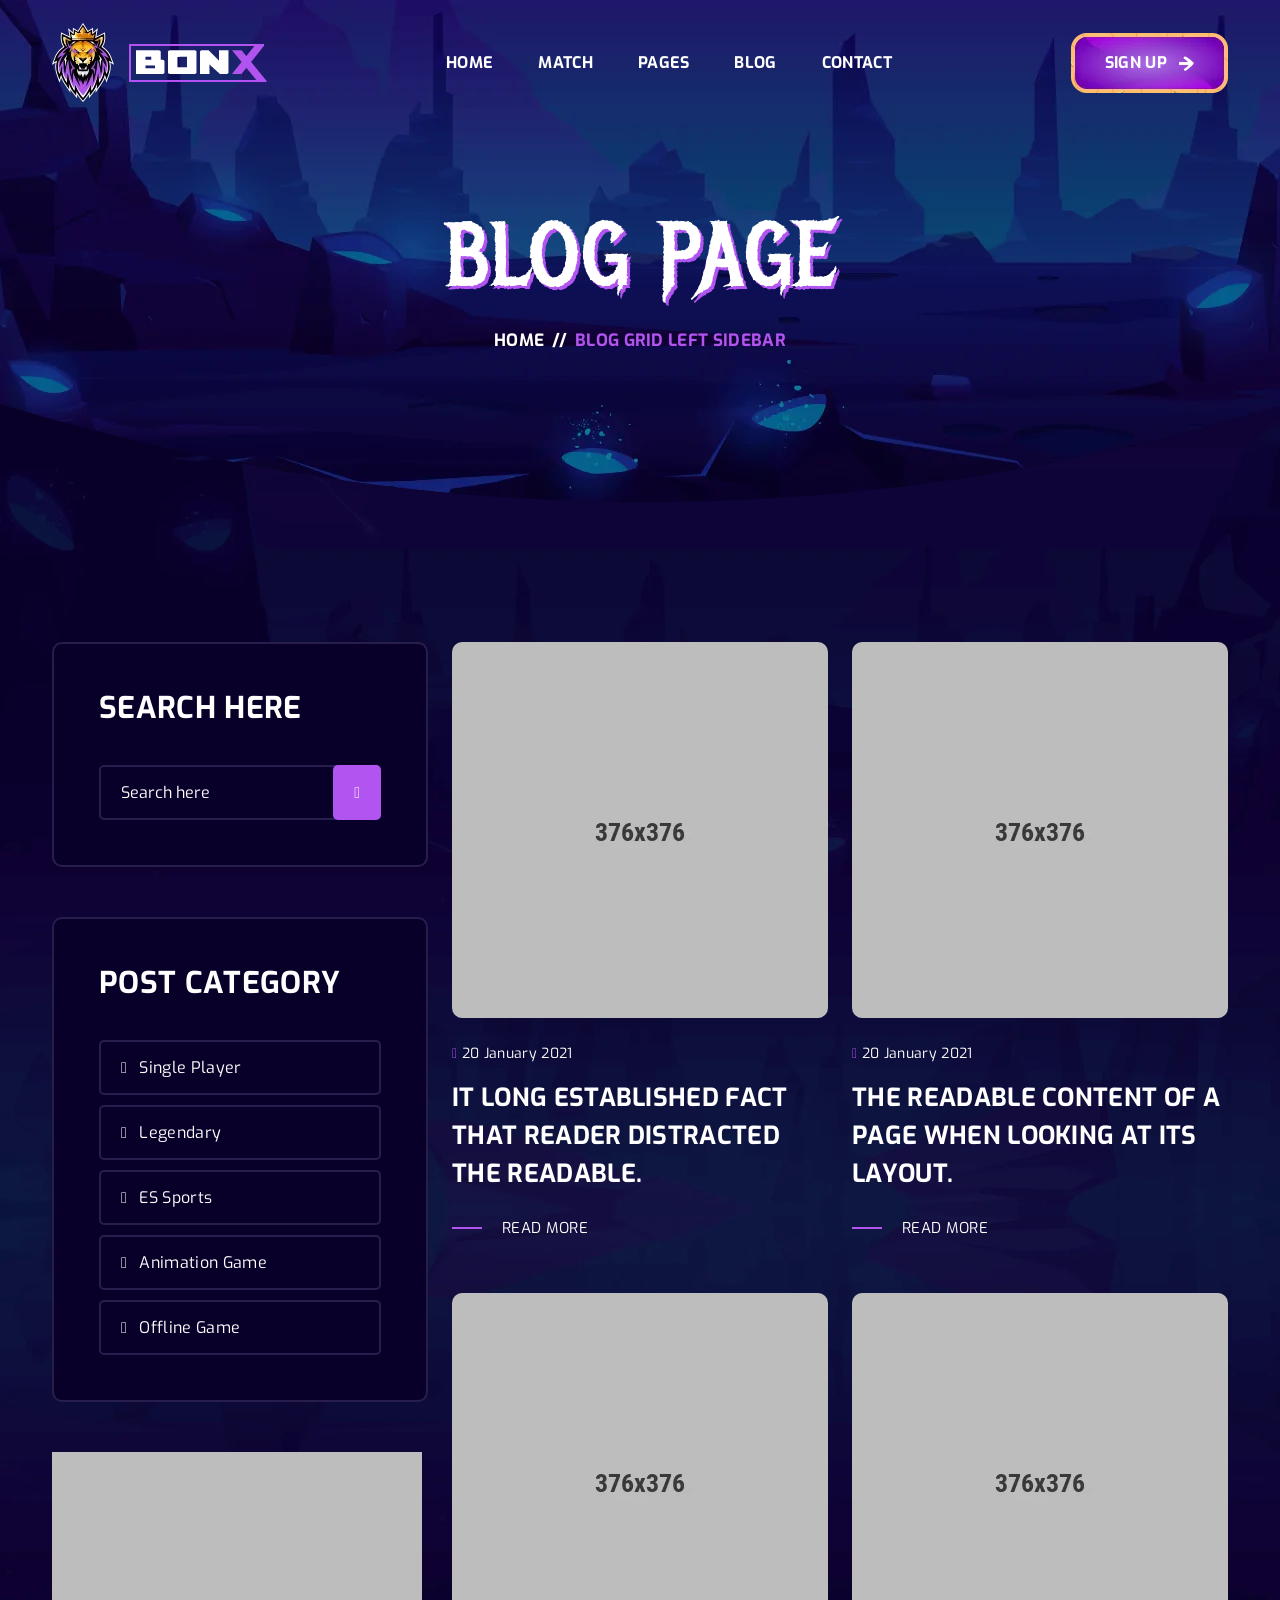
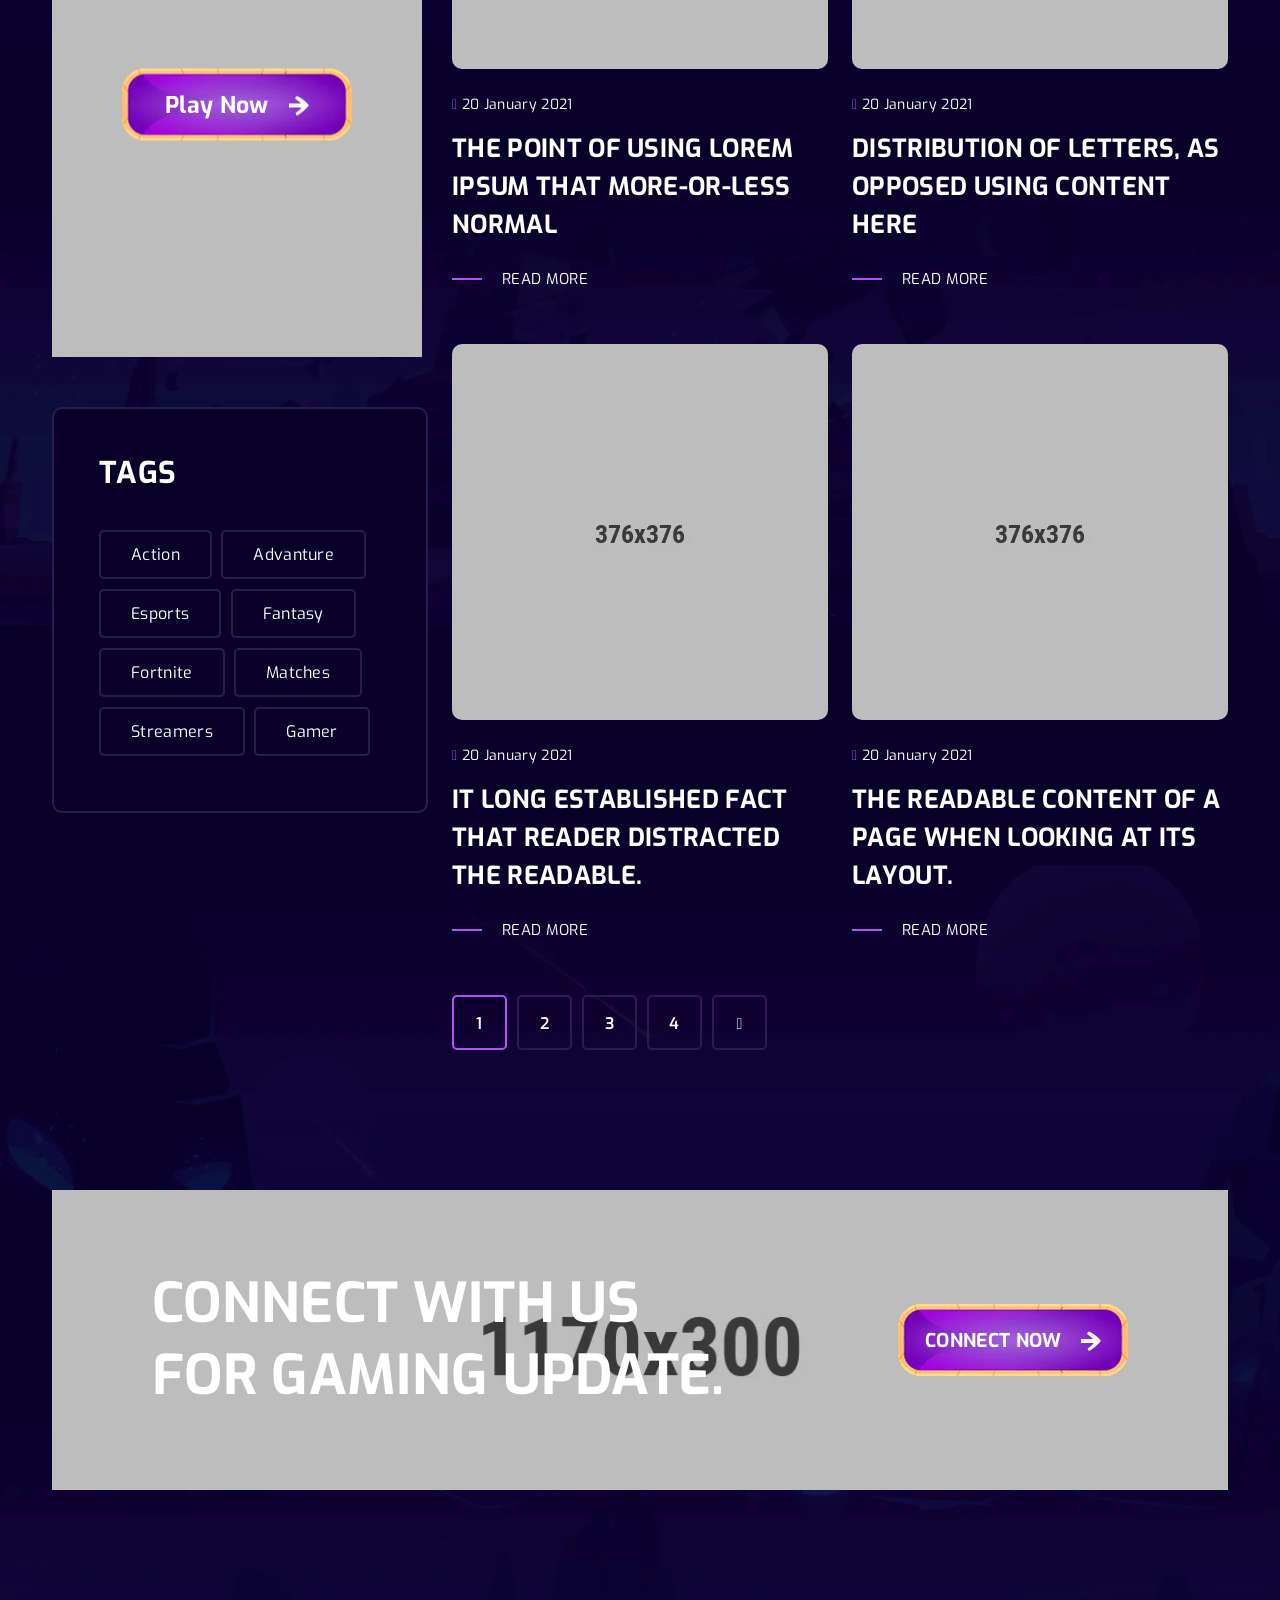
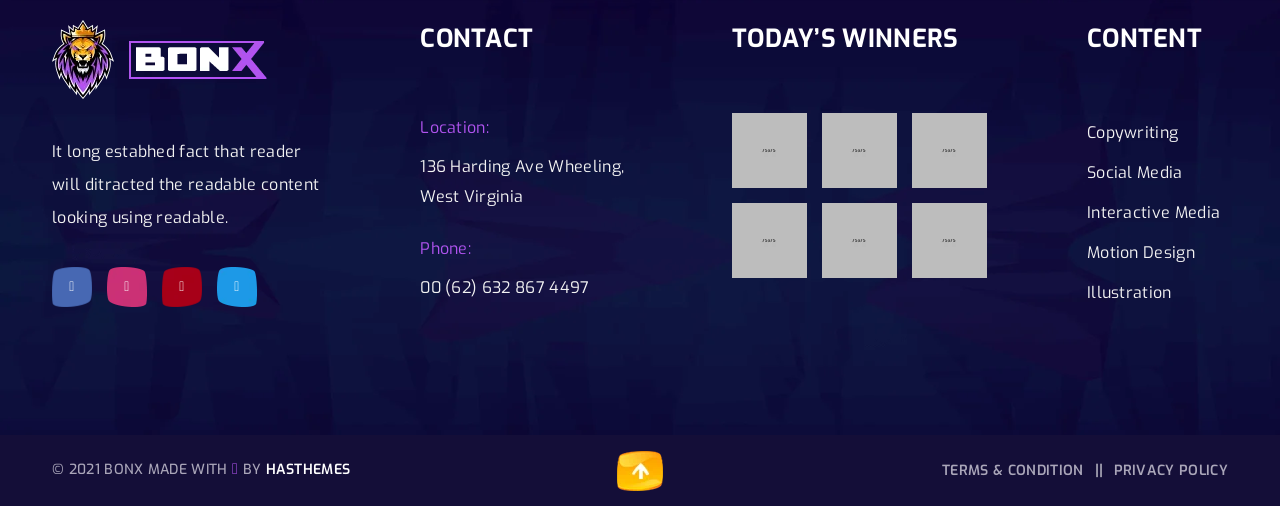
<file: ORIS/HomeWork4/Static/bonx/blog-grid-left-sidebar.html>
<!doctype html>
<html class="no-js" lang="en">

<head>
    <meta charset="utf-8">
    <meta http-equiv="x-ua-compatible" content="ie=edge">
    <title>Bonx - Gaming Website Template HTML Version</title>
    <meta name="description" content="240+ Best Bootstrap Templates are available on this website. Find your template for your project compatible with the most popular HTML library in the world."/>
    <meta name="viewport" content="width=device-width, initial-scale=1">
    
    <!-- Add site Favicon -->
    <link rel="shortcut icon" href="assets/img/favicon.ico" type="image/png">

    <!-- CSS 
    ========================= -->
    <link rel="preconnect" href="https://fonts.googleapis.com">
    <link rel="preconnect" href="https://fonts.gstatic.com" crossorigin>
    <link href="https://fonts.googleapis.com/css2?family=Exo:ital,wght@0,100;0,200;0,300;0,400;0,500;0,600;0,700;0,800;0,900;1,100;1,200;1,300;1,400;1,500;1,600;1,700;1,800;1,900&family=Metal+Mania&display=swap" rel="stylesheet">

    <link rel="stylesheet" href="assets/css/vendor/bootstrap.min.css">
    <link rel="stylesheet" href="assets/css/slick.css">
    <link rel="stylesheet" href="assets/css/icofont.min.css">
    <link rel="stylesheet" href="assets/css/animate.css">
    <link rel="stylesheet" href="assets/css/nice-select.css">
    <link rel="stylesheet" href="assets/css/magnific-popup.css">
    <!-- Main Style CSS -->
    <link rel="stylesheet" href="assets/css/style.css">
</head>

<body class="body__bg" data-bgimg="assets/img/bg/body-bg2.webp">
   
  
     <!--offcanvas menu area start-->
     <div class="body_overlay">
                
    </div>
    <div class="offcanvas_menu">
        <div class="container">
            <div class="row">
                <div class="col-12">
                    <div class="offcanvas_menu_wrapper">
                        <div class="canvas_close">
                            <a href="javascript:void(0)"><i class="icofont-close"></i></a>  
                        </div>
                        <div id="menu" class="text-left ">
                            <ul class="offcanvas_main_menu">
                                <li class="menu-item-has-children active">
                                    <a href="index.html">Home</a>
                                </li>
                                <li class="menu-item-has-children"><a href="#">Match</a>
                                    <ul class="sub-menu">
                                        <li><a href="match.html">Match Page</a></li>
                                        <li><a href="match-details.html">Match Details</a></li>
                                    </ul>
                                </li>
                                <li class="menu-item-has-children"><a href="#">Pages</a>
                                    <ul class="sub-menu">
                                        <li><a href="about.html">About Us</a></li>
                                        <li><a href="all-game.html">All Game</a></li>
                                        <li><a href="game-details.html">Game Details</a></li>
                                        <li><a href="faq.html">Faq Page</a></li>
                                        <li><a href="players.html">Players</a></li>
                                        <li><a href="player-details.html">Player Details</a></li>
                                        <li><a href="404.html">Error 404</a></li>
                                    </ul>
                                </li>
                                <li class="menu-item-has-children">
                                    <a href="#">blog</a>
                                    <ul class="sub-menu">
                                        <li><a href="blog-left-sidebar.html">Blog Left Sidebar</a></li>
                                        <li><a href="blog-right-sidebar.html">Blog Right Sidebar</a></li>
                                        <li><a href="blog-without-sidebar.html">Blog Without Sidebar</a></li>
                                         <li><a href="blog-grid-left-sidebar.html">Blog Grid Left Sidebar</a></li>
                                            <li><a href="blog-grid-right-sidebar.html">Blog Grid Right Sidebar</a></li>
                                        <li><a href="blog-grid-without-sidebar.html">Blog Grid Without Sidebar</a></li>
                                        <li><a href="blog-details-left-sidebar.html">Blog Details Left Sidebar</a></li>
                                        <li><a href="blog-details-right-sidebar.html">Blog Details Right Sidebar</a></li>
                                        <li><a href="blog-details.html">Blog Details</a></li>
                                    </ul>
                                </li>
                                <li class="menu-item-has-children"><a href="contact.html">Contact Us</a></li>
                            </ul>
                        </div>
                    </div>
                </div>
            </div>
        </div>
    </div>
    <!--offcanvas menu area end-->

    <!--header area start-->
    <header class="header_section header_transparent sticky-header">
        <div class="container">
            <div class="row">
                <div class="col-12">
                    <div class="main_header d-flex justify-content-between align-items-center">
                        <div class="header_logo">
                            <a class="sticky_none" href="index.html"><img src="assets/img/logo/logo.webp" alt=""></a>
                        </div>
                        <!--main menu start-->
                        <div class="main_menu d-none d-lg-block"> 
                            <nav>  
                                <ul class="d-flex">
                                    <li><a href="index.html">Home</a></li> 
                                    <li><a href="match.html">Match</a>
                                        <ul class="sub_menu">
                                            <li><a href="match.html">Match Page</a></li>
                                            <li><a href="match-details.html">Match Details</a></li>
                                        </ul>
                                    </li>
                                    <li><a href="#">Pages</a>
                                        <ul class="sub_menu">
                                            <li><a href="about.html">About Us</a></li>
                                            <li><a href="all-game.html">All Game</a></li>
                                            <li><a href="game-details.html">Game Details</a></li>
                                            <li><a href="faq.html">Faq Page</a></li>
                                            <li><a href="players.html">Players</a></li>
                                            <li><a href="player-details.html">Player Details</a></li>
                                            <li><a href="404.html">Error 404</a></li>
                                        </ul>
                                    </li>
                                    <li><a href="blog-left-sidebar.html">blog</a>
                                        <ul class="sub_menu">
                                            <li><a href="blog-left-sidebar.html">Blog Left Sidebar</a></li>
                                            <li><a href="blog-right-sidebar.html">Blog Right Sidebar</a></li>
                                            <li><a href="blog-without-sidebar.html">Blog Without Sidebar</a></li>
                                             <li><a href="blog-grid-left-sidebar.html">Blog Grid Left Sidebar</a></li>
                                            <li><a href="blog-grid-right-sidebar.html">Blog Grid Right Sidebar</a></li>
                                            <li><a href="blog-grid-without-sidebar.html">Blog Grid Without Sidebar</a></li>
                                            <li><a href="blog-details-left-sidebar.html">Blog Details Left Sidebar</a></li>
                                            <li><a href="blog-details-right-sidebar.html">Blog Details Right Sidebar</a></li>
                                            <li><a href="blog-details.html">Blog Details</a></li>
                                        </ul>
                                    </li>
                                    <li><a href="contact.html">Contact</a></li>
                                </ul>  
                            </nav>
                        </div>
                        <!--main menu end-->
                        <div class="header_right_sidebar d-flex align-items-center">
                            <div class="sing_up_btn">
                                <a class="btn btn-link" href="#">SIGN UP <img src="assets/img/icon/arrrow-icon2.webp" alt=""> </a>
                            </div>
                            <div class="canvas_open">
                                <a href="javascript:void(0)"><i class="icofont-navigation-menu"></i></a>
                            </div>
                        </div>
                    </div>
                </div>
            </div>
        </div>
    </header>
    <!--header area end-->

    <!-- breadcrumbs area start -->
    <div class="breadcrumbs_aree breadcrumbs_bg mb-140" data-bgimg="assets/img/bg/breadcrumbs-bg.webp">
        <div class="container">
            <div class="row">
                <div class="col-12">
                    <div class="breadcrumbs_text text-center">
                        <h1>BLOG PAGE</h1>
                        <ul class="d-flex justify-content-center">
                            <li><a href="index.html">Home </a></li>
                            <li> <span>//</span></li>
                            <li>  Blog Grid Left Sidebar</li>
                        </ul>
                    </div>
                </div>
            </div>
        </div>
    </div>
    <!-- breadcrumbs area end -->

    <!-- page wrapper start -->
    <div class="page_wrapper">

        <!-- blog page section start -->
        <section class="blog_page_section mb-140">
                <div class="container">
                    <div class="row flex-column-reverse flex-lg-row">
                        <div class="col-lg-4">
                            <div class="blog_sidebar blog_widget">
                                <div class="blog_widget_list mb-50">
                                    <h3>Search Here</h3>
                                    <div class="widget_search">
                                        <form action="#">
                                            <input placeholder="Search here" type="text">
                                            <button type="submit"><i class="icofont-search-1"></i></button>
                                        </form>
                                    </div>
                                </div>
                                <div class="blog_widget_list mb-50">
                                    <h3>POST CATEGORY</h3>
                                    <div class="widget_category blog_widget_category">
                                        <ul>
                                            <li><a href="#"><i class="icofont-rounded-double-right"></i> Single Player </a></li>
                                            <li><a href="#"><i class="icofont-rounded-double-right"></i> Legendary </a></li>
                                            <li><a href="#"><i class="icofont-rounded-double-right"></i> ES Sports </a></li>
                                            <li><a href="#"><i class="icofont-rounded-double-right"></i> Animation Game </a></li>
                                            <li><a href="#"><i class="icofont-rounded-double-right"></i> Offline Game </a></li>
                                        </ul>
                                    </div>
                                </div>
                                <div class="blog_widget_thumb mb-50">
                                    <img src="assets/img/blog/blog-sidebar-thumb.webp" alt="">
                                    <div class="widget_play_btn">
                                        <a class="btn btn-link" href="all-game.html">Play Now <img src="assets/img/icon/arrrow-icon.webp" alt=""> </a>
                                    </div>
                                </div>
                                <div class="blog_widget_list tags">
                                    <h3>Tags</h3>
                                    <div class="widget_tags">
                                        <ul>
                                            <li><a href="#">Action</a></li>
                                            <li><a href="#">Advanture</a></li>
                                            <li><a href="#"> Esports</a></li>
                                            <li><a href="#">Fantasy</a></li>
                                            <li><a href="#">Fortnite</a></li>
                                            <li><a href="#">Matches</a></li>
                                            <li><a href="#">Streamers</a></li>
                                            <li><a href="#">Gamer</a></li>
                                        </ul>
                                    </div>
                                </div>
                            </div>
                        </div>
                        <div class="col-lg-8">
                            <div class="blog_page_wrapper">
                                <div class="blog_page_inner">
                                    <div class="row">
                                        <div class="col-sm-6 col-12 mb-50">
                                            <div class="single_blog_grid d-flex flex-column">
                                                <div class="blog_thumb">
                                                    <a href="blog-details.html"><img src="assets/img/blog/blog-grid-1.webp" alt=""></a>
                                                </div>
                                                <div class="blog_content">
                                                    <div class="blog_date">
                                                        <span><i class="icofont-calendar"></i>  20 January 2021</span>
                                                    </div>
                                                    <h3><a href="blog-details.html">It long established fact that reader
                                                        distracted the readable.</a></h3>
                                                    <a href="blog-details.html">READ MORE</a>
                                                </div>
                                            </div>
                                        </div>
                                        <div class="col-sm-6 col-12 mb-50">
                                            <div class="single_blog_grid d-flex flex-column">
                                                <div class="blog_thumb">
                                                    <a href="blog-details.html"><img src="assets/img/blog/blog-grid-2.webp" alt=""></a>
                                                </div>
                                                <div class="blog_content">
                                                    <div class="blog_date">
                                                        <span><i class="icofont-calendar"></i>  20 January 2021</span>
                                                    </div>
                                                    <h3><a href="blog-details.html">THE READABLE CONTENT OF A PAGE WHEN LOOKING AT ITS LAYOUT.</a></h3>
                                                    <a href="blog-details.html">READ MORE</a>
                                                </div>
                                            </div>
                                        </div>
                                        <div class="col-sm-6 col-12 mb-50">
                                            <div class="single_blog_grid d-flex flex-column">
                                                <div class="blog_thumb">
                                                    <a href="blog-details.html"><img src="assets/img/blog/blog-grid-3.webp" alt=""></a>
                                                </div>
                                                <div class="blog_content">
                                                    <div class="blog_date">
                                                        <span><i class="icofont-calendar"></i>  20 January 2021</span>
                                                    </div>
                                                    <h3><a href="blog-details.html">THE POINT OF USING LOREM IPSUM THAT MORE-OR-LESS NORMAL</a></h3>
                                                    <a href="blog-details.html">READ MORE</a>
                                                </div>
                                            </div>
                                        </div>
                                        <div class="col-sm-6 col-12 mb-50">
                                            <div class="single_blog_grid d-flex flex-column">
                                                <div class="blog_thumb">
                                                    <a href="blog-details.html"><img src="assets/img/blog/blog-grid-4.webp" alt=""></a>
                                                </div>
                                                <div class="blog_content">
                                                    <div class="blog_date">
                                                        <span><i class="icofont-calendar"></i>  20 January 2021</span>
                                                    </div>
                                                    <h3><a href="blog-details.html">DISTRIBUTION OF LETTERS, AS OPPOSED USING CONTENT HERE</a></h3>
                                                    <a href="blog-details.html">READ MORE</a>
                                                </div>
                                            </div>
                                        </div>
                                        <div class="col-sm-6 col-12 mb-50">
                                            <div class="single_blog_grid d-flex flex-column">
                                                <div class="blog_thumb">
                                                    <a href="blog-details.html"><img src="assets/img/blog/blog-grid-5.webp" alt=""></a>
                                                </div>
                                                <div class="blog_content">
                                                    <div class="blog_date">
                                                        <span><i class="icofont-calendar"></i>  20 January 2021</span>
                                                    </div>
                                                    <h3><a href="blog-details.html">IT LONG ESTABLISHED FACT THAT READER DISTRACTED THE READABLE.</a></h3>
                                                    <a href="blog-details.html">READ MORE</a>
                                                </div>
                                            </div>
                                        </div>
                                        <div class="col-sm-6 col-12 mb-50">
                                            <div class="single_blog_grid d-flex flex-column">
                                                <div class="blog_thumb">
                                                    <a href="blog-details.html"><img src="assets/img/blog/blog-grid-6.webp" alt=""></a>
                                                </div>
                                                <div class="blog_content">
                                                    <div class="blog_date">
                                                        <span><i class="icofont-calendar"></i>  20 January 2021</span>
                                                    </div>
                                                    <h3><a href="blog-details.html">THE READABLE CONTENT OF A PAGE WHEN LOOKING AT ITS LAYOUT.</a></h3>
                                                    <a href="blog-details.html">READ MORE</a>
                                                </div>
                                            </div>
                                        </div>
                                    </div>
                                </div>
                                <div class="pagination pagination_pages">
                                    <ul>
                                        <li class="current"><span>1</span></li>
                                        <li><a href="#">2</a></li>
                                        <li><a href="#">3</a></li>
                                        <li><a href="#">4</a></li>
                                        <li class="next"><a href="#"><i class="icofont-rounded-double-right"></i></a></li>
                                    </ul>
                                </div>
                            </div>
                        </div>
                    </div>
                </div>
        </section>
        <!-- blog page section end -->

        <!-- gaming update section start -->
        <section class="gaming_update_section">
            <div class="container">
                <div class="row">
                    <div class="col-12">
                        <div class="gaming_update_inner d-flex justify-content-between align-items-center" data-bgimg="assets/img/bg/gaming-update.webp">
                            <div class="gaming_update_text">
                                <h2>Connect with us <br>
                                    for gamING update.</h2>
                            </div>
                            <div class="gaming_update_btn">
                                <a class="btn btn-link" href="contact.html">CONNECT NOW <img src="assets/img/icon/arrrow-icon.webp" alt=""> </a>
                            </div>
                        </div>
                    </div>
                </div>
            </div>
        </section>
        <!-- gaming update section end -->

    </div>
    <!-- page wrapper end -->

    <!--footer area start-->
    <footer class="footer_widgets">
        <div class="main_footer">
            <div class="container">
                <div class="row">
                    <div class="col-12">
                        <div class="main_footer_inner d-flex">
                            <div class="footer_widget_list">
                                <div class="footer_logo">
                                    <a href="#"><img src="assets/img/logo/logo.webp" alt=""></a>
                                </div>
                                <div class="footer_contact_desc">
                                    <p>It long estabhed fact that reader
                                        will ditracted the readable content
                                        looking using readable.</p>
                                </div>
                                <div class="footer_social">
                                    <ul class="d-flex">
                                        <li><a class="facebook" href="https://www.facebook.com"><i class="icofont-facebook"></i></a></li>
                                        <li><a class="dribbble" href="https://dribbble.com"><i class="icofont-dribbble"></i></a></li>
                                        <li><a class="youtube" href="https://www.youtube.com"><i class="icofont-youtube-play"></i></a></li>
                                        <li><a class="twitter" href="https://twitter.com"><i class="icofont-twitter"></i></a></li>
                                    </ul>
                                </div>
                            </div>
                            <div class="footer_widget_list contact">
                                <h3>Contact</h3>
                                <div class="footer_contact_info">
                                    <div class="footer_contact_info_list">
                                        <span>Location:</span>
                                        <p>136 Harding Ave
                                            Wheeling, West Virginia</p>
                                    </div>
                                    <div class="footer_contact_info_list">
                                        <span>Phone:</span>
                                        <p><a href="#">00 (62) 632 867 4497</a></p>
                                    </div>
                                </div>
                            </div>
                            <div class="footer_widget_list">
                                <h3>today’s winners</h3>
                                <div class="footer_winners_gallery">
                                    <div class="footer_winners_list d-flex">
                                        <div class="footer_winners_thumb">
                                            <a href="game-details.html"><img src="assets/img/others/winners1.webp" alt=""></a>
                                        </div>
                                        <div class="footer_winners_thumb">
                                            <a href="game-details.html"><img src="assets/img/others/winners2.webp" alt=""></a>
                                        </div>
                                        <div class="footer_winners_thumb">
                                            <a href="game-details.html"><img src="assets/img/others/winners3.webp" alt=""></a>
                                        </div>
                                    </div>
                                    <div class="footer_winners_list d-flex">
                                        <div class="footer_winners_thumb">
                                            <a href="game-details.html"><img src="assets/img/others/winners4.webp" alt=""></a>
                                        </div>
                                        <div class="footer_winners_thumb">
                                            <a href="game-details.html"><img src="assets/img/others/winners5.webp" alt=""></a>
                                        </div>
                                        <div class="footer_winners_thumb">
                                            <a href="game-details.html"><img src="assets/img/others/winners6.webp" alt=""></a>
                                        </div>
                                    </div>
                                </div>
                            </div>
                            <div class="footer_widget_list footer_list_menu">
                                <h3>Content</h3>
                                <div class="footer_menu">
                                    <ul>
                                        <li><a href="about.html"> Copywriting</a></li>
                                        <li><a href="about.html">Social Media</a></li>
                                        <li><a href="about.html">Interactive Media</a></li>
                                        <li><a href="about.html">Motion Design</a></li>
                                        <li><a href="about.html">Illustration</a></li>
                                    </ul>
                                </div>
                            </div>
                        </div>
                    </div> 
                </div>
            </div>
        </div>
        <div class="footer_bottom">
            <div class="container">
                <div class="row">
                    <div class="col-12">
                        <div class="footer_bottom_inner d-flex justify-content-between">
                            <div class="copyright_right">
                                <p> © 2021  BONX  Made with  <i class="icofont-heart"></i>  by <a href="https://hasthemes.com">HasThemes</a></p>
                            </div>
                            <div class="footer_bottom_link_menu">
                                <ul class="d-flex">
                                    <li><a href="about.html">Terms & Condition  </a></li>
                                    <li><a href="about.html">Privacy Policy  </a></li>
                                </ul>
                            </div>
                            <div class="scroll__top_icon">
                                <a id="scroll-top" href="#"><img src="assets/img/icon/scroll-top.webp" alt=""></a>
                            </div>
                        </div>
                    </div>
                </div>
            </div>
        </div>
    </footer>
    <!--footer area end-->

   
<!-- JS
============================================ -->
<!--modernizr min js here-->
<script src="assets/js/vendor/modernizr-3.7.1.min.js"></script>

<!-- Vendor JS -->
<script src="assets/js/vendor/jquery-3.6.0.min.js"></script>
<script src="assets/js/vendor/jquery-migrate-3.3.2.min.js"></script>
<script src="assets/js/vendor/popper.js"></script>
<script src="assets/js/vendor/bootstrap.min.js"></script>
<script src="assets/js/slick.min.js"></script>
<script src="assets/js/wow.min.js"></script>
<script src="assets/js/jquery.nice-select.js"></script>
<script src="assets/js/jquery.magnific-popup.min.js"></script>
<script src="assets/js/jquery.counterup.min.js"></script>
<script src="assets/js/jquery-waypoints.js"></script>

<!-- Main JS -->
<script src="assets/js/main.js"></script>



</body>

</html>
</file>
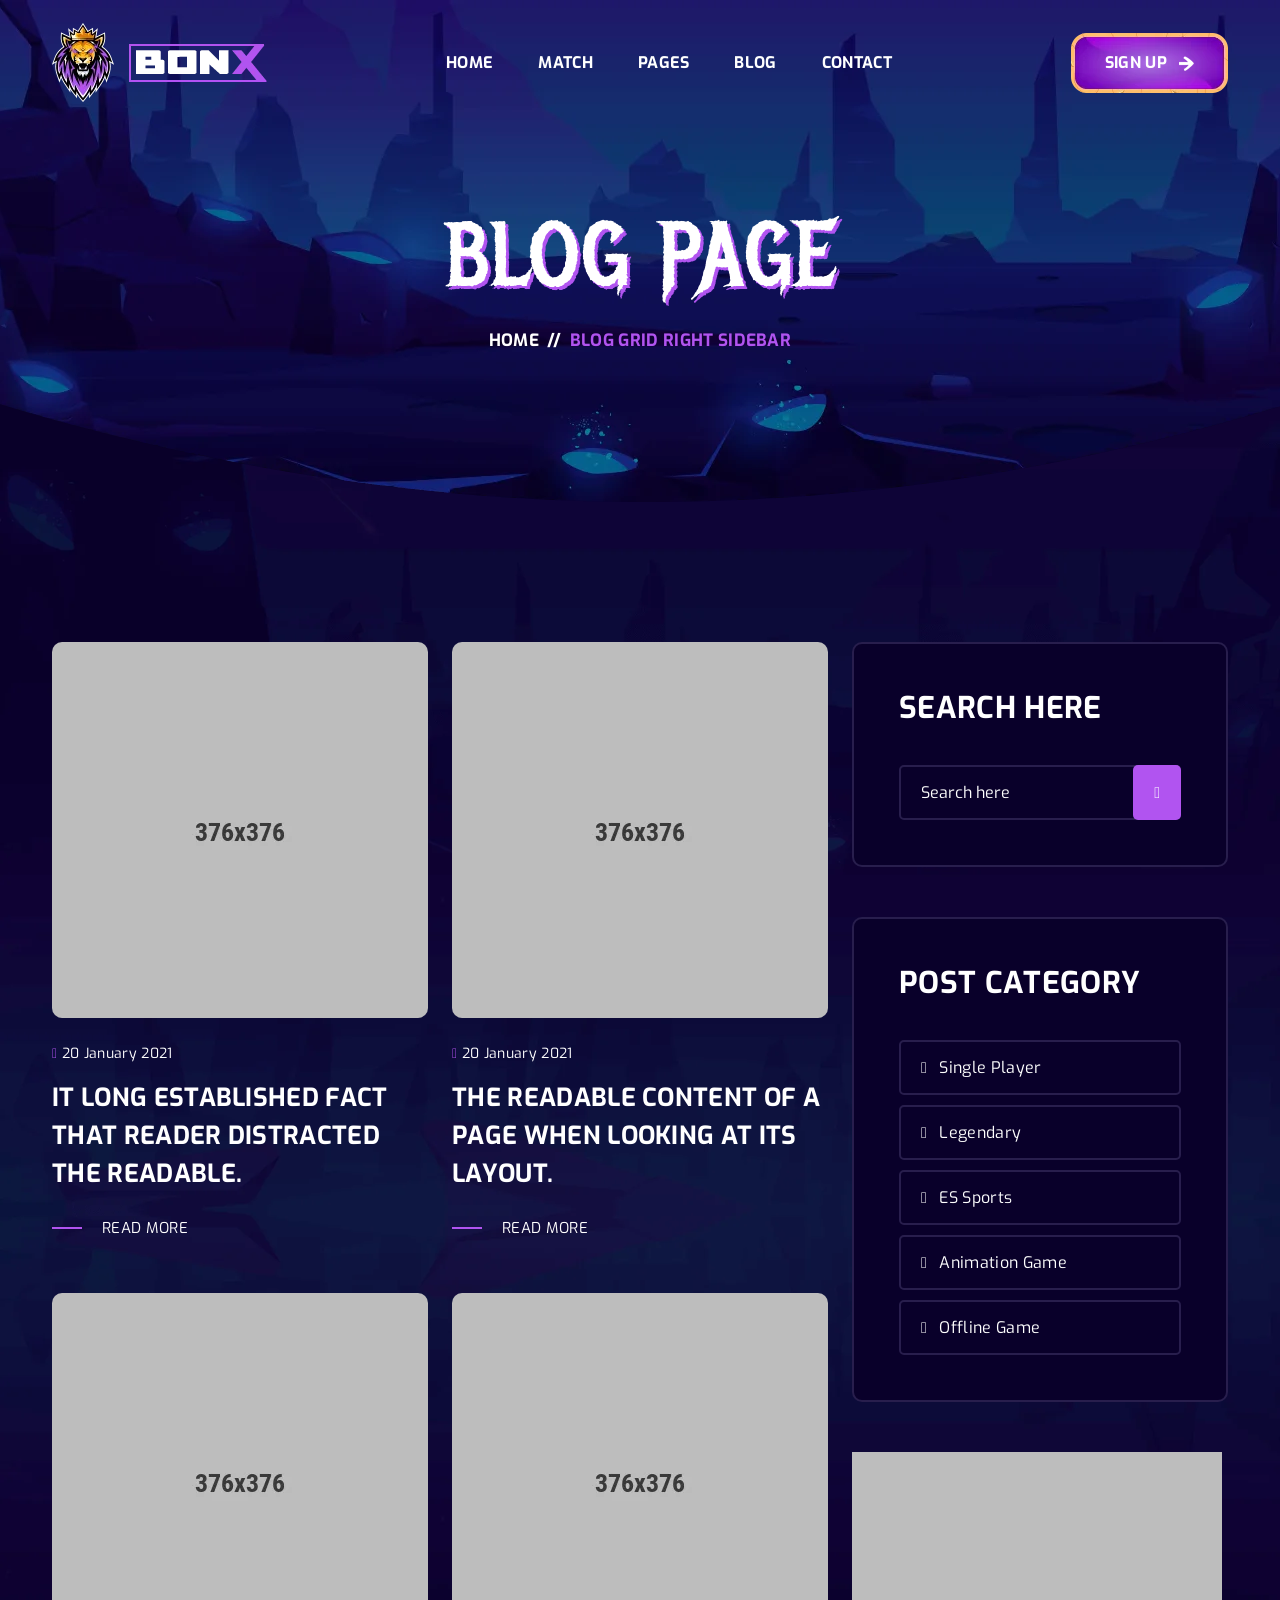
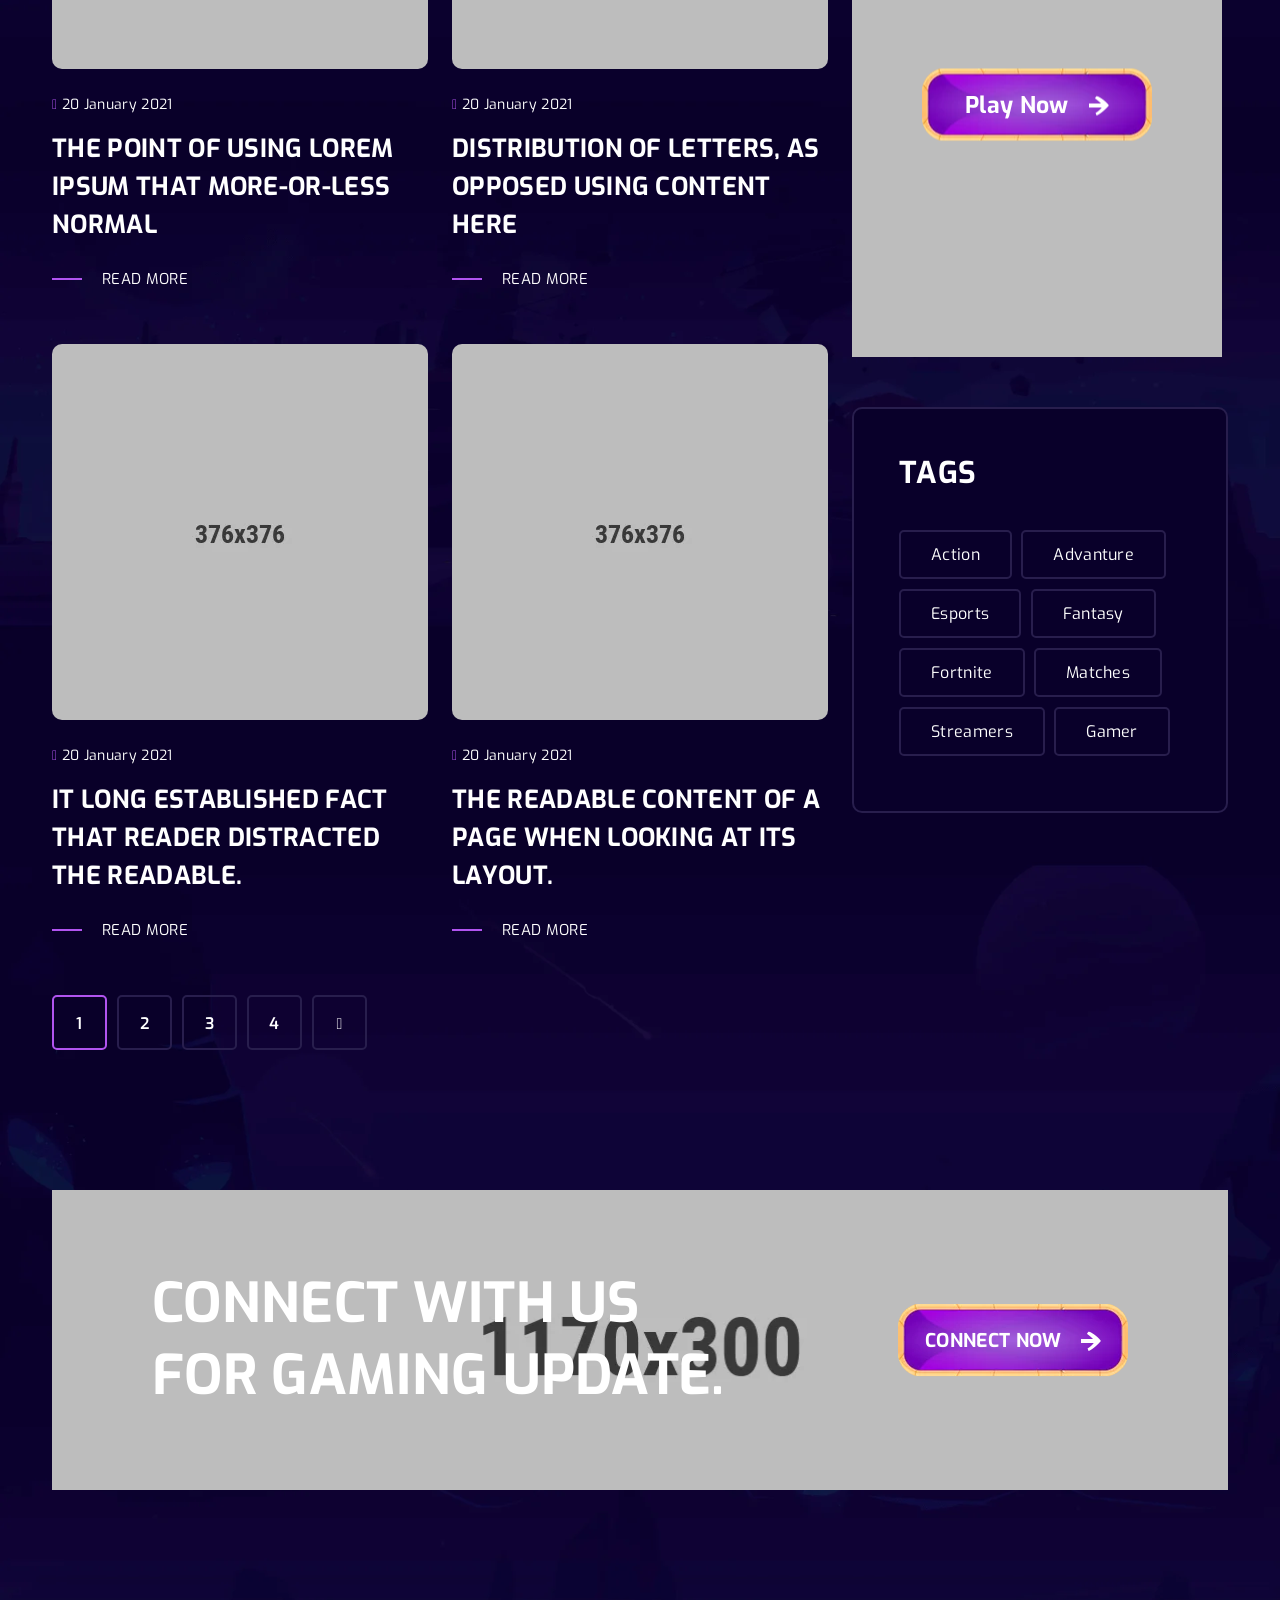
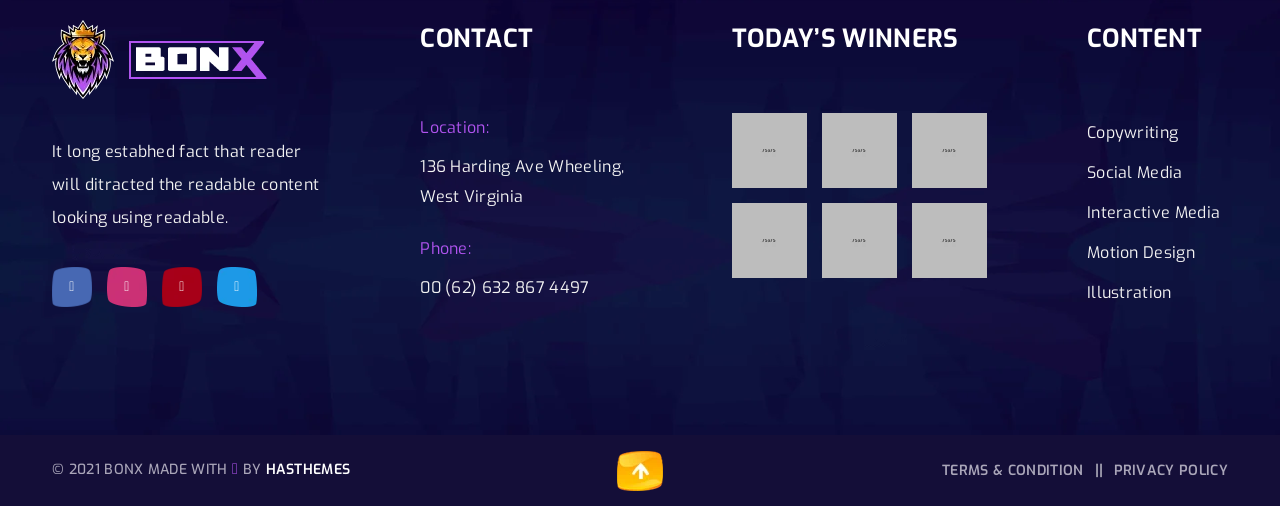
<file: ORIS/HomeWork4/Static/bonx/blog-grid-right-sidebar.html>
<!doctype html>
<html class="no-js" lang="en">

<head>
    <meta charset="utf-8">
    <meta http-equiv="x-ua-compatible" content="ie=edge">
    <title>Bonx - Gaming Website Template HTML Version</title>
    <meta name="description" content="240+ Best Bootstrap Templates are available on this website. Find your template for your project compatible with the most popular HTML library in the world."/>
    <meta name="viewport" content="width=device-width, initial-scale=1">
    
    <!-- Add site Favicon -->
    <link rel="shortcut icon" href="assets/img/favicon.ico" type="image/png">

    <!-- CSS 
    ========================= -->
    <link rel="preconnect" href="https://fonts.googleapis.com">
    <link rel="preconnect" href="https://fonts.gstatic.com" crossorigin>
    <link href="https://fonts.googleapis.com/css2?family=Exo:ital,wght@0,100;0,200;0,300;0,400;0,500;0,600;0,700;0,800;0,900;1,100;1,200;1,300;1,400;1,500;1,600;1,700;1,800;1,900&family=Metal+Mania&display=swap" rel="stylesheet">

    <link rel="stylesheet" href="assets/css/vendor/bootstrap.min.css">
    <link rel="stylesheet" href="assets/css/slick.css">
    <link rel="stylesheet" href="assets/css/icofont.min.css">
    <link rel="stylesheet" href="assets/css/animate.css">
    <link rel="stylesheet" href="assets/css/nice-select.css">
    <link rel="stylesheet" href="assets/css/magnific-popup.css">
    <!-- Main Style CSS -->
    <link rel="stylesheet" href="assets/css/style.css">
</head>

<body class="body__bg" data-bgimg="assets/img/bg/body-bg2.webp">
   
  
     <!--offcanvas menu area start-->
     <div class="body_overlay">
                
    </div>
    <div class="offcanvas_menu">
        <div class="container">
            <div class="row">
                <div class="col-12">
                    <div class="offcanvas_menu_wrapper">
                        <div class="canvas_close">
                            <a href="javascript:void(0)"><i class="icofont-close"></i></a>  
                        </div>
                        <div id="menu" class="text-left ">
                            <ul class="offcanvas_main_menu">
                                <li class="menu-item-has-children active">
                                    <a href="index.html">Home</a>
                                </li>
                                <li class="menu-item-has-children"><a href="#">Match</a>
                                    <ul class="sub-menu">
                                        <li><a href="match.html">Match Page</a></li>
                                        <li><a href="match-details.html">Match Details</a></li>
                                    </ul>
                                </li>
                                <li class="menu-item-has-children"><a href="#">Pages</a>
                                    <ul class="sub-menu">
                                        <li><a href="about.html">About Us</a></li>
                                        <li><a href="all-game.html">All Game</a></li>
                                        <li><a href="game-details.html">Game Details</a></li>
                                        <li><a href="faq.html">Faq Page</a></li>
                                        <li><a href="players.html">Players</a></li>
                                        <li><a href="player-details.html">Player Details</a></li>
                                        <li><a href="404.html">Error 404</a></li>
                                    </ul>
                                </li>
                                <li class="menu-item-has-children">
                                    <a href="#">blog</a>
                                    <ul class="sub-menu">
                                        <li><a href="blog-left-sidebar.html">Blog Left Sidebar</a></li>
                                        <li><a href="blog-right-sidebar.html">Blog Right Sidebar</a></li>
                                        <li><a href="blog-without-sidebar.html">Blog Without Sidebar</a></li>
                                         <li><a href="blog-grid-left-sidebar.html">Blog Grid Left Sidebar</a></li>
                                            <li><a href="blog-grid-right-sidebar.html">Blog Grid Right Sidebar</a></li>
                                        <li><a href="blog-grid-without-sidebar.html">Blog Grid Without Sidebar</a></li>
                                        <li><a href="blog-details-left-sidebar.html">Blog Details Left Sidebar</a></li>
                                        <li><a href="blog-details-right-sidebar.html">Blog Details Right Sidebar</a></li>
                                        <li><a href="blog-details.html">Blog Details</a></li>
                                    </ul>
                                </li>
                                <li class="menu-item-has-children"><a href="contact.html">Contact Us</a></li>
                            </ul>
                        </div>
                    </div>
                </div>
            </div>
        </div>
    </div>
    <!--offcanvas menu area end-->

    <!--header area start-->
    <header class="header_section header_transparent sticky-header">
        <div class="container">
            <div class="row">
                <div class="col-12">
                    <div class="main_header d-flex justify-content-between align-items-center">
                        <div class="header_logo">
                            <a class="sticky_none" href="index.html"><img src="assets/img/logo/logo.webp" alt=""></a>
                        </div>
                        <!--main menu start-->
                        <div class="main_menu d-none d-lg-block"> 
                            <nav>  
                                <ul class="d-flex">
                                    <li><a href="index.html">Home</a></li> 
                                    <li><a href="match.html">Match</a>
                                        <ul class="sub_menu">
                                            <li><a href="match.html">Match Page</a></li>
                                            <li><a href="match-details.html">Match Details</a></li>
                                        </ul>
                                    </li>
                                    <li><a href="#">Pages</a>
                                        <ul class="sub_menu">
                                            <li><a href="about.html">About Us</a></li>
                                            <li><a href="all-game.html">All Game</a></li>
                                            <li><a href="game-details.html">Game Details</a></li>
                                            <li><a href="faq.html">Faq Page</a></li>
                                            <li><a href="players.html">Players</a></li>
                                            <li><a href="player-details.html">Player Details</a></li>
                                            <li><a href="404.html">Error 404</a></li>
                                        </ul>
                                    </li>
                                    <li><a href="blog-left-sidebar.html">blog</a>
                                        <ul class="sub_menu">
                                            <li><a href="blog-left-sidebar.html">Blog Left Sidebar</a></li>
                                            <li><a href="blog-right-sidebar.html">Blog Right Sidebar</a></li>
                                            <li><a href="blog-without-sidebar.html">Blog Without Sidebar</a></li>
                                             <li><a href="blog-grid-left-sidebar.html">Blog Grid Left Sidebar</a></li>
                                            <li><a href="blog-grid-right-sidebar.html">Blog Grid Right Sidebar</a></li>
                                            <li><a href="blog-grid-without-sidebar.html">Blog Grid Without Sidebar</a></li>
                                            <li><a href="blog-details-left-sidebar.html">Blog Details Left Sidebar</a></li>
                                            <li><a href="blog-details-right-sidebar.html">Blog Details Right Sidebar</a></li>
                                            <li><a href="blog-details.html">Blog Details</a></li>
                                        </ul>
                                    </li>
                                    <li><a href="contact.html">Contact</a></li>
                                </ul>  
                            </nav>
                        </div>
                        <!--main menu end-->
                        <div class="header_right_sidebar d-flex align-items-center">
                            <div class="sing_up_btn">
                                <a class="btn btn-link" href="#">SIGN UP <img src="assets/img/icon/arrrow-icon2.webp" alt=""> </a>
                            </div>
                            <div class="canvas_open">
                                <a href="javascript:void(0)"><i class="icofont-navigation-menu"></i></a>
                            </div>
                        </div>
                    </div>
                </div>
            </div>
        </div>
    </header>
    <!--header area end-->

    <!-- breadcrumbs area start -->
    <div class="breadcrumbs_aree breadcrumbs_bg mb-140" data-bgimg="assets/img/bg/breadcrumbs-bg.webp">
        <div class="container">
            <div class="row">
                <div class="col-12">
                    <div class="breadcrumbs_text text-center">
                        <h1>BLOG PAGE</h1>
                        <ul class="d-flex justify-content-center">
                            <li><a href="index.html">Home </a></li>
                            <li> <span>//</span></li>
                            <li>  Blog Grid Right Sidebar</li>
                        </ul>
                    </div>
                </div>
            </div>
        </div>
    </div>
    <!-- breadcrumbs area end -->

    <!-- page wrapper start -->
    <div class="page_wrapper">

        <!-- blog page section start -->
        <section class="blog_page_section mb-140">
                <div class="container">
                    <div class="row flex-column-reverse flex-lg-row-reverse">
                        <div class="col-lg-4">
                            <div class="blog_sidebar blog_widget">
                                <div class="blog_widget_list mb-50">
                                    <h3>Search Here</h3>
                                    <div class="widget_search">
                                        <form action="#">
                                            <input placeholder="Search here" type="text">
                                            <button type="submit"><i class="icofont-search-1"></i></button>
                                        </form>
                                    </div>
                                </div>
                                <div class="blog_widget_list mb-50">
                                    <h3>POST CATEGORY</h3>
                                    <div class="widget_category blog_widget_category">
                                        <ul>
                                            <li><a href="#"><i class="icofont-rounded-double-right"></i> Single Player </a></li>
                                            <li><a href="#"><i class="icofont-rounded-double-right"></i> Legendary </a></li>
                                            <li><a href="#"><i class="icofont-rounded-double-right"></i> ES Sports </a></li>
                                            <li><a href="#"><i class="icofont-rounded-double-right"></i> Animation Game </a></li>
                                            <li><a href="#"><i class="icofont-rounded-double-right"></i> Offline Game </a></li>
                                        </ul>
                                    </div>
                                </div>
                                <div class="blog_widget_thumb mb-50">
                                    <img src="assets/img/blog/blog-sidebar-thumb.webp" alt="">
                                    <div class="widget_play_btn">
                                        <a class="btn btn-link" href="all-game.html">Play Now <img src="assets/img/icon/arrrow-icon.webp" alt=""> </a>
                                    </div>
                                </div>
                                <div class="blog_widget_list tags">
                                    <h3>Tags</h3>
                                    <div class="widget_tags">
                                        <ul>
                                            <li><a href="#">Action</a></li>
                                            <li><a href="#">Advanture</a></li>
                                            <li><a href="#"> Esports</a></li>
                                            <li><a href="#">Fantasy</a></li>
                                            <li><a href="#">Fortnite</a></li>
                                            <li><a href="#">Matches</a></li>
                                            <li><a href="#">Streamers</a></li>
                                            <li><a href="#">Gamer</a></li>
                                        </ul>
                                    </div>
                                </div>
                            </div>
                        </div>
                        <div class="col-lg-8">
                            <div class="blog_page_wrapper">
                                <div class="blog_page_inner">
                                    <div class="row">
                                        <div class="col-sm-6 col-12 mb-50">
                                            <div class="single_blog_grid d-flex flex-column">
                                                <div class="blog_thumb">
                                                    <a href="blog-details.html"><img src="assets/img/blog/blog-grid-1.webp" alt=""></a>
                                                </div>
                                                <div class="blog_content">
                                                    <div class="blog_date">
                                                        <span><i class="icofont-calendar"></i>  20 January 2021</span>
                                                    </div>
                                                    <h3><a href="blog-details.html">It long established fact that reader
                                                        distracted the readable.</a></h3>
                                                    <a href="blog-details.html">READ MORE</a>
                                                </div>
                                            </div>
                                        </div>
                                        <div class="col-sm-6 col-12 mb-50">
                                            <div class="single_blog_grid d-flex flex-column">
                                                <div class="blog_thumb">
                                                    <a href="blog-details.html"><img src="assets/img/blog/blog-grid-2.webp" alt=""></a>
                                                </div>
                                                <div class="blog_content">
                                                    <div class="blog_date">
                                                        <span><i class="icofont-calendar"></i>  20 January 2021</span>
                                                    </div>
                                                    <h3><a href="blog-details.html">THE READABLE CONTENT OF A PAGE WHEN LOOKING AT ITS LAYOUT.</a></h3>
                                                    <a href="blog-details.html">READ MORE</a>
                                                </div>
                                            </div>
                                        </div>
                                        <div class="col-sm-6 col-12 mb-50">
                                            <div class="single_blog_grid d-flex flex-column">
                                                <div class="blog_thumb">
                                                    <a href="blog-details.html"><img src="assets/img/blog/blog-grid-3.webp" alt=""></a>
                                                </div>
                                                <div class="blog_content">
                                                    <div class="blog_date">
                                                        <span><i class="icofont-calendar"></i>  20 January 2021</span>
                                                    </div>
                                                    <h3><a href="blog-details.html">THE POINT OF USING LOREM IPSUM THAT MORE-OR-LESS NORMAL</a></h3>
                                                    <a href="blog-details.html">READ MORE</a>
                                                </div>
                                            </div>
                                        </div>
                                        <div class="col-sm-6 col-12 mb-50">
                                            <div class="single_blog_grid d-flex flex-column">
                                                <div class="blog_thumb">
                                                    <a href="blog-details.html"><img src="assets/img/blog/blog-grid-4.webp" alt=""></a>
                                                </div>
                                                <div class="blog_content">
                                                    <div class="blog_date">
                                                        <span><i class="icofont-calendar"></i>  20 January 2021</span>
                                                    </div>
                                                    <h3><a href="blog-details.html">DISTRIBUTION OF LETTERS, AS OPPOSED USING CONTENT HERE</a></h3>
                                                    <a href="blog-details.html">READ MORE</a>
                                                </div>
                                            </div>
                                        </div>
                                        <div class="col-sm-6 col-12 mb-50">
                                            <div class="single_blog_grid d-flex flex-column">
                                                <div class="blog_thumb">
                                                    <a href="blog-details.html"><img src="assets/img/blog/blog-grid-5.webp" alt=""></a>
                                                </div>
                                                <div class="blog_content">
                                                    <div class="blog_date">
                                                        <span><i class="icofont-calendar"></i>  20 January 2021</span>
                                                    </div>
                                                    <h3><a href="blog-details.html">IT LONG ESTABLISHED FACT THAT READER DISTRACTED THE READABLE.</a></h3>
                                                    <a href="blog-details.html">READ MORE</a>
                                                </div>
                                            </div>
                                        </div>
                                        <div class="col-sm-6 col-12 mb-50">
                                            <div class="single_blog_grid d-flex flex-column">
                                                <div class="blog_thumb">
                                                    <a href="blog-details.html"><img src="assets/img/blog/blog-grid-6.webp" alt=""></a>
                                                </div>
                                                <div class="blog_content">
                                                    <div class="blog_date">
                                                        <span><i class="icofont-calendar"></i>  20 January 2021</span>
                                                    </div>
                                                    <h3><a href="blog-details.html">THE READABLE CONTENT OF A PAGE WHEN LOOKING AT ITS LAYOUT.</a></h3>
                                                    <a href="blog-details.html">READ MORE</a>
                                                </div>
                                            </div>
                                        </div>
                                    </div>
                                </div>
                                <div class="pagination pagination_pages">
                                    <ul>
                                        <li class="current"><span>1</span></li>
                                        <li><a href="#">2</a></li>
                                        <li><a href="#">3</a></li>
                                        <li><a href="#">4</a></li>
                                        <li class="next"><a href="#"><i class="icofont-rounded-double-right"></i></a></li>
                                    </ul>
                                </div>
                            </div>
                        </div>
                    </div>
                </div>
        </section>
        <!-- blog page section end -->

        <!-- gaming update section start -->
        <section class="gaming_update_section">
            <div class="container">
                <div class="row">
                    <div class="col-12">
                        <div class="gaming_update_inner d-flex justify-content-between align-items-center" data-bgimg="assets/img/bg/gaming-update.webp">
                            <div class="gaming_update_text">
                                <h2>Connect with us <br>
                                    for gamING update.</h2>
                            </div>
                            <div class="gaming_update_btn">
                                <a class="btn btn-link" href="contact.html">CONNECT NOW <img src="assets/img/icon/arrrow-icon.webp" alt=""> </a>
                            </div>
                        </div>
                    </div>
                </div>
            </div>
        </section>
        <!-- gaming update section end -->

    </div>
    <!-- page wrapper end -->

    <!--footer area start-->
    <footer class="footer_widgets">
        <div class="main_footer">
            <div class="container">
                <div class="row">
                    <div class="col-12">
                        <div class="main_footer_inner d-flex">
                            <div class="footer_widget_list">
                                <div class="footer_logo">
                                    <a href="#"><img src="assets/img/logo/logo.webp" alt=""></a>
                                </div>
                                <div class="footer_contact_desc">
                                    <p>It long estabhed fact that reader
                                        will ditracted the readable content
                                        looking using readable.</p>
                                </div>
                                <div class="footer_social">
                                    <ul class="d-flex">
                                        <li><a class="facebook" href="https://www.facebook.com"><i class="icofont-facebook"></i></a></li>
                                        <li><a class="dribbble" href="https://dribbble.com"><i class="icofont-dribbble"></i></a></li>
                                        <li><a class="youtube" href="https://www.youtube.com"><i class="icofont-youtube-play"></i></a></li>
                                        <li><a class="twitter" href="https://twitter.com"><i class="icofont-twitter"></i></a></li>
                                    </ul>
                                </div>
                            </div>
                            <div class="footer_widget_list contact">
                                <h3>Contact</h3>
                                <div class="footer_contact_info">
                                    <div class="footer_contact_info_list">
                                        <span>Location:</span>
                                        <p>136 Harding Ave
                                            Wheeling, West Virginia</p>
                                    </div>
                                    <div class="footer_contact_info_list">
                                        <span>Phone:</span>
                                        <p><a href="#">00 (62) 632 867 4497</a></p>
                                    </div>
                                </div>
                            </div>
                            <div class="footer_widget_list">
                                <h3>today’s winners</h3>
                                <div class="footer_winners_gallery">
                                    <div class="footer_winners_list d-flex">
                                        <div class="footer_winners_thumb">
                                            <a href="game-details.html"><img src="assets/img/others/winners1.webp" alt=""></a>
                                        </div>
                                        <div class="footer_winners_thumb">
                                            <a href="game-details.html"><img src="assets/img/others/winners2.webp" alt=""></a>
                                        </div>
                                        <div class="footer_winners_thumb">
                                            <a href="game-details.html"><img src="assets/img/others/winners3.webp" alt=""></a>
                                        </div>
                                    </div>
                                    <div class="footer_winners_list d-flex">
                                        <div class="footer_winners_thumb">
                                            <a href="game-details.html"><img src="assets/img/others/winners4.webp" alt=""></a>
                                        </div>
                                        <div class="footer_winners_thumb">
                                            <a href="game-details.html"><img src="assets/img/others/winners5.webp" alt=""></a>
                                        </div>
                                        <div class="footer_winners_thumb">
                                            <a href="game-details.html"><img src="assets/img/others/winners6.webp" alt=""></a>
                                        </div>
                                    </div>
                                </div>
                            </div>
                            <div class="footer_widget_list footer_list_menu">
                                <h3>Content</h3>
                                <div class="footer_menu">
                                    <ul>
                                        <li><a href="about.html"> Copywriting</a></li>
                                        <li><a href="about.html">Social Media</a></li>
                                        <li><a href="about.html">Interactive Media</a></li>
                                        <li><a href="about.html">Motion Design</a></li>
                                        <li><a href="about.html">Illustration</a></li>
                                    </ul>
                                </div>
                            </div>
                        </div>
                    </div> 
                </div>
            </div>
        </div>
        <div class="footer_bottom">
            <div class="container">
                <div class="row">
                    <div class="col-12">
                        <div class="footer_bottom_inner d-flex justify-content-between">
                            <div class="copyright_right">
                                <p> © 2021  BONX  Made with  <i class="icofont-heart"></i>  by <a href="https://hasthemes.com">HasThemes</a></p>
                            </div>
                            <div class="footer_bottom_link_menu">
                                <ul class="d-flex">
                                    <li><a href="about.html">Terms & Condition  </a></li>
                                    <li><a href="about.html">Privacy Policy  </a></li>
                                </ul>
                            </div>
                            <div class="scroll__top_icon">
                                <a id="scroll-top" href="#"><img src="assets/img/icon/scroll-top.webp" alt=""></a>
                            </div>
                        </div>
                    </div>
                </div>
            </div>
        </div>
    </footer>
    <!--footer area end-->

   
<!-- JS
============================================ -->
<!--modernizr min js here-->
<script src="assets/js/vendor/modernizr-3.7.1.min.js"></script>

<!-- Vendor JS -->
<script src="assets/js/vendor/jquery-3.6.0.min.js"></script>
<script src="assets/js/vendor/jquery-migrate-3.3.2.min.js"></script>
<script src="assets/js/vendor/popper.js"></script>
<script src="assets/js/vendor/bootstrap.min.js"></script>
<script src="assets/js/slick.min.js"></script>
<script src="assets/js/wow.min.js"></script>
<script src="assets/js/jquery.nice-select.js"></script>
<script src="assets/js/jquery.magnific-popup.min.js"></script>
<script src="assets/js/jquery.counterup.min.js"></script>
<script src="assets/js/jquery-waypoints.js"></script>

<!-- Main JS -->
<script src="assets/js/main.js"></script>



</body>

</html>
</file>
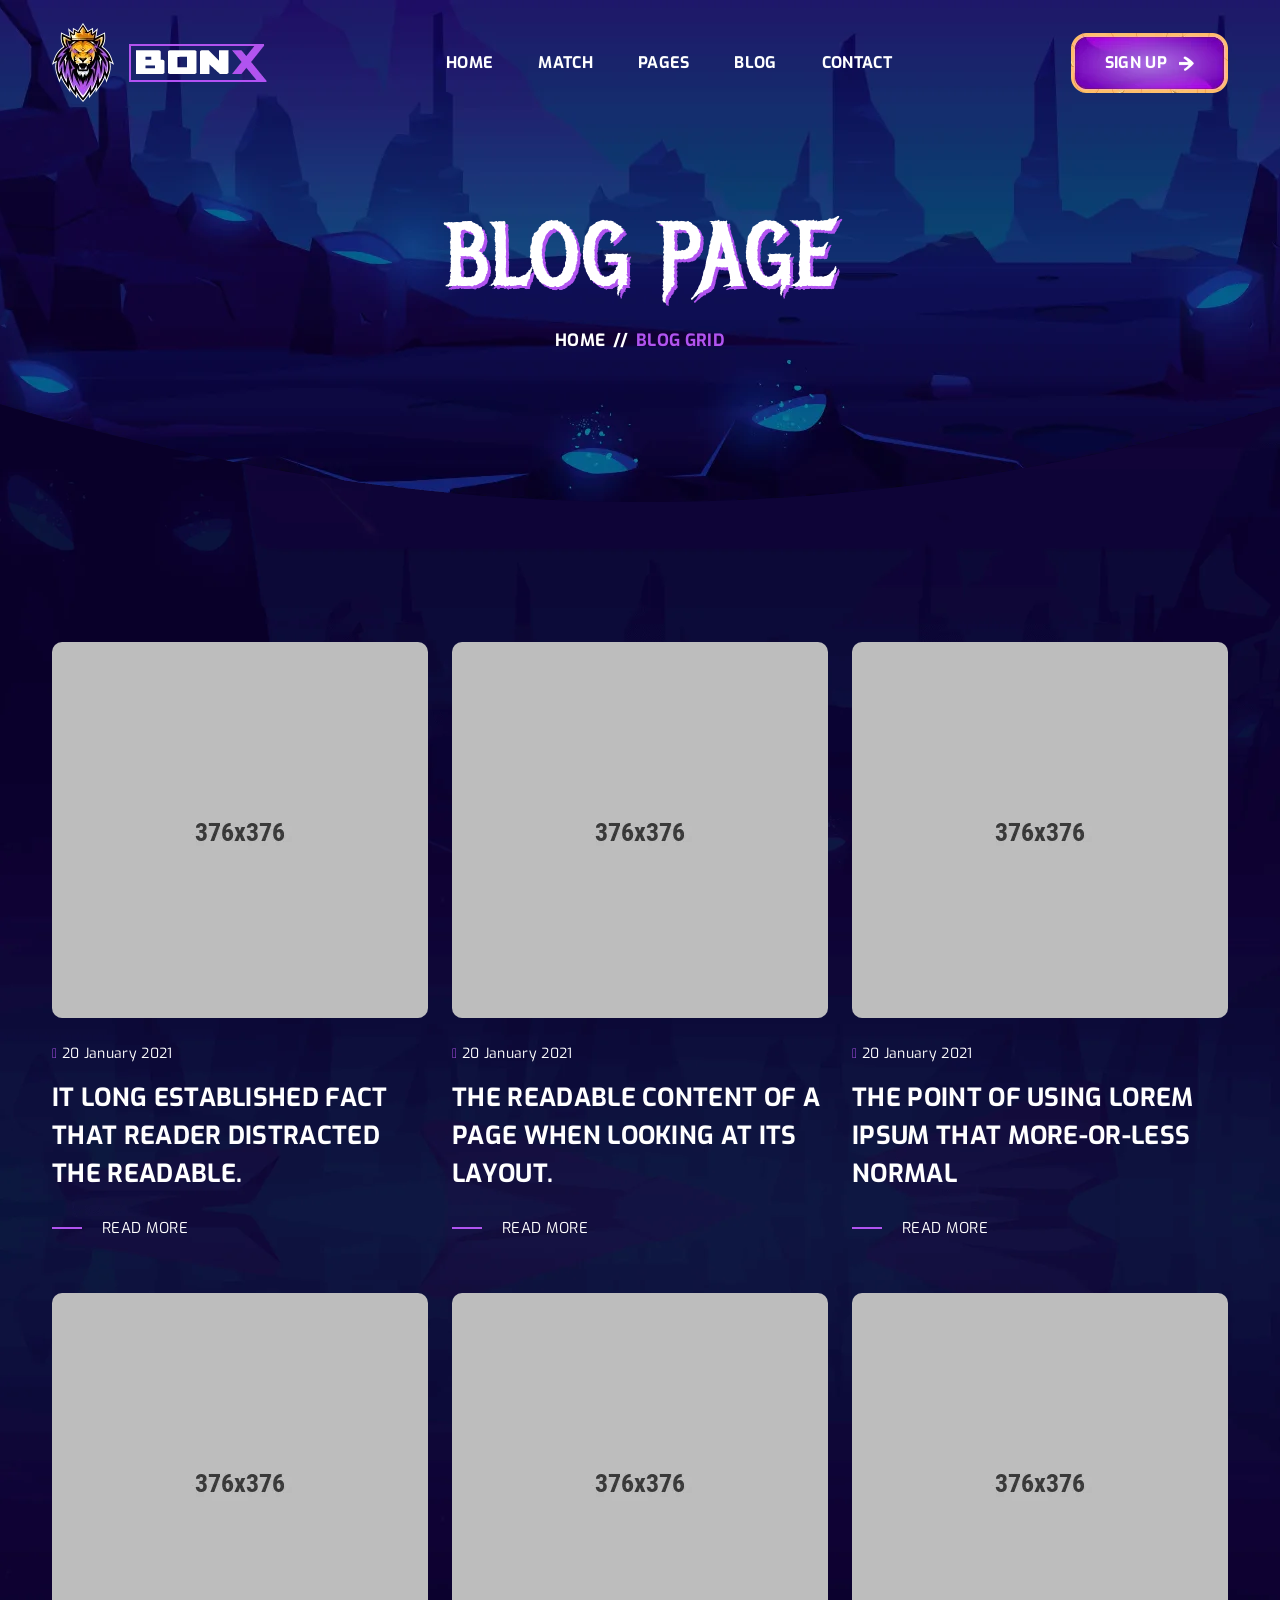
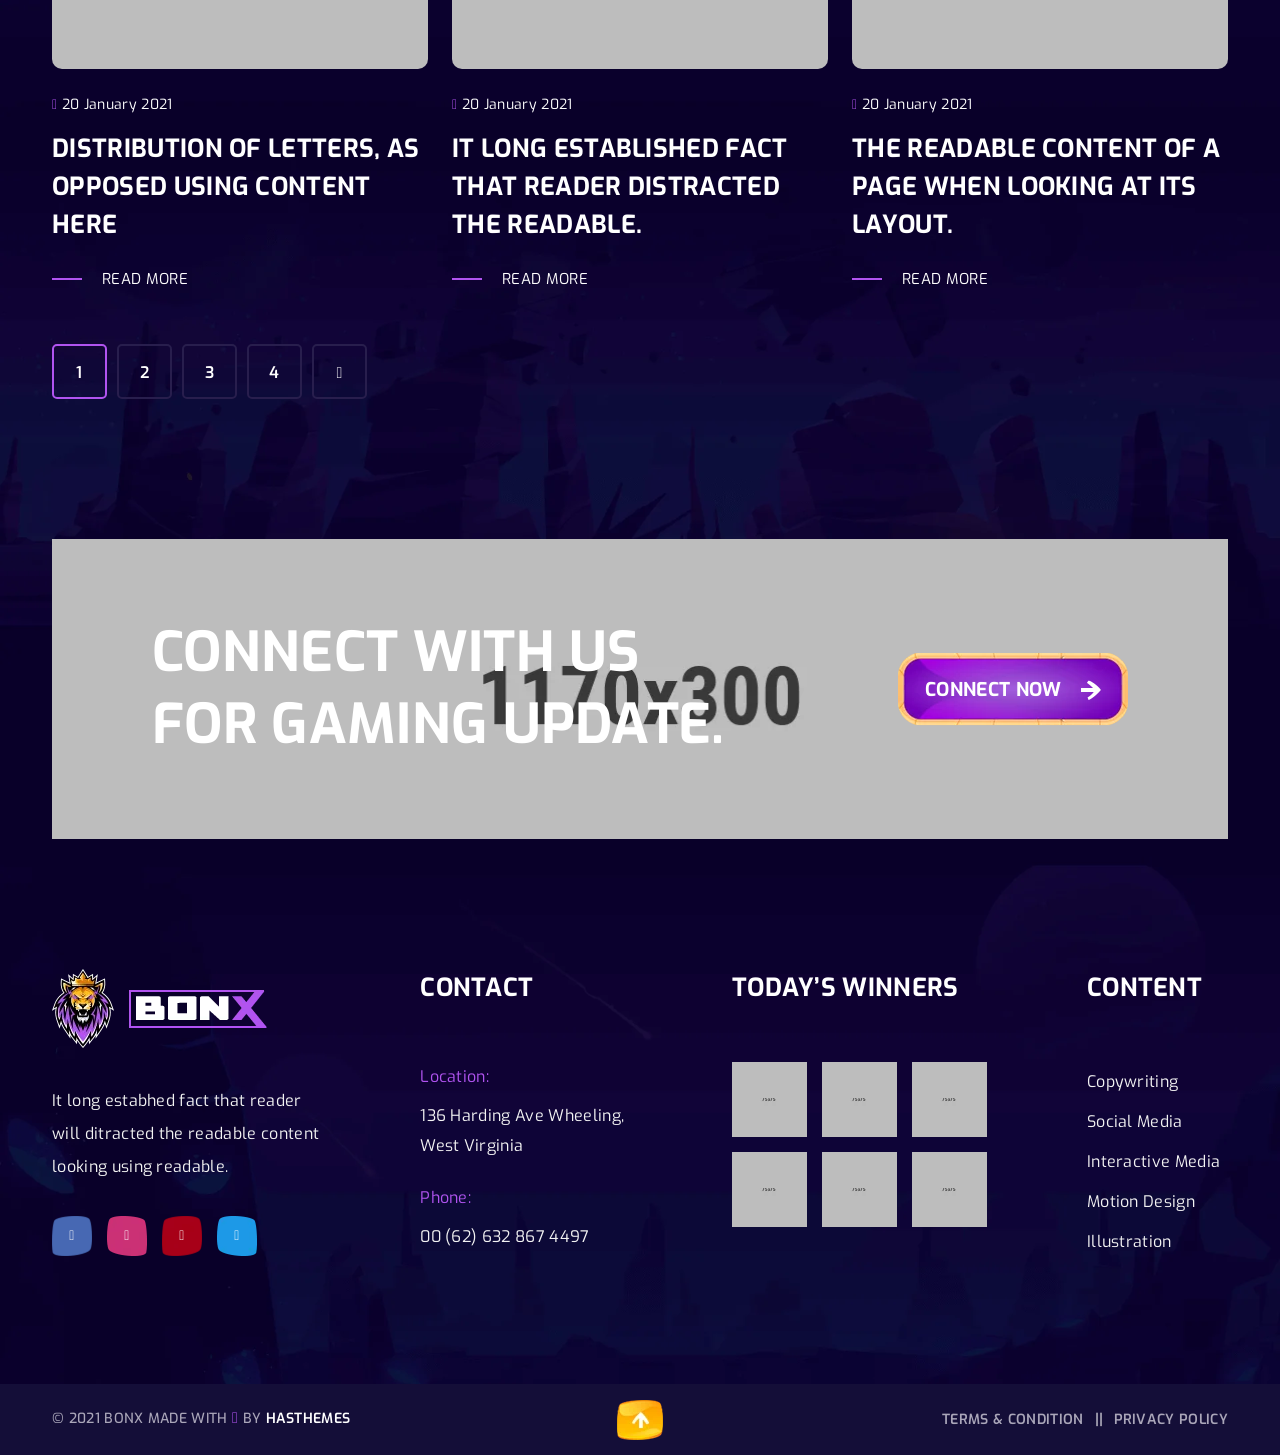
<file: ORIS/HomeWork4/Static/bonx/blog-grid-without-sidebar.html>
<!doctype html>
<html class="no-js" lang="en">

<head>
    <meta charset="utf-8">
    <meta http-equiv="x-ua-compatible" content="ie=edge">
    <title>Bonx - Gaming Website Template HTML Version</title>
    <meta name="description" content="240+ Best Bootstrap Templates are available on this website. Find your template for your project compatible with the most popular HTML library in the world."/>
    <meta name="viewport" content="width=device-width, initial-scale=1">
    
    <!-- Add site Favicon -->
    <link rel="shortcut icon" href="assets/img/favicon.ico" type="image/png">

    <!-- CSS 
    ========================= -->
    <link rel="preconnect" href="https://fonts.googleapis.com">
    <link rel="preconnect" href="https://fonts.gstatic.com" crossorigin>
    <link href="https://fonts.googleapis.com/css2?family=Exo:ital,wght@0,100;0,200;0,300;0,400;0,500;0,600;0,700;0,800;0,900;1,100;1,200;1,300;1,400;1,500;1,600;1,700;1,800;1,900&family=Metal+Mania&display=swap" rel="stylesheet">

    <link rel="stylesheet" href="assets/css/vendor/bootstrap.min.css">
    <link rel="stylesheet" href="assets/css/slick.css">
    <link rel="stylesheet" href="assets/css/icofont.min.css">
    <link rel="stylesheet" href="assets/css/animate.css">
    <link rel="stylesheet" href="assets/css/nice-select.css">
    <link rel="stylesheet" href="assets/css/magnific-popup.css">
    <!-- Main Style CSS -->
    <link rel="stylesheet" href="assets/css/style.css">
</head>

<body class="body__bg" data-bgimg="assets/img/bg/body-bg2.webp">
   
  
     <!--offcanvas menu area start-->
     <div class="body_overlay">
                
    </div>
    <div class="offcanvas_menu">
        <div class="container">
            <div class="row">
                <div class="col-12">
                    <div class="offcanvas_menu_wrapper">
                        <div class="canvas_close">
                            <a href="javascript:void(0)"><i class="icofont-close"></i></a>  
                        </div>
                        <div id="menu" class="text-left ">
                            <ul class="offcanvas_main_menu">
                                <li class="menu-item-has-children active">
                                    <a href="index.html">Home</a>
                                </li>
                                <li class="menu-item-has-children"><a href="#">Match</a>
                                    <ul class="sub-menu">
                                        <li><a href="match.html">Match Page</a></li>
                                        <li><a href="match-details.html">Match Details</a></li>
                                    </ul>
                                </li>
                                <li class="menu-item-has-children"><a href="#">Pages</a>
                                    <ul class="sub-menu">
                                        <li><a href="about.html">About Us</a></li>
                                        <li><a href="all-game.html">All Game</a></li>
                                        <li><a href="game-details.html">Game Details</a></li>
                                        <li><a href="faq.html">Faq Page</a></li>
                                        <li><a href="players.html">Players</a></li>
                                        <li><a href="player-details.html">Player Details</a></li>
                                        <li><a href="404.html">Error 404</a></li>
                                    </ul>
                                </li>
                                <li class="menu-item-has-children">
                                    <a href="#">blog</a>
                                    <ul class="sub-menu">
                                        <li><a href="blog-left-sidebar.html">Blog Left Sidebar</a></li>
                                        <li><a href="blog-right-sidebar.html">Blog Right Sidebar</a></li>
                                        <li><a href="blog-without-sidebar.html">Blog Without Sidebar</a></li>
                                         <li><a href="blog-grid-left-sidebar.html">Blog Grid Left Sidebar</a></li>
                                            <li><a href="blog-grid-right-sidebar.html">Blog Grid Right Sidebar</a></li>
                                        <li><a href="blog-grid-without-sidebar.html">Blog Grid Without Sidebar</a></li>
                                        <li><a href="blog-details-left-sidebar.html">Blog Details Left Sidebar</a></li>
                                        <li><a href="blog-details-right-sidebar.html">Blog Details Right Sidebar</a></li>
                                        <li><a href="blog-details.html">Blog Details</a></li>
                                    </ul>
                                </li>
                                <li class="menu-item-has-children"><a href="contact.html">Contact Us</a></li>
                            </ul>
                        </div>
                    </div>
                </div>
            </div>
        </div>
    </div>
    <!--offcanvas menu area end-->

    <!--header area start-->
    <header class="header_section header_transparent sticky-header">
        <div class="container">
            <div class="row">
                <div class="col-12">
                    <div class="main_header d-flex justify-content-between align-items-center">
                        <div class="header_logo">
                            <a class="sticky_none" href="index.html"><img src="assets/img/logo/logo.webp" alt=""></a>
                        </div>
                        <!--main menu start-->
                        <div class="main_menu d-none d-lg-block"> 
                            <nav>  
                                <ul class="d-flex">
                                    <li><a href="index.html">Home</a></li> 
                                    <li><a href="match.html">Match</a>
                                        <ul class="sub_menu">
                                            <li><a href="match.html">Match Page</a></li>
                                            <li><a href="match-details.html">Match Details</a></li>
                                        </ul>
                                    </li>
                                    <li><a href="#">Pages</a>
                                        <ul class="sub_menu">
                                            <li><a href="about.html">About Us</a></li>
                                            <li><a href="all-game.html">All Game</a></li>
                                            <li><a href="game-details.html">Game Details</a></li>
                                            <li><a href="faq.html">Faq Page</a></li>
                                            <li><a href="players.html">Players</a></li>
                                            <li><a href="player-details.html">Player Details</a></li>
                                            <li><a href="404.html">Error 404</a></li>
                                        </ul>
                                    </li>
                                    <li><a href="blog-left-sidebar.html">blog</a>
                                        <ul class="sub_menu">
                                            <li><a href="blog-left-sidebar.html">Blog Left Sidebar</a></li>
                                            <li><a href="blog-right-sidebar.html">Blog Right Sidebar</a></li>
                                            <li><a href="blog-without-sidebar.html">Blog Without Sidebar</a></li>
                                             <li><a href="blog-grid-left-sidebar.html">Blog Grid Left Sidebar</a></li>
                                            <li><a href="blog-grid-right-sidebar.html">Blog Grid Right Sidebar</a></li>
                                            <li><a href="blog-grid-without-sidebar.html">Blog Grid Without Sidebar</a></li>
                                            <li><a href="blog-details-left-sidebar.html">Blog Details Left Sidebar</a></li>
                                            <li><a href="blog-details-right-sidebar.html">Blog Details Right Sidebar</a></li>
                                            <li><a href="blog-details.html">Blog Details</a></li>
                                        </ul>
                                    </li>
                                    <li><a href="contact.html">Contact</a></li>
                                </ul>  
                            </nav>
                        </div>
                        <!--main menu end-->
                        <div class="header_right_sidebar d-flex align-items-center">
                            <div class="sing_up_btn">
                                <a class="btn btn-link" href="#">SIGN UP <img src="assets/img/icon/arrrow-icon2.webp" alt=""> </a>
                            </div>
                            <div class="canvas_open">
                                <a href="javascript:void(0)"><i class="icofont-navigation-menu"></i></a>
                            </div>
                        </div>
                    </div>
                </div>
            </div>
        </div>
    </header>
    <!--header area end-->

    <!-- breadcrumbs area start -->
    <div class="breadcrumbs_aree breadcrumbs_bg mb-140" data-bgimg="assets/img/bg/breadcrumbs-bg.webp">
        <div class="container">
            <div class="row">
                <div class="col-12">
                    <div class="breadcrumbs_text text-center">
                        <h1>BLOG PAGE</h1>
                        <ul class="d-flex justify-content-center">
                            <li><a href="index.html">Home </a></li>
                            <li> <span>//</span></li>
                            <li>  Blog Grid </li>
                        </ul>
                    </div>
                </div>
            </div>
        </div>
    </div>
    <!-- breadcrumbs area end -->

    <!-- page wrapper start -->
    <div class="page_wrapper">

        <!-- blog page section start -->
        <section class="blog_page_section mb-140">
                <div class="container">
                    <div class="row">
                        <div class="col-12">
                            <div class="blog_page_wrapper">
                                <div class="blog_page_inner">
                                    <div class="row">
                                        <div class="col-lg-4 col-sm-6 col-12 mb-50">
                                            <div class="single_blog_grid d-flex flex-column">
                                                <div class="blog_thumb">
                                                    <a href="blog-details.html"><img src="assets/img/blog/blog-grid-1.webp" alt=""></a>
                                                </div>
                                                <div class="blog_content">
                                                    <div class="blog_date">
                                                        <span><i class="icofont-calendar"></i>  20 January 2021</span>
                                                    </div>
                                                    <h3><a href="blog-details.html">It long established fact that reader
                                                        distracted the readable.</a></h3>
                                                    <a href="blog-details.html">READ MORE</a>
                                                </div>
                                            </div>
                                        </div>
                                        <div class="col-lg-4 col-sm-6 col-12 mb-50">
                                            <div class="single_blog_grid d-flex flex-column">
                                                <div class="blog_thumb">
                                                    <a href="blog-details.html"><img src="assets/img/blog/blog-grid-2.webp" alt=""></a>
                                                </div>
                                                <div class="blog_content">
                                                    <div class="blog_date">
                                                        <span><i class="icofont-calendar"></i>  20 January 2021</span>
                                                    </div>
                                                    <h3><a href="blog-details.html">THE READABLE CONTENT OF A PAGE WHEN LOOKING AT ITS LAYOUT.</a></h3>
                                                    <a href="blog-details.html">READ MORE</a>
                                                </div>
                                            </div>
                                        </div>
                                        <div class="col-lg-4 col-sm-6 col-12 mb-50">
                                            <div class="single_blog_grid d-flex flex-column">
                                                <div class="blog_thumb">
                                                    <a href="blog-details.html"><img src="assets/img/blog/blog-grid-3.webp" alt=""></a>
                                                </div>
                                                <div class="blog_content">
                                                    <div class="blog_date">
                                                        <span><i class="icofont-calendar"></i>  20 January 2021</span>
                                                    </div>
                                                    <h3><a href="blog-details.html">THE POINT OF USING LOREM IPSUM THAT MORE-OR-LESS NORMAL</a></h3>
                                                    <a href="blog-details.html">READ MORE</a>
                                                </div>
                                            </div>
                                        </div>
                                        <div class="col-lg-4 col-sm-6 col-12 mb-50">
                                            <div class="single_blog_grid d-flex flex-column">
                                                <div class="blog_thumb">
                                                    <a href="blog-details.html"><img src="assets/img/blog/blog-grid-4.webp" alt=""></a>
                                                </div>
                                                <div class="blog_content">
                                                    <div class="blog_date">
                                                        <span><i class="icofont-calendar"></i>  20 January 2021</span>
                                                    </div>
                                                    <h3><a href="blog-details.html">DISTRIBUTION OF LETTERS, AS OPPOSED USING CONTENT HERE</a></h3>
                                                    <a href="blog-details.html">READ MORE</a>
                                                </div>
                                            </div>
                                        </div>
                                        <div class="col-lg-4 col-sm-6 col-12 mb-50">
                                            <div class="single_blog_grid d-flex flex-column">
                                                <div class="blog_thumb">
                                                    <a href="blog-details.html"><img src="assets/img/blog/blog-grid-5.webp" alt=""></a>
                                                </div>
                                                <div class="blog_content">
                                                    <div class="blog_date">
                                                        <span><i class="icofont-calendar"></i>  20 January 2021</span>
                                                    </div>
                                                    <h3><a href="blog-details.html">IT LONG ESTABLISHED FACT THAT READER DISTRACTED THE READABLE.</a></h3>
                                                    <a href="blog-details.html">READ MORE</a>
                                                </div>
                                            </div>
                                        </div>
                                        <div class="col-lg-4 col-sm-6 col-12 mb-50">
                                            <div class="single_blog_grid d-flex flex-column">
                                                <div class="blog_thumb">
                                                    <a href="blog-details.html"><img src="assets/img/blog/blog-grid-6.webp" alt=""></a>
                                                </div>
                                                <div class="blog_content">
                                                    <div class="blog_date">
                                                        <span><i class="icofont-calendar"></i>  20 January 2021</span>
                                                    </div>
                                                    <h3><a href="blog-details.html">THE READABLE CONTENT OF A PAGE WHEN LOOKING AT ITS LAYOUT.</a></h3>
                                                    <a href="blog-details.html">READ MORE</a>
                                                </div>
                                            </div>
                                        </div>
                                    </div>
                                </div>
                                <div class="pagination pagination_pages">
                                    <ul>
                                        <li class="current"><span>1</span></li>
                                        <li><a href="#">2</a></li>
                                        <li><a href="#">3</a></li>
                                        <li><a href="#">4</a></li>
                                        <li class="next"><a href="#"><i class="icofont-rounded-double-right"></i></a></li>
                                    </ul>
                                </div>
                            </div>
                        </div>
                    </div>
                </div>
        </section>
        <!-- blog page section end -->

        <!-- gaming update section start -->
        <section class="gaming_update_section">
            <div class="container">
                <div class="row">
                    <div class="col-12">
                        <div class="gaming_update_inner d-flex justify-content-between align-items-center" data-bgimg="assets/img/bg/gaming-update.webp">
                            <div class="gaming_update_text">
                                <h2>Connect with us <br>
                                    for gamING update.</h2>
                            </div>
                            <div class="gaming_update_btn">
                                <a class="btn btn-link" href="contact.html">CONNECT NOW <img src="assets/img/icon/arrrow-icon.webp" alt=""> </a>
                            </div>
                        </div>
                    </div>
                </div>
            </div>
        </section>
        <!-- gaming update section end -->

    </div>
    <!-- page wrapper end -->

    <!--footer area start-->
    <footer class="footer_widgets">
        <div class="main_footer">
            <div class="container">
                <div class="row">
                    <div class="col-12">
                        <div class="main_footer_inner d-flex">
                            <div class="footer_widget_list">
                                <div class="footer_logo">
                                    <a href="#"><img src="assets/img/logo/logo.webp" alt=""></a>
                                </div>
                                <div class="footer_contact_desc">
                                    <p>It long estabhed fact that reader
                                        will ditracted the readable content
                                        looking using readable.</p>
                                </div>
                                <div class="footer_social">
                                    <ul class="d-flex">
                                        <li><a class="facebook" href="https://www.facebook.com"><i class="icofont-facebook"></i></a></li>
                                        <li><a class="dribbble" href="https://dribbble.com"><i class="icofont-dribbble"></i></a></li>
                                        <li><a class="youtube" href="https://www.youtube.com"><i class="icofont-youtube-play"></i></a></li>
                                        <li><a class="twitter" href="https://twitter.com"><i class="icofont-twitter"></i></a></li>
                                    </ul>
                                </div>
                            </div>
                            <div class="footer_widget_list contact">
                                <h3>Contact</h3>
                                <div class="footer_contact_info">
                                    <div class="footer_contact_info_list">
                                        <span>Location:</span>
                                        <p>136 Harding Ave
                                            Wheeling, West Virginia</p>
                                    </div>
                                    <div class="footer_contact_info_list">
                                        <span>Phone:</span>
                                        <p><a href="#">00 (62) 632 867 4497</a></p>
                                    </div>
                                </div>
                            </div>
                            <div class="footer_widget_list">
                                <h3>today’s winners</h3>
                                <div class="footer_winners_gallery">
                                    <div class="footer_winners_list d-flex">
                                        <div class="footer_winners_thumb">
                                            <a href="game-details.html"><img src="assets/img/others/winners1.webp" alt=""></a>
                                        </div>
                                        <div class="footer_winners_thumb">
                                            <a href="game-details.html"><img src="assets/img/others/winners2.webp" alt=""></a>
                                        </div>
                                        <div class="footer_winners_thumb">
                                            <a href="game-details.html"><img src="assets/img/others/winners3.webp" alt=""></a>
                                        </div>
                                    </div>
                                    <div class="footer_winners_list d-flex">
                                        <div class="footer_winners_thumb">
                                            <a href="game-details.html"><img src="assets/img/others/winners4.webp" alt=""></a>
                                        </div>
                                        <div class="footer_winners_thumb">
                                            <a href="game-details.html"><img src="assets/img/others/winners5.webp" alt=""></a>
                                        </div>
                                        <div class="footer_winners_thumb">
                                            <a href="game-details.html"><img src="assets/img/others/winners6.webp" alt=""></a>
                                        </div>
                                    </div>
                                </div>
                            </div>
                            <div class="footer_widget_list footer_list_menu">
                                <h3>Content</h3>
                                <div class="footer_menu">
                                    <ul>
                                        <li><a href="about.html"> Copywriting</a></li>
                                        <li><a href="about.html">Social Media</a></li>
                                        <li><a href="about.html">Interactive Media</a></li>
                                        <li><a href="about.html">Motion Design</a></li>
                                        <li><a href="about.html">Illustration</a></li>
                                    </ul>
                                </div>
                            </div>
                        </div>
                    </div> 
                </div>
            </div>
        </div>
        <div class="footer_bottom">
            <div class="container">
                <div class="row">
                    <div class="col-12">
                        <div class="footer_bottom_inner d-flex justify-content-between">
                            <div class="copyright_right">
                                <p> © 2021  BONX  Made with  <i class="icofont-heart"></i>  by <a href="https://hasthemes.com">HasThemes</a></p>
                            </div>
                            <div class="footer_bottom_link_menu">
                                <ul class="d-flex">
                                    <li><a href="about.html">Terms & Condition  </a></li>
                                    <li><a href="about.html">Privacy Policy  </a></li>
                                </ul>
                            </div>
                            <div class="scroll__top_icon">
                                <a id="scroll-top" href="#"><img src="assets/img/icon/scroll-top.webp" alt=""></a>
                            </div>
                        </div>
                    </div>
                </div>
            </div>
        </div>
    </footer>
    <!--footer area end-->

   
<!-- JS
============================================ -->
<!--modernizr min js here-->
<script src="assets/js/vendor/modernizr-3.7.1.min.js"></script>

<!-- Vendor JS -->
<script src="assets/js/vendor/jquery-3.6.0.min.js"></script>
<script src="assets/js/vendor/jquery-migrate-3.3.2.min.js"></script>
<script src="assets/js/vendor/popper.js"></script>
<script src="assets/js/vendor/bootstrap.min.js"></script>
<script src="assets/js/slick.min.js"></script>
<script src="assets/js/wow.min.js"></script>
<script src="assets/js/jquery.nice-select.js"></script>
<script src="assets/js/jquery.magnific-popup.min.js"></script>
<script src="assets/js/jquery.counterup.min.js"></script>
<script src="assets/js/jquery-waypoints.js"></script>

<!-- Main JS -->
<script src="assets/js/main.js"></script>



</body>

</html>
</file>
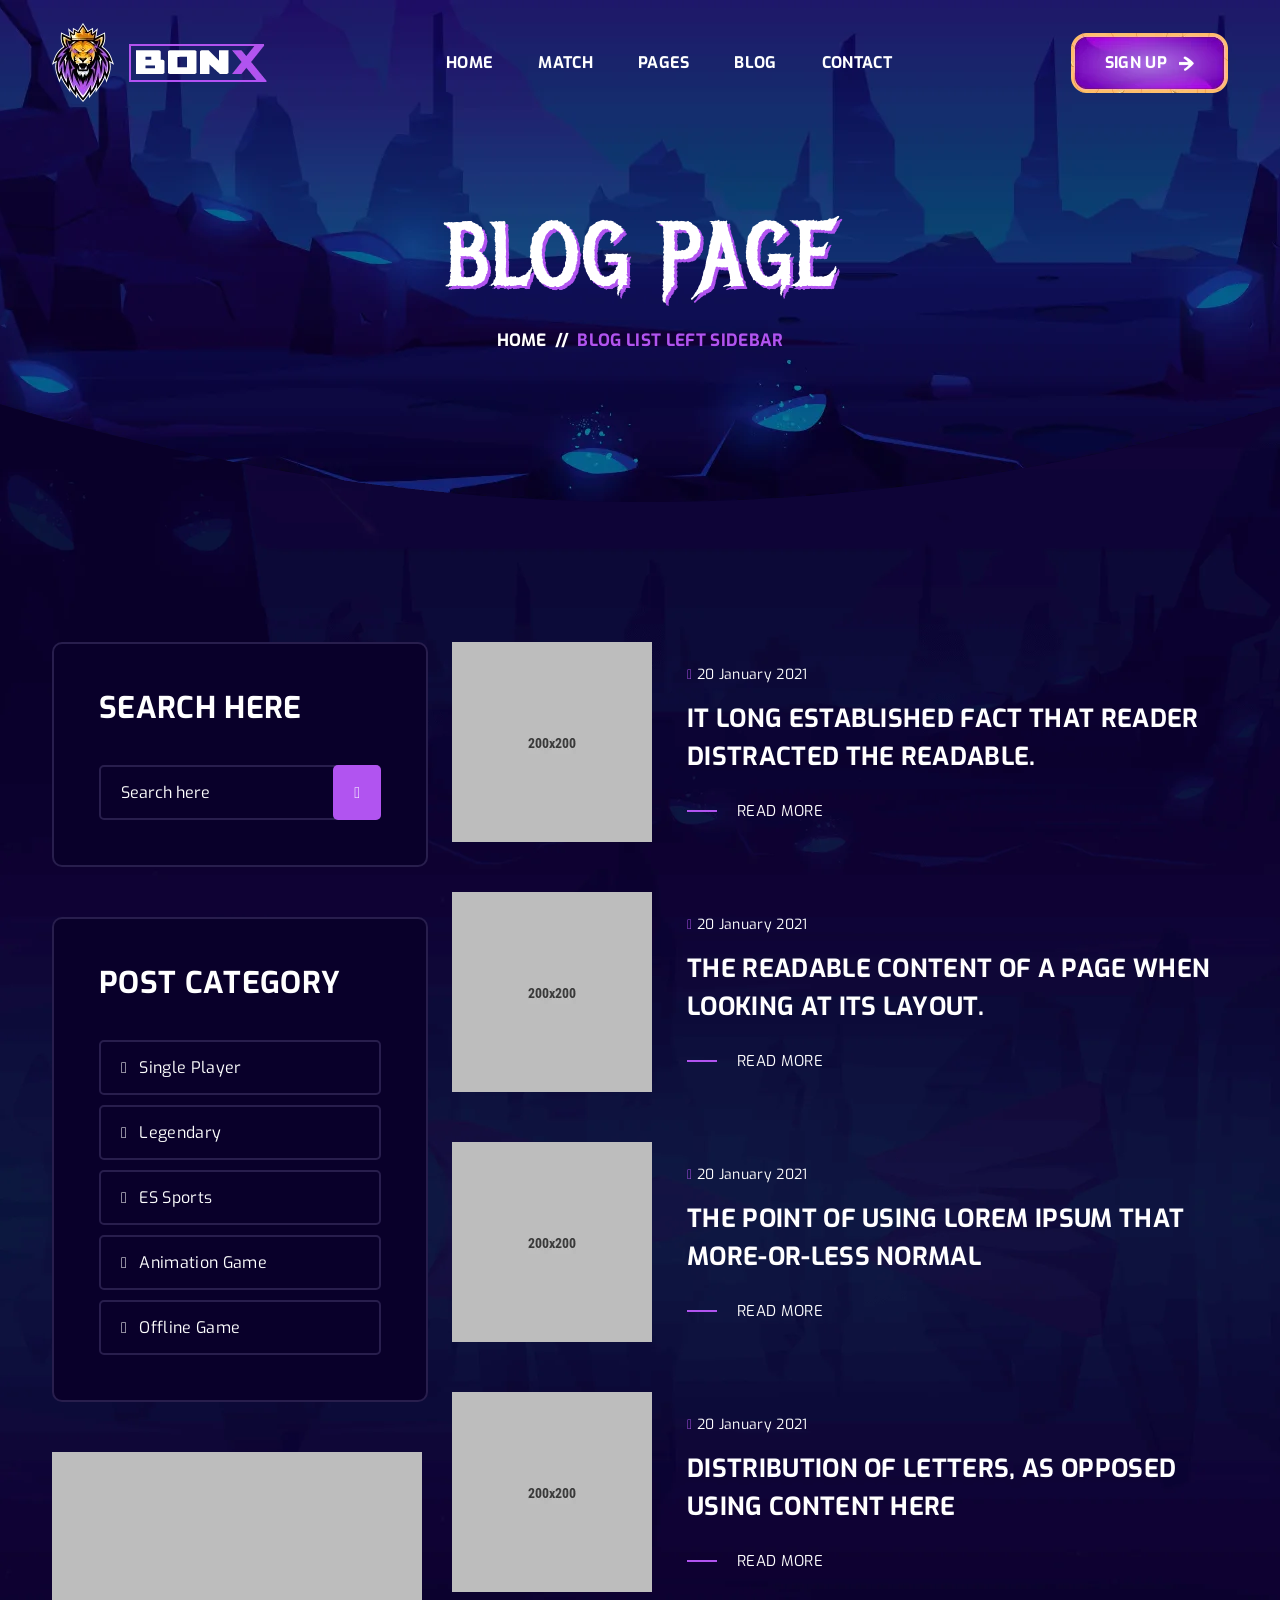
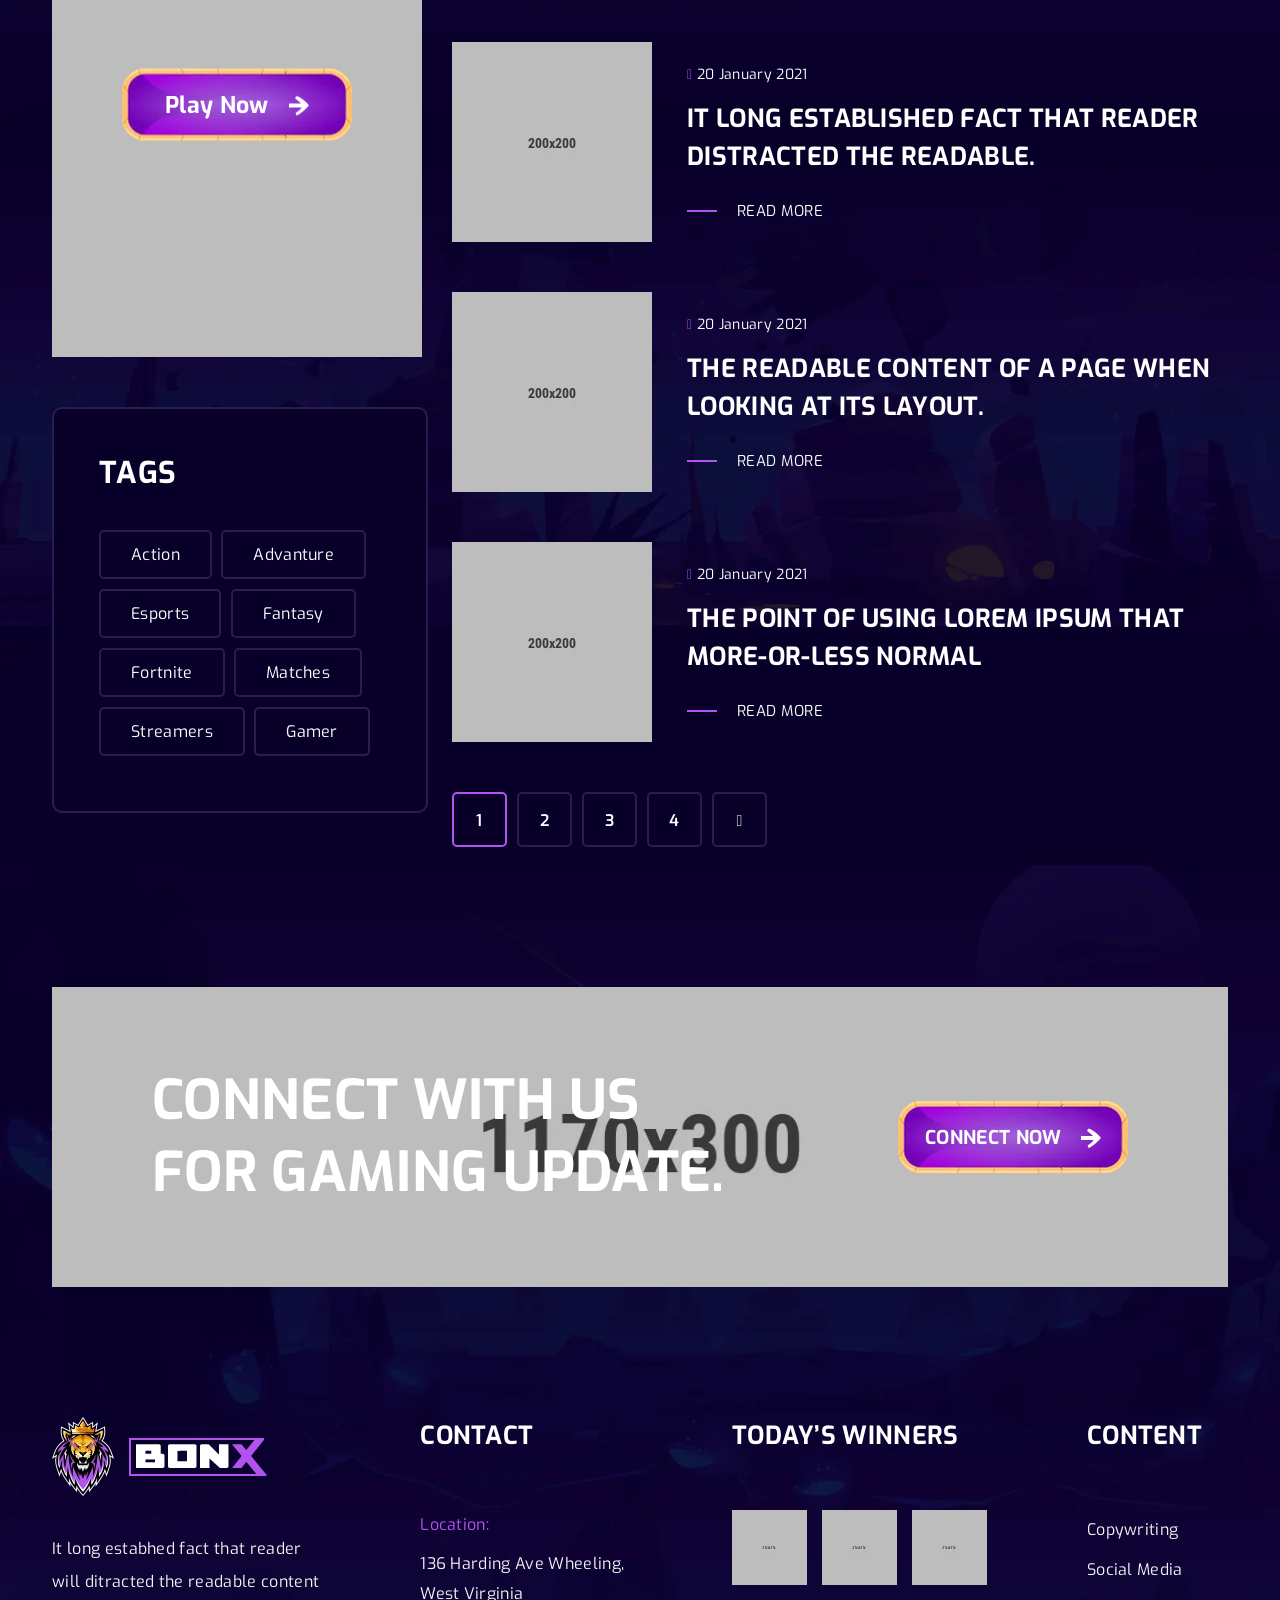
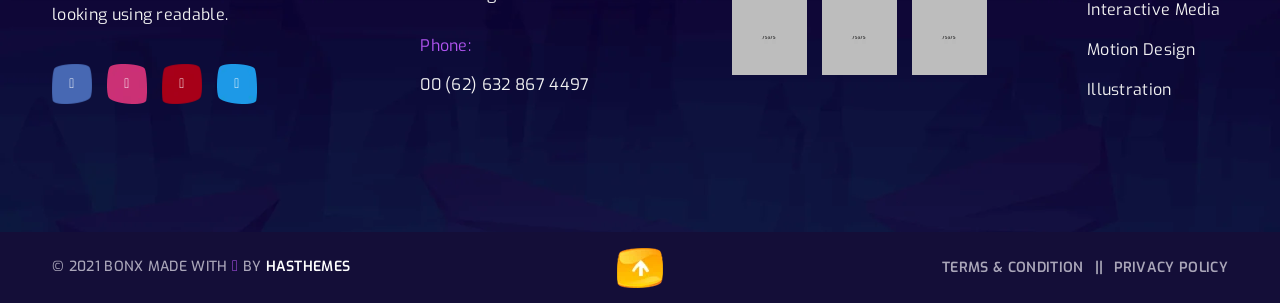
<file: ORIS/HomeWork4/Static/bonx/blog-left-sidebar.html>
<!doctype html>
<html class="no-js" lang="en">

<head>
    <meta charset="utf-8">
    <meta http-equiv="x-ua-compatible" content="ie=edge">
    <title>Bonx - Gaming Website Template HTML Version</title>
    <meta name="description" content="240+ Best Bootstrap Templates are available on this website. Find your template for your project compatible with the most popular HTML library in the world."/>
    <meta name="viewport" content="width=device-width, initial-scale=1">
    
    <!-- Add site Favicon -->
    <link rel="shortcut icon" href="assets/img/favicon.ico" type="image/png">

    <!-- CSS 
    ========================= -->
    <link rel="preconnect" href="https://fonts.googleapis.com">
    <link rel="preconnect" href="https://fonts.gstatic.com" crossorigin>
    <link href="https://fonts.googleapis.com/css2?family=Exo:ital,wght@0,100;0,200;0,300;0,400;0,500;0,600;0,700;0,800;0,900;1,100;1,200;1,300;1,400;1,500;1,600;1,700;1,800;1,900&family=Metal+Mania&display=swap" rel="stylesheet">

    <link rel="stylesheet" href="assets/css/vendor/bootstrap.min.css">
    <link rel="stylesheet" href="assets/css/slick.css">
    <link rel="stylesheet" href="assets/css/icofont.min.css">
    <link rel="stylesheet" href="assets/css/animate.css">
    <link rel="stylesheet" href="assets/css/nice-select.css">
    <link rel="stylesheet" href="assets/css/magnific-popup.css">
    <!-- Main Style CSS -->
    <link rel="stylesheet" href="assets/css/style.css">
</head>

<body class="body__bg" data-bgimg="assets/img/bg/body-bg2.webp">
   
  
     <!--offcanvas menu area start-->
     <div class="body_overlay">
                
    </div>
    <div class="offcanvas_menu">
        <div class="container">
            <div class="row">
                <div class="col-12">
                    <div class="offcanvas_menu_wrapper">
                        <div class="canvas_close">
                            <a href="javascript:void(0)"><i class="icofont-close"></i></a>  
                        </div>
                        <div id="menu" class="text-left ">
                            <ul class="offcanvas_main_menu">
                                <li class="menu-item-has-children active">
                                    <a href="index.html">Home</a>
                                </li>
                                <li class="menu-item-has-children"><a href="#">Match</a>
                                    <ul class="sub-menu">
                                        <li><a href="match.html">Match Page</a></li>
                                        <li><a href="match-details.html">Match Details</a></li>
                                    </ul>
                                </li>
                                <li class="menu-item-has-children"><a href="#">Pages</a>
                                    <ul class="sub-menu">
                                        <li><a href="about.html">About Us</a></li>
                                        <li><a href="all-game.html">All Game</a></li>
                                        <li><a href="game-details.html">Game Details</a></li>
                                        <li><a href="faq.html">Faq Page</a></li>
                                        <li><a href="players.html">Players</a></li>
                                        <li><a href="player-details.html">Player Details</a></li>
                                        <li><a href="404.html">Error 404</a></li>
                                    </ul>
                                </li>
                                <li class="menu-item-has-children">
                                    <a href="#">blog</a>
                                    <ul class="sub-menu">
                                        <li><a href="blog-left-sidebar.html">Blog Left Sidebar</a></li>
                                        <li><a href="blog-right-sidebar.html">Blog Right Sidebar</a></li>
                                        <li><a href="blog-without-sidebar.html">Blog Without Sidebar</a></li>
                                         <li><a href="blog-grid-left-sidebar.html">Blog Grid Left Sidebar</a></li>
                                            <li><a href="blog-grid-right-sidebar.html">Blog Grid Right Sidebar</a></li>
                                        <li><a href="blog-grid-without-sidebar.html">Blog Grid Without Sidebar</a></li>
                                        <li><a href="blog-details-left-sidebar.html">Blog Details Left Sidebar</a></li>
                                        <li><a href="blog-details-right-sidebar.html">Blog Details Right Sidebar</a></li>
                                        <li><a href="blog-details.html">Blog Details</a></li>
                                    </ul>
                                </li>
                                <li class="menu-item-has-children"><a href="contact.html">Contact Us</a></li>
                            </ul>
                        </div>
                    </div>
                </div>
            </div>
        </div>
    </div>
    <!--offcanvas menu area end-->

    <!--header area start-->
    <header class="header_section header_transparent sticky-header">
        <div class="container">
            <div class="row">
                <div class="col-12">
                    <div class="main_header d-flex justify-content-between align-items-center">
                        <div class="header_logo">
                            <a class="sticky_none" href="index.html"><img src="assets/img/logo/logo.webp" alt=""></a>
                        </div>
                        <!--main menu start-->
                        <div class="main_menu d-none d-lg-block"> 
                            <nav>  
                                <ul class="d-flex">
                                    <li><a href="index.html">Home</a></li> 
                                    <li><a href="match.html">Match</a>
                                        <ul class="sub_menu">
                                            <li><a href="match.html">Match Page</a></li>
                                            <li><a href="match-details.html">Match Details</a></li>
                                        </ul>
                                    </li>
                                    <li><a href="#">Pages</a>
                                        <ul class="sub_menu">
                                            <li><a href="about.html">About Us</a></li>
                                            <li><a href="all-game.html">All Game</a></li>
                                            <li><a href="game-details.html">Game Details</a></li>
                                            <li><a href="faq.html">Faq Page</a></li>
                                            <li><a href="players.html">Players</a></li>
                                            <li><a href="player-details.html">Player Details</a></li>
                                            <li><a href="404.html">Error 404</a></li>
                                        </ul>
                                    </li>
                                    <li><a href="blog-left-sidebar.html">blog</a>
                                        <ul class="sub_menu">
                                            <li><a href="blog-left-sidebar.html">Blog Left Sidebar</a></li>
                                            <li><a href="blog-right-sidebar.html">Blog Right Sidebar</a></li>
                                            <li><a href="blog-without-sidebar.html">Blog Without Sidebar</a></li>
                                             <li><a href="blog-grid-left-sidebar.html">Blog Grid Left Sidebar</a></li>
                                            <li><a href="blog-grid-right-sidebar.html">Blog Grid Right Sidebar</a></li>
                                            <li><a href="blog-grid-without-sidebar.html">Blog Grid Without Sidebar</a></li>
                                            <li><a href="blog-details-left-sidebar.html">Blog Details Left Sidebar</a></li>
                                            <li><a href="blog-details-right-sidebar.html">Blog Details Right Sidebar</a></li>
                                            <li><a href="blog-details.html">Blog Details</a></li>
                                        </ul>
                                    </li>
                                    <li><a href="contact.html">Contact</a></li>
                                </ul>  
                            </nav>
                        </div>
                        <!--main menu end-->
                        <div class="header_right_sidebar d-flex align-items-center">
                            <div class="sing_up_btn">
                                <a class="btn btn-link" href="#">SIGN UP <img src="assets/img/icon/arrrow-icon2.webp" alt=""> </a>
                            </div>
                            <div class="canvas_open">
                                <a href="javascript:void(0)"><i class="icofont-navigation-menu"></i></a>
                            </div>
                        </div>
                    </div>
                </div>
            </div>
        </div>
    </header>
    <!--header area end-->

    <!-- breadcrumbs area start -->
    <div class="breadcrumbs_aree breadcrumbs_bg mb-140" data-bgimg="assets/img/bg/breadcrumbs-bg.webp">
        <div class="container">
            <div class="row">
                <div class="col-12">
                    <div class="breadcrumbs_text text-center">
                        <h1>BLOG PAGE</h1>
                        <ul class="d-flex justify-content-center">
                            <li><a href="index.html">Home </a></li>
                            <li> <span>//</span></li>
                            <li>  Blog List Left Sidebar</li>
                        </ul>
                    </div>
                </div>
            </div>
        </div>
    </div>
    <!-- breadcrumbs area end -->

    <!-- page wrapper start -->
    <div class="page_wrapper">

        <!-- blog page section start -->
        <section class="blog_page_section blog_reverse mb-140">
                <div class="container">
                    <div class="row">
                        <div class="col-lg-4">
                            <div class="blog_sidebar blog_widget">
                                <div class="blog_widget_list mb-50">
                                    <h3>Search Here</h3>
                                    <div class="widget_search">
                                        <form action="#">
                                            <input placeholder="Search here" type="text">
                                            <button type="submit"><i class="icofont-search-1"></i></button>
                                        </form>
                                    </div>
                                </div>
                                <div class="blog_widget_list mb-50">
                                    <h3>POST CATEGORY</h3>
                                    <div class="widget_category blog_widget_category">
                                        <ul>
                                            <li><a href="#"><i class="icofont-rounded-double-right"></i> Single Player </a></li>
                                            <li><a href="#"><i class="icofont-rounded-double-right"></i> Legendary </a></li>
                                            <li><a href="#"><i class="icofont-rounded-double-right"></i> ES Sports </a></li>
                                            <li><a href="#"><i class="icofont-rounded-double-right"></i> Animation Game </a></li>
                                            <li><a href="#"><i class="icofont-rounded-double-right"></i> Offline Game </a></li>
                                        </ul>
                                    </div>
                                </div>
                                <div class="blog_widget_thumb mb-50">
                                    <img src="assets/img/blog/blog-sidebar-thumb.webp" alt="">
                                    <div class="widget_play_btn">
                                        <a class="btn btn-link" href="all-game.html">Play Now <img src="assets/img/icon/arrrow-icon.webp" alt=""> </a>
                                    </div>
                                </div>
                                <div class="blog_widget_list tags">
                                    <h3>Tags</h3>
                                    <div class="widget_tags">
                                        <ul>
                                            <li><a href="#">Action</a></li>
                                            <li><a href="#">Advanture</a></li>
                                            <li><a href="#"> Esports</a></li>
                                            <li><a href="#">Fantasy</a></li>
                                            <li><a href="#">Fortnite</a></li>
                                            <li><a href="#">Matches</a></li>
                                            <li><a href="#">Streamers</a></li>
                                            <li><a href="#">Gamer</a></li>
                                        </ul>
                                    </div>
                                </div>
                            </div>
                        </div>
                        <div class="col-lg-8">
                            <div class="blog_page_wrapper">
                                <div class="blog_page_inner">
                                    <div class="single_blog d-flex align-items-center">
                                        <div class="blog_thumb">
                                            <a href="blog-details.html"><img src="assets/img/blog/blog1.webp" alt=""></a>
                                        </div>
                                        <div class="blog_content">
                                            <div class="blog_date">
                                                <span><i class="icofont-calendar"></i>  20 January 2021</span>
                                            </div>
                                            <h3><a href="blog-details.html">It long established fact that reader
                                                distracted the readable.</a></h3>
                                            <a href="blog-details.html">READ MORE</a>
                                        </div>
                                    </div>
                                    <div class="single_blog d-flex align-items-center">
                                        <div class="blog_thumb">
                                            <a href="blog-details.html"><img src="assets/img/blog/blog2.webp" alt=""></a>
                                        </div>
                                        <div class="blog_content">
                                            <div class="blog_date">
                                                <span><i class="icofont-calendar"></i>  20 January 2021</span>
                                            </div>
                                            <h3><a href="blog-details.html">the readable content of a page when
                                                looking at its layout.</a></h3>
                                            <a href="blog-details.html">READ MORE</a>
                                        </div>
                                    </div>
                                    <div class="single_blog d-flex align-items-center">
                                        <div class="blog_thumb">
                                            <a href="blog-details.html"><img src="assets/img/blog/blog3.webp" alt=""></a>
                                        </div>
                                        <div class="blog_content">
                                            <div class="blog_date">
                                                <span><i class="icofont-calendar"></i>  20 January 2021</span>
                                            </div>
                                            <h3><a href="blog-details.html">  The point of using Lorem Ipsum that
                                                more-or-less normal</a></h3>
                                            <a href="blog-details.html">READ MORE</a>
                                        </div>
                                    </div>
                                    <div class="single_blog d-flex align-items-center">
                                        <div class="blog_thumb">
                                            <a href="blog-details.html"><img src="assets/img/blog/blog4.webp" alt=""></a>
                                        </div>
                                        <div class="blog_content">
                                            <div class="blog_date">
                                                <span><i class="icofont-calendar"></i>  20 January 2021</span>
                                            </div>
                                            <h3><a href="blog-details.html">distribution of letters, as opposed
                                                using Content here</a></h3>
                                            <a href="blog-details.html">READ MORE</a>
                                        </div>
                                    </div>
                                    <div class="single_blog d-flex align-items-center">
                                        <div class="blog_thumb">
                                            <a href="blog-details.html"><img src="assets/img/blog/blog5.webp" alt=""></a>
                                        </div>
                                        <div class="blog_content">
                                            <div class="blog_date">
                                                <span><i class="icofont-calendar"></i>  20 January 2021</span>
                                            </div>
                                            <h3><a href="blog-details.html">It long established fact that reader
                                                distracted the readable.</a></h3>
                                            <a href="blog-details.html">READ MORE</a>
                                        </div>
                                    </div>
                                    <div class="single_blog d-flex align-items-center">
                                        <div class="blog_thumb">
                                            <a href="blog-details.html"><img src="assets/img/blog/blog6.webp" alt=""></a>
                                        </div>
                                        <div class="blog_content">
                                            <div class="blog_date">
                                                <span><i class="icofont-calendar"></i>  20 January 2021</span>
                                            </div>
                                            <h3><a href="blog-details.html">the readable content of a page when
                                                looking at its layout.</a></h3>
                                            <a href="blog-details.html">READ MORE</a>
                                        </div>
                                    </div>
                                    <div class="single_blog d-flex align-items-center">
                                        <div class="blog_thumb">
                                            <a href="blog-details.html"><img src="assets/img/blog/blog7.webp" alt=""></a>
                                        </div>
                                        <div class="blog_content">
                                            <div class="blog_date">
                                                <span><i class="icofont-calendar"></i>  20 January 2021</span>
                                            </div>
                                            <h3><a href="blog-details.html"> The point of using Lorem Ipsum that
                                                more-or-less normal</a></h3>
                                            <a href="blog-details.html">READ MORE</a>
                                        </div>
                                    </div>
                                </div>
                                <div class="pagination pagination_pages">
                                    <ul>
                                        <li class="current"><span>1</span></li>
                                        <li><a href="#">2</a></li>
                                        <li><a href="#">3</a></li>
                                        <li><a href="#">4</a></li>
                                        <li class="next"><a href="#"><i class="icofont-rounded-double-right"></i></a></li>
                                    </ul>
                                </div>
                            </div>
                        </div>
                    </div>
                </div>
        </section>
        <!-- blog page section end -->

        <!-- gaming update section start -->
        <section class="gaming_update_section">
            <div class="container">
                <div class="row">
                    <div class="col-12">
                        <div class="gaming_update_inner d-flex justify-content-between align-items-center" data-bgimg="assets/img/bg/gaming-update.webp">
                            <div class="gaming_update_text">
                                <h2>Connect with us <br>
                                    for gamING update.</h2>
                            </div>
                            <div class="gaming_update_btn">
                                <a class="btn btn-link" href="contact.html">CONNECT NOW <img src="assets/img/icon/arrrow-icon.webp" alt=""> </a>
                            </div>
                        </div>
                    </div>
                </div>
            </div>
        </section>
        <!-- gaming update section end -->

    </div>
    <!-- page wrapper end -->

    <!--footer area start-->
    <footer class="footer_widgets">
        <div class="main_footer">
            <div class="container">
                <div class="row">
                    <div class="col-12">
                        <div class="main_footer_inner d-flex">
                            <div class="footer_widget_list">
                                <div class="footer_logo">
                                    <a href="#"><img src="assets/img/logo/logo.webp" alt=""></a>
                                </div>
                                <div class="footer_contact_desc">
                                    <p>It long estabhed fact that reader
                                        will ditracted the readable content
                                        looking using readable.</p>
                                </div>
                                <div class="footer_social">
                                    <ul class="d-flex">
                                        <li><a class="facebook" href="https://www.facebook.com"><i class="icofont-facebook"></i></a></li>
                                        <li><a class="dribbble" href="https://dribbble.com"><i class="icofont-dribbble"></i></a></li>
                                        <li><a class="youtube" href="https://www.youtube.com"><i class="icofont-youtube-play"></i></a></li>
                                        <li><a class="twitter" href="https://twitter.com"><i class="icofont-twitter"></i></a></li>
                                    </ul>
                                </div>
                            </div>
                            <div class="footer_widget_list contact">
                                <h3>Contact</h3>
                                <div class="footer_contact_info">
                                    <div class="footer_contact_info_list">
                                        <span>Location:</span>
                                        <p>136 Harding Ave
                                            Wheeling, West Virginia</p>
                                    </div>
                                    <div class="footer_contact_info_list">
                                        <span>Phone:</span>
                                        <p><a href="#">00 (62) 632 867 4497</a></p>
                                    </div>
                                </div>
                            </div>
                            <div class="footer_widget_list">
                                <h3>today’s winners</h3>
                                <div class="footer_winners_gallery">
                                    <div class="footer_winners_list d-flex">
                                        <div class="footer_winners_thumb">
                                            <a href="game-details.html"><img src="assets/img/others/winners1.webp" alt=""></a>
                                        </div>
                                        <div class="footer_winners_thumb">
                                            <a href="game-details.html"><img src="assets/img/others/winners2.webp" alt=""></a>
                                        </div>
                                        <div class="footer_winners_thumb">
                                            <a href="game-details.html"><img src="assets/img/others/winners3.webp" alt=""></a>
                                        </div>
                                    </div>
                                    <div class="footer_winners_list d-flex">
                                        <div class="footer_winners_thumb">
                                            <a href="game-details.html"><img src="assets/img/others/winners4.webp" alt=""></a>
                                        </div>
                                        <div class="footer_winners_thumb">
                                            <a href="game-details.html"><img src="assets/img/others/winners5.webp" alt=""></a>
                                        </div>
                                        <div class="footer_winners_thumb">
                                            <a href="game-details.html"><img src="assets/img/others/winners6.webp" alt=""></a>
                                        </div>
                                    </div>
                                </div>
                            </div>
                            <div class="footer_widget_list footer_list_menu">
                                <h3>Content</h3>
                                <div class="footer_menu">
                                    <ul>
                                        <li><a href="about.html"> Copywriting</a></li>
                                        <li><a href="about.html">Social Media</a></li>
                                        <li><a href="about.html">Interactive Media</a></li>
                                        <li><a href="about.html">Motion Design</a></li>
                                        <li><a href="about.html">Illustration</a></li>
                                    </ul>
                                </div>
                            </div>
                        </div>
                    </div> 
                </div>
            </div>
        </div>
        <div class="footer_bottom">
            <div class="container">
                <div class="row">
                    <div class="col-12">
                        <div class="footer_bottom_inner d-flex justify-content-between">
                            <div class="copyright_right">
                                <p> © 2021  BONX  Made with  <i class="icofont-heart"></i>  by <a href="https://hasthemes.com">HasThemes</a></p>
                            </div>
                            <div class="footer_bottom_link_menu">
                                <ul class="d-flex">
                                    <li><a href="about.html">Terms & Condition  </a></li>
                                    <li><a href="about.html">Privacy Policy  </a></li>
                                </ul>
                            </div>
                            <div class="scroll__top_icon">
                                <a id="scroll-top" href="#"><img src="assets/img/icon/scroll-top.webp" alt=""></a>
                            </div>
                        </div>
                    </div>
                </div>
            </div>
        </div>
    </footer>
    <!--footer area end-->

   
<!-- JS
============================================ -->
<!--modernizr min js here-->
<script src="assets/js/vendor/modernizr-3.7.1.min.js"></script>

<!-- Vendor JS -->
<script src="assets/js/vendor/jquery-3.6.0.min.js"></script>
<script src="assets/js/vendor/jquery-migrate-3.3.2.min.js"></script>
<script src="assets/js/vendor/popper.js"></script>
<script src="assets/js/vendor/bootstrap.min.js"></script>
<script src="assets/js/slick.min.js"></script>
<script src="assets/js/wow.min.js"></script>
<script src="assets/js/jquery.nice-select.js"></script>
<script src="assets/js/jquery.magnific-popup.min.js"></script>
<script src="assets/js/jquery.counterup.min.js"></script>
<script src="assets/js/jquery-waypoints.js"></script>

<!-- Main JS -->
<script src="assets/js/main.js"></script>



</body>

</html>
</file>
<file: ORIS/HomeWork4/Static/bonx/assets/css/nice-select.css>
/*--
    - nice-select
-----------------------------------*/
.nice-select {-webkit-tap-highlight-color: transparent;background-color: #fff;border-radius: 5px;border: solid 1px #e8e8e8;-webkit-box-sizing: border-box;box-sizing: border-box;clear: both;cursor: pointer;display: block;float: left;font-family: inherit;font-size: 14px;font-weight: normal;height: 42px;line-height: 40px;outline: none;padding-left: 18px;padding-right: 30px;position: relative;text-align: left !important;-webkit-transition: all 0.2s ease-in-out;transition: all 0.2s ease-in-out;-webkit-user-select: none;-moz-user-select: none;-ms-user-select: none;user-select: none;white-space: nowrap;width: auto; }.nice-select:hover {border-color: #dbdbdb; }.nice-select:active, .nice-select.open, .nice-select:focus {border-color: #999; }.nice-select:after {border-bottom: 2px solid #999;border-right: 2px solid #999;content: '';display: block;height: 5px;margin-top: -4px;pointer-events: none;position: absolute;right: 12px;top: 50%;-webkit-transform-origin: 66% 66%;transform-origin: 66% 66%;-webkit-transform: rotate(45deg);transform: rotate(45deg);-webkit-transition: all 0.15s ease-in-out;transition: all 0.15s ease-in-out;width: 5px; }.nice-select.open:after {-webkit-transform: rotate(-135deg);transform: rotate(-135deg); }.nice-select.open .list {opacity: 1;pointer-events: auto;-webkit-transform: scale(1) translateY(0);transform: scale(1) translateY(0); }.nice-select.disabled {border-color: #ededed;color: #999;pointer-events: none; }.nice-select.disabled:after {border-color: #cccccc; }.nice-select.wide {width: 100%; }.nice-select.wide .list {left: 0 !important;right: 0 !important; }.nice-select.right {float: right; }.nice-select.right .list {left: auto;right: 0; }.nice-select.small {font-size: 12px;height: 36px;line-height: 34px; }.nice-select.small:after {height: 4px;width: 4px; }.nice-select.small .option {line-height: 34px;min-height: 34px; }.nice-select .list {background-color: #fff;border-radius: 5px;-webkit-box-shadow: 0 0 0 1px rgba(68, 68, 68, 0.11);box-shadow: 0 0 0 1px rgba(68, 68, 68, 0.11);-webkit-box-sizing: border-box;box-sizing: border-box;margin-top: 4px;opacity: 0;overflow: hidden;padding: 0;pointer-events: none;position: absolute;top: 100%;left: 0;-webkit-transform-origin: 50% 0;transform-origin: 50% 0;-webkit-transform: scale(0.75) translateY(-21px);transform: scale(0.75) translateY(-21px);-webkit-transition: all 0.2s cubic-bezier(0.5, 0, 0, 1.25), opacity 0.15s ease-out;transition: all 0.2s cubic-bezier(0.5, 0, 0, 1.25), opacity 0.15s ease-out;z-index: 9; }.nice-select .list:hover .option:not(:hover) {background-color: transparent !important; }.nice-select .option {cursor: pointer;font-weight: 400;line-height: 40px;list-style: none;min-height: 40px;outline: none;padding-left: 18px;padding-right: 29px;text-align: left;-webkit-transition: all 0.2s;transition: all 0.2s; }.nice-select .option:hover, .nice-select .option.focus, .nice-select .option.selected.focus {background-color: #f6f6f6; }.nice-select .option.selected {font-weight: bold; }.nice-select .option.disabled {background-color: transparent;color: #999;cursor: default; }.no-csspointerevents .nice-select .list {display: none; }.no-csspointerevents .nice-select.open .list {display: block; }
</file>
<file: ORIS/HomeWork4/Static/bonx/assets/css/style.css>
@charset "UTF-8";
/*  
    CSS INDEX
    =========================================
    01. header css here
    02. slider area css here
    03. blog css here
    04. testimonial css here
    05. other css here
    06. footer css here
    07. services css here
    08. about css here
    09. contact page css here
*/
* {
  -webkit-box-sizing: border-box;
          box-sizing: border-box;
}

/*----------------------------------------*/
/*  01. Theme default CSS
/*----------------------------------------*/
/*-- Common Style --*/
*, *::after, *::before {
  -webkit-box-sizing: border-box;
          box-sizing: border-box;
}

html, body {
  height: 100%;
}

body {
  line-height: 30px;
  font-size: 16px;
  font-style: normal;
  font-weight: 400;
  visibility: visible;
  font-family: "Exo", sans-serif;
  color: #fff;
  letter-spacing: 0.02em;
}

h1, h2, h3, h4, h5, h6 {
  font-weight: 400;
  margin-top: 0;
  font-family: "Exo", sans-serif;
}

h1 {
  font-size: 120px;
  line-height: 120px;
  color: #ffffff;
  text-transform: uppercase;
}

h2 {
  font-size: 55px;
  line-height: 72px;
  font-weight: 700;
  color: #ffffff;
  text-transform: uppercase;
}

h3 {
  font-size: 25px;
  line-height: 38px;
  font-weight: 700;
  color: #ffffff;
  text-transform: uppercase;
}

h4 {
  font-size: 16px;
  line-height: 19px;
}

h5 {
  font-size: 14px;
  line-height: 18px;
}

h6 {
  font-size: 12px;
  line-height: 14px;
}

p {
  color: #f3f3f3;
}

p:last-child {
  margin-bottom: 0;
}

a, button {
  color: inherit;
  line-height: inherit;
  text-decoration: none;
  cursor: pointer;
}

a, button, img, input, span {
  -webkit-transition: all 0.3s ease 0s;
  transition: all 0.3s ease 0s;
  display: inline-block;
}

.btn:focus {
  -webkit-box-shadow: none;
          box-shadow: none;
}

*:focus {
  outline: none !important;
}

a:focus {
  color: inherit;
  outline: none;
  text-decoration: none;
}

a:hover {
  text-decoration: none;
}

button, input[type=submit] {
  cursor: pointer;
}

img {
  max-width: 100%;
  height: auto;
}

ul {
  list-style: outside none none;
  margin: 0;
  padding: 0;
}

figure {
  padding: 0;
  margin: 0;
}

@-webkit-keyframes animateUpDown {
  0% {
    -webkit-transform: translateY(0px);
            transform: translateY(0px);
  }
  50% {
    -webkit-transform: translateY(-30px);
            transform: translateY(-30px);
  }
  100% {
    -webkit-transform: translateY(0px);
            transform: translateY(0px);
  }
}

@keyframes animateUpDown {
  0% {
    -webkit-transform: translateY(0px);
            transform: translateY(0px);
  }
  50% {
    -webkit-transform: translateY(-30px);
            transform: translateY(-30px);
  }
  100% {
    -webkit-transform: translateY(0px);
            transform: translateY(0px);
  }
}
.banner_keyframes_animation {
  -webkit-animation-duration: 3s;
          animation-duration: 3s;
  -webkit-animation-timing-function: cubic-bezier(0.54, 0.085, 0.5, 0.92);
          animation-timing-function: cubic-bezier(0.54, 0.085, 0.5, 0.92);
  -webkit-animation-name: animateUpDown;
          animation-name: animateUpDown;
  -webkit-animation-iteration-count: infinite;
          animation-iteration-count: infinite;
  -webkit-transition: all 0.4s cubic-bezier(0.645, 0.045, 0.355, 1);
  transition: all 0.4s cubic-bezier(0.645, 0.045, 0.355, 1);
}

/*-- 
    - Common Classes
-----------------------------------------*/
.fix {
  overflow: hidden;
}

.hidden {
  display: none;
}

.clear {
  clear: both;
}

.container {
  max-width: 1200px;
}

@media only screen and (max-width: 767px) {
  .container {
    max-width: 576px;
  }
}
@media only screen and (max-width: 479px) {
  .container {
    width: 100%;
  }
}
.capitalize {
  text-transform: capitalize;
}

.uppercase {
  text-transform: uppercase;
}

.no-gutters > .col, .no-gutters > [class*=col-] {
  padding-right: 0;
  padding-left: 0;
  margin: 0;
}

.tab-content > .tab-pane.active {
  display: block;
  height: auto;
  opacity: 1;
  overflow: visible;
}

.tab-content > .tab-pane {
  display: block;
  height: 0;
  opacity: 0;
  overflow: hidden;
}

.padding-l-r-92 {
  padding-left: 92px;
  padding-right: 92px;
}
@media only screen and (min-width: 1200px) and (max-width: 1600px) {
  .padding-l-r-92 {
    padding-left: 80px;
    padding-right: 80px;
  }
}
@media only screen and (min-width: 992px) and (max-width: 1199px) {
  .padding-l-r-92 {
    padding-left: 15px;
    padding-right: 15px;
  }
}
@media only screen and (min-width: 768px) and (max-width: 991px) {
  .padding-l-r-92 {
    padding-left: 0;
    padding-right: 0;
  }
}
@media only screen and (max-width: 767px) {
  .padding-l-r-92 {
    padding-left: 0;
    padding-right: 0;
  }
}

.body__bg {
  background-size: cover;
  background-color: #140e38;
}

.btn.btn-link {
  font-size: 23px;
  line-height: 73px;
  height: 73px;
  width: 230px;
  padding: 0 15px;
  background: url(../img/others/btn-bg.webp);
  background-repeat: no-repeat;
  background-attachment: scroll;
  background-position: center center;
  background-size: cover;
  position: relative;
  z-index: 9;
  color: #ffffff;
  border: 0;
  font-weight: 700;
  text-decoration: none;
}
@media only screen and (min-width: 768px) and (max-width: 991px) {
  .btn.btn-link {
    font-size: 20px;
  }
}
@media only screen and (max-width: 767px) {
  .btn.btn-link {
    font-size: 18px;
  }
}
.btn.btn-link img {
  margin-left: 14px;
}
@media only screen and (max-width: 767px) {
  .btn.btn-link img {
    width: 17px;
  }
}
.btn.btn-link:hover {
  opacity: 0.8;
}
.btn.btn-link:hover img {
  margin-left: 20px;
}

@-webkit-keyframes waveAnimate {
  0% {
    -webkit-transform: scale(0.8);
            transform: scale(0.8);
    opacity: 1;
  }
  100% {
    -webkit-transform: scale(1.2);
            transform: scale(1.2);
    opacity: 0.001;
  }
}

@keyframes waveAnimate {
  0% {
    -webkit-transform: scale(0.8);
            transform: scale(0.8);
    opacity: 1;
  }
  100% {
    -webkit-transform: scale(1.2);
            transform: scale(1.2);
    opacity: 0.001;
  }
}
.video_popup {
  width: 120px;
  height: 120px;
  border-radius: 50%;
  background: #b154f0;
  display: -webkit-box;
  display: -ms-flexbox;
  display: flex;
  -webkit-box-align: center;
      -ms-flex-align: center;
          align-items: center;
  -webkit-box-pack: center;
      -ms-flex-pack: center;
          justify-content: center;
  color: #fff !important;
  position: relative;
}
@media only screen and (min-width: 768px) and (max-width: 991px) {
  .video_popup {
    width: 100px;
    height: 100px;
  }
}
@media only screen and (max-width: 767px) {
  .video_popup {
    width: 80px;
    height: 80px;
  }
}
.video_popup::before, .video_popup::after {
  position: absolute;
  content: "";
  top: 0;
  left: 0;
  width: 100%;
  height: 100%;
  border-radius: 50%;
  -webkit-transform: translate(-50%, -50%);
          transform: translate(-50%, -50%);
  border: 2px solid #fff;
  -webkit-animation-name: waveAnimate;
          animation-name: waveAnimate;
  -webkit-animation-duration: 4s;
          animation-duration: 4s;
  -webkit-animation-iteration-count: infinite;
          animation-iteration-count: infinite;
  z-index: -1;
}
.video_popup::before {
  -webkit-animation-delay: 0s;
          animation-delay: 0s;
}
.video_popup::after {
  -webkit-animation-delay: 0.5s;
          animation-delay: 0.5s;
}

@media only screen and (min-width: 768px) and (max-width: 991px) {
  .section_title.mb-60 {
    margin-bottom: 30px;
  }
}
@media only screen and (max-width: 767px) {
  .section_title.mb-60 {
    margin-bottom: 30px;
  }
}
@media only screen and (min-width: 768px) and (max-width: 991px) {
  .section_title.mb-70 {
    margin-bottom: 40px;
  }
}
@media only screen and (max-width: 767px) {
  .section_title.mb-70 {
    margin-bottom: 35px;
  }
}
.section_title h2 {
  margin-bottom: 0;
}
@media only screen and (min-width: 1200px) and (max-width: 1600px) {
  .section_title h2 {
    font-size: 50px;
    line-height: 65px;
  }
}
@media only screen and (min-width: 992px) and (max-width: 1199px) {
  .section_title h2 {
    font-size: 40px;
    line-height: 54px;
  }
}
@media only screen and (min-width: 768px) and (max-width: 991px) {
  .section_title h2 {
    font-size: 35px;
    line-height: 45px;
  }
}
@media only screen and (max-width: 767px) {
  .section_title h2 {
    font-size: 28px;
    line-height: 38px;
  }
}
@media only screen and (max-width: 575px) {
  .section_title h2 {
    font-size: 23px;
    line-height: 32px;
  }
}
.section_title h2 span {
  color: #b154f0;
}
.section_title p {
  font-size: 18px;
  line-height: 35px;
  margin-top: 12px;
}
@media only screen and (min-width: 992px) and (max-width: 1199px) {
  .section_title p {
    font-size: 17px;
    line-height: 32px;
    margin-top: 10px;
  }
}
@media only screen and (min-width: 768px) and (max-width: 991px) {
  .section_title p {
    font-size: 16px;
    line-height: 30px;
    margin-top: 10px;
  }
}
@media only screen and (max-width: 767px) {
  .section_title p {
    font-size: 15px;
    line-height: 28px;
    margin-top: 10px;
  }
}
@media only screen and (max-width: 575px) {
  .section_title p {
    font-size: 14px;
    line-height: 25px;
  }
}

.slick_navigation > button {
  position: absolute;
  width: 68px;
  height: 55px;
  line-height: 52px;
  text-align: center;
  border: 0;
  background: url(../img/icon/navigation-bg1.webp);
  z-index: 9;
  top: 50%;
  -webkit-transform: translatey(-50%);
          transform: translatey(-50%);
  left: 0;
}
@media only screen and (max-width: 575px) {
  .slick_navigation > button {
    width: 53px;
    height: 43px;
    line-height: 42px;
    background-size: cover;
  }
}
.slick_navigation > button:hover {
  background: url(../img/icon/navigation-bg2.webp);
}
@media only screen and (max-width: 575px) {
  .slick_navigation > button:hover {
    background-size: cover;
  }
}
.slick_navigation > button.next_arrow {
  left: auto;
  right: 0;
}

/*--
  -  Fonts color
------------------------------*/
.text-black {
  color: #000000;
}

/*-- 
    - Background color
-----------------------------------------*/
.bg-white {
  background-color: #ffffff;
}

.bg-grey {
  background-color: #f8f8f8;
}

.bluewood-bg {
  background: #354b65;
}

/*-- 
    - Input Placeholder
-----------------------------------------*/
input:-moz-placeholder, textarea:-moz-placeholder {
  opacity: 1;
  -ms-filter: "progid:DXImageTransform.Microsoft.Alpha(Opacity=100)";
}

input::-webkit-input-placeholder, textarea::-webkit-input-placeholder {
  opacity: 1;
  -ms-filter: "progid:DXImageTransform.Microsoft.Alpha(Opacity=100)";
}

input::-moz-placeholder, textarea::-moz-placeholder {
  opacity: 1;
  -ms-filter: "progid:DXImageTransform.Microsoft.Alpha(Opacity=100)";
}

input:-ms-input-placeholder, textarea:-ms-input-placeholder {
  opacity: 1;
  -ms-filter: "progid:DXImageTransform.Microsoft.Alpha(Opacity=100)";
}

/*margin css here*/
.mb-222 {
  margin-bottom: 222px;
}

.mb-150 {
  margin-bottom: 150px;
}

.mb-144 {
  margin-bottom: 144px;
}

.mb-142 {
  margin-bottom: 142px;
}

.mb-140 {
  margin-bottom: 140px;
}

.mb-135 {
  margin-bottom: 135px;
}

.mb-130 {
  margin-bottom: 130px;
}

.mb-125 {
  margin-bottom: 125px;
}

.mb-126 {
  margin-bottom: 126px;
}

.mb-118 {
  margin-bottom: 118px;
}

.mb-115 {
  margin-bottom: 115px;
}

.mb-110 {
  margin-bottom: 110px;
}

.mb-105 {
  margin-bottom: 105px;
}

.mb-100 {
  margin-bottom: 100px;
}

.mb-96 {
  margin-bottom: 96px;
}

.mb-90 {
  margin-bottom: 90px;
}

.mb-86 {
  margin-bottom: 86px;
}

.mb-80 {
  margin-bottom: 80px;
}

.mb-77 {
  margin-bottom: 77px;
}

.mb-72 {
  margin-bottom: 72px;
}

.mb-70 {
  margin-bottom: 70px;
}

.mb-66 {
  margin-bottom: 66px;
}

.mb-60 {
  margin-bottom: 60px;
}

.mb-55 {
  margin-bottom: 55px;
}

.mb-50 {
  margin-bottom: 50px;
}

.mb-45 {
  margin-bottom: 45px;
}

.mb-30 {
  margin-bottom: 30px;
}

.mb-35 {
  margin-bottom: 35px;
}

.mr-30 {
  margin-right: 30px;
}

.mb-25 {
  margin-bottom: 25px;
}

/*Margin Negative*/
.mb-n50 {
  margin-bottom: -50px;
}

/*padding css here*/
.pb-100 {
  padding-bottom: 100px;
}

/* 01. header css here */
.body_overlay {
  width: 100%;
  height: 100%;
  position: fixed;
  z-index: 999;
  opacity: 0;
  visibility: hidden;
  cursor: progress;
  background-color: rgba(0, 0, 0, 0.6);
  top: 0;
}
.body_overlay.active {
  opacity: 0.3;
  visibility: visible;
}

.offcanvas_menu {
  display: none;
}
@media only screen and (min-width: 768px) and (max-width: 991px) {
  .offcanvas_menu {
    display: block;
  }
}
@media only screen and (max-width: 767px) {
  .offcanvas_menu {
    display: block;
  }
}

.offcanvas_menu_wrapper {
  width: 290px;
  position: fixed;
  background: #fff;
  z-index: 999;
  top: 0;
  height: 100vh;
  -webkit-transition: 0.5s;
  transition: 0.5s;
  left: 0;
  margin-left: -300px;
  padding: 65px 15px 30px;
  overflow-y: auto;
}
.offcanvas_menu_wrapper.active {
  margin-left: 0;
}
.offcanvas_menu_wrapper .slinky-theme-default {
  background: inherit;
  min-height: 300px;
  overflow-y: auto;
}

.offcanvas_main_menu > li.menu-item-has-children.menu-open > span.menu-expand {
  -webkit-transform: rotate(180deg);
          transform: rotate(180deg);
}
.offcanvas_main_menu > li ul li.menu-item-has-children.menu-open span.menu-expand {
  -webkit-transform: rotate(180deg);
          transform: rotate(180deg);
}

.offcanvas_main_menu li {
  position: relative;
}
.offcanvas_main_menu li:last-child {
  margin: 0;
}
.offcanvas_main_menu li span.menu-expand {
  position: absolute;
  right: 0;
  cursor: pointer;
  color: #000000;
}
.offcanvas_main_menu li span.menu-expand:hover {
  color: #b154f0;
}
.offcanvas_main_menu li a {
  font-size: 15px;
  font-weight: 600;
  text-transform: capitalize;
  display: block;
  padding-bottom: 12px;
  margin-bottom: 12px;
  border-bottom: 1px solid #ededed;
  color: #000000;
}
.offcanvas_main_menu li a:hover {
  color: #b154f0;
}
.offcanvas_main_menu li ul.sub-menu {
  padding-left: 20px;
}

.canvas_close {
  position: absolute;
  top: 15px;
  right: 25px;
}
.canvas_close a {
  font-size: 30px;
  -webkit-transition: 0.7s;
  transition: 0.7s;
  display: inline-block;
  -webkit-transform: scale(1) rotate(0deg);
          transform: scale(1) rotate(0deg);
  color: #000000;
}
.canvas_close a:hover {
  color: #ffb83c;
  -webkit-transform: scale(1.3) rotate(180deg);
          transform: scale(1.3) rotate(180deg);
}
.canvas_close a:hover {
  color: #b154f0;
}

.canvas_open {
  display: none;
  margin-left: 35px;
}
@media only screen and (min-width: 768px) and (max-width: 991px) {
  .canvas_open {
    display: block;
  }
}
@media only screen and (max-width: 767px) {
  .canvas_open {
    display: block;
  }
}
@media only screen and (max-width: 575px) {
  .canvas_open {
    position: absolute;
    top: 45px;
    right: 0;
  }
}
.canvas_open a {
  font-size: 38px;
  display: block;
  line-height: 16px;
}
.canvas_open a:hover {
  color: #b154f0;
}

/*header css heer*/
.sticky-header.sticky {
  position: fixed;
  z-index: 99;
  width: 100%;
  top: 0;
  background: rgba(20, 14, 56, 0.9);
  -webkit-box-shadow: 0 1px 3px rgba(0, 0, 0, 0.11);
          box-shadow: 0 1px 3px rgba(0, 0, 0, 0.11);
  -webkit-animation-name: fadeInDown;
  animation-name: fadeInDown;
  -webkit-animation-duration: 900ms;
  animation-duration: 900ms;
  -webkit-animation-timing-function: cubic-bezier(0.2, 1, 0.22, 1);
  animation-timing-function: cubic-bezier(0.2, 1, 0.22, 1);
  -webkit-animation-delay: 0s;
  animation-delay: 0s;
  -webkit-animation-iteration-count: 1;
  animation-iteration-count: 1;
  -webkit-animation-direction: normal;
  animation-direction: normal;
  -webkit-animation-fill-mode: none;
  animation-fill-mode: none;
  -webkit-animation-play-state: running;
  animation-play-state: running;
  border-bottom: 0;
  display: block;
}
@media only screen and (min-width: 768px) and (max-width: 991px) {
  .sticky-header.sticky {
    position: inherit;
    -webkit-box-shadow: inherit;
    box-shadow: inherit;
    -webkit-animation-name: inherit;
    animation-name: inherit;
    padding: 0;
    background: inherit;
    opacity: inherit;
  }
}
@media only screen and (max-width: 767px) {
  .sticky-header.sticky {
    position: inherit;
    -webkit-box-shadow: inherit;
    box-shadow: inherit;
    -webkit-animation-name: inherit;
    animation-name: inherit;
    padding: 0;
    background: inherit;
    opacity: inherit;
  }
}
.sticky-header.sticky .main_header {
  padding: 10px 0;
}

.header_transparent {
  position: absolute;
  top: 0;
  left: 0;
  right: 0;
  z-index: 99;
}

.main_header {
  padding: 23px 0;
}
@media only screen and (max-width: 575px) {
  .main_header {
    -webkit-box-orient: vertical;
    -webkit-box-direction: normal;
        -ms-flex-direction: column;
            flex-direction: column;
    position: relative;
    -webkit-box-align: start !important;
        -ms-flex-align: start !important;
            align-items: flex-start !important;
  }
}

.sing_up_btn .btn.btn-link {
  background: url(../img/others/btn-signup.webp);
  font-size: 16px;
  width: 157px;
  height: 60px;
  line-height: 60px;
}
.sing_up_btn .btn.btn-link img {
  margin-left: 8px;
}
.sing_up_btn .btn.btn-link:hover img {
  margin-left: 12px;
}

@media only screen and (max-width: 575px) {
  .header_logo {
    width: 100%;
    -webkit-box-pack: center;
        -ms-flex-pack: center;
            justify-content: center;
  }
}

@media only screen and (max-width: 575px) {
  .header_right_sidebar {
    width: 100%;
    -webkit-box-pack: center;
        -ms-flex-pack: center;
            justify-content: center;
    margin-top: 23px;
  }
}

.main_menu {
  padding: 0 30px;
}
.main_menu nav > ul > li {
  margin-right: 57px;
  position: relative;
}
.main_menu nav > ul > li:last-child {
  margin-right: 0;
}
@media only screen and (min-width: 1200px) and (max-width: 1600px) {
  .main_menu nav > ul > li {
    margin-right: 45px;
  }
}
@media only screen and (min-width: 992px) and (max-width: 1199px) {
  .main_menu nav > ul > li {
    margin-right: 57px;
  }
}
.main_menu nav > ul > li:hover ul.sub_menu {
  visibility: visible;
  opacity: 1;
  top: 132%;
}
.main_menu nav > ul > li:hover > a {
  color: #ffffff;
}
.main_menu nav > ul > li:hover > a::before {
  opacity: 1;
  visibility: visible;
}
.main_menu nav > ul > li > a {
  display: inline-block;
  position: relative;
  font-weight: 700;
  font-size: 16px;
  line-height: 30px;
  text-transform: uppercase;
  color: #ffffff;
}
.main_menu nav > ul > li > a.active::before {
  opacity: 1;
  visibility: visible;
}
.main_menu nav > ul > li > a::before {
  position: absolute;
  content: "";
  background: url(../img/others/menu_shape.webp);
  left: 50%;
  top: 50%;
  width: 94px;
  height: 44px;
  -webkit-transform: translateX(-50%) translateY(-50%);
          transform: translateX(-50%) translateY(-50%);
  z-index: -1;
  opacity: 0;
  visibility: hidden;
  -webkit-transition: 0.3s;
  transition: 0.3s;
}
.main_menu nav > ul > li ul.sub_menu {
  position: absolute;
  min-width: 225px;
  padding: 18px 20px;
  background: #ffffff;
  -webkit-box-shadow: 0 3px 11px 0 rgba(0, 0, 0, 0.1);
          box-shadow: 0 3px 11px 0 rgba(0, 0, 0, 0.1);
  left: 0;
  right: auto;
  visibility: hidden;
  opacity: 0;
  overflow: hidden;
  -webkit-transition: 0.3s;
  transition: 0.3s;
  z-index: 99;
  top: 148%;
  text-align: left;
  border-radius: 4px;
}
.main_menu nav > ul > li ul.sub_menu li a {
  font-size: 14px;
  font-weight: 500;
  display: block;
  line-height: 32px;
  text-transform: capitalize;
  color: #000000;
}
.main_menu nav > ul > li ul.sub_menu li a:hover {
  color: #b154f0;
}

/* 06. footer css here */
.main_footer_inner {
  margin-bottom: 122px;
}
@media only screen and (min-width: 768px) and (max-width: 991px) {
  .main_footer_inner {
    -ms-flex-wrap: wrap;
        flex-wrap: wrap;
    -webkit-box-pack: center;
        -ms-flex-pack: center;
            justify-content: center;
    margin-bottom: 21px;
  }
}
@media only screen and (max-width: 767px) {
  .main_footer_inner {
    -ms-flex-wrap: wrap;
        flex-wrap: wrap;
    -webkit-box-pack: center;
        -ms-flex-pack: center;
            justify-content: center;
    margin-bottom: 7px;
  }
}
@media only screen and (max-width: 575px) {
  .main_footer_inner {
    margin-bottom: 0;
  }
}

.footer_widget_list {
  margin-right: 100px;
}
@media only screen and (min-width: 992px) and (max-width: 1199px) {
  .footer_widget_list {
    margin-right: 35px;
  }
}
@media only screen and (min-width: 768px) and (max-width: 991px) {
  .footer_widget_list {
    width: 45%;
    margin-right: 40px;
    margin-bottom: 45px;
  }
  .footer_widget_list:nth-child(2) {
    margin-right: 0;
  }
}
@media only screen and (max-width: 767px) {
  .footer_widget_list {
    width: 45%;
    margin-right: 40px;
    margin-bottom: 45px;
  }
  .footer_widget_list:nth-child(2) {
    margin-right: 0;
  }
}
@media only screen and (max-width: 575px) {
  .footer_widget_list {
    width: 100%;
    margin-right: 0;
    padding-right: 0;
    text-align: center;
  }
}
@media only screen and (max-width: 575px) {
  .footer_widget_list {
    margin-bottom: 58px;
  }
}
.footer_widget_list:last-child {
  margin-right: 0;
}
.footer_widget_list > h3 {
  margin-bottom: 55px;
}
@media only screen and (min-width: 992px) and (max-width: 1199px) {
  .footer_widget_list > h3 {
    margin-bottom: 24px;
    font-size: 20px;
  }
}
@media only screen and (min-width: 768px) and (max-width: 991px) {
  .footer_widget_list > h3 {
    margin-bottom: 18px;
    font-size: 22px;
  }
}
@media only screen and (max-width: 767px) {
  .footer_widget_list > h3 {
    margin-bottom: 27px;
    font-size: 19px;
    line-height: 22px;
  }
}
@media only screen and (max-width: 575px) {
  .footer_widget_list > h3 {
    margin-bottom: 20px;
  }
}
.footer_widget_list.contact {
  min-width: 18%;
}
@media only screen and (min-width: 992px) and (max-width: 1199px) {
  .footer_widget_list.contact {
    min-width: 19%;
  }
}
.footer_widget_list.footer_list_menu {
  min-width: 12%;
}
@media only screen and (min-width: 992px) and (max-width: 1199px) {
  .footer_widget_list.footer_list_menu {
    min-width: 14%;
  }
}

.footer_logo {
  margin-bottom: 36px;
}
@media only screen and (min-width: 768px) and (max-width: 991px) {
  .footer_logo {
    margin-bottom: 22px;
  }
}
@media only screen and (max-width: 575px) {
  .footer_logo {
    margin-bottom: 18px;
  }
}

.footer_contact_desc {
  margin-bottom: 33px;
}
@media only screen and (min-width: 768px) and (max-width: 991px) {
  .footer_contact_desc {
    margin-bottom: 20px;
  }
}
@media only screen and (max-width: 767px) {
  .footer_contact_desc {
    margin-bottom: 22px;
  }
}
.footer_contact_desc p {
  line-height: 33px;
}
.footer_contact_desc p a {
  color: #b154f0;
}
@media only screen and (max-width: 767px) {
  .footer_contact_desc p {
    font-size: 15px;
    line-height: 25px;
  }
}

@media only screen and (max-width: 575px) {
  .footer_social ul {
    -webkit-box-pack: center;
        -ms-flex-pack: center;
            justify-content: center;
  }
}
.footer_social ul li {
  margin-right: 15px;
}
.footer_social ul li:last-child {
  margin-right: 0;
}
.footer_social ul li a {
  width: 40px;
  height: 40px;
  line-height: 40px;
  font-size: 14px;
  color: #ffffff;
  text-align: center;
}
.footer_social ul li a.facebook {
  background: url(../img/icon/facebook-bg.webp);
}
.footer_social ul li a.dribbble {
  background: url(../img/icon/dribble.webp);
}
.footer_social ul li a.youtube {
  background: url(../img/icon/youtobe-bg.webp);
}
.footer_social ul li a.twitter {
  background: url(../img/icon/twittre.webp);
}

@media only screen and (max-width: 575px) {
  .footer_winners_gallery {
    margin-top: 28px;
  }
}

.footer_contact_info_list {
  margin-bottom: 22px;
}
.footer_contact_info_list:last-child {
  margin-bottom: 0;
}
@media only screen and (max-width: 575px) {
  .footer_contact_info_list {
    margin-bottom: 17px;
  }
}
.footer_contact_info_list span {
  color: #b154f0;
  margin-bottom: 9px;
}
@media only screen and (max-width: 575px) {
  .footer_contact_info_list span {
    margin-bottom: 5px;
  }
}
.footer_contact_info_list p a:hover {
  color: #b154f0;
}

.footer_contact_info_icon {
  margin-right: 15px;
}
@media only screen and (max-width: 767px) {
  .footer_contact_info_icon {
    margin-right: 11px;
  }
}
.footer_contact_info_icon span {
  font-size: 36px;
  color: #b154f0;
}

.footer_menu ul li a {
  line-height: 40px;
  color: #f3f3f3;
  display: inline-block;
}
.footer_menu ul li a:hover {
  color: #b154f0;
}
@media only screen and (max-width: 767px) {
  .footer_menu ul li a {
    line-height: 38px;
  }
}

.footer_winners_list {
  margin-bottom: 15px;
}
.footer_winners_list:last-child {
  margin-bottom: 0;
}
@media only screen and (max-width: 575px) {
  .footer_winners_list {
    -webkit-box-pack: center;
        -ms-flex-pack: center;
            justify-content: center;
  }
}

.footer_winners_thumb {
  margin-right: 15px;
}
.footer_winners_thumb:last-child {
  margin-right: 0;
}
.footer_winners_thumb img {
  min-width: 75px;
}
@media only screen and (min-width: 992px) and (max-width: 1199px) {
  .footer_winners_thumb img {
    min-width: 65px;
  }
}
@media only screen and (max-width: 767px) {
  .footer_winners_thumb img {
    min-width: 65px;
  }
}

.footer_bottom {
  padding: 20px 0;
  background: #140e38;
}
@media only screen and (max-width: 767px) {
  .footer_bottom {
    -webkit-box-orient: vertical;
    -webkit-box-direction: reverse;
        -ms-flex-direction: column-reverse;
            flex-direction: column-reverse;
  }
}

@media only screen and (max-width: 767px) {
  .copyright_right {
    margin-bottom: 12px;
  }
}
@media only screen and (max-width: 575px) {
  .copyright_right {
    text-align: center;
  }
}
.copyright_right p {
  font-size: 14px;
  color: #aaa6b9;
  font-weight: 500;
  text-transform: uppercase;
}
@media only screen and (max-width: 767px) {
  .copyright_right p {
    line-height: 25px;
  }
}
.copyright_right p a {
  color: #ffffff;
  font-weight: 600;
}
.copyright_right p a:hover {
  color: #b154f0;
}
.copyright_right p i {
  color: #b154f0;
  font-size: 16px;
}

@media only screen and (max-width: 767px) {
  .footer_bottom_link_menu ul {
    -webkit-box-pack: center;
        -ms-flex-pack: center;
            justify-content: center;
  }
}
.footer_bottom_link_menu ul li {
  margin-right: 10px;
  padding-right: 20px;
  position: relative;
}
.footer_bottom_link_menu ul li:last-child {
  margin-right: 0;
  padding-right: 0;
}
.footer_bottom_link_menu ul li:last-child::before {
  display: none;
}
.footer_bottom_link_menu ul li::before {
  position: absolute;
  content: "||";
  right: 0;
  top: 50%;
  -webkit-transform: translatey(-50%);
          transform: translatey(-50%);
}
.footer_bottom_link_menu ul li a {
  text-transform: uppercase;
  font-weight: 600;
  font-size: 14px;
  color: #aaa6b9;
}
.footer_bottom_link_menu ul li a:hover {
  color: #b154f0;
}

.footer_bottom_inner {
  position: relative;
}
@media only screen and (max-width: 767px) {
  .footer_bottom_inner {
    -webkit-box-orient: vertical;
    -webkit-box-direction: normal;
        -ms-flex-direction: column;
            flex-direction: column;
  }
}
@media only screen and (max-width: 767px) {
  .footer_bottom_inner {
    -webkit-box-orient: vertical;
    -webkit-box-direction: normal;
        -ms-flex-direction: column;
            flex-direction: column;
    text-align: center;
  }
}

.scroll__top_icon {
  position: absolute;
  left: 50%;
  bottom: -5px;
  -webkit-transform: translatex(-50%);
          transform: translatex(-50%);
}
@media only screen and (max-width: 767px) {
  .scroll__top_icon {
    position: inherit;
    left: inherit;
    bottom: inherit;
    -webkit-transform: inherit;
            transform: inherit;
    margin-top: 13px;
  }
}

.newsletter_desc {
  margin-bottom: 21px;
}
@media only screen and (max-width: 767px) {
  .newsletter_desc {
    margin-bottom: 18px;
  }
}
.newsletter_desc p {
  font-weight: 500;
  color: #ffffff;
}
.newsletter_desc p a {
  color: #b154f0;
}
@media only screen and (max-width: 767px) {
  .newsletter_desc p {
    font-size: 15px;
    line-height: 26px;
  }
}

.newsletter_subscribe {
  margin-bottom: 30px;
}
@media only screen and (max-width: 767px) {
  .newsletter_subscribe {
    margin-bottom: 20px;
  }
}
.newsletter_subscribe form {
  width: 100%;
  position: relative;
}
.newsletter_subscribe form input {
  width: 100%;
  font-weight: 300;
  border: 0;
  height: 45px;
  border-radius: 15px;
  padding: 0 70px 0 18px;
}
.newsletter_subscribe form button {
  position: absolute;
  right: 2px;
  top: 2px;
  border: 0;
  padding: 0;
  height: 40px;
  width: 60px;
  font-size: 30px;
  background: #b154f0;
  color: #ffffff;
  border-radius: 15px;
}

.mailchimp-error {
  color: #ffffff;
  text-align: center;
}

.mailchimp-success.active {
  color: #ffffff;
  padding-top: 15px;
  text-align: center;
  max-width: 270px;
  margin: 0 auto;
}
@media only screen and (max-width: 575px) {
  .mailchimp-success.active {
    max-width: 100%;
  }
}

/* 05. other css here */
.hero_banner_section {
  background-repeat: no-repeat;
  background-attachment: scroll;
  background-position: center center;
  background-size: cover;
  height: 940px;
  position: relative;
}
@media only screen and (min-width: 1200px) and (max-width: 1600px) {
  .hero_banner_section {
    height: 820px;
  }
}
@media only screen and (min-width: 992px) and (max-width: 1199px) {
  .hero_banner_section {
    height: 780px;
  }
}
@media only screen and (min-width: 768px) and (max-width: 991px) {
  .hero_banner_section {
    height: 670px;
  }
}
@media only screen and (max-width: 767px) {
  .hero_banner_section {
    height: 600px;
  }
}
@media only screen and (max-width: 575px) {
  .hero_banner_section {
    height: 570px;
  }
}
@media only screen and (min-width: 768px) and (max-width: 991px) {
  .hero_banner_section.mb-130 {
    margin-bottom: 72px;
  }
}
@media only screen and (max-width: 767px) {
  .hero_banner_section.mb-130 {
    margin-bottom: 56px;
  }
}

.hero_position_img {
  position: absolute;
  bottom: 0;
  right: 55px;
}
@media only screen and (min-width: 992px) and (max-width: 1199px) {
  .hero_position_img {
    right: 20px;
  }
}
@media only screen and (min-width: 768px) and (max-width: 991px) {
  .hero_position_img {
    right: 0;
    left: 0;
    text-align: center;
  }
}
@media only screen and (max-width: 767px) {
  .hero_position_img {
    right: 0;
    left: 0;
    text-align: center;
  }
}
@media only screen and (min-width: 1200px) and (max-width: 1600px) {
  .hero_position_img img {
    width: 650px;
  }
}
@media only screen and (min-width: 992px) and (max-width: 1199px) {
  .hero_position_img img {
    width: 620px;
  }
}
@media only screen and (min-width: 768px) and (max-width: 991px) {
  .hero_position_img img {
    width: 450px;
  }
}
@media only screen and (max-width: 767px) {
  .hero_position_img img {
    width: 300px;
  }
}

.hero_content {
  padding-top: 78px;
  position: relative;
  z-index: 9;
}
@media only screen and (min-width: 768px) and (max-width: 991px) {
  .hero_content {
    text-align: center;
    padding-top: 0;
    margin-bottom: 50px;
  }
}
@media only screen and (max-width: 767px) {
  .hero_content {
    text-align: center;
    margin-bottom: 0;
    padding-top: 28px;
  }
}
@media only screen and (max-width: 575px) {
  .hero_content {
    padding-top: 152px;
  }
}
.hero_content h1 {
  margin-bottom: 41px;
  font-family: "Metal Mania", cursive;
  text-shadow: 3px 3px 0px #b154f0;
}
@media only screen and (min-width: 1200px) and (max-width: 1600px) {
  .hero_content h1 {
    font-size: 95px;
    line-height: 98px;
  }
}
@media only screen and (min-width: 992px) and (max-width: 1199px) {
  .hero_content h1 {
    margin-bottom: 33px;
    font-size: 88px;
    line-height: 88px;
  }
}
@media only screen and (min-width: 768px) and (max-width: 991px) {
  .hero_content h1 {
    margin-bottom: 21px;
    font-size: 75px;
    line-height: 78px;
  }
}
@media only screen and (max-width: 767px) {
  .hero_content h1 {
    margin-bottom: 15px;
    font-size: 52px;
    line-height: 55px;
  }
}
@media only screen and (max-width: 575px) {
  .hero_content h1 {
    margin-bottom: 13px;
    font-size: 40px;
    line-height: 48px;
  }
}
.hero_content p {
  font-size: 25px;
  font-weight: 600;
  margin-bottom: 47px;
}
@media only screen and (min-width: 992px) and (max-width: 1199px) {
  .hero_content p {
    font-size: 23px;
    margin-bottom: 40px;
  }
}
@media only screen and (min-width: 768px) and (max-width: 991px) {
  .hero_content p {
    font-size: 22px;
    margin-bottom: 31px;
  }
}
@media only screen and (max-width: 767px) {
  .hero_content p {
    font-size: 18px;
    margin-bottom: 24px;
  }
}
@media only screen and (max-width: 575px) {
  .hero_content p {
    font-size: 17px;
    margin-bottom: 20px;
    line-height: 28px;
  }
}

@media only screen and (min-width: 768px) and (max-width: 991px) {
  .gaming_world_section.mb-140 {
    margin-bottom: 80px;
  }
}
@media only screen and (max-width: 767px) {
  .gaming_world_section.mb-140 {
    margin-bottom: 30px;
  }
}

.gaming_world_inner .row {
  margin-left: -20px;
  margin-right: -20px;
}
@media only screen and (min-width: 1200px) and (max-width: 1600px) {
  .gaming_world_inner .row {
    margin-left: -10px;
    margin-right: -10px;
  }
}
@media only screen and (min-width: 992px) and (max-width: 1199px) {
  .gaming_world_inner .row {
    margin-left: -10px;
    margin-right: -10px;
  }
}
@media only screen and (min-width: 768px) and (max-width: 991px) {
  .gaming_world_inner .row {
    margin-left: -10px;
    margin-right: -10px;
  }
}
@media only screen and (max-width: 767px) {
  .gaming_world_inner .row {
    margin-left: -10px;
    margin-right: -10px;
  }
}
.gaming_world_inner .col-lg-4 {
  padding-left: 20px;
  padding-right: 20px;
}
@media only screen and (min-width: 992px) and (max-width: 1199px) {
  .gaming_world_inner .col-lg-4 {
    padding-left: 15px;
    padding-right: 15px;
  }
}
@media only screen and (min-width: 768px) and (max-width: 991px) {
  .gaming_world_inner .col-lg-4 {
    padding-left: 10px;
    padding-right: 10px;
  }
}
@media only screen and (max-width: 767px) {
  .gaming_world_inner .col-lg-4 {
    padding-left: 10px;
    padding-right: 10px;
  }
}

.single_gaming_world {
  text-align: center;
  background-repeat: no-repeat;
  background-attachment: scroll;
  background-position: center center;
  background-size: cover;
  padding: 55px 40px 50px;
}
@media only screen and (min-width: 992px) and (max-width: 1199px) {
  .single_gaming_world {
    padding: 54px 25px 45px;
  }
}
@media only screen and (min-width: 768px) and (max-width: 991px) {
  .single_gaming_world {
    padding: 30px 20px 35px;
  }
}
@media only screen and (max-width: 767px) {
  .single_gaming_world {
    padding: 30px 20px 28px;
    margin-bottom: 30px;
  }
}
@media only screen and (max-width: 575px) {
  .single_gaming_world {
    margin-bottom: 20px;
  }
}

.gaming_world_thumb {
  margin-bottom: 50px;
}
@media only screen and (min-width: 768px) and (max-width: 991px) {
  .gaming_world_thumb {
    margin-bottom: 30px;
  }
}
@media only screen and (max-width: 767px) {
  .gaming_world_thumb {
    margin-bottom: 25px;
  }
}

.gaming_world_text h3 {
  margin-bottom: 17px;
}
@media only screen and (min-width: 992px) and (max-width: 1199px) {
  .gaming_world_text h3 {
    font-size: 23px;
    line-height: 38px;
  }
}
@media only screen and (min-width: 768px) and (max-width: 991px) {
  .gaming_world_text h3 {
    margin-bottom: 13px;
    font-size: 18px;
    line-height: 38px;
  }
}
@media only screen and (max-width: 767px) {
  .gaming_world_text h3 {
    margin-bottom: 11px;
    font-size: 20px;
    line-height: 30px;
  }
}
.gaming_world_text h3 a:hover {
  color: #b154f0;
}
@media only screen and (min-width: 768px) and (max-width: 991px) {
  .gaming_world_text p {
    font-size: 15px;
    line-height: 28px;
  }
}
@media only screen and (max-width: 767px) {
  .gaming_world_text p {
    font-size: 15px;
    line-height: 28px;
  }
}

@media only screen and (min-width: 768px) and (max-width: 991px) {
  .gaming_video_section.mb-118 {
    margin-bottom: 64px;
  }
}
@media only screen and (max-width: 767px) {
  .gaming_video_section.mb-118 {
    margin-bottom: 44px;
  }
}

.gaming_video_thumb {
  position: relative;
}
@media only screen and (max-width: 575px) {
  .gaming_video_thumb > img {
    height: 251px;
    -o-object-fit: cover;
       object-fit: cover;
  }
}

.gaming_video_paly_icon {
  position: absolute;
  top: 50%;
  left: 50%;
  -webkit-transform: translateX(-50%) translateY(-50%);
          transform: translateX(-50%) translateY(-50%);
}
@media only screen and (min-width: 768px) and (max-width: 991px) {
  .gaming_video_paly_icon img {
    width: 80px;
  }
}
@media only screen and (max-width: 767px) {
  .gaming_video_paly_icon img {
    width: 60px;
  }
}

.live_streaming_text {
  position: absolute;
  bottom: 0;
  left: 50%;
  -webkit-transform: translateX(-50%);
          transform: translateX(-50%);
  background: url(../img/others/text-mini-shape.webp);
  height: 86px;
  display: -webkit-box;
  display: -ms-flexbox;
  display: flex;
  -webkit-box-align: center;
      -ms-flex-align: center;
          align-items: center;
  padding: 0 86px;
}
@media only screen and (min-width: 992px) and (max-width: 1199px) {
  .live_streaming_text {
    height: 64px;
    padding: 0 104px;
  }
}
@media only screen and (min-width: 768px) and (max-width: 991px) {
  .live_streaming_text {
    height: 58px;
    padding: 0 60px;
    width: 480px;
    -webkit-box-pack: center;
        -ms-flex-pack: center;
            justify-content: center;
  }
}
@media only screen and (max-width: 767px) {
  .live_streaming_text {
    height: 49px;
    padding: 0 42px;
    width: 330px;
    background-size: cover;
    -webkit-box-pack: center;
        -ms-flex-pack: center;
            justify-content: center;
  }
}
@media only screen and (max-width: 575px) {
  .live_streaming_text {
    height: 44px;
    padding: 0 35px;
    width: 265px;
  }
}
.live_streaming_text h3 {
  font-size: 28px;
  margin-bottom: 0;
}
@media only screen and (min-width: 992px) and (max-width: 1199px) {
  .live_streaming_text h3 {
    font-size: 23px;
  }
}
@media only screen and (min-width: 768px) and (max-width: 991px) {
  .live_streaming_text h3 {
    font-size: 21px;
  }
}
@media only screen and (max-width: 767px) {
  .live_streaming_text h3 {
    font-size: 15px;
    line-height: 25px;
  }
}

.gaming_video_inner > button {
  left: -135px;
}
@media only screen and (min-width: 1200px) and (max-width: 1600px) {
  .gaming_video_inner > button {
    left: 0;
  }
}
@media only screen and (min-width: 992px) and (max-width: 1199px) {
  .gaming_video_inner > button {
    left: 0;
  }
}
@media only screen and (min-width: 768px) and (max-width: 991px) {
  .gaming_video_inner > button {
    left: 0;
  }
}
@media only screen and (max-width: 767px) {
  .gaming_video_inner > button {
    left: 0;
  }
}
.gaming_video_inner > button.next_arrow {
  right: -135px;
  left: auto;
}
@media only screen and (min-width: 1200px) and (max-width: 1600px) {
  .gaming_video_inner > button.next_arrow {
    right: 0;
  }
}
@media only screen and (min-width: 992px) and (max-width: 1199px) {
  .gaming_video_inner > button.next_arrow {
    right: 0;
  }
}
@media only screen and (min-width: 768px) and (max-width: 991px) {
  .gaming_video_inner > button.next_arrow {
    right: 0;
  }
}
@media only screen and (max-width: 767px) {
  .gaming_video_inner > button.next_arrow {
    right: 0;
  }
}

@media only screen and (min-width: 768px) and (max-width: 991px) {
  .upcoming_gaming_section.mb-125 {
    margin-bottom: 70px;
  }
}
@media only screen and (max-width: 767px) {
  .upcoming_gaming_section.mb-125 {
    margin-bottom: 48px;
  }
}

.upcoming_gaming_list {
  border: 4px solid #281e4d;
  background: #09002a;
  padding: 32px 65px;
  border-radius: 38px;
}
@media only screen and (min-width: 992px) and (max-width: 1199px) {
  .upcoming_gaming_list {
    padding: 32px 35px;
  }
}
@media only screen and (min-width: 768px) and (max-width: 991px) {
  .upcoming_gaming_list {
    padding: 28px 25px;
  }
}
@media only screen and (max-width: 767px) {
  .upcoming_gaming_list {
    padding: 25px;
    -webkit-box-orient: vertical;
    -webkit-box-direction: normal;
        -ms-flex-direction: column;
            flex-direction: column;
    text-align: center;
  }
}

.upcoming_gaming_text {
  width: 42%;
}
@media only screen and (max-width: 767px) {
  .upcoming_gaming_text {
    width: 100%;
  }
}
.upcoming_gaming_text p {
  font-weight: 500;
  margin-bottom: 16px;
}
@media only screen and (min-width: 768px) and (max-width: 991px) {
  .upcoming_gaming_text p {
    margin-bottom: 13px;
    font-size: 15px;
  }
}
@media only screen and (max-width: 767px) {
  .upcoming_gaming_text p {
    margin-bottom: 13px;
    font-size: 15px;
  }
}
@media only screen and (max-width: 575px) {
  .upcoming_gaming_text p {
    margin-bottom: 11px;
    font-size: 14px;
  }
}
.upcoming_gaming_text h3 {
  font-size: 35px;
  margin-bottom: 11px;
}
@media only screen and (min-width: 992px) and (max-width: 1199px) {
  .upcoming_gaming_text h3 {
    font-size: 28px;
  }
}
@media only screen and (min-width: 768px) and (max-width: 991px) {
  .upcoming_gaming_text h3 {
    font-size: 23px;
    margin-bottom: 10px;
    line-height: 25px;
  }
}
@media only screen and (max-width: 767px) {
  .upcoming_gaming_text h3 {
    font-size: 23px;
    margin-bottom: 10px;
    line-height: 25px;
  }
}
@media only screen and (max-width: 575px) {
  .upcoming_gaming_text h3 {
    font-size: 19px;
    margin-bottom: 7px;
    line-height: 21px;
  }
}
.upcoming_gaming_text h3 a:hover {
  color: #b154f0;
}
.upcoming_gaming_text span {
  font-size: 14px;
  color: #b154f0;
}

.upcoming_gaming_thumb {
  width: 33%;
}
@media only screen and (max-width: 767px) {
  .upcoming_gaming_thumb {
    width: 100%;
    -webkit-box-pack: center;
        -ms-flex-pack: center;
            justify-content: center;
  }
}

.single_upcoming_thumb {
  margin-right: 35px;
}
.single_upcoming_thumb:last-child {
  margin-right: 0;
}
@media only screen and (min-width: 768px) and (max-width: 991px) {
  .single_upcoming_thumb {
    margin-right: 20px;
  }
}
@media only screen and (max-width: 575px) {
  .single_upcoming_thumb {
    margin-right: 25px;
  }
}
@media only screen and (min-width: 992px) and (max-width: 1199px) {
  .single_upcoming_thumb img {
    width: 80px;
  }
}
@media only screen and (min-width: 768px) and (max-width: 991px) {
  .single_upcoming_thumb img {
    width: 60px;
  }
}
@media only screen and (max-width: 767px) {
  .single_upcoming_thumb img {
    width: 70px;
  }
}
@media only screen and (max-width: 575px) {
  .single_upcoming_thumb img {
    width: 60px;
  }
}

.upcoming_play_video {
  margin: 0 35px;
  width: 12%;
}
@media only screen and (min-width: 992px) and (max-width: 1199px) {
  .upcoming_play_video {
    width: 13%;
  }
}
@media only screen and (min-width: 768px) and (max-width: 991px) {
  .upcoming_play_video {
    margin: 0 30px;
    width: 16%;
  }
}
@media only screen and (max-width: 767px) {
  .upcoming_play_video {
    margin: 20px 0 15px;
    width: 100%;
  }
}
.upcoming_play_video span {
  font-size: 14px;
  line-height: 35px;
  color: #ffa700;
  margin-top: 8px;
}

.others_match_btn {
  margin-top: 70px;
}
@media only screen and (min-width: 768px) and (max-width: 991px) {
  .others_match_btn {
    margin-top: 40px;
  }
}
@media only screen and (max-width: 767px) {
  .others_match_btn {
    margin-top: 32px;
  }
}

@media only screen and (min-width: 768px) and (max-width: 991px) {
  .counterup_section.mb-115 {
    margin-bottom: 65px;
  }
}
@media only screen and (max-width: 767px) {
  .counterup_section.mb-115 {
    margin-bottom: 48px;
  }
}
@media only screen and (max-width: 767px) {
  .counterup_section.mb-115 {
    margin-bottom: 18px;
  }
}
@media only screen and (min-width: 768px) and (max-width: 991px) {
  .counterup_section.mb-130 {
    margin-bottom: 73px;
  }
}
@media only screen and (max-width: 767px) {
  .counterup_section.mb-130 {
    margin-bottom: 23px;
  }
}

@media only screen and (max-width: 767px) {
  .counterup_inner {
    -ms-flex-wrap: wrap;
        flex-wrap: wrap;
  }
}

.single_counterup {
  margin-right: 85px;
  padding-right: 85px;
  position: relative;
}
@media only screen and (min-width: 992px) and (max-width: 1199px) {
  .single_counterup {
    margin-right: 55px;
    padding-right: 55px;
  }
}
@media only screen and (min-width: 768px) and (max-width: 991px) {
  .single_counterup {
    margin-right: 33px;
    padding-right: 40px;
  }
}
@media only screen and (max-width: 767px) {
  .single_counterup {
    width: 46%;
    margin-bottom: 30px;
    margin-right: 30px;
    padding-right: 62px;
  }
  .single_counterup:nth-child(2) {
    margin-right: 0;
    padding-right: 0;
  }
  .single_counterup:nth-child(2)::before {
    display: none;
  }
}
@media only screen and (max-width: 479px) {
  .single_counterup {
    width: 100%;
    margin-right: 0;
    padding-right: 0;
  }
  .single_counterup::before {
    display: none;
  }
}
.single_counterup:last-child {
  margin-right: 0;
  padding-right: 0;
}
.single_counterup:last-child::before {
  display: none;
}
.single_counterup::before {
  position: absolute;
  content: "/ /";
  right: 0;
  top: 50%;
  font-size: 14px;
  -webkit-transform: translatey(-50%);
          transform: translatey(-50%);
  color: #33cb33;
  font-weight: bold;
}

.counterup_text {
  text-align: center;
}
.counterup_text h2 {
  font-size: 80px;
  line-height: 80px;
  font-weight: 400;
  font-family: "Metal Mania", cursive;
  margin-bottom: 9px;
}
@media only screen and (min-width: 992px) and (max-width: 1199px) {
  .counterup_text h2 {
    font-size: 73px;
  }
}
@media only screen and (min-width: 768px) and (max-width: 991px) {
  .counterup_text h2 {
    font-size: 60px;
    line-height: 62px;
  }
}
@media only screen and (max-width: 767px) {
  .counterup_text h2 {
    font-size: 45px;
    line-height: 50px;
  }
}
.counterup_text h2.color1 {
  color: #ffb300;
}
.counterup_text h2.color2 {
  color: #1de3eb;
}
.counterup_text h2.color3 {
  color: #df4c21;
}
.counterup_text h2.color4 {
  color: #b154f0;
}
.counterup_text span {
  font-size: 18px;
  line-height: 35px;
  color: #f3f3f3;
}
@media only screen and (min-width: 768px) and (max-width: 991px) {
  .counterup_text span {
    font-size: 15px;
    line-height: 30px;
  }
}
@media only screen and (max-width: 767px) {
  .counterup_text span {
    font-size: 15px;
    line-height: 30px;
  }
}

@media only screen and (min-width: 768px) and (max-width: 991px) {
  .popular_gaming_section.mb-140 {
    margin-bottom: 50px;
  }
}
@media only screen and (max-width: 767px) {
  .popular_gaming_section.mb-140 {
    margin-bottom: 30px;
  }
}

.popular_gaming_thumb {
  position: relative;
  margin-bottom: 30px;
  border-radius: 38px;
}
.popular_gaming_thumb::before {
  position: absolute;
  content: "";
  width: 100%;
  height: 100%;
  background: #000000;
  left: 0;
  top: 0;
  opacity: 0;
  -webkit-transition: 0.3s;
  transition: 0.3s;
  border-radius: 38px;
}
.popular_gaming_thumb::after {
  position: absolute;
  content: "";
  width: 100%;
  height: 100%;
  border: 4px solid rgba(255, 255, 255, 0.2);
  left: 0;
  top: 0;
  border-radius: 38px;
  -webkit-transition: 0.3s;
  transition: 0.3s;
  opacity: 0;
}
.popular_gaming_thumb a {
  display: inline-block;
  width: 100%;
}
.popular_gaming_thumb a img {
  width: 100%;
  border-radius: 38px;
}
.popular_gaming_thumb:hover::before {
  opacity: 0.7;
}
.popular_gaming_thumb:hover::after {
  opacity: 1;
}
.popular_gaming_thumb:hover .gaming_details_btn {
  opacity: 1;
  visibility: visible;
}

.gaming_details_btn {
  position: absolute;
  top: 50%;
  left: 50%;
  -webkit-transform: translatex(-50%) translatey(-50%);
          transform: translatex(-50%) translatey(-50%);
  opacity: 0;
  visibility: hidden;
  -webkit-transition: 0.3s;
  transition: 0.3s;
  z-index: 9;
}
.gaming_details_btn .btn.btn-link img {
  width: auto;
}

.gaming_update_section {
  margin-bottom: 130px;
}
@media only screen and (min-width: 768px) and (max-width: 991px) {
  .gaming_update_section {
    margin-bottom: 78px;
  }
}
@media only screen and (max-width: 767px) {
  .gaming_update_section {
    margin-bottom: 60px;
  }
}

.gaming_update_inner {
  background-repeat: no-repeat;
  background-attachment: scroll;
  background-position: center center;
  background-size: cover;
  height: 300px;
  padding: 0 100px;
}
@media only screen and (min-width: 992px) and (max-width: 1199px) {
  .gaming_update_inner {
    padding: 0 40px;
  }
}
@media only screen and (min-width: 768px) and (max-width: 991px) {
  .gaming_update_inner {
    padding: 0 30px;
    height: 263px;
  }
}
@media only screen and (max-width: 767px) {
  .gaming_update_inner {
    padding: 0 30px;
    -webkit-box-orient: vertical;
    -webkit-box-direction: normal;
        -ms-flex-direction: column;
            flex-direction: column;
    -webkit-box-pack: center !important;
        -ms-flex-pack: center !important;
            justify-content: center !important;
    text-align: center;
  }
}
@media only screen and (max-width: 575px) {
  .gaming_update_inner {
    height: 260px;
  }
}

.gaming_update_btn {
  margin-left: 40px;
}
.gaming_update_btn .btn.btn-link {
  font-size: 19px;
  padding: 0 10px;
}
@media only screen and (min-width: 768px) and (max-width: 991px) {
  .gaming_update_btn .btn.btn-link {
    font-size: 18px;
  }
}
@media only screen and (max-width: 767px) {
  .gaming_update_btn .btn.btn-link {
    font-size: 17px;
  }
}
@media only screen and (min-width: 768px) and (max-width: 991px) {
  .gaming_update_btn {
    margin-left: 30px;
  }
}
@media only screen and (max-width: 767px) {
  .gaming_update_btn {
    margin-left: 0;
    margin-top: 24px;
  }
}

.gaming_update_text h2 {
  margin-bottom: 0;
}
@media only screen and (min-width: 992px) and (max-width: 1199px) {
  .gaming_update_text h2 {
    font-size: 48px;
    line-height: 62px;
  }
}
@media only screen and (min-width: 768px) and (max-width: 991px) {
  .gaming_update_text h2 {
    font-size: 38px;
    line-height: 55px;
  }
}
@media only screen and (max-width: 767px) {
  .gaming_update_text h2 {
    font-size: 30px;
    line-height: 47px;
  }
}
@media only screen and (max-width: 575px) {
  .gaming_update_text h2 {
    font-size: 22px;
    line-height: 36px;
  }
}

@media only screen and (min-width: 768px) and (max-width: 991px) {
  .gaming_page_section.mb-125 {
    margin-bottom: 68px;
  }
}
@media only screen and (max-width: 767px) {
  .gaming_page_section.mb-125 {
    margin-bottom: 50px;
  }
}

.gaming_page_inner {
  margin-bottom: 40px;
}
@media only screen and (min-width: 768px) and (max-width: 991px) {
  .gaming_page_inner {
    margin-bottom: 10px;
  }
}
@media only screen and (max-width: 767px) {
  .gaming_page_inner {
    margin-bottom: 10px;
  }
}

@media only screen and (max-width: 767px) {
  .gaming_header_inner {
    -webkit-box-orient: vertical;
    -webkit-box-direction: normal;
        -ms-flex-direction: column;
            flex-direction: column;
    -webkit-box-align: center;
        -ms-flex-align: center;
            align-items: center;
  }
}

@media only screen and (max-width: 767px) {
  .gaming_form_left {
    -webkit-box-orient: vertical;
    -webkit-box-direction: normal;
        -ms-flex-direction: column;
            flex-direction: column;
    -webkit-box-align: center;
        -ms-flex-align: center;
            align-items: center;
    margin-bottom: 25px;
  }
}
@media only screen and (max-width: 575px) {
  .gaming_form_left {
    width: 100%;
  }
}

.gaming_page_header {
  background: #09002a;
  padding: 32px 70px;
  border-radius: 15px;
}
@media only screen and (min-width: 768px) and (max-width: 991px) {
  .gaming_page_header {
    padding: 32px 30px;
  }
}
@media only screen and (max-width: 767px) {
  .gaming_page_header {
    padding: 30px;
  }
}
@media only screen and (max-width: 575px) {
  .gaming_page_header {
    padding: 30px 20px;
  }
}
@media only screen and (min-width: 768px) and (max-width: 991px) {
  .gaming_page_header.mb-70 {
    margin-bottom: 50px;
  }
}
@media only screen and (max-width: 767px) {
  .gaming_page_header.mb-70 {
    margin-bottom: 35px;
  }
}

.gaming_form_list {
  margin-right: 28px;
}
.gaming_form_list:last-child {
  margin-right: 0;
}
@media only screen and (max-width: 767px) {
  .gaming_form_list {
    margin-right: 0;
    margin-bottom: 25px;
  }
  .gaming_form_list:last-child {
    margin-bottom: 0;
  }
}
@media only screen and (max-width: 575px) {
  .gaming_form_list {
    width: 100%;
  }
}
.gaming_form_list .nice-select {
  width: 298px;
  border: 2px solid #281e4d;
  background: inherit;
  height: 65px;
  line-height: 62px;
  padding: 0 46px 0 30px;
  font-weight: 500;
  font-size: 16px;
  border-radius: 10px;
}
@media only screen and (min-width: 992px) and (max-width: 1199px) {
  .gaming_form_list .nice-select {
    width: 250px;
  }
}
@media only screen and (min-width: 768px) and (max-width: 991px) {
  .gaming_form_list .nice-select {
    width: 210px;
    padding: 0 35px 0 18px;
  }
}
@media only screen and (max-width: 575px) {
  .gaming_form_list .nice-select {
    width: 100%;
  }
}
.gaming_form_list .nice-select:hover {
  border-color: #b154f0;
}
.gaming_form_list .nice-select.open {
  border-color: #b154f0;
}
.gaming_form_list .nice-select::after {
  border-bottom: 2px solid #fff;
  border-right: 2px solid #fff;
  width: 7px;
  height: 7px;
  right: 28px;
}
@media only screen and (min-width: 768px) and (max-width: 991px) {
  .gaming_form_list .nice-select::after {
    right: 18px;
  }
}
.gaming_form_list .nice-select ul.list {
  width: 100%;
}
.gaming_form_list .nice-select ul.list li {
  color: #000000;
  font-size: 14px;
  font-weight: 400;
}

.gaming_form_search {
  position: relative;
  width: 298px;
  border: 2px solid #281e4d;
  border-radius: 10px;
  -webkit-transition: 0.3s;
  transition: 0.3s;
  margin-left: 30px;
}
@media only screen and (min-width: 992px) and (max-width: 1199px) {
  .gaming_form_search {
    width: 250px;
  }
}
@media only screen and (min-width: 768px) and (max-width: 991px) {
  .gaming_form_search {
    width: 210px;
  }
}
@media only screen and (max-width: 767px) {
  .gaming_form_search {
    margin-left: 0;
  }
}
@media only screen and (max-width: 575px) {
  .gaming_form_search {
    width: 100%;
  }
}
.gaming_form_search:hover {
  border-color: #b154f0;
}
.gaming_form_search input::-webkit-input-placeholder {
  /* Chrome/Opera/Safari */
  color: #ffffff;
  opacity: 1;
}
.gaming_form_search input::-moz-placeholder {
  /* Firefox 19+ */
  color: #ffffff;
  opacity: 1;
}
.gaming_form_search input:-ms-input-placeholder {
  /* IE 10+ */
  color: #ffffff;
  opacity: 1;
}
.gaming_form_search input:-moz-placeholder {
  /* Firefox 18- */
  color: #ffffff;
}
.gaming_form_search input {
  width: 100%;
  border: 0;
  height: 61px;
  background: inherit;
  color: #f3f3f3;
  opacity: 0.5;
  border-radius: 10px;
  padding: 0 48px 0 25px;
}
.gaming_form_search button {
  position: absolute;
  top: 50%;
  right: 20px;
  border: 0;
  padding: 0;
  background: inherit;
  -webkit-transform: translatey(-50%);
          transform: translatey(-50%);
}
.gaming_form_search button:hover {
  color: #b154f0;
}

section.error_section {
  padding: 45px 0 200px;
}
@media only screen and (min-width: 768px) and (max-width: 991px) {
  section.error_section {
    padding: 15px 0 100px;
  }
}
@media only screen and (max-width: 767px) {
  section.error_section {
    padding: 18px 0 80px;
  }
}

.error_btn a.btn.btn-link {
  font-size: 20px;
}
@media only screen and (max-width: 767px) {
  .error_btn a.btn.btn-link {
    font-size: 16px;
  }
}
.error_btn a.btn.btn-link:hover img {
  margin-right: 12px;
}
.error_btn a.btn.btn-link img {
  margin-left: 0;
  margin-right: 10px;
}

.error_title {
  margin-bottom: 64px;
}
@media only screen and (max-width: 767px) {
  .error_title {
    margin-bottom: 34px;
  }
}
.error_title h3 {
  font-size: 60px;
  line-height: 60px;
  margin-bottom: 20px;
}
@media only screen and (min-width: 768px) and (max-width: 991px) {
  .error_title h3 {
    font-size: 50px;
    line-height: 52px;
  }
}
@media only screen and (max-width: 767px) {
  .error_title h3 {
    font-size: 38px;
    line-height: 40px;
    margin-bottom: 18px;
  }
}
@media only screen and (max-width: 575px) {
  .error_title h3 {
    font-size: 34px;
    line-height: 35px;
    margin-bottom: 15px;
  }
}
.error_title p {
  font-size: 35px;
  line-height: 35px;
  text-transform: uppercase;
  font-weight: 700;
}
@media only screen and (min-width: 768px) and (max-width: 991px) {
  .error_title p {
    font-size: 28px;
    line-height: 32px;
  }
}
@media only screen and (max-width: 767px) {
  .error_title p {
    font-size: 20px;
    line-height: 25px;
  }
}
@media only screen and (max-width: 575px) {
  .error_title p {
    font-size: 18px;
    line-height: 23px;
  }
}

.error__404 {
  margin-bottom: 70px;
}
@media only screen and (max-width: 767px) {
  .error__404 {
    margin-bottom: 40px;
  }
}
@media only screen and (min-width: 768px) and (max-width: 991px) {
  .error__404 img {
    max-width: 550px;
  }
}
@media only screen and (max-width: 767px) {
  .error__404 img {
    max-width: 400px;
  }
}
@media only screen and (max-width: 575px) {
  .error__404 img {
    max-width: 270px;
  }
}

.testimonial_section {
  padding: 124px 0 250px;
  margin-bottom: 125px;
  position: relative;
}
.testimonial_section::before {
  position: absolute;
  content: "";
  width: 38%;
  height: 10px;
  background: #b154f0;
  right: 0;
  top: 185px;
}
@media only screen and (min-width: 768px) and (max-width: 991px) {
  .testimonial_section::before {
    top: 108px;
  }
}
@media only screen and (max-width: 767px) {
  .testimonial_section::before {
    width: 30%;
    top: 84px;
  }
}
@media only screen and (max-width: 575px) {
  .testimonial_section::before {
    display: none;
  }
}
@media only screen and (min-width: 768px) and (max-width: 991px) {
  .testimonial_section {
    padding: 75px 0 170px;
    margin-bottom: 74px;
  }
}
@media only screen and (max-width: 767px) {
  .testimonial_section {
    padding: 55px 0 148px;
    margin-bottom: 56px;
  }
}
@media only screen and (max-width: 575px) {
  .testimonial_section {
    padding: 55px 0 134px;
  }
}
@media only screen and (max-width: 575px) {
  .testimonial_section .section_title {
    text-align: center;
  }
}

.testimonial_inner {
  background-size: cover;
  border-radius: 50px;
}
@media only screen and (min-width: 768px) and (max-width: 991px) {
  .testimonial_inner {
    background-repeat: no-repeat;
    background-size: cover;
    background-position: center center;
  }
}
@media only screen and (max-width: 575px) {
  .testimonial_inner {
    background-size: cover;
    background-position: center center;
  }
}
.testimonial_inner.slick_navigation > button {
  top: auto;
  bottom: -112px;
  left: 46%;
  -webkit-transform: translatex(-50%);
          transform: translatex(-50%);
}
@media only screen and (min-width: 768px) and (max-width: 991px) {
  .testimonial_inner.slick_navigation > button {
    bottom: -90px;
    left: 44%;
  }
}
@media only screen and (max-width: 767px) {
  .testimonial_inner.slick_navigation > button {
    bottom: -88px;
    left: 43%;
  }
}
@media only screen and (max-width: 575px) {
  .testimonial_inner.slick_navigation > button {
    bottom: -74px;
    left: 38%;
  }
}
.testimonial_inner.slick_navigation > button.next_arrow {
  left: 55%;
}
@media only screen and (min-width: 768px) and (max-width: 991px) {
  .testimonial_inner.slick_navigation > button.next_arrow {
    left: 56%;
  }
}
@media only screen and (max-width: 767px) {
  .testimonial_inner.slick_navigation > button.next_arrow {
    left: 58%;
  }
}
@media only screen and (max-width: 575px) {
  .testimonial_inner.slick_navigation > button.next_arrow {
    left: 64%;
  }
}

.testimonial_thumb {
  width: 270px;
}
@media only screen and (min-width: 768px) and (max-width: 991px) {
  .testimonial_thumb {
    width: 220px;
  }
}
@media only screen and (max-width: 575px) {
  .testimonial_thumb {
    width: 100%;
    text-align: center;
  }
}

.testimonial_content {
  width: calc(100% - 270px);
  padding-left: 65px;
}
@media only screen and (min-width: 992px) and (max-width: 1199px) {
  .testimonial_content {
    padding-left: 50px;
  }
}
@media only screen and (min-width: 768px) and (max-width: 991px) {
  .testimonial_content {
    width: calc(100% - 220px);
    padding-left: 30px;
  }
}
@media only screen and (max-width: 767px) {
  .testimonial_content {
    width: 100%;
    padding-left: 0;
    padding-top: 28px;
  }
}

.testimonial_list {
  padding: 70px 100px;
}
@media only screen and (min-width: 992px) and (max-width: 1199px) {
  .testimonial_list {
    padding: 70px 30px;
  }
}
@media only screen and (min-width: 768px) and (max-width: 991px) {
  .testimonial_list {
    padding: 50px 20px;
  }
}
@media only screen and (max-width: 767px) {
  .testimonial_list {
    padding: 60px 30px 55px;
    -webkit-box-orient: vertical;
    -webkit-box-direction: normal;
        -ms-flex-direction: column;
            flex-direction: column;
    text-align: center;
  }
}
@media only screen and (max-width: 575px) {
  .testimonial_list {
    padding: 60px 20px 55px;
  }
}

.testimonial_desc {
  margin-bottom: 35px;
}
@media only screen and (min-width: 768px) and (max-width: 991px) {
  .testimonial_desc {
    margin-bottom: 24px;
  }
}
@media only screen and (max-width: 767px) {
  .testimonial_desc {
    margin-bottom: 24px;
  }
}
.testimonial_desc p {
  font-size: 21px;
  line-height: 35px;
}
@media only screen and (min-width: 992px) and (max-width: 1199px) {
  .testimonial_desc p {
    font-size: 18px;
    line-height: 33px;
  }
}
@media only screen and (min-width: 768px) and (max-width: 991px) {
  .testimonial_desc p {
    font-size: 16px;
    line-height: 30px;
  }
}
@media only screen and (max-width: 767px) {
  .testimonial_desc p {
    font-size: 16px;
    line-height: 30px;
  }
}
@media only screen and (max-width: 767px) {
  .testimonial_desc p {
    font-size: 15px;
    line-height: 28px;
  }
}

.testimonial_author h3 {
  margin-bottom: 11px;
}
@media only screen and (min-width: 768px) and (max-width: 991px) {
  .testimonial_author h3 {
    margin-bottom: 5px;
    font-size: 20px;
  }
}
@media only screen and (max-width: 767px) {
  .testimonial_author h3 {
    margin-bottom: 9px;
    font-size: 20px;
    line-height: 30px;
  }
}
.testimonial_author span {
  color: #b154f0;
}

.breadcrumbs_bg {
  background-repeat: no-repeat;
  background-attachment: scroll;
  background-position: center center;
  background-size: cover;
  height: 502px;
  display: -webkit-box;
  display: -ms-flexbox;
  display: flex;
  -webkit-box-align: center;
      -ms-flex-align: center;
          align-items: center;
}
@media only screen and (min-width: 992px) and (max-width: 1199px) {
  .breadcrumbs_bg {
    height: 440px;
  }
}
@media only screen and (min-width: 768px) and (max-width: 991px) {
  .breadcrumbs_bg {
    height: 390px;
  }
}
@media only screen and (max-width: 767px) {
  .breadcrumbs_bg {
    height: 340px;
  }
}
@media only screen and (max-width: 575px) {
  .breadcrumbs_bg {
    height: 420px;
  }
}
@media only screen and (min-width: 768px) and (max-width: 991px) {
  .breadcrumbs_bg.mb-140 {
    margin-bottom: 80px;
  }
}
@media only screen and (max-width: 767px) {
  .breadcrumbs_bg.mb-140 {
    margin-bottom: 60px;
  }
}

.breadcrumbs_text {
  padding-top: 65px;
}
@media only screen and (max-width: 575px) {
  .breadcrumbs_text {
    padding-top: 162px;
  }
}
.breadcrumbs_text h1 {
  font-size: 90px;
  line-height: 90px;
  font-family: "Metal Mania", cursive;
  text-shadow: 3px 3px 0px #b154f0;
  margin-bottom: 25px;
}
@media only screen and (min-width: 992px) and (max-width: 1199px) {
  .breadcrumbs_text h1 {
    font-size: 72px;
    line-height: 75px;
    margin-bottom: 22px;
  }
}
@media only screen and (min-width: 768px) and (max-width: 991px) {
  .breadcrumbs_text h1 {
    font-size: 62px;
    line-height: 65px;
    margin-bottom: 16px;
  }
}
@media only screen and (max-width: 767px) {
  .breadcrumbs_text h1 {
    font-size: 55px;
    line-height: 60px;
    margin-bottom: 18px;
  }
}
@media only screen and (max-width: 575px) {
  .breadcrumbs_text h1 {
    font-size: 42px;
    line-height: 48px;
    margin-bottom: 16px;
  }
}
.breadcrumbs_text ul li {
  font-size: 17px;
  font-weight: bold;
  color: #b154f0;
  text-transform: uppercase;
  margin-right: 8px;
}
@media only screen and (max-width: 767px) {
  .breadcrumbs_text ul li {
    font-size: 16px;
    line-height: 25px;
  }
}
.breadcrumbs_text ul li:last-child {
  margin-right: 0;
}
.breadcrumbs_text ul li a {
  color: #ffffff;
}
.breadcrumbs_text ul li a:hover {
  color: #b154f0;
}
.breadcrumbs_text ul li span {
  color: #ffffff;
}

.about_section {
  margin-bottom: 125px;
}
@media only screen and (min-width: 768px) and (max-width: 991px) {
  .about_section {
    margin-bottom: 68px;
  }
}
@media only screen and (max-width: 767px) {
  .about_section {
    margin-bottom: 49px;
  }
}

.about_thumb {
  position: relative;
  margin-right: 40px;
}
@media only screen and (min-width: 768px) and (max-width: 991px) {
  .about_thumb {
    max-width: 500px;
    margin: 0 auto;
  }
}
@media only screen and (max-width: 767px) {
  .about_thumb {
    max-width: 400px;
    margin: 0 auto;
  }
}

@media only screen and (min-width: 768px) and (max-width: 991px) {
  .about_sidebar {
    text-align: center;
    margin-top: 38px;
  }
}
@media only screen and (max-width: 767px) {
  .about_sidebar {
    text-align: center;
    margin-top: 38px;
  }
}

.about_video_btn {
  position: absolute;
  right: 17px;
  bottom: -15px;
  z-index: 1;
}
@media only screen and (max-width: 767px) {
  .about_video_btn {
    right: 20px;
    bottom: -7px;
  }
}
@media only screen and (min-width: 768px) and (max-width: 991px) {
  .about_video_btn img {
    width: 120px;
  }
}
@media only screen and (max-width: 767px) {
  .about_video_btn img {
    width: 85px;
  }
}

.about_title h5 {
  font-size: 22px;
  line-height: 32px;
  font-weight: bold;
  color: #b154f0;
  position: relative;
  padding-left: 98px;
  margin-bottom: 25px;
}
.about_title h5::before {
  position: absolute;
  content: "";
  width: 68px;
  height: 5px;
  background: #b154f0;
  left: 0;
  top: 50%;
  -webkit-transform: translatey(-50%);
          transform: translatey(-50%);
}
@media only screen and (min-width: 768px) and (max-width: 991px) {
  .about_title h5::before {
    display: none;
  }
}
@media only screen and (max-width: 767px) {
  .about_title h5::before {
    display: none;
  }
}
@media only screen and (min-width: 992px) and (max-width: 1199px) {
  .about_title h5 {
    font-size: 20px;
    line-height: 30px;
    margin-bottom: 25px;
  }
}
@media only screen and (min-width: 768px) and (max-width: 991px) {
  .about_title h5 {
    font-size: 20px;
    line-height: 25px;
    padding-left: 0;
    margin-bottom: 22px;
  }
}
@media only screen and (max-width: 767px) {
  .about_title h5 {
    font-size: 18px;
    line-height: 25px;
    padding-left: 0;
    margin-bottom: 20px;
  }
}
@media only screen and (max-width: 575px) {
  .about_title h5 {
    font-size: 16px;
    line-height: 20px;
    margin-bottom: 15px;
  }
}
.about_title h2 {
  line-height: 70px;
  margin-bottom: 26px;
}
@media only screen and (min-width: 992px) and (max-width: 1199px) {
  .about_title h2 {
    line-height: 52px;
    margin-bottom: 20px;
    font-size: 40px;
  }
}
@media only screen and (min-width: 768px) and (max-width: 991px) {
  .about_title h2 {
    line-height: 52px;
    margin-bottom: 17px;
    font-size: 37px;
  }
}
@media only screen and (max-width: 767px) {
  .about_title h2 {
    line-height: 45px;
    margin-bottom: 20px;
    font-size: 34px;
  }
}
@media only screen and (max-width: 575px) {
  .about_title h2 {
    line-height: 35px;
    margin-bottom: 22px;
    font-size: 22px;
  }
}

.about_desc {
  margin-bottom: 40px;
}
@media only screen and (min-width: 992px) and (max-width: 1199px) {
  .about_desc {
    margin-bottom: 30px;
  }
}
@media only screen and (max-width: 767px) {
  .about_desc {
    margin-bottom: 28px;
  }
}
@media only screen and (max-width: 575px) {
  .about_desc {
    margin-bottom: 25px;
  }
}
.about_desc p {
  margin-bottom: 22px;
}
.about_desc p:last-child {
  margin-bottom: 0;
}
@media only screen and (min-width: 992px) and (max-width: 1199px) {
  .about_desc p {
    margin-bottom: 19px;
  }
}
@media only screen and (min-width: 768px) and (max-width: 991px) {
  .about_desc p {
    margin-bottom: 17px;
  }
}
@media only screen and (max-width: 767px) {
  .about_desc p {
    font-size: 15px;
    line-height: 28px;
    margin-bottom: 15px;
  }
}
@media only screen and (max-width: 575px) {
  .about_desc p {
    font-size: 14px;
    line-height: 25px;
  }
}

@media only screen and (min-width: 768px) and (max-width: 991px) {
  .gamer_team_section.mb-140 {
    margin-bottom: 80px;
  }
}
@media only screen and (max-width: 767px) {
  .gamer_team_section.mb-140 {
    margin-bottom: 60px;
  }
}

@media only screen and (min-width: 768px) and (max-width: 991px) {
  .gamer_single_team {
    margin-bottom: 30px;
  }
}
@media only screen and (max-width: 767px) {
  .gamer_single_team {
    margin-bottom: 30px;
  }
}

.gamer_team_thumb {
  position: relative;
}
@media only screen and (min-width: 768px) and (max-width: 991px) {
  .gamer_team_thumb a {
    width: 100%;
  }
}
@media only screen and (min-width: 768px) and (max-width: 991px) {
  .gamer_team_thumb a img {
    width: 100%;
  }
}
.gamer_team_thumb:hover .gamer_team_text {
  background: url(../img/others/tam-text-shape2.webp);
  background-size: cover;
}
.gamer_team_thumb:hover .gamer_team_text span {
  color: #ffffff;
}

.gamer_team_text {
  position: absolute;
  bottom: 0;
  left: 0;
  right: 0;
  text-align: center;
  background: url(../img/others/tam-text-shape.webp);
  background-size: cover;
  height: 126px;
  display: -webkit-box;
  display: -ms-flexbox;
  display: flex;
  -webkit-box-orient: vertical;
  -webkit-box-direction: normal;
      -ms-flex-direction: column;
          flex-direction: column;
  -webkit-box-pack: center;
      -ms-flex-pack: center;
          justify-content: center;
  -webkit-transition: 0.3s;
  transition: 0.3s;
}
.gamer_team_text h3 {
  margin-bottom: 8px;
}
.gamer_team_text h3 a {
  color: #ffffff;
}
@media only screen and (min-width: 992px) and (max-width: 1199px) {
  .gamer_team_text h3 {
    margin-bottom: 4px;
    font-size: 20px;
    line-height: 28px;
  }
}
@media only screen and (max-width: 767px) {
  .gamer_team_text h3 {
    margin-bottom: 6px;
    font-size: 18px;
    line-height: 23px;
  }
}
.gamer_team_text span {
  color: #b154f0;
}
@media only screen and (max-width: 767px) {
  .gamer_team_text span {
    font-size: 14px;
    line-height: 24px;
  }
}
@media only screen and (min-width: 992px) and (max-width: 1199px) {
  .gamer_team_text {
    height: 98px;
    bottom: -1px;
  }
}
@media only screen and (min-width: 768px) and (max-width: 991px) {
  .gamer_team_text {
    bottom: -1px;
  }
}
@media only screen and (max-width: 767px) {
  .gamer_team_text {
    bottom: -1px;
    height: 89px;
  }
}

.gamer_team_inner .row {
  margin-left: -20px;
  margin-right: -20px;
}
@media only screen and (min-width: 1200px) and (max-width: 1600px) {
  .gamer_team_inner .row {
    margin-left: -10px;
    margin-right: -10px;
  }
}
@media only screen and (min-width: 992px) and (max-width: 1199px) {
  .gamer_team_inner .row {
    margin-left: -10px;
    margin-right: -10px;
  }
}
@media only screen and (min-width: 768px) and (max-width: 991px) {
  .gamer_team_inner .row {
    margin-left: -10px;
    margin-right: -10px;
  }
}
@media only screen and (max-width: 767px) {
  .gamer_team_inner .row {
    margin-left: -10px;
    margin-right: -10px;
  }
}
.gamer_team_inner .col-lg-4 {
  padding-right: 25px;
  padding-left: 25px;
}
@media only screen and (min-width: 768px) and (max-width: 991px) {
  .gamer_team_inner .col-lg-4 {
    padding-right: 15px;
    padding-left: 15px;
  }
}
@media only screen and (max-width: 767px) {
  .gamer_team_inner .col-lg-4 {
    padding-right: 15px;
    padding-left: 15px;
  }
}

.join_our_team_btn {
  margin-top: 70px;
}
@media only screen and (min-width: 768px) and (max-width: 991px) {
  .join_our_team_btn {
    margin-top: 20px;
  }
}
@media only screen and (max-width: 767px) {
  .join_our_team_btn {
    margin-top: 5px;
  }
}

@media only screen and (min-width: 768px) and (max-width: 991px) {
  .blog_section.mb-90 {
    margin-bottom: 34px;
  }
}
@media only screen and (max-width: 767px) {
  .blog_section.mb-90 {
    margin-bottom: 30px;
  }
}

.single_blog {
  margin-bottom: 50px;
}
@media only screen and (max-width: 767px) {
  .single_blog {
    margin-bottom: 35px;
  }
}
@media only screen and (max-width: 575px) {
  .single_blog {
    -webkit-box-orient: vertical;
    -webkit-box-direction: normal;
        -ms-flex-direction: column;
            flex-direction: column;
    margin-bottom: 32px;
  }
}

.blog_thumb {
  width: 200px;
}
@media only screen and (min-width: 992px) and (max-width: 1199px) {
  .blog_thumb {
    width: 174px;
  }
}
@media only screen and (min-width: 768px) and (max-width: 991px) {
  .blog_thumb {
    width: 160px;
  }
}
@media only screen and (max-width: 767px) {
  .blog_thumb {
    width: 160px;
  }
}

.blog_content {
  width: calc(100% - 200px);
  padding-left: 35px;
}
@media only screen and (min-width: 992px) and (max-width: 1199px) {
  .blog_content {
    width: calc(100% - 175px);
    padding-left: 30px;
  }
}
@media only screen and (min-width: 768px) and (max-width: 991px) {
  .blog_content {
    width: calc(100% - 160px);
    padding-left: 30px;
  }
}
@media only screen and (max-width: 767px) {
  .blog_content {
    width: calc(100% - 160px);
    padding-left: 30px;
  }
}
@media only screen and (max-width: 575px) {
  .blog_content {
    width: 100%;
    padding-left: 0;
    padding-top: 20px;
    text-align: center;
  }
}
.blog_content h3 {
  margin-bottom: 20px;
}
@media only screen and (min-width: 992px) and (max-width: 1199px) {
  .blog_content h3 {
    margin-bottom: 15px;
    font-size: 20px;
    line-height: 33px;
  }
}
@media only screen and (min-width: 768px) and (max-width: 991px) {
  .blog_content h3 {
    margin-bottom: 14px;
    font-size: 20px;
    line-height: 31px;
  }
}
@media only screen and (max-width: 767px) {
  .blog_content h3 {
    margin-bottom: 11px;
    font-size: 18px;
    line-height: 30px;
  }
}
@media only screen and (max-width: 575px) {
  .blog_content h3 {
    margin-bottom: 7px;
    font-size: 16px;
    line-height: 28px;
  }
}
.blog_content h3 a:hover {
  color: #b154f0;
}
.blog_content > a {
  font-size: 15px;
  position: relative;
  padding-left: 50px;
}
.blog_content > a:hover {
  color: #b154f0;
}
.blog_content > a::before {
  position: absolute;
  content: "";
  width: 30px;
  height: 2px;
  background: #b154f0;
  left: 0;
  top: 50%;
  -webkit-transform: translatey(-50%);
          transform: translatey(-50%);
}

.blog_date {
  margin-bottom: 10px;
}
.blog_date span {
  font-size: 14px;
}
.blog_date span i {
  color: #b154f0;
}

.widget_search form {
  width: 100%;
  position: relative;
}
.widget_search form input::-webkit-input-placeholder {
  /* Chrome/Opera/Safari */
  color: #ffffff;
}
.widget_search form input::-moz-placeholder {
  /* Firefox 19+ */
  color: #ffffff;
}
.widget_search form input:-ms-input-placeholder {
  /* IE 10+ */
  color: #ffffff;
}
.widget_search form input:-moz-placeholder {
  /* Firefox 18- */
  color: #ffffff;
}
.widget_search form input {
  width: 100%;
  border: 2px solid #281e4d;
  height: 55px;
  color: #ffffff;
  background: inherit;
  padding: 0 72px 0 20px;
  border-radius: 5px;
}
.widget_search form button {
  position: absolute;
  top: 0;
  right: 0;
  border: 0;
  height: 100%;
  color: #ffffff;
  padding: 0 21px;
  background: #b154f0;
  border-radius: 5px;
}

.widget_category.blog_widget_category ul li {
  margin-bottom: 10px;
}
.widget_category.blog_widget_category ul li:last-child {
  margin-bottom: 0;
}
.widget_category.blog_widget_category ul li a {
  height: 55px;
  line-height: 51px;
  padding: 0 20px;
  border: 2px solid #281e4d;
  border-radius: 5px;
  color: #ffffff;
  display: block;
}
.widget_category.blog_widget_category ul li a:hover {
  background: #b154f0;
  border-color: #b154f0;
}
.widget_category.blog_widget_category ul li a i {
  margin-right: 8px;
}

.blog_widget_thumb {
  position: relative;
  display: inline-block;
}

.widget_play_btn {
  position: absolute;
  top: 50%;
  left: 0;
  right: 0;
  text-align: center;
  -webkit-transform: translatey(-50%);
          transform: translatey(-50%);
}

.widget_tags ul li {
  display: inline-block;
  margin-right: 5px;
  margin-bottom: 10px;
}
.widget_tags ul li a {
  border: 2px solid #281e4d;
  line-height: 45px;
  padding: 0 30px;
  border-radius: 5px;
  color: #ffffff;
}
.widget_tags ul li a:hover {
  background: #b154f0;
  border-color: #b154f0;
}
@media only screen and (min-width: 992px) and (max-width: 1199px) {
  .widget_tags ul li a {
    padding: 0 24px;
  }
}
@media only screen and (max-width: 767px) {
  .widget_tags ul li a {
    padding: 0 23px;
  }
}

@media only screen and (max-width: 575px) {
  .pagination_pages {
    -webkit-box-pack: center;
        -ms-flex-pack: center;
            justify-content: center;
  }
}
.pagination_pages ul {
  display: -webkit-box;
  display: -ms-flexbox;
  display: flex;
}
@media only screen and (max-width: 575px) {
  .pagination_pages ul {
    -webkit-box-pack: center;
        -ms-flex-pack: center;
            justify-content: center;
  }
}
.pagination_pages ul li {
  margin-right: 10px;
}
.pagination_pages ul li:last-child {
  margin-right: 0;
}
.pagination_pages ul li span {
  border: 2px solid #b154f0;
  width: 55px;
  height: 55px;
  line-height: 53px;
  font-weight: 600;
  text-align: center;
  color: #ffffff;
  border-radius: 5px;
}
@media only screen and (max-width: 767px) {
  .pagination_pages ul li span {
    width: 50px;
    height: 50px;
    line-height: 48px;
  }
}
@media only screen and (max-width: 575px) {
  .pagination_pages ul li span {
    width: 48px;
    height: 48px;
    line-height: 46px;
  }
}
.pagination_pages ul li a {
  border: 2px solid #281e4d;
  width: 55px;
  height: 55px;
  line-height: 53px;
  font-weight: 600;
  text-align: center;
  color: #ffffff;
  border-radius: 5px;
}
.pagination_pages ul li a:hover {
  border: 2px solid #b154f0;
}
@media only screen and (max-width: 767px) {
  .pagination_pages ul li a {
    width: 50px;
    height: 50px;
    line-height: 48px;
  }
}
@media only screen and (max-width: 575px) {
  .pagination_pages ul li a {
    width: 48px;
    height: 48px;
    line-height: 46px;
  }
}

.pagination_margin {
  margin-top: 30px;
}
@media only screen and (min-width: 768px) and (max-width: 991px) {
  .pagination_margin {
    margin-top: 0;
  }
}
@media only screen and (max-width: 767px) {
  .pagination_margin {
    margin-top: 0;
  }
}

@media only screen and (min-width: 768px) and (max-width: 991px) {
  .blog_page_section.mb-140 {
    margin-bottom: 80px;
  }
}
@media only screen and (max-width: 767px) {
  .blog_page_section.mb-140 {
    margin-bottom: 60px;
  }
}

@media only screen and (min-width: 768px) and (max-width: 991px) {
  .blog_page_wrapper {
    margin-bottom: 80px;
  }
}
@media only screen and (max-width: 767px) {
  .blog_page_wrapper {
    margin-bottom: 60px;
  }
}

@media only screen and (min-width: 768px) and (max-width: 991px) {
  .blog_reverse .row {
    -webkit-box-orient: vertical;
    -webkit-box-direction: reverse;
        -ms-flex-direction: column-reverse;
            flex-direction: column-reverse;
  }
}
@media only screen and (max-width: 767px) {
  .blog_reverse .row {
    -webkit-box-orient: vertical;
    -webkit-box-direction: reverse;
        -ms-flex-direction: column-reverse;
            flex-direction: column-reverse;
  }
}
@media only screen and (min-width: 768px) and (max-width: 991px) {
  .blog_reverse .blog_page_inner .row {
    -webkit-box-orient: horizontal;
    -webkit-box-direction: normal;
        -ms-flex-direction: row;
            flex-direction: row;
  }
}
@media only screen and (max-width: 767px) {
  .blog_reverse .blog_page_inner .row {
    -webkit-box-orient: horizontal;
    -webkit-box-direction: normal;
        -ms-flex-direction: row;
            flex-direction: row;
  }
}

.blog_widget_list {
  background: #09002a;
  padding: 45px;
  border-radius: 10px;
  border: 2px solid #281e4d;
}
.blog_widget_list:last-child {
  margin-bottom: 0;
}
@media only screen and (min-width: 992px) and (max-width: 1199px) {
  .blog_widget_list {
    margin-bottom: 40px;
    padding: 37px 23px 40px;
  }
}
@media only screen and (min-width: 768px) and (max-width: 991px) {
  .blog_widget_list {
    margin-bottom: 30px;
    padding: 25px;
  }
}
@media only screen and (max-width: 767px) {
  .blog_widget_list {
    padding: 22px;
    margin-bottom: 60px;
  }
}
.blog_widget_list > h3 {
  font-size: 30px;
  font-weight: 700;
  text-transform: uppercase;
  margin-bottom: 38px;
}
@media only screen and (min-width: 992px) and (max-width: 1199px) {
  .blog_widget_list > h3 {
    font-size: 24px;
    margin-bottom: 30px;
    line-height: 28px;
  }
}
@media only screen and (min-width: 768px) and (max-width: 991px) {
  .blog_widget_list > h3 {
    font-size: 22px;
    margin-bottom: 30px;
    line-height: 30px;
  }
}
@media only screen and (max-width: 767px) {
  .blog_widget_list > h3 {
    font-size: 20px;
    line-height: 20px;
    margin-bottom: 23px;
  }
}

.single_blog_grid .blog_thumb {
  width: 100%;
}
.single_blog_grid .blog_thumb a {
  display: block;
}
.single_blog_grid .blog_thumb img {
  width: 100%;
  border-radius: 10px;
}
.single_blog_grid .blog_content {
  width: 100%;
  padding-left: 0;
  margin-top: 20px;
  text-align: left;
}

/* 04. blog details css here */
@media only screen and (min-width: 768px) and (max-width: 991px) {
  .blog_details_section.mb-130 {
    margin-bottom: 78px;
  }
}
@media only screen and (max-width: 767px) {
  .blog_details_section.mb-130 {
    margin-bottom: 60px;
  }
}

.blog_details_header {
  margin-bottom: 60px;
}
@media only screen and (max-width: 767px) {
  .blog_details_header {
    margin-bottom: 50px;
  }
}

.blog__meta_date {
  margin-bottom: 28px;
}
@media only screen and (min-width: 768px) and (max-width: 991px) {
  .blog__meta_date {
    margin-bottom: 20px;
  }
}
@media only screen and (max-width: 767px) {
  .blog__meta_date {
    margin-bottom: 18px;
  }
}
@media only screen and (max-width: 575px) {
  .blog__meta_date ul {
    -webkit-box-orient: vertical;
    -webkit-box-direction: normal;
        -ms-flex-direction: column;
            flex-direction: column;
  }
}
.blog__meta_date ul li {
  margin-right: 20px;
  padding-right: 22px;
  position: relative;
}
.blog__meta_date ul li span {
  color: #aaaaaa;
}
.blog__meta_date ul li:last-child {
  margin-right: 0;
  padding-right: 0;
}
.blog__meta_date ul li:last-child::before {
  display: none;
}
@media only screen and (max-width: 767px) {
  .blog__meta_date ul li {
    margin-right: 16px;
    padding-right: 16px;
    font-size: 15px;
  }
}
@media only screen and (max-width: 575px) {
  .blog__meta_date ul li {
    margin-right: 0;
    padding-right: 0;
  }
}
.blog__meta_date ul li::before {
  position: absolute;
  content: "";
  width: 4px;
  height: 4px;
  background: #b154f0;
  border-radius: 50%;
  right: 0;
  top: 50%;
  -webkit-transform: translatey(-50%);
          transform: translatey(-50%);
}
@media only screen and (max-width: 575px) {
  .blog__meta_date ul li::before {
    display: none;
  }
}

.blog_sticky_thumb {
  margin-bottom: 60px;
}
@media only screen and (max-width: 767px) {
  .blog_sticky_thumb {
    margin-bottom: 56px;
  }
}

.blog_details_title {
  margin-bottom: 31px;
}
@media only screen and (min-width: 768px) and (max-width: 991px) {
  .blog_details_title {
    margin-bottom: 25px;
  }
}
@media only screen and (max-width: 767px) {
  .blog_details_title {
    margin-bottom: 22px;
  }
}
.blog_details_title h2 {
  margin-bottom: 0;
}
@media only screen and (min-width: 1200px) and (max-width: 1600px) {
  .blog_details_title h2 {
    font-size: 46px;
    line-height: 62px;
  }
}
@media only screen and (min-width: 992px) and (max-width: 1199px) {
  .blog_details_title h2 {
    font-size: 40px;
    line-height: 55px;
  }
}
@media only screen and (min-width: 768px) and (max-width: 991px) {
  .blog_details_title h2 {
    font-size: 35px;
    line-height: 47px;
  }
}
@media only screen and (max-width: 767px) {
  .blog_details_title h2 {
    font-size: 30px;
    line-height: 45px;
  }
}
@media only screen and (max-width: 575px) {
  .blog_details_title h2 {
    font-size: 23px;
    line-height: 38px;
  }
}

.blog_details_content {
  padding: 0 100px;
}
@media only screen and (min-width: 992px) and (max-width: 1199px) {
  .blog_details_content {
    padding: 0;
  }
}
@media only screen and (min-width: 768px) and (max-width: 991px) {
  .blog_details_content {
    padding: 0;
  }
}
@media only screen and (max-width: 767px) {
  .blog_details_content {
    padding: 0;
  }
}

.blog_details_content_step {
  margin-bottom: 32px;
}
@media only screen and (max-width: 767px) {
  .blog_details_content_step {
    margin-bottom: 25px;
  }
}
@media only screen and (max-width: 575px) {
  .blog_details_content_step {
    text-align: center;
  }
}
.blog_details_content_step h3.title_margin {
  font-size: 28px;
  line-height: 45px;
  margin-bottom: 20px;
}
@media only screen and (min-width: 768px) and (max-width: 991px) {
  .blog_details_content_step h3.title_margin {
    font-size: 24px;
    line-height: 38px;
    margin-bottom: 20px;
  }
}
@media only screen and (max-width: 767px) {
  .blog_details_content_step h3.title_margin {
    font-size: 20px;
    line-height: 32px;
    margin-bottom: 18px;
  }
}
@media only screen and (max-width: 575px) {
  .blog_details_content_step h3.title_margin {
    font-size: 17px;
    line-height: 30px;
    margin-bottom: 18px;
  }
}

.blog_details_desc p {
  margin-bottom: 19px;
}
@media only screen and (max-width: 767px) {
  .blog_details_desc p {
    margin-bottom: 16px;
    font-size: 14px;
    line-height: 30px;
  }
}
.blog_details_desc p:last-child {
  margin-bottom: 0;
}

.blog_details_table_content {
  margin-bottom: 44px;
}
@media only screen and (max-width: 767px) {
  .blog_details_table_content {
    margin-bottom: 30px;
  }
}
.blog_details_table_content ul li {
  margin-bottom: 10px;
}
.blog_details_table_content ul li:last-child {
  margin-bottom: 0;
}
.blog_details_table_content ul li a {
  line-height: 28px;
  padding: 15px 20px;
  border: 2px solid #281e4d;
  border-radius: 5px;
  color: #ffffff;
  display: block;
  border-radius: 10px;
}
.blog_details_table_content ul li a:hover {
  background: #b154f0;
  border-color: #b154f0;
}
.blog_details_table_content ul li a:hover i {
  color: #ffffff;
}
.blog_details_table_content ul li a i {
  margin-right: 8px;
  color: #b154f0;
  -webkit-transition: 0.3s;
  transition: 0.3s;
}

.blog_details_layer_thumb {
  margin: 41px 0 41px;
}
@media only screen and (max-width: 767px) {
  .blog_details_layer_thumb {
    margin: 28px 0 33px;
  }
}

.blog_related_text {
  padding: 60px 90px;
  margin: 42px 0;
  background-size: cover;
  text-align: center;
}
@media only screen and (min-width: 768px) and (max-width: 991px) {
  .blog_related_text {
    padding: 50px 40px;
  }
}
@media only screen and (max-width: 767px) {
  .blog_related_text {
    padding: 30px;
    margin: 25px 0;
  }
}
@media only screen and (max-width: 575px) {
  .blog_related_text {
    padding: 22px;
  }
}
.blog_related_text h3 {
  font-size: 45px;
  line-height: 70px;
  font-weight: 700;
  margin-bottom: 0;
}
@media only screen and (min-width: 1200px) and (max-width: 1600px) {
  .blog_related_text h3 {
    font-size: 40px;
  }
}
@media only screen and (min-width: 992px) and (max-width: 1199px) {
  .blog_related_text h3 {
    font-size: 40px;
  }
}
@media only screen and (min-width: 768px) and (max-width: 991px) {
  .blog_related_text h3 {
    font-size: 33px;
    line-height: 52px;
  }
}
@media only screen and (max-width: 767px) {
  .blog_related_text h3 {
    font-size: 30px;
    line-height: 46px;
  }
}
@media only screen and (max-width: 575px) {
  .blog_related_text h3 {
    font-size: 20px;
    line-height: 36px;
  }
}

.post__social {
  border-top: 2px solid #281e4d;
  border-bottom: 2px solid #281e4d;
  padding: 20px 60px;
  margin: 62px 0 70px;
}
@media only screen and (min-width: 768px) and (max-width: 991px) {
  .post__social {
    padding: 20px 0;
  }
}
@media only screen and (max-width: 767px) {
  .post__social {
    padding: 20px 0;
    margin: 52px 0 60px;
  }
}
@media only screen and (max-width: 575px) {
  .post__social {
    -webkit-box-orient: vertical;
    -webkit-box-direction: normal;
        -ms-flex-direction: column;
            flex-direction: column;
  }
}
.post__social h3 {
  font-size: 20px;
  line-height: 35px;
  margin-bottom: 0;
}
@media only screen and (max-width: 575px) {
  .post__social h3 {
    font-size: 17px;
    line-height: 32px;
    margin-bottom: 14px;
  }
}
@media only screen and (max-width: 767px) {
  .post__social ul {
    -webkit-box-pack: center;
        -ms-flex-pack: center;
            justify-content: center;
  }
}
.post__social ul li {
  margin-right: 12px;
}
.post__social ul li:last-child {
  margin-right: 0;
}
@media only screen and (max-width: 767px) {
  .post__social ul li {
    margin-right: 10px;
  }
}
.post__social ul li a {
  font-size: 14px;
  border: 2px solid #281e4d;
  width: 55px;
  height: 55px;
  line-height: 53px;
  text-align: center;
  color: #ffffff;
  font-size: 14px;
  border-radius: 10px;
}
.post__social ul li a:hover {
  background: #b154f0;
  border-color: #b154f0;
}
@media only screen and (max-width: 767px) {
  .post__social ul li a {
    width: 48px;
    height: 48px;
    line-height: 45px;
  }
}

.blog_like_area {
  background-size: cover;
  padding: 74px 0 72px;
  margin-bottom: 73px;
}
@media only screen and (max-width: 767px) {
  .blog_like_area {
    padding: 60px 0 56px;
    margin-bottom: 60px;
  }
}

.blog_like_inner > button {
  position: absolute;
  top: -102px;
  right: 75px;
  border: 2px solid #281e4d;
  width: 55px;
  height: 55px;
  line-height: 53px;
  font-weight: 600;
  text-align: center;
  color: #ffffff;
  font-size: 25px;
  border-radius: 10px;
  background: inherit;
  z-index: 9;
}
@media only screen and (min-width: 768px) and (max-width: 991px) {
  .blog_like_inner > button {
    top: -76px;
  }
}
@media only screen and (max-width: 767px) {
  .blog_like_inner > button {
    top: -74px;
    right: 58px;
    width: 45px;
    height: 45px;
    line-height: 42px;
    font-size: 23px;
  }
}
@media only screen and (max-width: 575px) {
  .blog_like_inner > button {
    display: none !important;
  }
}
.blog_like_inner > button:hover {
  background: #b154f0;
  border-color: #b154f0;
}
.blog_like_inner > button.next_arrow {
  right: 0;
}

@media only screen and (min-width: 768px) and (max-width: 991px) {
  .blog_like_list .single_blog {
    margin-bottom: 30px;
  }
}
@media only screen and (max-width: 767px) {
  .blog_like_list .single_blog {
    margin-bottom: 25px;
  }
}
.blog_like_list .single_blog:last-child {
  margin-bottom: 0;
}

.blog_like_title {
  margin-bottom: 57px;
}
@media only screen and (min-width: 768px) and (max-width: 991px) {
  .blog_like_title {
    margin-bottom: 35px;
  }
}
@media only screen and (max-width: 767px) {
  .blog_like_title {
    margin-bottom: 33px;
  }
}
@media only screen and (max-width: 575px) {
  .blog_like_title {
    text-align: center;
  }
}
.blog_like_title h2 {
  font-size: 35px;
  line-height: 40px;
  margin-bottom: 0;
}
@media only screen and (min-width: 992px) and (max-width: 1199px) {
  .blog_like_title h2 {
    font-size: 32px;
    line-height: 35px;
  }
}
@media only screen and (min-width: 768px) and (max-width: 991px) {
  .blog_like_title h2 {
    font-size: 28px;
    line-height: 30px;
  }
}
@media only screen and (max-width: 767px) {
  .blog_like_title h2 {
    font-size: 25px;
    line-height: 30px;
  }
}
@media only screen and (max-width: 575px) {
  .blog_like_title h2 {
    font-size: 23px;
  }
}

.blog_comment_wrapper {
  padding: 0 100px;
}
@media only screen and (min-width: 992px) and (max-width: 1199px) {
  .blog_comment_wrapper {
    padding: 0;
  }
}
@media only screen and (min-width: 768px) and (max-width: 991px) {
  .blog_comment_wrapper {
    padding: 0;
  }
}
@media only screen and (max-width: 767px) {
  .blog_comment_wrapper {
    padding: 0;
  }
}

.comments_box {
  margin-bottom: 70px;
}
@media only screen and (min-width: 768px) and (max-width: 991px) {
  .comments_box {
    margin-bottom: 71px;
  }
}
@media only screen and (max-width: 767px) {
  .comments_box {
    margin-bottom: 60px;
  }
}

.comments_title {
  margin-bottom: 55px;
}
@media only screen and (min-width: 992px) and (max-width: 1199px) {
  .comments_title {
    margin-bottom: 40px;
  }
}
@media only screen and (min-width: 768px) and (max-width: 991px) {
  .comments_title {
    margin-bottom: 35px;
  }
}
@media only screen and (max-width: 767px) {
  .comments_title {
    margin-bottom: 30px;
  }
}
@media only screen and (max-width: 575px) {
  .comments_title {
    text-align: center;
  }
}
.comments_title h2 {
  font-size: 35px;
  line-height: 35px;
  margin-bottom: 0;
  text-transform: uppercase;
}
@media only screen and (min-width: 1200px) and (max-width: 1600px) {
  .comments_title h2 {
    font-size: 32px;
    line-height: 32px;
  }
}
@media only screen and (min-width: 992px) and (max-width: 1199px) {
  .comments_title h2 {
    font-size: 28px;
    line-height: 30px;
  }
}
@media only screen and (min-width: 768px) and (max-width: 991px) {
  .comments_title h2 {
    font-size: 28px;
    line-height: 34px;
  }
}
@media only screen and (max-width: 767px) {
  .comments_title h2 {
    font-size: 22px;
    line-height: 22px;
  }
}
@media only screen and (max-width: 575px) {
  .comments_title h2 {
    font-size: 20px;
    line-height: 22px;
  }
}

.comment_list {
  background: #16073a;
  border-radius: 10px;
  margin-bottom: 30px;
  padding: 40px 50px;
}
@media only screen and (min-width: 768px) and (max-width: 991px) {
  .comment_list {
    padding: 30px;
  }
}
@media only screen and (max-width: 767px) {
  .comment_list {
    padding: 25px 20px;
  }
}
@media only screen and (max-width: 575px) {
  .comment_list {
    -webkit-box-orient: vertical;
    -webkit-box-direction: normal;
        -ms-flex-direction: column;
            flex-direction: column;
  }
}
.comment_list:last-child {
  margin-bottom: 0;
}
.comment_list .comment_thumb {
  width: 100px;
}
@media only screen and (max-width: 575px) {
  .comment_list .comment_thumb {
    margin: 0 auto 0;
  }
}
.comment_list .comment_meta {
  margin-bottom: 11px;
}
@media only screen and (max-width: 575px) {
  .comment_list .comment_meta {
    -webkit-box-orient: vertical;
    -webkit-box-direction: normal;
        -ms-flex-direction: column;
            flex-direction: column;
  }
}
.comment_list .comment_content {
  width: calc(100% - 100px);
  padding-left: 50px;
}
@media only screen and (min-width: 768px) and (max-width: 991px) {
  .comment_list .comment_content {
    padding-left: 30px;
  }
}
@media only screen and (max-width: 767px) {
  .comment_list .comment_content {
    padding-left: 22px;
  }
}
@media only screen and (max-width: 575px) {
  .comment_list .comment_content {
    -webkit-box-orient: vertical;
    -webkit-box-direction: normal;
        -ms-flex-direction: column;
            flex-direction: column;
    width: 100%;
    margin-top: 20px;
    text-align: center;
    padding-left: 0;
  }
}
.comment_list .comment_content h3 {
  font-size: 22px;
  line-height: 24px;
  margin-bottom: 11px;
}
@media only screen and (max-width: 767px) {
  .comment_list .comment_content h3 {
    font-size: 16px;
    line-height: 20px;
    margin-bottom: 6px;
  }
}
@media only screen and (min-width: 768px) and (max-width: 991px) {
  .comment_list .comment_content h3 {
    font-size: 20px;
    line-height: 22px;
    margin-bottom: 8px;
  }
}
.comment_list .comment_content span {
  font-size: 14px;
  line-height: 30px;
  color: #b154f0;
  display: inline-block;
  text-transform: uppercase;
  margin-bottom: 10px;
}
@media only screen and (max-width: 767px) {
  .comment_list .comment_content span {
    line-height: 23px;
  }
}
.comment_list .comment_content p {
  line-height: 32px;
}
@media only screen and (min-width: 768px) and (max-width: 991px) {
  .comment_list .comment_content p {
    font-size: 15px;
    line-height: 30px;
  }
}
@media only screen and (max-width: 767px) {
  .comment_list .comment_content p {
    font-size: 15px;
    line-height: 26px;
  }
}
@media only screen and (max-width: 575px) {
  .comment_list .comment_content p {
    font-size: 14px;
  }
}
.comment_list .comment_content a {
  float: right;
}
@media only screen and (max-width: 575px) {
  .comment_list .comment_content a {
    float: inherit;
    margin-bottom: 13px;
  }
}

.comments_form_input {
  margin-bottom: 30px;
}
.comments_form_input input::-webkit-input-placeholder {
  /* Chrome/Opera/Safari */
  color: #c2c2c2;
}
.comments_form_input input::-moz-placeholder {
  /* Firefox 19+ */
  color: #c2c2c2;
}
.comments_form_input input:-ms-input-placeholder {
  /* IE 10+ */
  color: #c2c2c2;
}
.comments_form_input input:-moz-placeholder {
  /* Firefox 18- */
  color: #c2c2c2;
}
.comments_form_input input {
  width: 100%;
  height: 60px;
  padding: 0 25px;
  line-height: 17px;
  color: #ffffff;
  background: inherit;
  border: 2px solid #281e4d;
  border-radius: 10px;
}
.comments_form_input input:focus {
  border-color: #b154f0;
}
.comments_form_input input:focus::-webkit-input-placeholder {
  color: #ffffff;
  border-color: #b154f0;
}
@media only screen and (min-width: 768px) and (max-width: 991px) {
  .comments_form_input input {
    width: 100%;
  }
}
@media only screen and (max-width: 767px) {
  .comments_form_input input {
    width: 100%;
    height: 45px;
  }
}
.comments_form_input textarea::-webkit-input-placeholder {
  /* Chrome/Opera/Safari */
  color: #c2c2c2;
}
.comments_form_input textarea::-moz-placeholder {
  /* Firefox 19+ */
  color: #c2c2c2;
}
.comments_form_input textarea:-ms-input-placeholder {
  /* IE 10+ */
  color: #c2c2c2;
}
.comments_form_input textarea:-moz-placeholder {
  /* Firefox 18- */
  color: #c2c2c2;
}
.comments_form_input textarea {
  width: 100%;
  height: 295px;
  padding: 25px;
  line-height: 17px;
  color: #ffffff;
  background: inherit;
  border: 2px solid #281e4d;
  border-radius: 10px;
  resize: none;
}
.comments_form_input textarea:focus {
  border-color: #b154f0;
}
.comments_form_input textarea:focus::-webkit-input-placeholder {
  color: #ffffff;
}
@media only screen and (min-width: 768px) and (max-width: 991px) {
  .comments_form_input textarea {
    height: 180px;
  }
}
@media only screen and (max-width: 767px) {
  .comments_form_input textarea {
    height: 138px;
    padding: 18px 25px;
  }
}

.comments_form_inner button.btn.btn-link {
  margin-top: 8px;
  padding: 0 38px;
  height: 64px;
  line-height: 60px;
  border: 0;
  background: #b154f0;
  color: #fff5ec;
}
@media only screen and (max-width: 767px) {
  .comments_form_inner button.btn.btn-link {
    margin-top: 0;
  }
}
.comments_form_inner button.btn.btn-link::before {
  display: none;
}
.comments_form_inner button.btn.btn-link:hover {
  background: #09002a;
}
@media only screen and (max-width: 767px) {
  .comments_form_inner button.btn.btn-link {
    padding: 0 30px;
    height: 50px;
    line-height: 46px;
  }
}

/*blog details css end*/
@media only screen and (min-width: 768px) and (max-width: 991px) {
  .contact_page_section.mb-140 {
    margin-bottom: 80px;
  }
}
@media only screen and (max-width: 767px) {
  .contact_page_section.mb-140 {
    margin-bottom: 60px;
  }
}

.contact_info_area {
  margin-bottom: 125px;
}
@media only screen and (min-width: 768px) and (max-width: 991px) {
  .contact_info_area {
    margin-bottom: 76px;
  }
}
@media only screen and (max-width: 767px) {
  .contact_info_area {
    margin-bottom: 25px;
  }
}
.contact_info_area .row {
  margin-left: -20px;
  margin-right: -20px;
}
@media only screen and (min-width: 1200px) and (max-width: 1600px) {
  .contact_info_area .row {
    margin-left: -10px;
    margin-right: -10px;
  }
}
@media only screen and (min-width: 992px) and (max-width: 1199px) {
  .contact_info_area .row {
    margin-left: -10px;
    margin-right: -10px;
  }
}
@media only screen and (min-width: 768px) and (max-width: 991px) {
  .contact_info_area .row {
    margin-left: -10px;
    margin-right: -10px;
  }
}
@media only screen and (max-width: 767px) {
  .contact_info_area .row {
    margin-left: -10px;
    margin-right: -10px;
  }
}
.contact_info_area .col-lg-4 {
  padding-left: 20px;
  padding-right: 20px;
}
@media only screen and (min-width: 992px) and (max-width: 1199px) {
  .contact_info_area .col-lg-4 {
    padding-left: 15px;
    padding-right: 15px;
  }
}
@media only screen and (min-width: 768px) and (max-width: 991px) {
  .contact_info_area .col-lg-4 {
    padding-left: 10px;
    padding-right: 10px;
  }
}
@media only screen and (max-width: 767px) {
  .contact_info_area .col-lg-4 {
    padding-left: 10px;
    padding-right: 10px;
  }
}

.contact_info_list {
  text-align: center;
  background-repeat: no-repeat;
  background-attachment: scroll;
  background-position: center center;
  background-size: cover;
  padding: 45px;
}
@media only screen and (min-width: 992px) and (max-width: 1199px) {
  .contact_info_list {
    padding: 40px 20px;
  }
}
@media only screen and (min-width: 768px) and (max-width: 991px) {
  .contact_info_list {
    padding: 30px 12px;
  }
}
@media only screen and (max-width: 767px) {
  .contact_info_list {
    padding: 30px 15px;
    margin-bottom: 30px;
  }
}
.contact_info_list.left {
  text-align: left;
  padding-left: 65px;
}
@media only screen and (min-width: 992px) and (max-width: 1199px) {
  .contact_info_list.left {
    padding-left: 40px;
  }
}
@media only screen and (min-width: 768px) and (max-width: 991px) {
  .contact_info_list.left {
    padding-left: 20px;
  }
}
@media only screen and (max-width: 767px) {
  .contact_info_list.left {
    padding: 30px 15px;
    text-align: center;
  }
}
.contact_info_list.center {
  text-align: center;
}
.contact_info_list.right {
  text-align: right;
  padding-right: 65px;
}
@media only screen and (min-width: 992px) and (max-width: 1199px) {
  .contact_info_list.right {
    padding-right: 40px;
  }
}
@media only screen and (min-width: 768px) and (max-width: 991px) {
  .contact_info_list.right {
    padding-right: 20px;
  }
}
@media only screen and (max-width: 767px) {
  .contact_info_list.right {
    padding: 30px 15px;
    text-align: center;
  }
}

.contact_info_thumb {
  margin-bottom: 111px;
}
@media only screen and (min-width: 768px) and (max-width: 991px) {
  .contact_info_thumb {
    margin-bottom: 50px;
  }
}
@media only screen and (max-width: 767px) {
  .contact_info_thumb {
    margin-bottom: 45px;
  }
}
@media only screen and (min-width: 768px) and (max-width: 991px) {
  .contact_info_thumb img {
    width: 90px;
  }
}
@media only screen and (max-width: 767px) {
  .contact_info_thumb img {
    width: 80px;
  }
}

.contact_info_text h3 {
  font-size: 30px;
  line-height: 32px;
  margin-bottom: 24px;
}
@media only screen and (min-width: 992px) and (max-width: 1199px) {
  .contact_info_text h3 {
    font-size: 23px;
    line-height: 38px;
  }
}
@media only screen and (min-width: 768px) and (max-width: 991px) {
  .contact_info_text h3 {
    margin-bottom: 13px;
    font-size: 18px;
    line-height: 38px;
  }
}
@media only screen and (max-width: 767px) {
  .contact_info_text h3 {
    margin-bottom: 11px;
    font-size: 20px;
    line-height: 30px;
  }
}
.contact_info_text p {
  font-size: 18px;
  line-height: 35px;
}
@media only screen and (min-width: 992px) and (max-width: 1199px) {
  .contact_info_text p {
    font-size: 15px;
    line-height: 34px;
  }
}
@media only screen and (min-width: 768px) and (max-width: 991px) {
  .contact_info_text p {
    font-size: 14px;
    line-height: 28px;
  }
}
@media only screen and (max-width: 767px) {
  .contact_info_text p {
    font-size: 15px;
    line-height: 28px;
  }
}
.contact_info_text p a:hover {
  color: #b154f0;
}

.contact_map {
  margin-bottom: -12px;
}
.contact_map iframe {
  width: 100%;
  height: 700px;
}
@media only screen and (min-width: 992px) and (max-width: 1199px) {
  .contact_map iframe {
    height: 600px;
  }
}
@media only screen and (min-width: 768px) and (max-width: 991px) {
  .contact_map iframe {
    height: 550px;
  }
}
@media only screen and (max-width: 767px) {
  .contact_map iframe {
    height: 450px;
  }
}
@media only screen and (max-width: 575px) {
  .contact_map iframe {
    height: 380px;
  }
}

.contact_form {
  padding: 60px 50px;
}
@media only screen and (min-width: 992px) and (max-width: 1199px) {
  .contact_form {
    padding: 50px 30px;
  }
}
@media only screen and (min-width: 768px) and (max-width: 991px) {
  .contact_form {
    padding: 40px 25px;
  }
}
@media only screen and (max-width: 767px) {
  .contact_form {
    padding: 30px 20px;
  }
}
.contact_form h2 {
  font-weight: 600;
  color: #000000;
  margin-bottom: 28px;
}
@media only screen and (min-width: 992px) and (max-width: 1199px) {
  .contact_form h2 {
    font-size: 40px;
    line-height: 52px;
  }
}
@media only screen and (min-width: 768px) and (max-width: 991px) {
  .contact_form h2 {
    font-size: 35px;
    list-style: none;
  }
}
@media only screen and (max-width: 767px) {
  .contact_form h2 {
    margin-bottom: 24px;
    font-size: 32px;
    line-height: 38px;
  }
}

.form_input {
  margin-bottom: 30px;
}
.form_input input::-webkit-input-placeholder {
  color: #c2c2c2;
}
.form_input input::-moz-placeholder {
  color: #c2c2c2;
}
.form_input input:-ms-input-placeholder {
  color: #c2c2c2;
}
.form_input input:-moz-placeholder {
  color: #c2c2c2;
}
.form_input input {
  width: 100%;
  height: 62px;
  padding: 0 25px;
  line-height: 17px;
  color: #ffffff;
  background: inherit;
  border: 2px solid #281e4d;
  border-radius: 10px;
}
.form_input input:focus {
  border-color: #b154f0;
}
.form_input input:focus::-webkit-input-placeholder {
  color: #ffffff;
  border-color: #b154f0;
}
@media only screen and (min-width: 768px) and (max-width: 991px) {
  .form_input input {
    width: 100%;
  }
}
@media only screen and (max-width: 767px) {
  .form_input input {
    width: 100%;
    height: 50px;
  }
}

.form_textarea {
  margin-bottom: 50px;
}
@media only screen and (min-width: 768px) and (max-width: 991px) {
  .form_textarea {
    margin-bottom: 30px;
  }
}
@media only screen and (max-width: 767px) {
  .form_textarea {
    margin-bottom: 28px;
  }
}
.form_textarea textarea::-webkit-input-placeholder {
  color: #c2c2c2;
}
.form_textarea textarea::-moz-placeholder {
  color: #c2c2c2;
}
.form_textarea textarea:-ms-input-placeholder {
  color: #c2c2c2;
}
.form_textarea textarea:-moz-placeholder {
  color: #c2c2c2;
}
.form_textarea textarea {
  width: 100%;
  height: 295px;
  padding: 25px;
  line-height: 17px;
  color: #ffffff;
  background: inherit;
  border: 2px solid #281e4d;
  border-radius: 10px;
  resize: none;
}
.form_textarea textarea:focus {
  border-color: #b154f0;
}
.form_textarea textarea:focus::-webkit-input-placeholder {
  color: #ffffff;
}
@media only screen and (min-width: 768px) and (max-width: 991px) {
  .form_textarea textarea {
    height: 200px;
  }
}
@media only screen and (max-width: 767px) {
  .form_textarea textarea {
    height: 150px;
    padding: 18px 25px;
  }
}

.form_input_btn .btn {
  font-size: 20px;
}

.contact_gaming_update {
  margin-top: -190px;
  z-index: 9;
  position: relative;
}
@media only screen and (max-width: 767px) {
  .contact_gaming_update {
    margin-top: -100px;
  }
}

@media only screen and (min-width: 768px) and (max-width: 991px) {
  .match_details_section.mb-125 {
    margin-bottom: 68px;
  }
}
@media only screen and (max-width: 767px) {
  .match_details_section.mb-125 {
    margin-bottom: 48px;
  }
}

.match_upcoming_thumb {
  background: #09002a;
  border: 4px solid #281e4d;
  max-width: 490px;
  margin: 0 auto 50px;
  padding: 30px 55px;
  border-radius: 38px;
}
@media only screen and (min-width: 768px) and (max-width: 991px) {
  .match_upcoming_thumb {
    max-width: 410px;
    padding: 30px 50px;
  }
}
@media only screen and (max-width: 767px) {
  .match_upcoming_thumb {
    max-width: 380px;
    margin: 0 auto 30px;
    padding: 25px 30px;
  }
}
@media only screen and (max-width: 575px) {
  .match_upcoming_thumb {
    padding: 25px;
    border-radius: 30px;
  }
}

.match_gaming_video {
  position: relative;
}
@media only screen and (max-width: 575px) {
  .match_gaming_video > img {
    height: 200px;
    -o-object-fit: cover;
       object-fit: cover;
    width: 100%;
  }
}

.match_details_counterup {
  border-bottom: 2px solid #281d59;
  padding: 60px 0;
  margin-bottom: 45px;
}
@media only screen and (max-width: 767px) {
  .match_details_counterup {
    -webkit-box-orient: vertical;
    -webkit-box-direction: normal;
        -ms-flex-direction: column;
            flex-direction: column;
    margin-bottom: 54px;
  }
}

@media only screen and (max-width: 767px) {
  .match_counterup_inner {
    -webkit-box-pack: center;
        -ms-flex-pack: center;
            justify-content: center;
  }
}
@media only screen and (max-width: 575px) {
  .match_counterup_inner {
    -webkit-box-orient: vertical;
    -webkit-box-direction: normal;
        -ms-flex-direction: column;
            flex-direction: column;
  }
}

@media only screen and (max-width: 767px) {
  .join_now_btn {
    text-align: center;
    margin-top: 35px;
  }
}

.match_counterup_list {
  position: relative;
  margin-right: 82px;
  padding-right: 82px;
}
@media only screen and (min-width: 992px) and (max-width: 1199px) {
  .match_counterup_list {
    margin-right: 72px;
    padding-right: 72px;
  }
}
@media only screen and (min-width: 768px) and (max-width: 991px) {
  .match_counterup_list {
    margin-right: 48px;
    padding-right: 48px;
  }
}
@media only screen and (max-width: 767px) {
  .match_counterup_list {
    margin-right: 50px;
    padding-right: 50px;
  }
}
@media only screen and (max-width: 575px) {
  .match_counterup_list {
    margin-right: 0;
    padding-right: 0;
    text-align: center;
    margin-bottom: 15px;
  }
  .match_counterup_list:last-child {
    margin-bottom: 0;
  }
}
.match_counterup_list:last-child {
  margin-right: 0;
  padding-right: 0;
}
.match_counterup_list:last-child::before {
  display: none;
}
.match_counterup_list::before {
  position: absolute;
  content: "";
  width: 2px;
  height: 120px;
  background: #281d59;
  right: 0;
  top: -11px;
  -webkit-transform: rotate(16deg);
          transform: rotate(16deg);
}
@media only screen and (min-width: 768px) and (max-width: 991px) {
  .match_counterup_list::before {
    height: 100px;
    top: -8px;
  }
}
@media only screen and (max-width: 767px) {
  .match_counterup_list::before {
    height: 90px;
    top: -4px;
  }
}
@media only screen and (max-width: 575px) {
  .match_counterup_list::before {
    display: none;
  }
}
.match_counterup_list > span {
  font-size: 18px;
  line-height: 35px;
  font-weight: 600;
  color: #b154f0;
  text-transform: uppercase;
  margin-bottom: 14px;
}
@media only screen and (min-width: 768px) and (max-width: 991px) {
  .match_counterup_list > span {
    font-size: 15px;
    line-height: 25px;
    margin-bottom: 12px;
  }
}
@media only screen and (max-width: 767px) {
  .match_counterup_list > span {
    font-size: 14px;
    line-height: 23px;
    margin-bottom: 12px;
  }
}
.match_counterup_list h2 {
  font-size: 50px;
  line-height: 50px;
  margin-bottom: 0;
}
@media only screen and (min-width: 992px) and (max-width: 1199px) {
  .match_counterup_list h2 {
    font-size: 44px;
    line-height: 45px;
  }
}
@media only screen and (min-width: 768px) and (max-width: 991px) {
  .match_counterup_list h2 {
    font-size: 35px;
    line-height: 40px;
  }
}
@media only screen and (max-width: 767px) {
  .match_counterup_list h2 {
    font-size: 32px;
    line-height: 36px;
  }
}

.match_details_inner {
  margin-bottom: 65px;
}
@media only screen and (max-width: 767px) {
  .match_details_inner {
    margin-bottom: 53px;
  }
}

.match_details_content {
  margin-bottom: 50px;
}
@media only screen and (max-width: 767px) {
  .match_details_content {
    margin-bottom: 45px;
  }
}
@media only screen and (max-width: 575px) {
  .match_details_content {
    text-align: center;
  }
}
.match_details_content span {
  font-size: 18px;
  line-height: 35px;
  font-weight: 600;
  color: #b154f0;
  margin-bottom: 24px;
}
@media only screen and (min-width: 992px) and (max-width: 1199px) {
  .match_details_content span {
    margin-bottom: 20px;
  }
}
@media only screen and (min-width: 768px) and (max-width: 991px) {
  .match_details_content span {
    font-size: 16px;
    line-height: 25px;
    margin-bottom: 19px;
  }
}
@media only screen and (max-width: 767px) {
  .match_details_content span {
    font-size: 15px;
    line-height: 25px;
    margin-bottom: 14px;
  }
}
.match_details_content h2 {
  font-size: 50px;
  line-height: 55px;
}
.match_details_content h2.match_details_title {
  margin-bottom: 28px;
}
@media only screen and (max-width: 575px) {
  .match_details_content h2.match_details_title {
    margin-bottom: 17px;
  }
}
@media only screen and (min-width: 992px) and (max-width: 1199px) {
  .match_details_content h2 {
    font-size: 40px;
    line-height: 45px;
  }
}
@media only screen and (min-width: 768px) and (max-width: 991px) {
  .match_details_content h2 {
    font-size: 33px;
    line-height: 40px;
  }
}
@media only screen and (max-width: 767px) {
  .match_details_content h2 {
    margin-bottom: 18px;
    font-size: 27px;
    line-height: 30px;
  }
}
@media only screen and (max-width: 575px) {
  .match_details_content h2 {
    font-size: 23px;
  }
}

@media only screen and (max-width: 575px) {
  .match_details_desc {
    text-align: center;
  }
}
.match_details_desc p {
  line-height: 32px;
  margin-bottom: 25px;
}
.match_details_desc p:last-child {
  margin-bottom: 0;
}
@media only screen and (min-width: 768px) and (max-width: 991px) {
  .match_details_desc p {
    line-height: 30px;
    font-size: 15px;
  }
}
@media only screen and (max-width: 767px) {
  .match_details_desc p {
    line-height: 28px;
    margin-bottom: 18px;
    font-size: 14px;
  }
}
.match_details_desc p.text_italic {
  font-size: 28px;
  line-height: 42px;
  font-weight: 600;
  font-style: italic;
  color: #e77e00;
}
@media only screen and (min-width: 992px) and (max-width: 1199px) {
  .match_details_desc p.text_italic {
    font-size: 23px;
    line-height: 36px;
  }
}
@media only screen and (min-width: 768px) and (max-width: 991px) {
  .match_details_desc p.text_italic {
    font-size: 20px;
    line-height: 35px;
  }
}
@media only screen and (max-width: 767px) {
  .match_details_desc p.text_italic {
    font-size: 19px;
    line-height: 32px;
  }
}

.team_players_area {
  margin-bottom: 45px;
}
@media only screen and (max-width: 767px) {
  .team_players_area {
    margin-bottom: 45px;
  }
}

.team_players_list {
  margin-bottom: 50px;
}
.team_players_list:last-child {
  margin-bottom: 0;
}
@media only screen and (min-width: 768px) and (max-width: 991px) {
  .team_players_list {
    margin-bottom: 40px;
  }
}
@media only screen and (max-width: 767px) {
  .team_players_list {
    margin-bottom: 42px;
  }
}

.team_players_title {
  margin-bottom: 42px;
}
@media only screen and (min-width: 992px) and (max-width: 1199px) {
  .team_players_title {
    margin-bottom: 38px;
  }
}
@media only screen and (min-width: 768px) and (max-width: 991px) {
  .team_players_title {
    margin-bottom: 30px;
  }
}
@media only screen and (max-width: 767px) {
  .team_players_title {
    margin-bottom: 30px;
  }
}
@media only screen and (max-width: 575px) {
  .team_players_title {
    text-align: center;
  }
}
.team_players_title span {
  font-size: 18px;
  line-height: 35px;
  font-weight: 600;
  color: #b154f0;
  margin-bottom: 12px;
}
@media only screen and (min-width: 992px) and (max-width: 1199px) {
  .team_players_title span {
    font-size: 16px;
    line-height: 26px;
    margin-bottom: 12px;
  }
}
@media only screen and (min-width: 768px) and (max-width: 991px) {
  .team_players_title span {
    font-size: 15px;
    line-height: 24px;
    margin-bottom: 9px;
  }
}
@media only screen and (max-width: 767px) {
  .team_players_title span {
    font-size: 14px;
    line-height: 25px;
    margin-bottom: 12px;
  }
}
.team_players_title h2 {
  font-size: 40px;
  line-height: 45px;
  text-transform: uppercase;
  margin-bottom: 0;
}
@media only screen and (min-width: 992px) and (max-width: 1199px) {
  .team_players_title h2 {
    font-size: 30px;
    line-height: 45px;
  }
}
@media only screen and (min-width: 768px) and (max-width: 991px) {
  .team_players_title h2 {
    font-size: 28px;
    line-height: 42px;
  }
}
@media only screen and (max-width: 767px) {
  .team_players_title h2 {
    font-size: 23px;
    line-height: 28px;
  }
}

.team_players_inner .slick-dots {
  position: absolute;
  top: -62px;
  right: 28px;
}
@media only screen and (min-width: 768px) and (max-width: 991px) {
  .team_players_inner .slick-dots {
    top: -53px;
  }
}
@media only screen and (max-width: 767px) {
  .team_players_inner .slick-dots {
    top: -50px;
  }
}
@media only screen and (max-width: 575px) {
  .team_players_inner .slick-dots {
    display: none !important;
  }
}
.team_players_inner .slick-dots li {
  display: inline-block;
  margin-left: 15px;
}
.team_players_inner .slick-dots li:first-child {
  margin-left: 0;
}
.team_players_inner .slick-dots li.slick-active button {
  background: #b154f0;
}
@media only screen and (max-width: 767px) {
  .team_players_inner .slick-dots li {
    margin-left: 10px;
  }
}
.team_players_inner .slick-dots li button {
  border: 0;
  padding: 0;
  width: 12px;
  height: 12px;
  background: #605489;
  border-radius: 50%;
  text-indent: -9999px;
}

.match_details_comment {
  padding: 0;
}

.single_players {
  padding: 0 12px;
}

.players_thumb a {
  width: 100%;
}
.players_thumb a img {
  width: 100%;
}

@media only screen and (min-width: 768px) and (max-width: 991px) {
  .game_details_section.mb-125 {
    margin-bottom: 69px;
  }
}
@media only screen and (max-width: 767px) {
  .game_details_section.mb-125 {
    margin-bottom: 48px;
  }
}

.game_details_inner {
  margin-bottom: 60px;
}

.game_details_thumb_inner {
  margin-bottom: 40px;
}
.game_details_thumb_inner > button {
  bottom: -104px;
  top: auto;
  -webkit-transform: inherit;
          transform: inherit;
}
@media only screen and (max-width: 767px) {
  .game_details_thumb_inner > button {
    bottom: -85px;
  }
}
@media only screen and (max-width: 575px) {
  .game_details_thumb_inner > button {
    bottom: -52px;
  }
}
.game_details_thumb_inner > button.next_arrow {
  left: 100px;
  right: auto;
}
@media only screen and (max-width: 575px) {
  .game_details_thumb_inner > button.next_arrow {
    left: 80px;
  }
}
@media only screen and (max-width: 767px) {
  .game_details_thumb_inner {
    margin-bottom: 25px;
  }
}
@media only screen and (max-width: 575px) {
  .game_details_thumb_inner {
    margin-bottom: 80px;
  }
}

.start_now_btn {
  text-align: right;
}
@media only screen and (max-width: 575px) {
  .start_now_btn {
    text-align: center;
  }
}

@media only screen and (max-width: 575px) {
  .game_details_content {
    text-align: center;
  }
}
.game_details_content.top {
  margin-bottom: 52px;
}
@media only screen and (max-width: 767px) {
  .game_details_content.top {
    margin-bottom: 30px;
  }
}
.game_details_content.bottom {
  padding-top: 42px;
}
@media only screen and (max-width: 767px) {
  .game_details_content.bottom {
    padding-top: 54px;
  }
}
.game_details_content > span {
  font-size: 18px;
  line-height: 35px;
  font-weight: 600;
  color: #b154f0;
  margin-bottom: 24px;
}
@media only screen and (min-width: 992px) and (max-width: 1199px) {
  .game_details_content > span {
    margin-bottom: 20px;
  }
}
@media only screen and (min-width: 768px) and (max-width: 991px) {
  .game_details_content > span {
    font-size: 16px;
    line-height: 25px;
    margin-bottom: 19px;
  }
}
@media only screen and (max-width: 767px) {
  .game_details_content > span {
    font-size: 15px;
    line-height: 25px;
    margin-bottom: 14px;
  }
}
.game_details_content h2.game_details_title {
  font-size: 50px;
  line-height: 55px;
  margin-bottom: 28px;
}
@media only screen and (min-width: 992px) and (max-width: 1199px) {
  .game_details_content h2.game_details_title {
    font-size: 40px;
    line-height: 50px;
  }
}
@media only screen and (min-width: 768px) and (max-width: 991px) {
  .game_details_content h2.game_details_title {
    font-size: 33px;
    line-height: 40px;
    margin-bottom: 20px;
  }
}
@media only screen and (max-width: 767px) {
  .game_details_content h2.game_details_title {
    font-size: 28px;
    line-height: 33px;
    margin-bottom: 22px;
  }
}
@media only screen and (max-width: 575px) {
  .game_details_content h2.game_details_title {
    font-size: 21px;
    line-height: 31px;
    margin-bottom: 20px;
  }
}
.game_details_content h2 {
  font-size: 35px;
  line-height: 40px;
  margin-bottom: 23px;
}
.game_details_content h2.color2 {
  color: #b154f0;
}
@media only screen and (min-width: 992px) and (max-width: 1199px) {
  .game_details_content h2 {
    font-size: 28px;
    line-height: 32px;
    margin-bottom: 20px;
  }
}
@media only screen and (min-width: 768px) and (max-width: 991px) {
  .game_details_content h2 {
    font-size: 28px;
    line-height: 30px;
    margin-bottom: 20px;
  }
}
@media only screen and (max-width: 767px) {
  .game_details_content h2 {
    font-size: 20px;
    line-height: 24px;
    margin-bottom: 15px;
  }
}

.game_details_desc p {
  line-height: 32px;
  margin-bottom: 25px;
}
.game_details_desc p:last-child {
  margin-bottom: 0;
}
@media only screen and (min-width: 768px) and (max-width: 991px) {
  .game_details_desc p {
    line-height: 30px;
    font-size: 15px;
  }
}
@media only screen and (max-width: 767px) {
  .game_details_desc p {
    line-height: 28px;
    margin-bottom: 18px;
    font-size: 14px;
  }
}
.game_details_desc p.game_details_desc_style2 {
  font-size: 28px;
  line-height: 42px;
  font-weight: 600;
  color: #e77e00;
}
@media only screen and (min-width: 992px) and (max-width: 1199px) {
  .game_details_desc p.game_details_desc_style2 {
    font-size: 23px;
    line-height: 36px;
  }
}
@media only screen and (min-width: 768px) and (max-width: 991px) {
  .game_details_desc p.game_details_desc_style2 {
    font-size: 20px;
    line-height: 35px;
  }
}
@media only screen and (max-width: 767px) {
  .game_details_desc p.game_details_desc_style2 {
    font-size: 19px;
    line-height: 32px;
  }
}
@media only screen and (max-width: 575px) {
  .game_details_desc p.game_details_desc_style2 {
    font-size: 17px;
    line-height: 30px;
  }
}

.game_details_content_step {
  margin-bottom: 40px;
}
.game_details_content_step:last-child {
  margin-bottom: 0;
}
@media only screen and (max-width: 767px) {
  .game_details_content_step {
    margin-bottom: 30px;
  }
}

.gam_additional_information {
  background: #16073a;
  padding: 44px 65px;
  border-radius: 10px;
  margin-bottom: 44px;
}
@media only screen and (min-width: 992px) and (max-width: 1199px) {
  .gam_additional_information {
    padding: 44px 52px;
  }
}
@media only screen and (min-width: 768px) and (max-width: 991px) {
  .gam_additional_information {
    padding: 35px 26px;
    margin-bottom: 36px;
  }
}
@media only screen and (max-width: 767px) {
  .gam_additional_information {
    padding: 30px 25px 5px;
    margin-bottom: 28px;
  }
}
@media only screen and (max-width: 575px) {
  .gam_additional_information {
    padding: 30px 12px 5px;
  }
}
.gam_additional_information > h3.additional_information_title {
  font-size: 22px;
  line-height: 25px;
  margin-bottom: 33px;
}
@media only screen and (min-width: 992px) and (max-width: 1199px) {
  .gam_additional_information > h3.additional_information_title {
    font-size: 20px;
    line-height: 22px;
  }
}
@media only screen and (min-width: 768px) and (max-width: 991px) {
  .gam_additional_information > h3.additional_information_title {
    font-size: 20px;
    line-height: 22px;
    margin-bottom: 30px;
  }
}
@media only screen and (max-width: 575px) {
  .gam_additional_information > h3.additional_information_title {
    font-size: 20px;
    line-height: 22px;
    margin-bottom: 25px;
  }
}

@media only screen and (max-width: 767px) {
  .gam_additional_inner {
    -ms-flex-wrap: wrap;
        flex-wrap: wrap;
  }
}

.additional_information_text {
  margin-right: 100px;
}
.additional_information_text:last-child {
  margin-right: 0;
}
@media only screen and (min-width: 992px) and (max-width: 1199px) {
  .additional_information_text {
    margin-right: 65px;
  }
}
@media only screen and (min-width: 768px) and (max-width: 991px) {
  .additional_information_text {
    margin-right: 38px;
  }
}
@media only screen and (max-width: 767px) {
  .additional_information_text {
    margin-right: 0;
    width: 50%;
    margin-bottom: 25px;
  }
}
@media only screen and (max-width: 575px) {
  .additional_information_text {
    width: 100%;
    margin-bottom: 21px;
  }
}
.additional_information_text h4 {
  font-size: 16px;
  line-height: 35px;
  text-transform: uppercase;
  font-weight: 700;
  color: #f3f3f3;
  margin-bottom: 6px;
}
@media only screen and (min-width: 768px) and (max-width: 991px) {
  .additional_information_text h4 {
    font-size: 15px;
    line-height: 32px;
    margin-bottom: 6px;
  }
}
@media only screen and (max-width: 767px) {
  .additional_information_text h4 {
    line-height: 32px;
    margin-bottom: 3px;
  }
}
@media only screen and (max-width: 575px) {
  .additional_information_text h4 {
    font-size: 15px;
    line-height: 28px;
    margin-bottom: 3px;
  }
}
.additional_information_text span {
  color: #c7c7c7;
}
@media only screen and (min-width: 768px) and (max-width: 991px) {
  .additional_information_text span {
    font-size: 14px;
  }
}
@media only screen and (max-width: 575px) {
  .additional_information_text span {
    font-size: 14px;
    line-height: 25px;
  }
}

.comment_list .comment_content .game__review span {
  margin-bottom: 0;
  margin-left: 20px;
}
@media only screen and (max-width: 575px) {
  .comment_list .comment_content .game__review span {
    margin-left: 0;
    margin-top: 8px;
  }
}
@media only screen and (max-width: 575px) {
  .comment_list .comment_content .game__review ul li a {
    margin-bottom: 0;
  }
}

.game__review {
  margin-bottom: 10px;
}
@media only screen and (max-width: 575px) {
  .game__review {
    -webkit-box-orient: vertical;
    -webkit-box-direction: normal;
        -ms-flex-direction: column;
            flex-direction: column;
  }
}
.game__review ul li:last-child a {
  color: #ffffff;
}
.game__review ul li a {
  font-size: 14px;
  color: #ff7901;
}
@media only screen and (max-width: 575px) {
  .game__review ul li a {
    margin-bottom: 0;
  }
}

@media only screen and (min-width: 768px) and (max-width: 991px) {
  .faq_page_section.mb-140 {
    margin-bottom: 80px;
  }
}
@media only screen and (max-width: 767px) {
  .faq_page_section.mb-140 {
    margin-bottom: 60px;
  }
}

@media only screen and (min-width: 768px) and (max-width: 991px) {
  .faq_header.mb-70 {
    margin-bottom: 40px;
  }
}
@media only screen and (max-width: 767px) {
  .faq_header.mb-70 {
    margin-bottom: 35px;
  }
}

.faq_header_inner {
  background: #09002a;
  padding: 32px 45px;
  border-radius: 15px;
}
@media only screen and (min-width: 768px) and (max-width: 991px) {
  .faq_header_inner {
    padding: 30px 45px;
  }
}
@media only screen and (max-width: 767px) {
  .faq_header_inner {
    padding: 25px 30px;
    -webkit-box-orient: vertical;
    -webkit-box-direction: normal;
        -ms-flex-direction: column;
            flex-direction: column;
  }
}
@media only screen and (max-width: 575px) {
  .faq_header_inner {
    padding: 25px;
  }
}

.question_search {
  margin-right: 28px;
}
@media only screen and (min-width: 768px) and (max-width: 991px) {
  .question_search {
    width: 50%;
  }
}
@media only screen and (max-width: 767px) {
  .question_search {
    margin-bottom: 25px;
    margin-right: 0;
  }
}
@media only screen and (max-width: 575px) {
  .question_search {
    width: 100%;
  }
}
.question_search input::-webkit-input-placeholder {
  /* Chrome/Opera/Safari */
  color: #ffffff;
}
.question_search input::-moz-placeholder {
  /* Firefox 19+ */
  color: #ffffff;
}
.question_search input:-ms-input-placeholder {
  /* IE 10+ */
  color: #ffffff;
}
.question_search input:-moz-placeholder {
  /* Firefox 18- */
  color: #ffffff;
}
.question_search input {
  border: 2px solid #281e4d;
  background: inherit;
  height: 65px;
  color: #ffffff;
  font-weight: 500;
  border-radius: 10px;
  width: 600px;
  padding: 0 25px;
}
.question_search input:focus {
  border-color: #b154f0;
}
@media only screen and (min-width: 992px) and (max-width: 1199px) {
  .question_search input {
    width: 470px;
  }
}
@media only screen and (min-width: 768px) and (max-width: 991px) {
  .question_search input {
    width: 100%;
  }
}
@media only screen and (max-width: 767px) {
  .question_search input {
    width: 298px;
  }
}
@media only screen and (max-width: 575px) {
  .question_search input {
    width: 100%;
  }
}

.question_form_btn button {
  padding: 0;
  border: 0;
  width: 65px;
  height: 65px;
  background: #b154f0;
  border-radius: 8px;
  line-height: 65px;
}

.faq_question_list {
  margin-bottom: 20px;
  border: 2px solid #281e4d;
  padding: 27px 48px;
  border-radius: 10px;
}
@media only screen and (min-width: 768px) and (max-width: 991px) {
  .faq_question_list {
    padding: 25px 25px;
  }
}
.faq_question_list:last-child {
  margin-bottom: 0;
}
@media only screen and (max-width: 767px) {
  .faq_question_list {
    padding: 22px 25px;
  }
}
@media only screen and (max-width: 575px) {
  .faq_question_list {
    padding: 22px 15px;
  }
}
.faq_question_list .accordion-button {
  border: 0;
  font-size: 25px;
  line-height: 28px;
  text-transform: uppercase;
  background: inherit;
  color: #ffffff;
  border-radius: 5px;
  text-align: left;
  font-weight: 700;
  padding: 0;
}
@media only screen and (min-width: 992px) and (max-width: 1199px) {
  .faq_question_list .accordion-button {
    font-size: 22px;
  }
}
@media only screen and (min-width: 768px) and (max-width: 991px) {
  .faq_question_list .accordion-button {
    font-size: 18px;
    line-height: 24px;
  }
}
@media only screen and (max-width: 767px) {
  .faq_question_list .accordion-button {
    font-size: 17px;
    position: relative;
    padding-right: 55px;
  }
}
@media only screen and (max-width: 575px) {
  .faq_question_list .accordion-button {
    font-size: 14px;
    padding-right: 52px;
    line-height: 26px;
  }
}
.faq_question_list .accordion-button:focus {
  -webkit-box-shadow: inherit;
          box-shadow: inherit;
}
.faq_question_list .accordion-button::after {
  background-image: none;
  content: "";
  font-size: 11px;
  font-family: IcoFont !important;
  height: auto;
  -webkit-transform: none !important;
          transform: none !important;
  width: auto;
  transition: all 0.4s ease-out;
  -webkit-transition: all 0.4s ease-out;
  -moz-transition: all 0.4s ease-out;
  -ms-transition: all 0.4s ease-out;
  -o-transition: all 0.4s ease-out;
  color: #ffffff;
  width: 40px;
  height: 40px;
  background: #261253;
  line-height: 42px;
  border-radius: 50%;
  text-align: center;
  padding: 0;
}
@media only screen and (max-width: 767px) {
  .faq_question_list .accordion-button::after {
    position: absolute;
    right: 0;
    top: -5px;
  }
}
@media only screen and (max-width: 575px) {
  .faq_question_list .accordion-button::after {
    width: 36px;
    height: 36px;
    line-height: 38px;
  }
}
.faq_question_list .accordion-button:not(.collapsed)::after {
  content: "";
  background: #b154f0;
}
.faq_question_list .accordion-collapse {
  border: 0;
}

.frequently_desc {
  padding: 25px 0 0;
}
@media only screen and (min-width: 768px) and (max-width: 991px) {
  .frequently_desc {
    padding: 20px 0 0;
  }
}
@media only screen and (max-width: 767px) {
  .frequently_desc {
    padding: 23px 0 0;
  }
}
@media only screen and (max-width: 575px) {
  .frequently_desc {
    padding: 18px 0 0;
  }
}
.frequently_desc p {
  color: #e3e3e3;
  line-height: 32px;
}
@media only screen and (min-width: 768px) and (max-width: 991px) {
  .frequently_desc p {
    line-height: 30px;
    font-size: 15px;
  }
}
@media only screen and (max-width: 767px) {
  .frequently_desc p {
    line-height: 30px;
    font-size: 14px;
  }
}

.faq_showmore_btn {
  margin-top: 70px;
}
@media only screen and (min-width: 768px) and (max-width: 991px) {
  .faq_showmore_btn {
    margin-top: 40px;
  }
}
@media only screen and (max-width: 767px) {
  .faq_showmore_btn {
    margin-top: 40px;
  }
}
@media only screen and (max-width: 575px) {
  .faq_showmore_btn {
    margin-top: 30px;
  }
}

.player_list_section.mb-125 {
  margin-bottom: 125px;
}
@media only screen and (min-width: 768px) and (max-width: 991px) {
  .player_list_section.mb-125 {
    margin-bottom: 70px;
  }
}
@media only screen and (max-width: 767px) {
  .player_list_section.mb-125 {
    margin-bottom: 48px;
  }
}

.player_list_single_item .top {
  position: relative;
  overflow: hidden;
}
.player_list_single_item .image {
  display: block;
  border-radius: 38px;
}
.player_list_single_item .image img {
  border-radius: 38px;
  width: 100%;
}
.player_list_single_item .overlay {
  position: absolute;
  height: calc(100%);
  width: calc(100%);
  top: 50%;
  left: 50%;
  -webkit-transform: translate(-50%, -50%) scale(0.97);
          transform: translate(-50%, -50%) scale(0.97);
  display: -webkit-box;
  display: -ms-flexbox;
  display: flex;
  -webkit-box-pack: center;
      -ms-flex-pack: center;
          justify-content: center;
  background: rgba(0, 0, 0, 0.7);
  border: 6px solid rgba(255, 255, 255, 0.4);
  border-radius: 38px;
  padding: 10px;
  visibility: hidden;
  opacity: 0;
  -webkit-transition: all 0.3s ease;
  transition: all 0.3s ease;
}
.player_list_single_item .social-link {
  position: absolute;
  font-size: 24px;
  bottom: 40px;
}
.player_list_single_item .social-link a {
  margin-right: 30px;
  color: #ffffff;
  position: relative;
  z-index: 1;
  visibility: hidden;
  opacity: 0;
  -webkit-transform: translateY(40px);
          transform: translateY(40px);
}
.player_list_single_item .social-link a:nth-child(1) {
  -webkit-transition-delay: 0.1s;
          transition-delay: 0.1s;
}
.player_list_single_item .social-link a:nth-child(2) {
  -webkit-transition-delay: 0.2s;
          transition-delay: 0.2s;
}
.player_list_single_item .social-link a:nth-child(3) {
  -webkit-transition-delay: 0.3s;
          transition-delay: 0.3s;
}
.player_list_single_item .social-link a:nth-child(4) {
  -webkit-transition-delay: 0.4s;
          transition-delay: 0.4s;
}
.player_list_single_item .social-link a:last-child {
  margin-right: 0;
}
.player_list_single_item .social-link a::before, .player_list_single_item .social-link a::after {
  position: absolute;
  content: "";
  width: 48px;
  height: 39px;
  top: 50%;
  left: 50%;
  -webkit-transform: translate(-50%, -50%);
          transform: translate(-50%, -50%);
  opacity: 1;
  z-index: -1;
  -webkit-transition: all 0.3s ease;
  transition: all 0.3s ease;
}
.player_list_single_item .social-link a::before {
  background-image: url("../img/icon/navigation-bg3.webp");
  opacity: 1;
}
.player_list_single_item .social-link a::after {
  background-image: url("../img/icon/navigation-bg4.webp");
  opacity: 0;
}
.player_list_single_item .social-link a:hover::before {
  background-image: url("../img/icon/navigation-bg3.webp");
  opacity: 0;
}
.player_list_single_item .social-link a:hover::after {
  background-image: url("../img/icon/navigation-bg4.webp");
  opacity: 1;
}
.player_list_single_item .content {
  position: relative;
  padding: 27px 20px;
  text-align: center;
  -webkit-transition: all 0.3s ease;
  transition: all 0.3s ease;
  z-index: 1;
  margin-top: 30px;
}
.player_list_single_item .content .title {
  font-size: 25px;
  line-height: 38px;
  font-weight: 700;
}
.player_list_single_item .content .title a {
  color: #ffffff;
}
.player_list_single_item .content .content-shape-img {
  position: absolute;
  top: 0;
  left: 0;
  z-index: -1;
  width: 100%;
}
.player_list_single_item .content .content-shape-img img {
  width: 100%;
  height: 126px;
  -o-object-fit: fill;
     object-fit: fill;
  position: absolute;
  top: 0;
  left: 0;
}
.player_list_single_item .content .content-shape-img img:nth-child(1) {
  opacity: 1;
}
.player_list_single_item .content .content-shape-img img:nth-child(2) {
  opacity: 0;
}
.player_list_single_item:hover .overlay {
  visibility: visible;
  opacity: 1;
  -webkit-transform: translate(-50%, -50%) scale(1);
          transform: translate(-50%, -50%) scale(1);
}
.player_list_single_item:hover .social-link a {
  visibility: visible;
  opacity: 1;
  -webkit-transform: translateY(0);
          transform: translateY(0);
}
.player_list_single_item:hover .content-shape-img img:nth-child(1) {
  opacity: 0;
}
.player_list_single_item:hover .content-shape-img img:nth-child(2) {
  opacity: 1;
}

.single-player-details {
  display: -webkit-box;
  display: -ms-flexbox;
  display: flex;
  -webkit-box-orient: horizontal;
  -webkit-box-direction: normal;
      -ms-flex-direction: row;
          flex-direction: row;
  background: #09002a;
  padding: 70px;
  border-radius: 50px;
  overflow: hidden;
  position: relative;
}
@media only screen and (min-width: 992px) and (max-width: 1199px) {
  .single-player-details {
    padding: 40px;
  }
}
@media only screen and (min-width: 768px) and (max-width: 991px) {
  .single-player-details {
    -webkit-box-orient: vertical;
    -webkit-box-direction: normal;
        -ms-flex-direction: column;
            flex-direction: column;
    padding: 70px;
  }
}
@media only screen and (max-width: 767px) {
  .single-player-details {
    -webkit-box-orient: vertical;
    -webkit-box-direction: normal;
        -ms-flex-direction: column;
            flex-direction: column;
    padding: 30px;
  }
}
.single-player-details .side__left {
  width: 40%;
  margin-right: 70px;
}
@media only screen and (min-width: 768px) and (max-width: 991px), only screen and (max-width: 767px) {
  .single-player-details .side__left {
    width: 100%;
    margin-right: 0;
  }
}
.single-player-details .side__left .social-link {
  font-size: 18px;
  margin-top: 40px;
  display: -webkit-box;
  display: -ms-flexbox;
  display: flex;
  -webkit-box-pack: center;
      -ms-flex-pack: center;
          justify-content: center;
}
.single-player-details .side__left .social-link a {
  margin-right: 15px;
  width: 50px;
  height: 50px;
  display: -webkit-box;
  display: -ms-flexbox;
  display: flex;
  -webkit-box-align: center;
      -ms-flex-align: center;
          align-items: center;
  -webkit-box-pack: center;
      -ms-flex-pack: center;
          justify-content: center;
  border: 2px solid #fff;
  border-radius: 50%;
  color: #ffffff;
}
.single-player-details .side__left .social-link a:last-child {
  margin-right: 0;
}
.single-player-details .side__left .social-link a:nth-child(1) {
  border-color: #ffc400;
}
.single-player-details .side__left .social-link a:nth-child(2) {
  border-color: #1ee3eb;
}
.single-player-details .side__left .social-link a:nth-child(3) {
  border-color: #df4c21;
}
.single-player-details .side__left .social-link a:hover:nth-child(1) {
  background-color: #ffc400;
}
.single-player-details .side__left .social-link a:hover:nth-child(2) {
  background-color: #1ee3eb;
}
.single-player-details .side__left .social-link a:hover:nth-child(3) {
  background-color: #df4c21;
}
.single-player-details .side__right {
  width: calc(60% - 70px);
}
@media only screen and (min-width: 768px) and (max-width: 991px), only screen and (max-width: 767px) {
  .single-player-details .side__right {
    margin-top: 30px;
    width: 100%;
  }
}
.single-player-details .image {
  border-radius: 15px;
  border: 5px solid rgba(255, 255, 255, 0.4);
}
.single-player-details .image img {
  width: 100%;
  border-radius: 10px;
}
.single-player-details .content {
  margin-top: 0;
}
@media only screen and (min-width: 768px) and (max-width: 991px), only screen and (max-width: 767px) {
  .single-player-details .content {
    margin-top: 30px;
  }
}
.single-player-details .content .title-tag {
  display: block;
  font-size: 22px;
  font-weight: 700;
  color: #b154f0;
  margin-bottom: 15px;
  position: relative;
  padding-left: 96px;
}
@media only screen and (min-width: 768px) and (max-width: 991px), only screen and (max-width: 767px) {
  .single-player-details .content .title-tag {
    margin-bottom: 20px;
  }
}
.single-player-details .content .title-tag::after {
  position: absolute;
  content: "";
  width: 66px;
  height: 6px;
  background: #b154f0;
  top: 50%;
  left: 0;
  -webkit-transform: translateY(-50%);
          transform: translateY(-50%);
}
.single-player-details .content .title {
  font-size: 54px;
  line-height: 1.6;
  font-weight: 700;
  margin-bottom: 20px;
  text-transform: uppercase;
}
@media only screen and (min-width: 992px) and (max-width: 1199px), only screen and (min-width: 768px) and (max-width: 991px), only screen and (max-width: 767px) {
  .single-player-details .content .title {
    font-size: 45px;
  }
}
@media only screen and (max-width: 575px) {
  .single-player-details .content .title {
    font-size: 40px;
  }
}
.single-player-details .content p {
  font-size: 21px;
  line-height: 1.6;
  color: #f3f3f3;
  margin-bottom: 20px;
}
@media only screen and (max-width: 575px) {
  .single-player-details .content p {
    font-size: 17px;
  }
}
.single-player-details .content .btn {
  margin-top: 35px;
}
.single-player-details .mascot-logo {
  position: absolute;
  bottom: -100px;
  right: -50px;
}

.player-profile {
  position: relative;
  padding: 27px 20px;
  text-align: center;
  -webkit-transition: all 0.3s ease;
  transition: all 0.3s ease;
  z-index: 1;
  margin-top: 30px;
}
.player-profile .title {
  font-size: 25px;
  line-height: 38px;
  font-weight: 700;
  color: #ffffff;
}
.player-profile .content-shape-img {
  position: absolute;
  top: 0;
  left: 0;
  z-index: -1;
  width: 100%;
}
.player-profile .content-shape-img img {
  width: 100%;
  height: 126px;
  -o-object-fit: fill;
     object-fit: fill;
  position: absolute;
  top: 0;
  left: 0;
}
</file>
<file: ORIS/HomeWork4/Static/koleso.ru/styles.css>
*{
    box-sizing: border-box;
    margin: 0;
    padding: 0;
    font-style: normal;
}

:root{
    --padding-page: 30px;
    --font-size-header-top-text: 13px;
    --max-width-header: 1200px;
    --clr-shadow_grey: 0px 0px 14px rgba(0,0,0,.1);

    --clr-border_grey: #efefef;
    --clr-input: #f9fafe;
    --clr-white: #fff;
    --clr-light_grey: #c4c4c4;
    --clr-gray-lite: #e6e7e9;
    --clr-mobileheader-title: #dde0f9;
    --clr-border-wrapper-shop-block: #f0f0f0;
    --clr-border: #efefef;
    --clr-dark_grey-40: #ebebeb;
    --clr-purple: #309;
    --clr-color-violet: #309;
    --clr-new-red: #f33;
    --clr-red: #e22f22;
    --clr-chevren: #f33;
    --clr-red-hover: #fd0031;
    --clr-shm-red: #f22f22;

    --clr-orange: #f90;
    --clr-col-green: #53b82b;

    --clr-gray-heavy: #555;
    --clr-text: #383838;
    --clr-light_black: #383838;
    --clr-black: #000;
    --clr-dark_blue: #9083e0;
    --clr-light_blue: #f9fafe;
}


h2{
    font-size: 25px
}

.section__website{
    max-width: var(--max-width-header);
    width: 100%;
    height: 100%;

    display: grid;
    align-items: center;

    padding: 0 var(--padding-page);
    margin-left: auto;
    margin-right: auto;
}

#header-main-div-top-inside
{

    display: flex;
    justify-content: space-between;
}

.main-div{
    font-family: Inter,PT Sans Caption,serif;
}
.header-main-div{
    font-family: Inter,PT Sans Caption,serif;
}
.header-main-div-top{


    height: 40px;
    background: rgba(249,250,254,.2);
    border: 1px solid #efefef;
    box-shadow: inset 0 -5px 10px hsla(0,0%,94%,.35);


}


.header-top-text{
    font-size: var(--font-size-header-top-text);

    display: flex;
    align-items: center;
    gap: 6px;
}

.header-top-text-hover:hover{
    cursor: pointer;
    color: var(--clr-new-red) !important;
    transition: 0.3s;
    fill: var(--clr-new-red) !important;
}

.header-top-text-hover:hover svg path{
    fill: var(--clr-new-red) !important;
    transition: 0.3s;
}

#header-main-div-top-inside-left{
    width: fit-content;

    display: flex;
    align-items: center;
    gap: 30px;
}

#header-main-div-top-inside-right{
    width: fit-content;

    display: grid;
    grid-auto-flow: column;
    align-items: center;
    gap: 30px;
}

#header-street-name{
   color: var(--clr-new-red);
}
#header-stock{
    font-weight: 600;
    color: var(--clr-purple);
}
#header-profile{
    background: var(--clr-border_grey);
    padding: 4px 8px;
    border-radius: 4px;
    line-height: 20px;
    gap: 8px;
}
#header-stock{
    font-size: 14px;
}



.header-main-div-middle{
    max-width: var(--max-width-header);
    width: 100%;
    height: 100%;

    display: flex;
    align-items: center;

    padding: 0 var(--padding-page);

    margin: 30px auto 0;
}

#header-main-div-middle-gif-zone
{
    width: 240px;
    height: 38px;

    display: flex;
    align-items: center;
}

#header-main-div-middle-gif
{
    width: 240px;
    height: 38px;
}

#header-main-div-middle-search-form{
    width: 100%;
    margin: auto var(--padding-page);

    display: flex;
    align-items: center;
}

.header-main-div-middle-search-wrapper{
    width: 100%;
    height: 48px;

    display: flex;
    align-items: center;


    box-shadow: inset 0 0 10px #f0f0f0;
    border: 1px solid #eee;
    background: var(--clr-input);
    border-radius: 4px;

    padding: 6px 12px;
    padding-right: 35px !important;

}

#header-main-div-middle-input-search{

    height: 100%;
    width: 100%;

    border: none;
    background: none;

    font-size: 15px;
    --clr-input: #efefef;
}

#header-main-div-middle-input-search:focus{
    outline: none;
}



.header-main-div-middle-right
{
    width: fit-content;

    display: grid;
    grid-auto-flow: column;
    align-items: center;
    justify-content: flex-end;
    gap: 55px;

}

.header-main-div-middle-number-div{
    display: flex;
    align-items: center;
    width: max-content;
    white-space: nowrap;
    gap: 6px;
}

#header-main-div-middle-number{
    cursor: pointer;
    font-weight: 400;
    font-size: 18px;
    line-height: 20px;
    color: var(--clr-black)
}

.header-main-div-middle-basket-div{
    width: fit-content;
    display: flex;
    align-items: center;

    gap: 10px;
}

.header-main-div-middle-basket-link{
    text-decoration: none;
    font-size: 14px;
    color: var(--clr-black)
}

.header-main-div-middle-basket-link:hover{
    transition: 0.3s;
    color: var(--clr-new-red);
}
.header-main-div-middle-basket-link:hover svg path:not([fill]) {
    transition: 0.3s;
    stroke: var(--clr-new-red);
}

.header-main-div-middle-basket-link:hover svg path[fill] {
    transition: 0.3s;
    fill: var(--clr-new-red);
}

.header-main-div-bottom-inside{
    max-width: var(--max-width-header);
    width: 100%;
    height: 100%;

    display: flex;
    align-items: center;
    justify-content: space-between;
    flex-wrap: wrap;

    padding: 10px var(--padding-page);
    margin-left: auto;
    margin-right: auto;
    margin-top: 10px;
    gap: 30px;
}


#header-main-div-bottom-automotive-products,
#header-main-div-bottom-other {
    display: flex;
    flex: 1 1 0;
    align-items: center;
    justify-content: space-between;
    gap: 20px;
}


.header-main-div-bottom-text{

    display: flex;
    justify-content: center;
    align-items: center;

    font-size: 14px;
    font-weight: 400;

    line-height: 20px;
}

.header-main-div-bottom-text:hover{
    cursor: pointer;
    color: var(--clr-new-red);
    transition: 0.3s;
}


.header-main-div-bottom-separator{
    width: 2px;
    background: var(--clr-new-red);
    height: 20px;
    flex-shrink: 0;
}

.header-main-div-bottom-button {
    display: flex;
    align-items: center;

    line-height: 20px;
    white-space: nowrap;

    font-size: 13px !important;

    border: 1px solid var(--clr-red);
    background: var(--clr-red);
    color: var(--clr-white);
    border-radius: 4px;

    padding: 6px 10px;
    gap: 10px;
}

.header-main-div-bottom-button:hover {
    cursor: pointer;
    background: var(--clr-chevren);
    color: var(--clr-white);
    border-color: var(--clr-chevren);

    transition: 0.3s;
}


.separator-header-main
{
    width: 100%;
    height: 2px;
    margin: 0 auto;

    background-color: var(--clr-new-red);
}

.main-div-website-section{
    max-width: var(--max-width-header);
    width: 100%;
    height: 100%;

    display: flex;
    align-items: center;
    flex-direction: column;

    margin: 0 auto;
    padding: 0 var(--padding-page);
}

.main-div-website-section-inside{
    width: 100%;
    height: 100%;

    display: flex;
    align-items: center;

    margin-top: 20px;
    padding-bottom: 10px;
}

.main-div-website-section-separator{

    width: 5px;
    height: 1.5px;

    background-color: #c4c4c4;

    margin: 0 10px;;
}

.main-div-website-section-text{
    width: fit-content;

    display: flex;
    align-items: center;

    font-size: 12px;
    line-height: 15px;
    color: var(--clr-light_grey);
}

.main-div-website-section-text:hover{
    cursor: pointer;
    color: var(--clr-new-red);
    transition: 0.3s;
}



#main-div__top{

    display: flex;
    flex-direction: column;
    justify-content: normal;
    margin: 0 auto;
}

#main-div-landing-title{
    width: 100%;

    color: var(--clr-black);
    font-size: 40px;
    font-style: normal;
    font-weight: 500;
    line-height: 120%;
    margin-top: 10px;
    margin-bottom: 30px;
}

.main-div-banner{

    width: 100%;
    position: relative;

    height: 320px;
    background: url(source/element-img/backgraund_1.b8817468.jpg) 50%;
}

.main-div-banner-central-img {
    width: fit-content;
    max-width: 100%;
    height: 100%;

    position: absolute;
    left: 50%;
    transform: translateX(-50%);

    display: flex;
    justify-content: center;
}


.main-div-banner-text{
    width: 100%;

    display: flex;
    justify-content: space-between;
    align-items: baseline;
    padding: 45px 30px 0;

    color: var(--clr-white);
    text-transform: uppercase;
    letter-spacing: 1px;

}

#main-div-banner-text__info,
#main-div-banner-text__cost{
    line-height: 34px;
    font-weight: 400;
}

#main-div-banner-text__cost{
    text-align: right;
}

.main-div-banner-button__container{
    margin-top: 54px;
    padding: 0 var(--padding-page);
}

.main-div-banner-button-container__inside{
    display: flex;
    align-items: center;
    justify-content: space-between;

    font-size: 16px;
}

#main-div-banner-button-container-inside__appointment{

    display: flex;
    align-items: center;
    justify-content: center;

    border: 2px solid var(--clr-red);
    background: var(--clr-red);
    color: var(--clr-white);
    border-radius: 4px;

    line-height: 20px;
    font-weight: 700;

    padding: 12px 24px;

    font-size: inherit;
    font-family: inherit;

    cursor: pointer;
    transition: background-color 0.3s ease-in-out;
}
#main-div-banner-button-container-inside__appointment:hover{
    background-color: var(--clr-new-red);
}

#main-div-banner-button-container-inside__calculate{

    display: flex;
    align-items: center;
    justify-content: center;

    background: var(--clr-white);
    color: var(--clr-red);
    border-radius: 4px;

    padding: 15px 30px;

    cursor: pointer;
    transition: background-color 0.3s ease-in-out;
}
#main-div-banner-button-container-inside__calculate:hover{
    color: var(--clr-red-hover);
    background: var(--clr-gray-lite);
}

.main-div__advantages{

    width: 100%;

    margin-top: 60px;

    display: flex;
    justify-content: space-evenly;

    color: var(--clr-color-violet);

    align-items: center;
}

.main-div-advantages__section {
    max-width: 170px;

}

.main-div__separator{

    width: 100%;
    height: 2px;

    display: block;

    background-color: var(--clr-color-violet);

    margin: 19px 0 10px;
}

.main-div-landing-text{

    width: 100%;

    display: flex;
    font-size: 12px;
    line-height: 20px;
    text-transform: uppercase;
}

.main-div__list__sets
{
    width: 100%;

    position: relative;
    margin-top: 67px;

    display: flex;
    align-items: center;
    justify-content: center;

    flex-direction: column;
}

.main-div-list-sets__h2{
    color: var(--clr-black);

    font-size: 32px;
    font-style: normal;
    font-weight: 500;
    line-height: 120%;
    letter-spacing: 0.32px;
    margin-bottom: 20px;
}

.main-div-list-sets__container{
    width: 100%;
    display: flex;
    position: relative;
    overflow-x: auto;
    gap: 45px;
}

.main-div-list-sets-container__item{
    position: relative;

    width: 100%;
    min-height: 448px;

    display: flex;
    flex-direction: column;
    background: #fff;
    border-radius: 6px;
    box-shadow: 0 4px 20px rgba(0,0,0,.1);

}


.main-div-list-sets-container-item__top{
    width: 100%;
    height: 136px;

    position: relative;

    display: flex;
    background: #f2f4ff;
    border-bottom: 1px solid var(--clr-mobileheader-title);
}

.main-div-list-sets-container-item__top::before
{
    position: absolute;
    left: 0;
    top: 50%;
    transform: translateY(-50%);
    content: url("source/icon-svg/pattern.70219263.svg");
}

.main-div-list-sets-container-item-top__name{
    position: absolute;

    display: block;
    left: 52px;
    top: 21px;
    color: var(--clr-gray-heavy);
    font-weight: 700;
    font-size: 14px;
    line-height: 18px;
    text-transform: uppercase;

    white-space: nowrap;

    font-style: normal;
}

.main-div-list-sets-container-item-top__image {
    position: absolute;
    left: 50%;
    top: 22px;
    transform: translateX(-50%);
}

.main-div-list-sets-container-item__bottom
{
    position: relative;
    padding-left: 52px;
}

.main-div-list-sets-container-item-bottom__top{
    margin-right: 7px;
}

.main-div-list-sets-container-item-bottom__tittle{
    margin: 15px 0 6px;
    font-weight: 700;
    font-size: 18px;
    line-height: 26px;
    color: var(--clr-black);
}

.main-div-list-sets-container-item-bottom__text{
    font-size: 14px;
    line-height: 18px;
    color: var(--clr-text);
    font-weight: 400;
}

.main-div-list-sets-container-item-bottom__enum{
    margin-top:42px;
    list-style: none;
}

.main-div-list-sets-container-item-bottom-enum__element{
    display: flex;
    align-items: center;
    position: relative;
    font-size: 14px;
    line-height: 26px;
    color: var(--clr-text);
}
.main-div-list-sets-container-item-bottom-enum__element::before{
    content: "";
    position: absolute;
    display: inline-block;
    width: 6px;
    height: 6px;
    left: -18px;
    top: 50%;
    transform: translateY(-50%);
    border-radius: 100%;
    background: var(--clr-mobileheader-title);
}

.main-div-list-sets-container-item-bottom-enum__element-bold{
    font-weight: bold;
}

.main-div-list-sets-container-item-bottom__info__icon{
    margin-left: 8px;
    height: 100%;
    display: flex;
    align-items: center;
}

.main-div-list-sets-container-item-bottom__die{
    position: absolute;
    margin-top: 5px;
    display: flex;

    color: var(--clr-white);
    font-weight: 700;
    font-size: 14px;
    line-height: 24px;
    gap: 14px;
}

.main-div-list-sets-container-item-bottom-die__result{

    display: flex;
    align-items: center;
    justify-content: center;

    background: var(--clr-orange);

    border-radius: 20px;
    width: 87px;

}

.main-div-list-sets-container-item-bottom-die__low__profile{

    display: flex;
    align-items: center;
    justify-content: center;

    background: var(--clr-col-green);

    border-radius: 20px;
    width: 150px;
}

.main-div__nuances{
    width: 100%;

    display: flex;
    justify-content: center;

    margin-top: 70px;
    padding: 30px 30px 40px;

    background: var(--clr-mobileheader-title);
}

.main-div-nuances__inside{
    overflow-x: auto;

    display: flex;
    flex-direction: column;
}

.main-div-nuances-inside__tittle{
    color: var(--clr-black);

    font-size: 32px;
    font-style: normal;
    font-weight: 500;
    line-height: 120%;
    letter-spacing: .32px;

    margin-bottom: 20px;
}

.main-div-nuances-inside__tables{
    display: grid;
    column-gap: 24px;
    grid-template-columns: repeat(3,364px);
}

.main-div-nuances-inside-tables__table{
    position: relative;

    display: flex;
    flex-direction: column;

    padding: 0 24px;
    min-height: 134px;

    background: var(--clr-input);
}

#main-div-nuances-inside-tables__table3::before,
#main-div-nuances-inside-tables__table1::before{
    content: "";
    background: var(--clr-new-red);
    position: absolute;
    height: 3.81px;
    width: 219px;
}
#main-div-nuances-inside-tables__table2::before{
    content: "";
    background: var(--clr-purple);
    position: absolute;
    height: 3.81px;
    width: 219px;
}

.main-div-nuances-inside-tables-table__tittle{
    display: flex;
    align-items: center;
    margin: 16px 0 8px;
    font-size: 16px;
    line-height: 21px;
    color: var(--clr-black);
}

#main-div-nuances-inside-tables-table-tittle__icon{
    margin-left: 16px;
}

.main-div-nuances-inside-tables-table__text{
    line-height: 24px;
    color: var(--clr-text);
    font-size: 14px;

    white-space: normal;
}

.main-div-nuances-inside-tables-table__inside
{
    display: flex;
}

.main-div-nuances-inside-tables-table-inside__icon{

    margin-left: 16px;
}

.main-div-nuances-inside-tables-table-text__link{
    font-size: 14px;
    line-height: 24px;
    color: var(--clr-red);
    text-decoration: none;
}


.main-div-bottom__calculator{
    margin-top: 70px;
    padding: 20px 24px;
    width: 100%;
    max-width: 690px;

    background: var(--clr-white);
    box-shadow: var(--clr-shadow_grey);
    border: 1px solid var(--clr-border_grey);
}

.main-div-bottom__calculator-top{
    display: grid;
    grid-row-gap: 30px;
    row-gap: 30px;
    position: relative;
}

.main-div-bottom-calculator__tittle{
    margin-bottom: 20px;
    font-size: 24px;
    font-style: normal;
    font-weight: 600;
    line-height: 130%;
}

.main-div-bottom-calculator__filters{
    display: grid;
    grid-template-columns: 250px 1fr;
    gap: 20px;
}

.main-div-bottom-calculator-filters__item{
    display: inline-grid;
}

.main-div-bottom-calculator-filters-item__text
{
    user-select: none;

    display: flex;
    align-items: center;

    font-size: 14px;
    margin-bottom: 12px;
    line-height: 18px;

    color: var(--clr-light_black);
}

.main-div-bottom-calculator-filters-item__select
{
    height: 38px;
    padding-right: 14px;
    background: var(--clr-white);
    border: 1px solid var(--clr-light_grey);
    border-radius: 4px;
    cursor: pointer;
    position: relative;
    transition: border-radius .1s ease-in-out;
}

.main-div-bottom-calculator-filters-item-select__inside{
    display: flex;
    justify-content: space-between;
    align-items: center;
    height: 100%;
}

.main-div-bottom-calculator-filters-item-select-inside__text{
    padding-left: 9px;
    color: var(--clr-light_black);
    font-size: 14px;
}



#icon-info__filters
{
    height: 100%;
    display: flex;
    align-items: flex-end;

    min-width: 15.5px;
    min-height: 15.5px;

    margin-left: 5px;
    margin-bottom: 2px;
}

#icon-info__filters svg{
    width: 15.5px;
    height: 15.5px;
}


.filters-item-select__list{
    display: flex;
    height: 38px;
    padding-right: 14px;
    background: var(--clr-white);
    border: 1px solid var(--clr-light_grey);
    border-radius: 4px;
    cursor: pointer;
    position: relative;
    box-sizing: border-box;
    transition: border-radius .1s ease-in-out;
    align-items: center;
}

.filters-item-select__list select{

    width: 100%;
    height: 100%;

    display: flex;

    background: none;
    border: none;
    appearance: none;

    cursor: pointer;

    padding-left: 9px;
    inset: 0;
}

.filters-item-select__list:focus-within {
    border: 2px solid var(--clr-dark_blue);
    border-radius: 4px 4px 0 0;
    background: var(--clr-light_blue);
}

.filters-item-select__list option{
    border: 2px solid var(--clr-dark_blue);
    border-radius: 4px 4px 0 0;
    background: var(--clr-light_blue);
}

.filters-item-select__list svg{
    position: absolute;
    pointer-events: none;
    right: 14px;
    cursor: pointer;

    transition: transform .2s ease-in-out;
}

.filters-item-select__list:focus-within svg{
    transform: rotate(180deg);
}

.main-div-bottom-calculator__accept{

    margin-top: 40px;

    display: flex;
    align-items: center;
}

.main-div-bottom-calculator__accept label{
    cursor: pointer;
    color: #333;
    user-select: none;
    font-size: 14px;
}

#has-discount-card{
    cursor: pointer;

    appearance: none;

    width: 20px;
    height: 20px;
    flex-shrink: 0;
    flex-grow: 0;
    border: 1px solid #e5e5e5;
    border-radius: 15%;
    margin-right: 10px;
    background-color: var(--clr-input);
    background-repeat: no-repeat;
    background-position: 50%;
}

#has-discount-card:checked{
    background-image: url("source/icon-svg/checked.svg");
    background-repeat: no-repeat;
    background-position: center;
    background-color: var(--clr-new-red);
    border-radius: 15%;
}

.main-div-bottom-calculator__button{

    width: 250px;
    height: 44px;

    opacity: .4;
    pointer-events: none;

    padding: 12px 24px;
    margin-top: 30px;

    background: var(--clr-red);
    color: var(--clr-white);
    border: 1px solid var(--clr-red);
    border-radius: 4px;

    font-size: 14px;
    line-height: 18px;
    letter-spacing: 1px;

}

.map{
    margin-top: 60px;
    display: grid;
    grid-template-columns: 1fr 2fr;
    grid-template-rows: 1fr;
    gap: 20px;
    box-shadow: 0 4px 10px rgba(0,0,0,.1);
    padding: 8px 12px;
}

.map-tittle{
    width: 100%;

    display: flex;
    align-items: center;
    justify-content: space-between;

    grid-column: 1 / -1;

}

.map-tittle-main-text{

    letter-spacing: .32px;
    color: var(--clr-black);
    font-size: 32px;
    font-style: normal;
    font-weight: 500;
    line-height: 120%;
}

.map-tittle-href-text{

    color: var(--clr-chevren);
    font-size: 14px;
}

.address{
    display: flex;
    flex-direction: column;

}

.address-сentre{
    margin-bottom: 20px;
    font-weight: 700;
    font-size: 16px;
    line-height: 21px;
    color: #333;
}

.address-search{
    width: 100%;

    background: var(--clr-white);
    border: 1px solid var(--clr-light_grey);
    border-radius: 4px;

    cursor: pointer;

    display: flex;
    align-items: center;
    margin-bottom: 20px;

    padding-right: 14px;
}

.address-search:focus-within{
    background: var(--clr-light_blue);
    border: 2px solid var(--clr-dark_blue);
}

.address-search-input{
    width: 100%;

    border: none;
    outline: none;
    background: none;

    padding: 9px;

    font-size: 14px;
    letter-spacing: 0.32px;
}

.address-street{
    border: 1px solid var(--clr-border-wrapper-shop-block);
    padding: 8px 12px;
    gap: 10px;
    display: flex;
    flex-direction: column;
}

.address-street-tittle{
    display: flex;
    align-items: center;
    justify-content: space-between;

    font-weight: 400;
    font-size: 14px;
    color: #333;
}

.address-street-tittle svg{
    cursor: pointer;
}

.address-street-tittle:focus-within{
    font-weight: bold;
}

.address-street-tittle:focus-within svg{
    transform: rotate(180deg);
}
.address-street-tittle svg{
    transform: rotate(0deg);
}

.address-street-tittle button{
    all: unset;
}


.address-street-distance{

    display: flex;
    align-items: center;

    color: var(--clr-color-violet);

    gap: 5px;
}

.map-integration{
    width: 100%;
    height: 450px;
}

#map{
    width: 100%;
    height: 100%;
}

.cheaper{
    margin-top: 70px;
}

.cheaper__tittle{
    color: var(--clr-black);
    font-size: 32px;
    font-style: normal;
    font-weight: 500;
    line-height: 120%;
    letter-spacing: .32px;
    margin-bottom: 20px;
}

.cheaper__grid{
    display: grid;
    grid-template-columns: repeat(2, 1fr);
    column-gap: 24px;
}

.cheaper-grid__item{
    position: relative;

    display: flex;
    flex-direction: column;

    padding: 16px 0 18px 50px;
    background: var(--clr-input);
    border: 1px solid var(--clr-border);
}

.cheaper-grid__item svg{
    position: absolute;

    top: -1px;
    left: -1px;
}

.cheaper-grid-item__tittle{
    margin-bottom: 10px;
    font-size: 18px;
    line-height: 26px;
    color: var(--clr-black);
}

.cheaper-grid-item__text{
    line-height: 24px;
    color: var(--clr-text);
    font-size: 14px;
}

.cheaper-grid-item__href{
    display: inline-block;
    margin-top: 10px;
    font-size: 14px;
    line-height: 24px;
    color: var(--clr-new-red);

    text-decoration: none;
}

.cheaper-grid-item__href:hover{
    color: var(--clr-red);
}

.consultation{
    margin-top: 40px;
    width: 100%;
    display: flex;
    justify-content: space-between;
    align-items: flex-end;
}

.consultation-left__icon{
    position: relative;
    font-weight: 700;
    font-size: 14px;
    color: var(--clr-new-red);
    padding: 3px 9px 3px 13px;
    border: 1px solid var(--clr-new-red);
    border-right: none;
    display: inline-grid;
}

.consultation-left__icon::after{
    position: absolute;
    content: "";
    background: url(source/icon-svg/BorderArrow5.svg) no-repeat 100%;
    right: -10px;
    width: 100%;
    height: 100%;
    z-index: 2;
}

.consultation-left__number{
    margin: 25px 0 15px;
    display: block;
    color: var(--clr-color-violet);
    font-size: 40px;
    line-height: 34px;
    text-transform: uppercase;

    text-decoration: none;
}

.consultation-left__number:hover{
    color: var(--clr-chevren);
}

.consultation-left__text{
    color: var(--clr-color-violet);
    font-size: 24px;
    line-height: 36px;
    text-transform: uppercase;
}

.gallery{
    margin-top: 76px;
}

.gallery__tittle{
    color: var(--clr-black);
    font-size: 32px;
    font-style: normal;
    font-weight: 500;
    line-height: 120%;
    letter-spacing: .32px;
    margin-bottom: 20px;
}

.gallery__buttons{
    display: flex;
    align-items: center;

    margin-bottom: 24px;

    gap: 12px;
}

.gallery-buttons__button
{
    cursor: pointer;

    height: 30px;

    font-size: 14px;
    letter-spacing: 0.32px;

    padding: 0 13px;

    display: flex;
    align-items: center;
    justify-content: center;

    color: var(--clr-text);
    background: var(--clr-input);
    border: 1px solid #dde0f9;
    border-radius: 5px;

    user-select: none;

}

.gallery-buttons__button:focus{
    background: #9083e0;
    color: #fff;
    font-weight: 700;
}

.gallery__images{
    display: grid;
    grid-template-columns: repeat(3,1fr);
    justify-content: space-evenly;
}

.gallery__images img{
    width: 364px;
    height: 216px;

    margin-bottom: 15px;
}

.our-experience{
    margin-top: 70px;
}

.our-experience__tittle{
    color: var(--clr-black);
    font-size: 32px;
    font-style: normal;
    font-weight: 500;
    line-height: 120%;
    letter-spacing: .32px;
    margin-bottom: 20px;
}

.our-experience__grid{
    display: grid;
    grid-template-columns: repeat(auto-fill,minmax(370px,1fr));
    grid-auto-rows: 160px;
    gap: 20px 24px;
}

.our-experience-grid__item{
    display: flex;
    justify-content: space-between;
    align-items: center;
    padding-left: 25px;
    background: var(--clr-input);
    border: 1px solid var(--clr-border);
}

.our-experience-grid-item__tittle{
    font-size: 18px;
    line-height: 26px;
    color: var(--clr-black);
    margin-bottom: 10px;
}

.our-experience-grid-item__text{
    font-size: 14px;
    line-height: 24px;
    color: var(--clr-text);
    max-width: 310px;
}

.video{
    margin-top: 70px;
}

.video__tittle{
    color: var(--clr-black);
    font-size: 32px;
    font-style: normal;
    font-weight: 500;
    line-height: 120%;
    letter-spacing: .32px;
    margin-bottom: 25px;
}

.video__grid{
    display: grid;
    grid-gap: 48px;
    gap: 48px;
    grid-template: 273px/repeat(auto-fill,minmax(348px,1fr));
    grid-auto-rows: 273px;
    place-items: center;
}

.video-grid__item{
    position: relative;
    cursor: pointer;
}

.video-grid-item__preview{
    border: 1px solid var(--clr-border);
    max-height: 197px;
    scroll-snap-align: start;
}

.video-grid-item__preview img
{
    width: 348px;
    height: 195px;
}

.video-grid-item-preview__text{
    position: absolute;
    top: 46px;
    left: 14px;
    font-size: 15px;
    line-height: 20px;
    text-transform: uppercase;
    color: var(--clr-color-violet);
    max-width: 156px;
}

.video-grid-item__icon__video{
    position: relative;
    font-weight: 700;
    font-size: 14px;
    color: var(--clr-new-red);
    padding: 3px 9px 3px 13px;
    border: 1px solid var(--clr-new-red);
    border-right: none;
    display: inline-grid;
}

.video-grid-item__icon__video:after{
    position: absolute;
    content: "";
    background: url(source/icon-svg/BorderArrow5.svg) no-repeat 100%;
    right: -10px;
    width: 100%;
    height: 100%;
    z-index: 2;
}

.video-grid-item__name{
    margin: 21px 0 6px;
    font-size: 18px;
    line-height: 26px;
    color: #000;
}

.video-grid-item__text{
    line-height: 18px;
    color: var(--clr-gray-heavy);
    font-size: 14px;
}

.reviews{
    margin-top: 70px;
}

.reviews__tittle{
    color: var(--clr-black);
    font-size: 32px;
    font-style: normal;
    font-weight: 500;
    line-height: 120%;
    letter-spacing: .32px;
    margin-bottom: 20px;
}

.reviews__grid{
    display: grid;
    position: relative;


    width: 100%;
    margin: 20px 0;

    grid-template-columns: 1fr 1fr;
    grid-column-gap: 20px;
    align-items: start;
}

.reviews-grid__item{
    border: 1px solid var(--clr-border);
    margin: 1rem 0;

    background: var(--clr-input);
    border-radius: 5px;
    padding: 20px 16px;
    font-weight: 400;
    font-size: 14px;
    line-height: 18px;
    min-height: 170px;
}

.reviews-grid-item__top{
    display: flex;
    margin-bottom: 20px;
    align-items: baseline;
}

.reviews-grid-item-top__name{
    color: #333;
    margin-right: 5px;
    font-weight: 700;
    font-size: 18px;
    line-height: 23px;
}

.reviews-grid-item-top__date{
    margin-left: auto;
    margin-right: 1rem;

    font-weight: 400;
    font-size: 14px;
    line-height: 18px;

    color: #333;
}

.reviews-grid-item__bottom{
    height: 55px;
    overflow: hidden;
    display: -webkit-box;
    -webkit-line-clamp: 3;
    -webkit-box-orient: vertical;

    font-size: 14px;
    font-weight: 400;
    line-height: 18px;
    color: #333;
}

.more_reviews{
    display: inline-block;
    margin-top: 10px;
}

.more_reviews__link{
    font-weight: 400;
    font-size: 16px;
    line-height: 21px;
    height: 40px;
    width: 138px;
    padding: 10px 0;

    border-radius: 6px;
    display: flex;
    justify-content: center;
    align-items: center;
    min-height: 36px;
    background: var(--clr-red);
    color: var(--clr-white);
    transition: background-color .3s ease;

    text-decoration: none;
}

.more_reviews__link:hover{
    color: var(--clr-new-red);
}

.question-answer{
    margin-top: 60px;
}

.question-answer__tittle{
    color: var(--clr-black);
    font-size: 32px;
    font-style: normal;
    font-weight: 500;
    line-height: 120%;
    letter-spacing: .32px;
    margin-bottom: 1em;
}

.question-answer__list{
    display: grid;
    row-gap: 12px;
}

.question-answer__item{
    cursor: pointer;
    padding: 16px 24px;
    border: 1px solid var(--clr-border_grey);
    background: var(--clr-white);
}

.question-answer-item__name{

    font-weight: 700;
    font-size: 18px;
    line-height: 26px;
    color: var(--clr-black);

    display: flex;
    justify-content: space-between;
}
.question-answer-item__name::marker {
    content: "";
}

.question-answer-item__name svg{
    transition: transform .2s;
}

.question-answer__item[open] .question-answer-item__name svg {
    transform: rotate(180deg);
}

.question-answer-item__content{
    width: 90%;
    height: auto;
    margin-top: 12px;

    color: var(--clr-light_black);
    font-size: 14px;
    font-weight: 400;
    overflow: hidden;
    line-height: 22px;
    max-width: 1030px;
}
.question-answer-item__content p{
    margin: 20px 0;
}

.question-answer-item__content a{
    color: var(--clr-chevren);
    text-decoration: none;
}

.question-answer-item-content__loner p{
    margin-bottom: 0 !important;
    margin-top: 12px;
}

.consultation{
    height: 216px;
    display: flex;
    justify-content: space-between;
    align-items: flex-end;
    margin-top: 60px;
}

.consultation-info__tittle{
    width: fit-content;

    display: flex;
    flex-wrap: wrap;
    text-transform: uppercase;

    font-size: 24px;
    font-weight: 400;
    font-style: normal;
    margin-top: 1em;
    margin-bottom: 1em;
    line-height: 36px;

    gap:5px;
}


.consultation-info-tittle__questions{
    color: var(--clr-color-violet);
}

.consultation-info-tittle__messengers{
    color: var(--clr-new-red);
}

.consultation-info__messengers{
    display: flex;

    justify-content: start;
    gap: 30px;
}

.consultation-info-messengers__messenger:hover{
    cursor: pointer;
}

.consultation-info-messengers__messenger svg:hover{

    transform: scale(1.1);
}
.consultation-info-messengers__messenger svg{
    transition: transform .2s ease-in-out;
    z-index: 1000;
}

.online-registration{
    margin-top: 70px;
}

.online-registration__href{
    cursor: pointer;
}

.additional-services{
    margin-top: 70px;
}

.additional-services__list{
    display: grid;
    grid-template-columns: repeat(auto-fill,minmax(400px,1fr));
}

.additional-services__tittle{
    color: var(--clr-black);
    font-size: 32px;
    font-style: normal;
    font-weight: 500;
    line-height: 120%;
    letter-spacing: .32px;
    margin-bottom: 20px;
}

.additional-services__list{
    list-style: none;
}

.additional-services-list__item{
    margin-left: 20px;
    margin-right: 10px;
}

.additional-services-list__item::before{
    position: relative;
    bottom: 2px;
    content: "";
    display: inline-grid;
    width: 6px;
    height: 6px;
    background: var(--clr-new-red);
    border-radius: 50%;
    margin-right: 6px;
}


.additional-services-list-item__href{
    font-style: normal;
    color: #000;
    font-size: 16px;
    line-height: 30px;
    cursor: pointer;
    text-decoration: none;
}

.additional-services-list-item__href:hover{
    color: var(--clr-shm-red);
    text-decoration: underline;
}

.mailing{
    max-width: var(--max-width-header);

    margin: 50px auto; !important;
    border-top: 1px solid var(--clr-dark_grey-40);
    font-family: Inter,PT Sans Caption,serif;

    padding: 0 60px;
}

.mailing-grid{
    display: grid;
    grid-template-columns: 335px 1fr 1fr;
    margin-top: 80px;
    grid-gap: 50px;
    gap: 50px;
    position: relative;
    align-items: start;
    justify-content: center;
}

.mailing-grid__left{
    color: var(--clr-black);
    font-size: 14px;
    font-style: normal;
    font-weight: 500;
    line-height: 18px;
}
</file>
